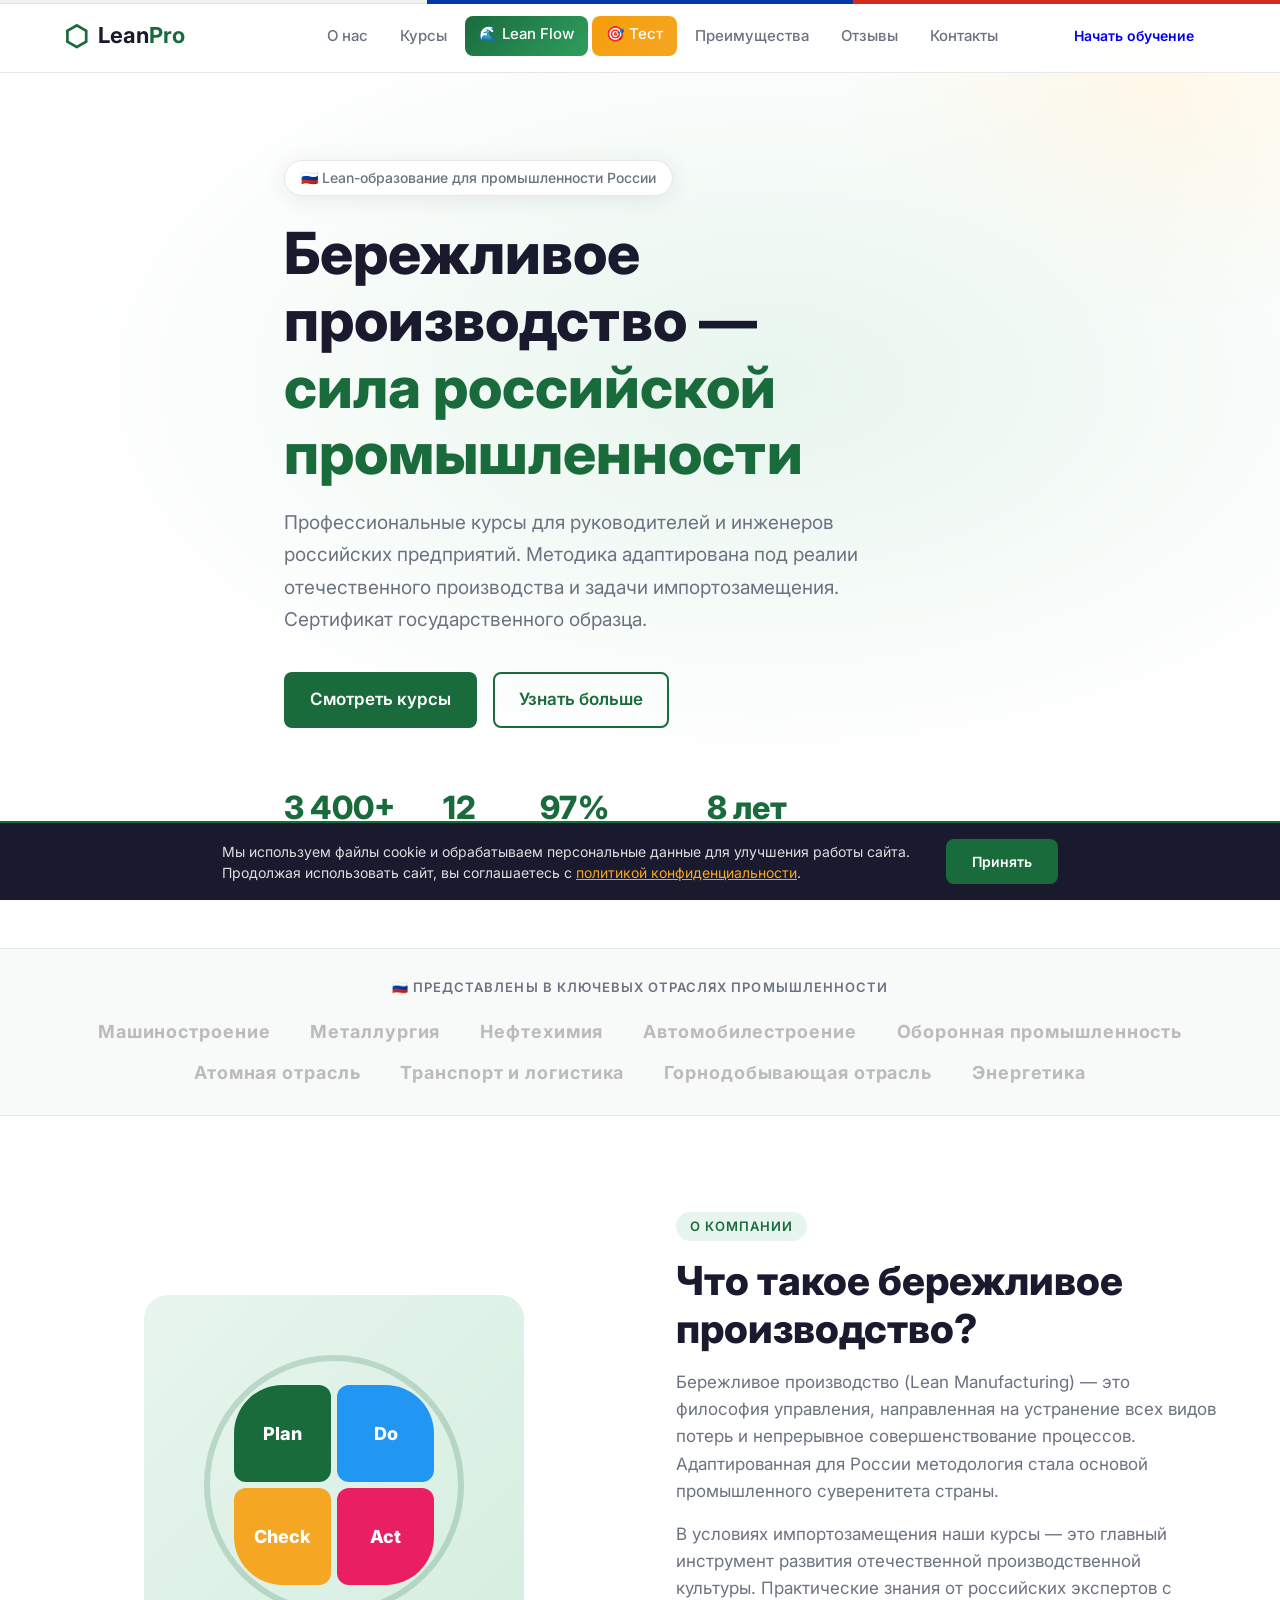
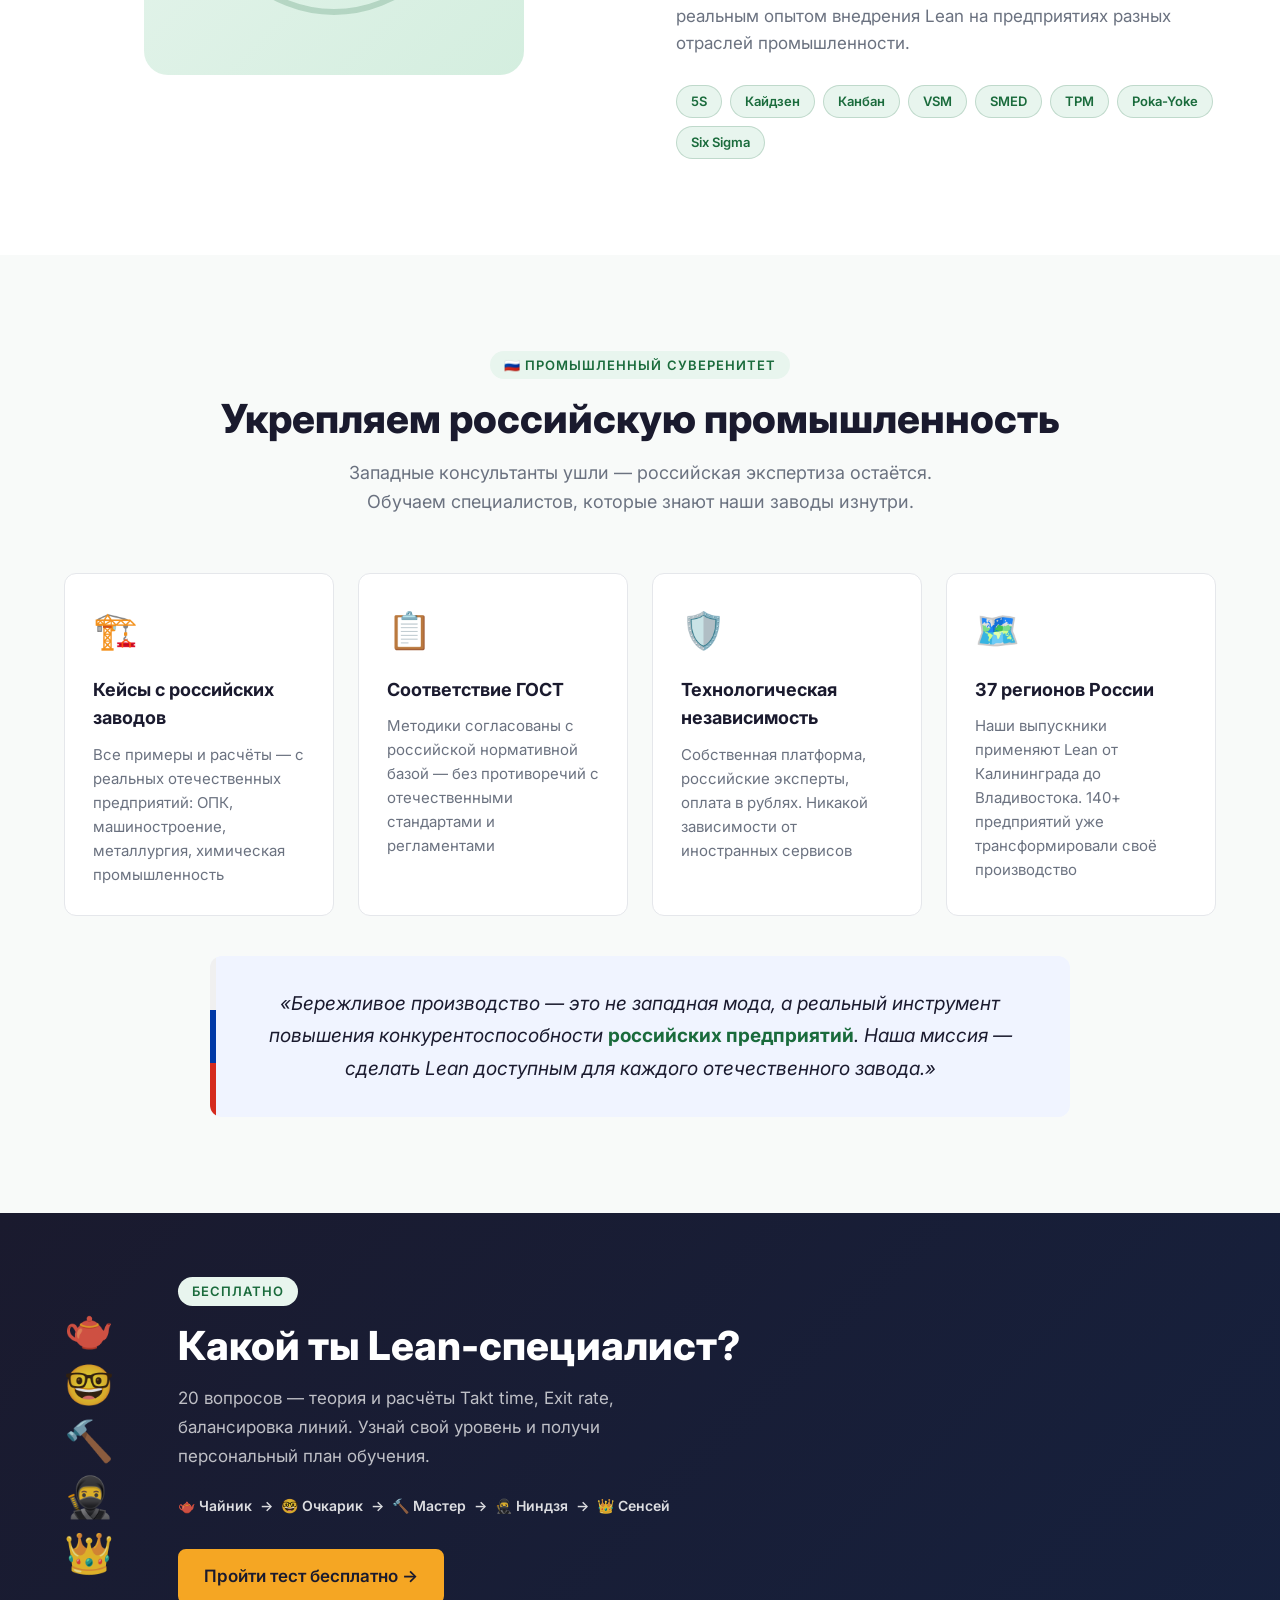
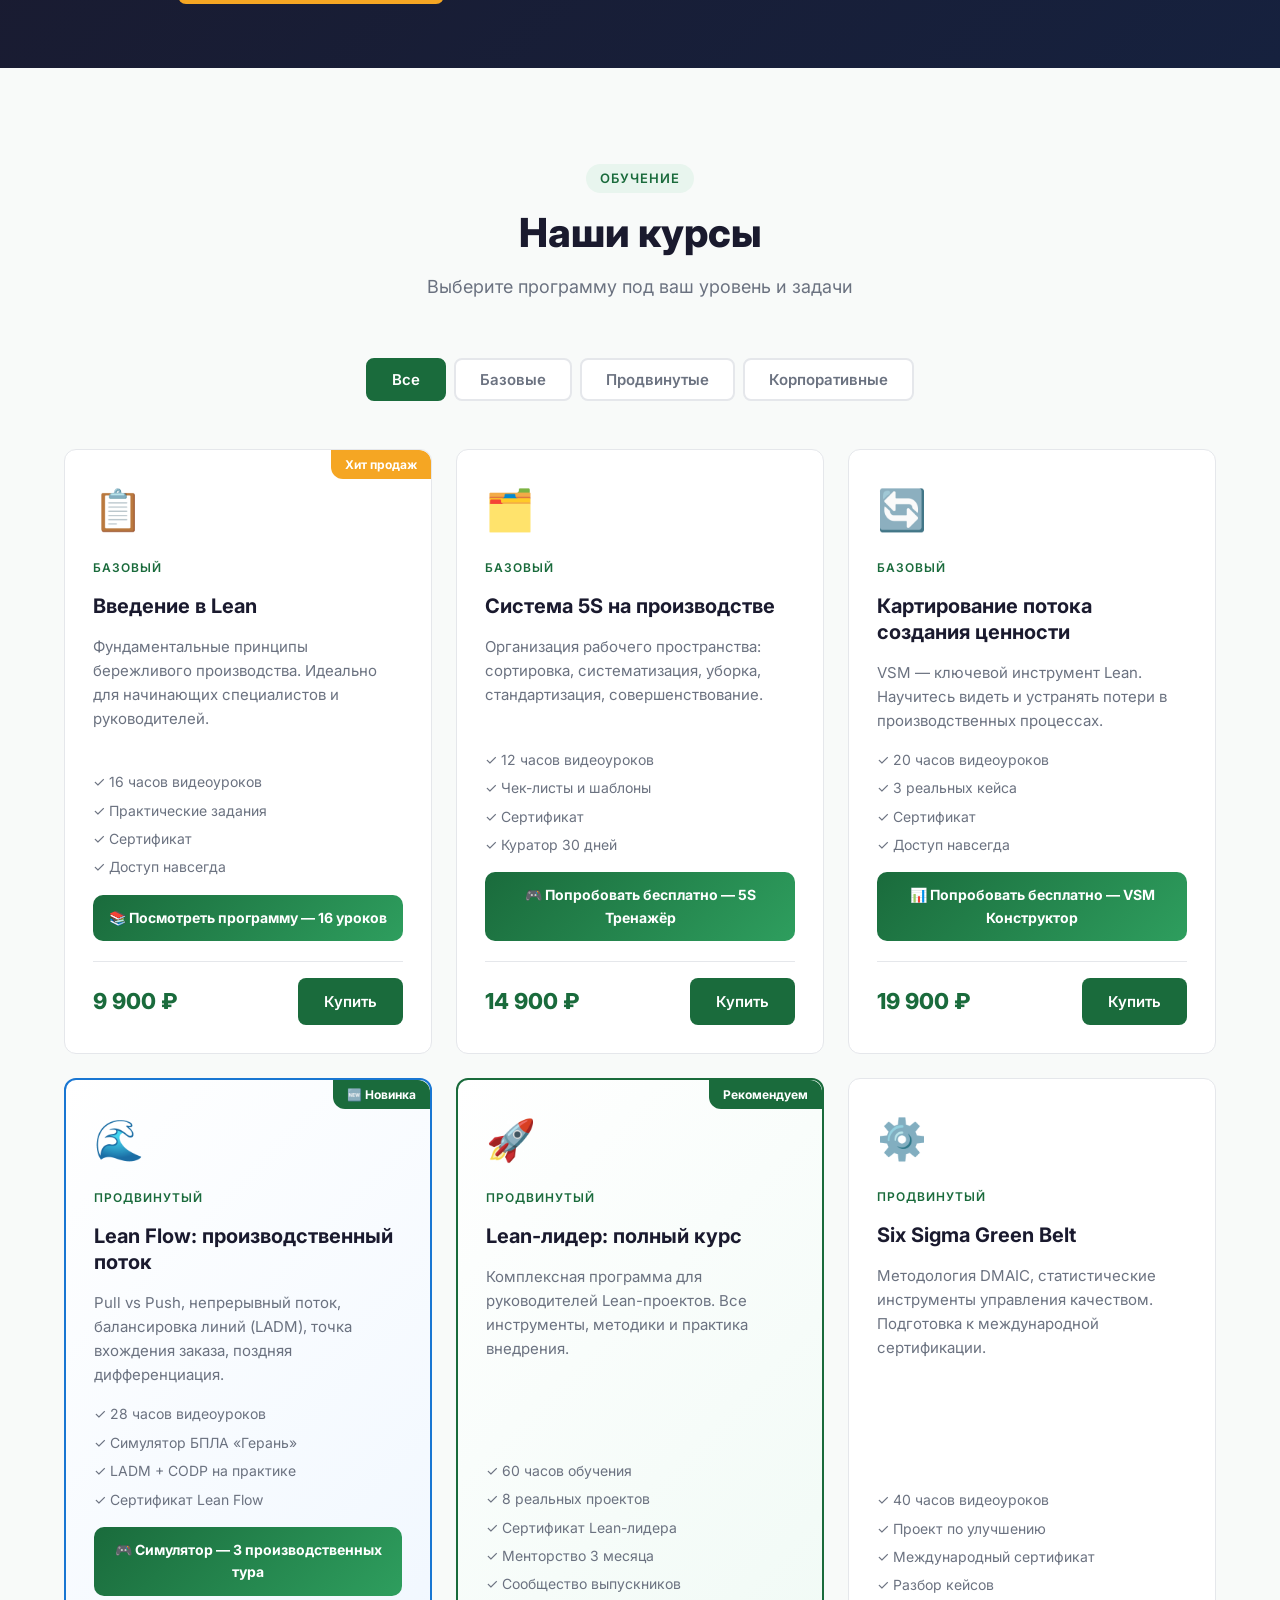
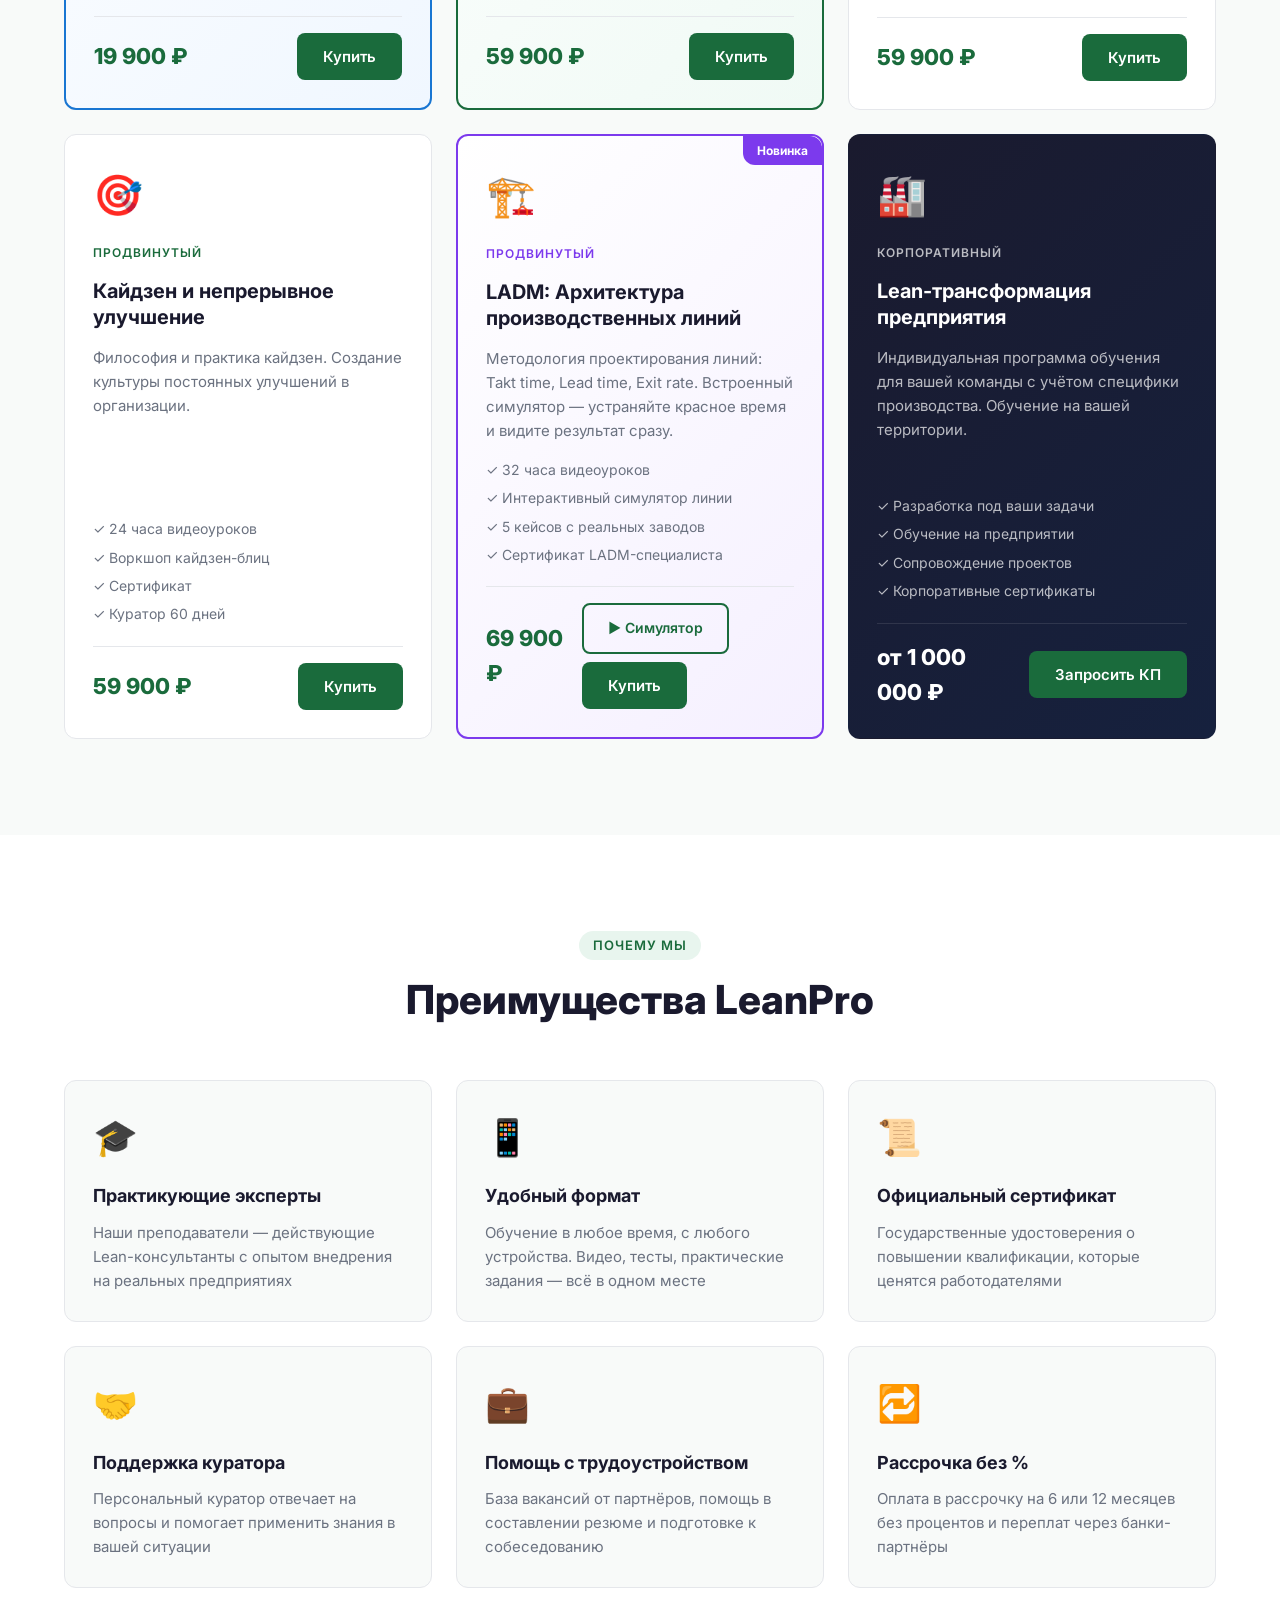
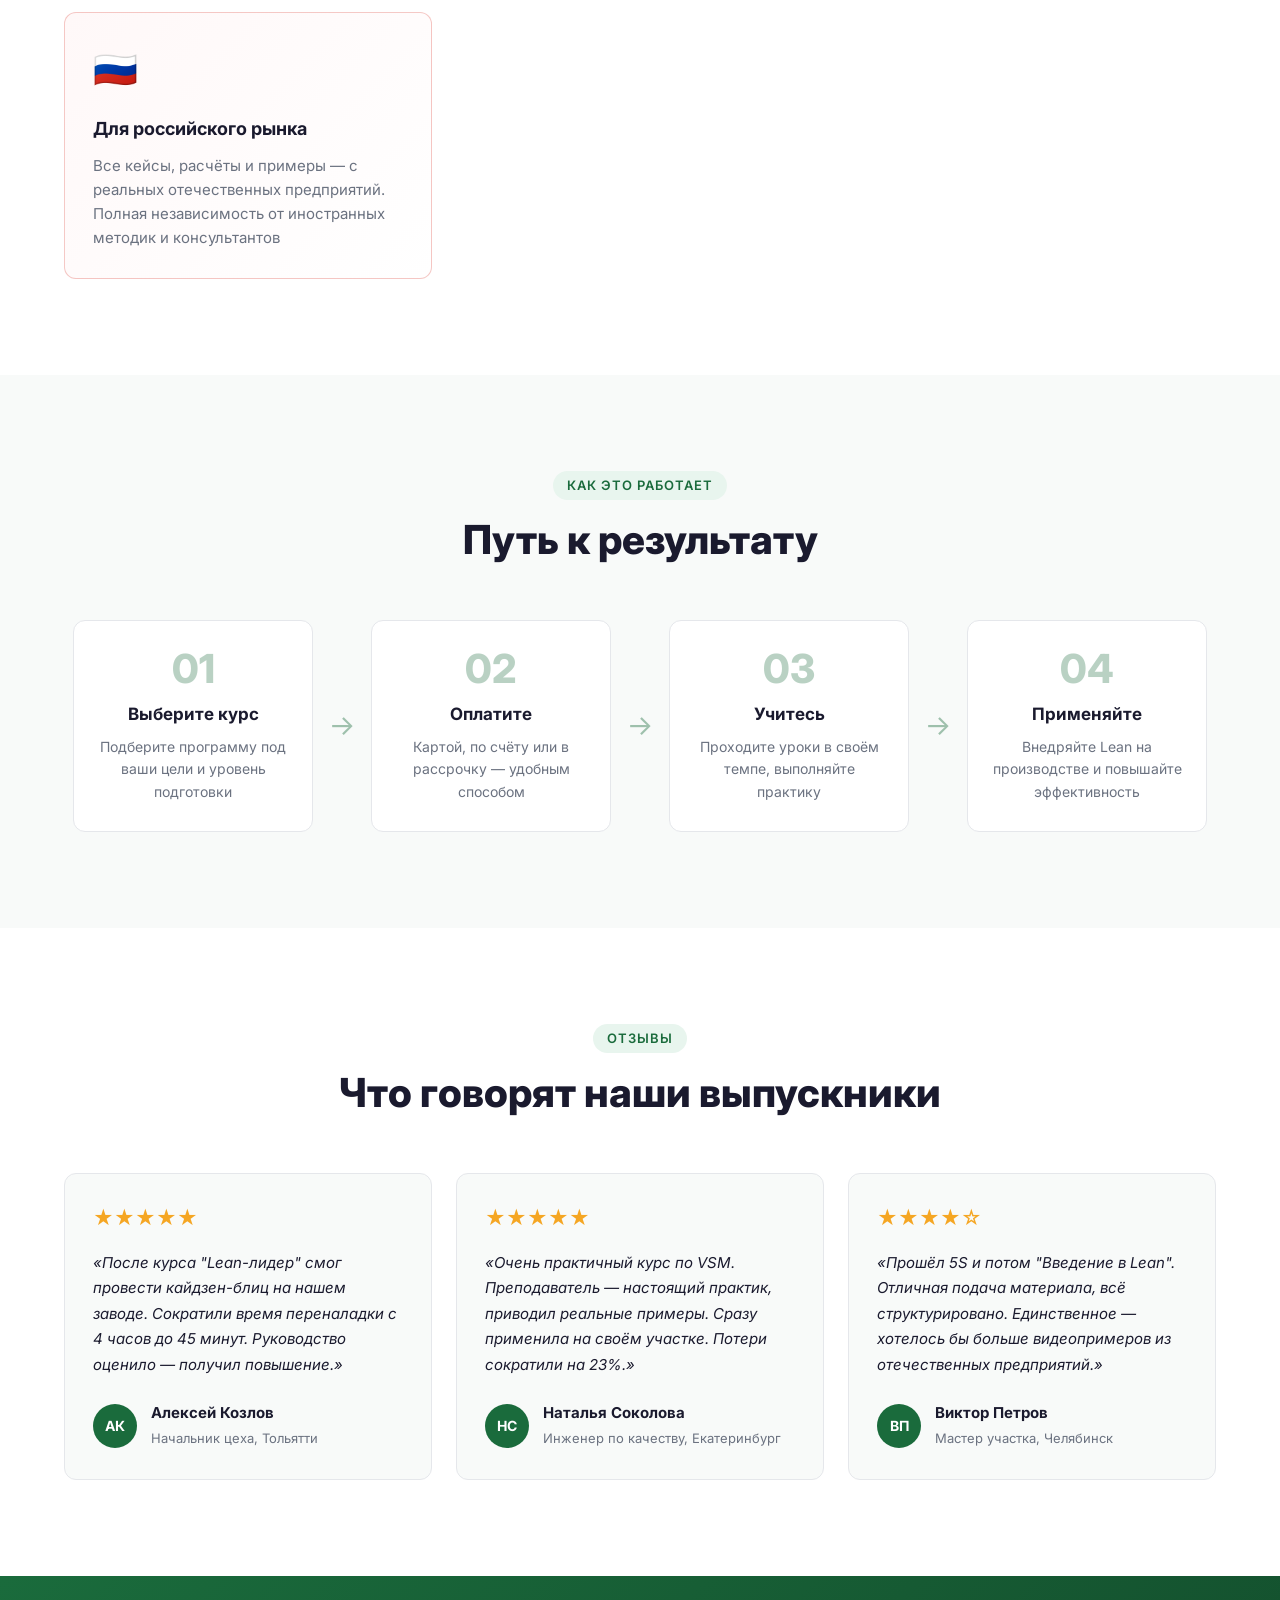
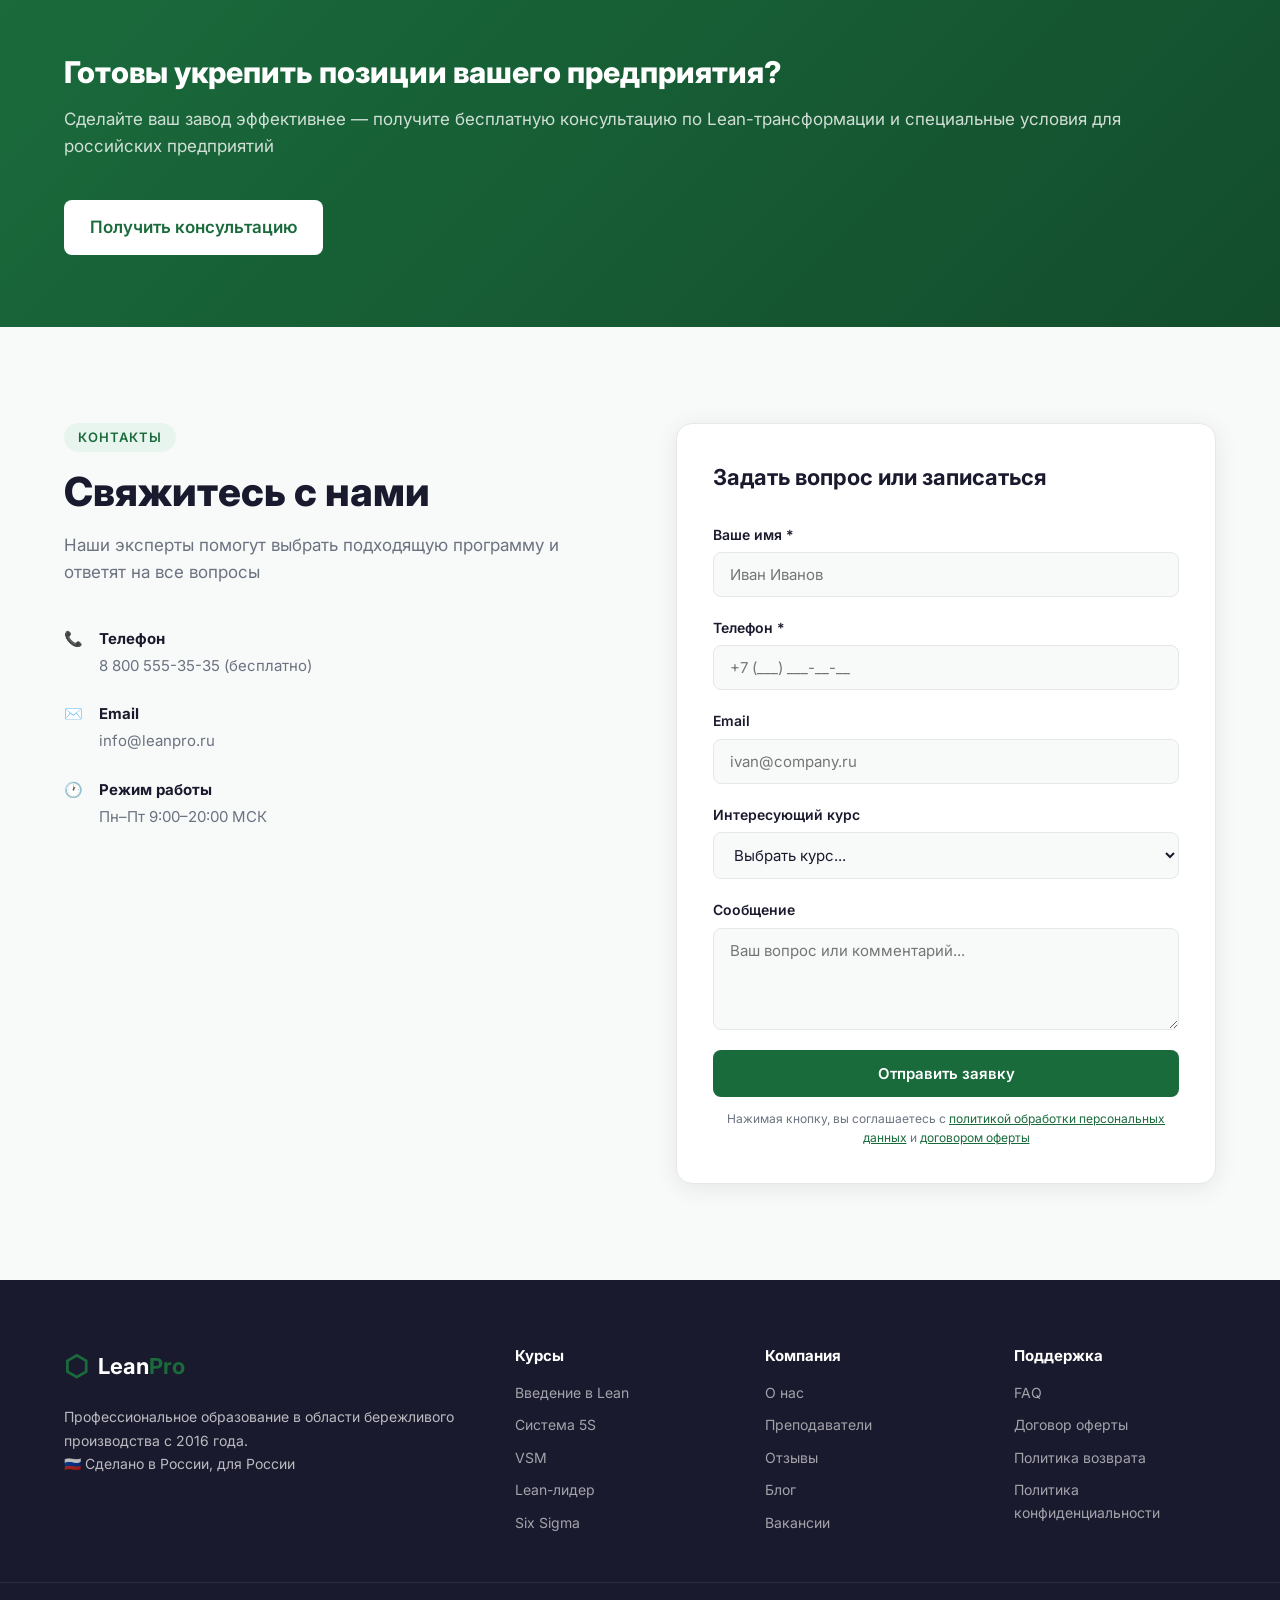
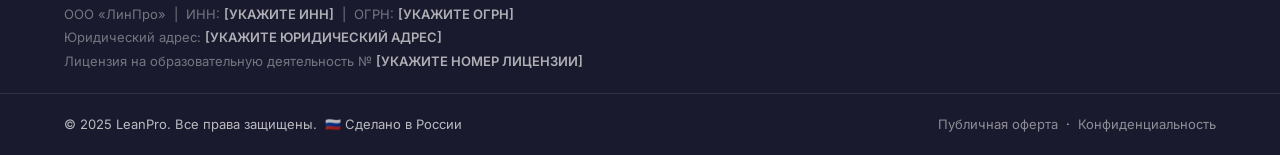
<file: index.html>
<!DOCTYPE html>
<html lang="ru">
<head>
  <meta charset="UTF-8" />
  <meta name="viewport" content="width=device-width, initial-scale=1.0" />
  <title>LeanPro — Курсы по бережливому производству</title>
  <meta name="description" content="LeanPro — профессиональные курсы по бережливому производству. Сертификат государственного образца. Онлайн-обучение Lean, 5S, VSM, Six Sigma." />
  <meta name="keywords" content="бережливое производство, lean, курсы lean, 5S, VSM, Six Sigma, кайдзен, обучение lean, лин производство" />
  <meta name="robots" content="index, follow" />
  <meta property="og:title" content="LeanPro — Курсы по бережливому производству" />
  <meta property="og:description" content="Профессиональные курсы Lean для руководителей и инженеров. Сертификат государственного образца." />
  <meta property="og:type" content="website" />
  <link rel="stylesheet" href="styles.css" />
  <link rel="preconnect" href="https://fonts.bunny.net" />
  <link href="https://fonts.bunny.net/css?family=inter:400,500,600,700,800&display=swap" rel="stylesheet" />
</head>
<body>

<!-- ===================== HEADER ===================== -->
<header class="header" id="header">
  <div class="container header__inner">
    <a href="#" class="logo">
      <span class="logo__icon">⬡</span>
      <span class="logo__text">Lean<strong>Pro</strong></span>
    </a>
    <nav class="nav" id="nav">
      <a href="#about" class="nav__link">О нас</a>
      <a href="#courses" class="nav__link">Курсы</a>
      <a href="lean-flow.html" class="nav__link nav__link--new">🌊 Lean Flow</a>
      <a href="quiz.html" class="nav__link nav__link--quiz">🎯 Тест</a>
      <a href="#benefits" class="nav__link">Преимущества</a>
      <a href="#reviews" class="nav__link">Отзывы</a>
      <a href="#contact" class="nav__link">Контакты</a>
    </nav>
    <a href="#courses" class="btn btn--sm header__cta">Начать обучение</a>
    <button class="burger" id="burger" aria-label="Меню">
      <span></span><span></span><span></span>
    </button>
  </div>
</header>

<!-- ===================== RUSSIA TOPBAR ===================== -->
<div class="russia-topbar"><span></span><span></span><span></span></div>

<!-- ===================== HERO ===================== -->
<section class="hero">
  <div class="container hero__inner">
    <div class="hero__badge">🇷🇺 Lean-образование для промышленности России</div>
    <h1 class="hero__title">Бережливое производство —<br/><span class="accent">сила российской промышленности</span></h1>
    <p class="hero__sub">Профессиональные курсы для руководителей и инженеров российских предприятий. Методика адаптирована под реалии отечественного производства и задачи импортозамещения. Сертификат государственного образца.</p>
    <div class="hero__actions">
      <a href="#courses" class="btn btn--primary btn--lg">Смотреть курсы</a>
      <a href="#about" class="btn btn--ghost btn--lg">Узнать больше</a>
    </div>
    <div class="hero__stats">
      <div class="stat"><span class="stat__num">3 400+</span><span class="stat__label">выпускников</span></div>
      <div class="stat"><span class="stat__num">12</span><span class="stat__label">курсов</span></div>
      <div class="stat"><span class="stat__num">97%</span><span class="stat__label">трудоустройство</span></div>
      <div class="stat"><span class="stat__num">8 лет</span><span class="stat__label">на рынке</span></div>
    </div>
  </div>
  <div class="hero__bg"></div>
</section>

<!-- ===================== LOGOS ===================== -->
<section class="partners">
  <div class="container">
    <p class="partners__label">🇷🇺 Представлены в ключевых отраслях промышленности</p>
    <div class="partners__list">
      <span class="partner">Машиностроение</span>
      <span class="partner">Металлургия</span>
      <span class="partner">Нефтехимия</span>
      <span class="partner">Автомобилестроение</span>
      <span class="partner">Оборонная промышленность</span>
      <span class="partner">Атомная отрасль</span>
      <span class="partner">Транспорт и логистика</span>
      <span class="partner">Горнодобывающая отрасль</span>
      <span class="partner">Энергетика</span>
    </div>
  </div>
</section>

<!-- ===================== ABOUT ===================== -->
<section class="about section" id="about">
  <div class="container about__inner">
    <div class="about__visual">
      <div class="about__img-wrap">
        <div class="about__img-placeholder">
          <div class="pdca">
            <div class="pdca__ring"></div>
            <div class="pdca__inner">
              <div class="pdca__item pdca__p">Plan</div>
              <div class="pdca__item pdca__d">Do</div>
              <div class="pdca__item pdca__c">Check</div>
              <div class="pdca__item pdca__a">Act</div>
            </div>
          </div>
        </div>
      </div>
    </div>
    <div class="about__content">
      <p class="section__tag">О компании</p>
      <h2 class="section__title">Что такое бережливое производство?</h2>
      <p class="about__text">Бережливое производство (Lean Manufacturing) — это философия управления, направленная на устранение всех видов потерь и непрерывное совершенствование процессов. Адаптированная для России методология стала основой промышленного суверенитета страны.</p>
      <p class="about__text">В условиях импортозамещения наши курсы — это главный инструмент развития отечественной производственной культуры. Практические знания от российских экспертов с реальным опытом внедрения Lean на предприятиях разных отраслей промышленности.</p>
      <div class="about__tools">
        <span class="tool-tag">5S</span>
        <span class="tool-tag">Кайдзен</span>
        <span class="tool-tag">Канбан</span>
        <span class="tool-tag">VSM</span>
        <span class="tool-tag">SMED</span>
        <span class="tool-tag">TPM</span>
        <span class="tool-tag">Poka-Yoke</span>
        <span class="tool-tag">Six Sigma</span>
      </div>
    </div>
  </div>
</section>

<!-- ===================== FOR RUSSIA ===================== -->
<section class="for-russia section">
  <div class="container">
    <div class="section__head">
      <p class="section__tag">🇷🇺 Промышленный суверенитет</p>
      <h2 class="section__title">Укрепляем российскую промышленность</h2>
      <p class="section__sub">Западные консультанты ушли — российская экспертиза остаётся. Обучаем специалистов, которые знают наши заводы изнутри.</p>
    </div>
    <div class="for-russia__grid">
      <div class="for-russia__card">
        <div class="for-russia__icon">🏗️</div>
        <h3>Кейсы с российских заводов</h3>
        <p>Все примеры и расчёты — с реальных отечественных предприятий: ОПК, машиностроение, металлургия, химическая промышленность</p>
      </div>
      <div class="for-russia__card">
        <div class="for-russia__icon">📋</div>
        <h3>Соответствие ГОСТ</h3>
        <p>Методики согласованы с российской нормативной базой — без противоречий с отечественными стандартами и регламентами</p>
      </div>
      <div class="for-russia__card">
        <div class="for-russia__icon">🛡️</div>
        <h3>Технологическая независимость</h3>
        <p>Собственная платформа, российские эксперты, оплата в рублях. Никакой зависимости от иностранных сервисов</p>
      </div>
      <div class="for-russia__card">
        <div class="for-russia__icon">🗺️</div>
        <h3>37 регионов России</h3>
        <p>Наши выпускники применяют Lean от Калининграда до Владивостока. 140+ предприятий уже трансформировали своё производство</p>
      </div>
    </div>
    <div class="for-russia__quote-wrap">
      <blockquote class="for-russia__quote">
        «Бережливое производство — это не западная мода, а реальный инструмент повышения конкурентоспособности <strong>российских предприятий</strong>. Наша миссия — сделать Lean доступным для каждого отечественного завода.»
      </blockquote>
    </div>
  </div>
</section>

<!-- ===================== QUIZ PROMO ===================== -->
<section class="quiz-promo">
  <div class="container quiz-promo__inner">
    <div class="quiz-promo__characters">
      <span class="qp-char qp-char--1">🫖</span>
      <span class="qp-char qp-char--2">🤓</span>
      <span class="qp-char qp-char--3">🔨</span>
      <span class="qp-char qp-char--4">🥷</span>
      <span class="qp-char qp-char--5">👑</span>
    </div>
    <div class="quiz-promo__content">
      <p class="section__tag">Бесплатно</p>
      <h2 class="quiz-promo__title">Какой ты Lean-специалист?</h2>
      <p class="quiz-promo__sub">20 вопросов — теория и расчёты Takt time, Exit rate, балансировка линий. Узнай свой уровень и получи персональный план обучения.</p>
      <div class="quiz-promo__levels">
        <span>🫖 Чайник</span>
        <span class="qp-arrow">→</span>
        <span>🤓 Очкарик</span>
        <span class="qp-arrow">→</span>
        <span>🔨 Мастер</span>
        <span class="qp-arrow">→</span>
        <span>🥷 Ниндзя</span>
        <span class="qp-arrow">→</span>
        <span>👑 Сенсей</span>
      </div>
      <a href="quiz.html" class="btn btn--primary btn--lg quiz-promo__btn">Пройти тест бесплатно →</a>
    </div>
  </div>
</section>

<!-- ===================== COURSES ===================== -->
<section class="courses section" id="courses">
  <div class="container">
    <div class="section__head">
      <p class="section__tag">Обучение</p>
      <h2 class="section__title">Наши курсы</h2>
      <p class="section__sub">Выберите программу под ваш уровень и задачи</p>
    </div>
    <div class="courses__tabs">
      <button class="tab active" data-filter="all">Все</button>
      <button class="tab" data-filter="base">Базовые</button>
      <button class="tab" data-filter="advanced">Продвинутые</button>
      <button class="tab" data-filter="corporate">Корпоративные</button>
    </div>
    <div class="courses__grid" id="coursesGrid">

      <div class="course-card" data-cat="base">
        <div class="course-card__badge">Хит продаж</div>
        <div class="course-card__icon">📋</div>
        <div class="course-card__cat">Базовый</div>
        <h3 class="course-card__title">Введение в Lean</h3>
        <p class="course-card__desc">Фундаментальные принципы бережливого производства. Идеально для начинающих специалистов и руководителей.</p>
        <ul class="course-card__features">
          <li>✓ 16 часов видеоуроков</li>
          <li>✓ Практические задания</li>
          <li>✓ Сертификат</li>
          <li>✓ Доступ навсегда</li>
        </ul>
        <a href="course-lean-intro.html" class="course-card__game-btn" target="_blank">
          📚 Посмотреть программу — 16 уроков
        </a>
        <div class="course-card__footer">
          <div class="course-card__price">
            <span class="price__cur">9 900 ₽</span>
          </div>
          <button class="btn btn--primary" onclick="openModal('Введение в Lean', '9 900 ₽')">Купить</button>
        </div>
      </div>

      <div class="course-card" data-cat="base">
        <div class="course-card__icon">🗂️</div>
        <div class="course-card__cat">Базовый</div>
        <h3 class="course-card__title">Система 5S на производстве</h3>
        <p class="course-card__desc">Организация рабочего пространства: сортировка, систематизация, уборка, стандартизация, совершенствование.</p>
        <ul class="course-card__features">
          <li>✓ 12 часов видеоуроков</li>
          <li>✓ Чек-листы и шаблоны</li>
          <li>✓ Сертификат</li>
          <li>✓ Куратор 30 дней</li>
        </ul>
        <a href="game-5s.html" class="course-card__game-btn" target="_blank">
          🎮 Попробовать бесплатно — 5S Тренажёр
        </a>
        <div class="course-card__footer">
          <div class="course-card__price">
            <span class="price__cur">14 900 ₽</span>
          </div>
          <button class="btn btn--primary" onclick="openModal('Система 5S на производстве', '14 900 ₽')">Купить</button>
        </div>
      </div>

      <div class="course-card" data-cat="base">
        <div class="course-card__icon">🔄</div>
        <div class="course-card__cat">Базовый</div>
        <h3 class="course-card__title">Картирование потока создания ценности</h3>
        <p class="course-card__desc">VSM — ключевой инструмент Lean. Научитесь видеть и устранять потери в производственных процессах.</p>
        <ul class="course-card__features">
          <li>✓ 20 часов видеоуроков</li>
          <li>✓ 3 реальных кейса</li>
          <li>✓ Сертификат</li>
          <li>✓ Доступ навсегда</li>
        </ul>
        <a href="vsm.html" class="course-card__game-btn" target="_blank">
          📊 Попробовать бесплатно — VSM Конструктор
        </a>
        <div class="course-card__footer">
          <div class="course-card__price">
            <span class="price__cur">19 900 ₽</span>
          </div>
          <button class="btn btn--primary" onclick="openModal('Картирование потока создания ценности', '19 900 ₽')">Купить</button>
        </div>
      </div>

      <div class="course-card course-card--lean-flow" data-cat="advanced">
        <div class="course-card__badge" style="background:var(--primary)">🆕 Новинка</div>
        <div class="course-card__icon">🌊</div>
        <div class="course-card__cat">Продвинутый</div>
        <h3 class="course-card__title">Lean Flow: производственный поток</h3>
        <p class="course-card__desc">Pull vs Push, непрерывный поток, балансировка линий (LADM), точка вхождения заказа, поздняя дифференциация.</p>
        <ul class="course-card__features">
          <li>✓ 28 часов видеоуроков</li>
          <li>✓ Симулятор БПЛА «Герань»</li>
          <li>✓ LADM + CODP на практике</li>
          <li>✓ Сертификат Lean Flow</li>
        </ul>
        <a href="lean-flow.html" class="course-card__game-btn" target="_blank">
          🎮 Симулятор — 3 производственных тура
        </a>
        <div class="course-card__footer">
          <div class="course-card__price">
            <span class="price__cur">19 900 ₽</span>
          </div>
          <button class="btn btn--primary" onclick="openModal('Lean Flow: производственный поток', '19 900 ₽')">Купить</button>
        </div>
      </div>

      <div class="course-card course-card--featured" data-cat="advanced">
        <div class="course-card__badge course-card__badge--gold">Рекомендуем</div>
        <div class="course-card__icon">🚀</div>
        <div class="course-card__cat">Продвинутый</div>
        <h3 class="course-card__title">Lean-лидер: полный курс</h3>
        <p class="course-card__desc">Комплексная программа для руководителей Lean-проектов. Все инструменты, методики и практика внедрения.</p>
        <ul class="course-card__features">
          <li>✓ 60 часов обучения</li>
          <li>✓ 8 реальных проектов</li>
          <li>✓ Сертификат Lean-лидера</li>
          <li>✓ Менторство 3 месяца</li>
          <li>✓ Сообщество выпускников</li>
        </ul>
        <div class="course-card__footer">
          <div class="course-card__price">
            <span class="price__cur">59 900 ₽</span>
          </div>
          <button class="btn btn--primary" onclick="openModal('Lean-лидер: полный курс', '59 900 ₽')">Купить</button>
        </div>
      </div>

      <div class="course-card" data-cat="advanced">
        <div class="course-card__icon">⚙️</div>
        <div class="course-card__cat">Продвинутый</div>
        <h3 class="course-card__title">Six Sigma Green Belt</h3>
        <p class="course-card__desc">Методология DMAIC, статистические инструменты управления качеством. Подготовка к международной сертификации.</p>
        <ul class="course-card__features">
          <li>✓ 40 часов видеоуроков</li>
          <li>✓ Проект по улучшению</li>
          <li>✓ Международный сертификат</li>
          <li>✓ Разбор кейсов</li>
        </ul>
        <div class="course-card__footer">
          <div class="course-card__price">
            <span class="price__cur">59 900 ₽</span>
          </div>
          <button class="btn btn--primary" onclick="openModal('Six Sigma Green Belt', '59 900 ₽')">Купить</button>
        </div>
      </div>

      <div class="course-card" data-cat="advanced">
        <div class="course-card__icon">🎯</div>
        <div class="course-card__cat">Продвинутый</div>
        <h3 class="course-card__title">Кайдзен и непрерывное улучшение</h3>
        <p class="course-card__desc">Философия и практика кайдзен. Создание культуры постоянных улучшений в организации.</p>
        <ul class="course-card__features">
          <li>✓ 24 часа видеоуроков</li>
          <li>✓ Воркшоп кайдзен-блиц</li>
          <li>✓ Сертификат</li>
          <li>✓ Куратор 60 дней</li>
        </ul>
        <div class="course-card__footer">
          <div class="course-card__price">
            <span class="price__cur">59 900 ₽</span>
          </div>
          <button class="btn btn--primary" onclick="openModal('Кайдзен и непрерывное улучшение', '59 900 ₽')">Купить</button>
        </div>
      </div>

      <div class="course-card course-card--ladm" data-cat="advanced">
        <div class="course-card__badge course-card__badge--new">Новинка</div>
        <div class="course-card__icon">🏗️</div>
        <div class="course-card__cat">Продвинутый</div>
        <h3 class="course-card__title">LADM: Архитектура производственных линий</h3>
        <p class="course-card__desc">Методология проектирования линий: Takt time, Lead time, Exit rate. Встроенный симулятор — устраняйте красное время и видите результат сразу.</p>
        <ul class="course-card__features">
          <li>✓ 32 часа видеоуроков</li>
          <li>✓ Интерактивный симулятор линии</li>
          <li>✓ 5 кейсов с реальных заводов</li>
          <li>✓ Сертификат LADM-специалиста</li>
        </ul>
        <div class="course-card__footer">
          <div class="course-card__price">
            <span class="price__cur">69 900 ₽</span>
          </div>
          <div style="display:flex;gap:8px;flex-wrap:wrap;align-items:center">
            <a href="ladm.html" class="btn btn--ghost btn--sm">▶ Симулятор</a>
            <button class="btn btn--primary" onclick="openModal('LADM: Архитектура производственных линий', '69 900 ₽')">Купить</button>
          </div>
        </div>
      </div>

      <div class="course-card course-card--corporate" data-cat="corporate">
        <div class="course-card__icon">🏭</div>
        <div class="course-card__cat">Корпоративный</div>
        <h3 class="course-card__title">Lean-трансформация предприятия</h3>
        <p class="course-card__desc">Индивидуальная программа обучения для вашей команды с учётом специфики производства. Обучение на вашей территории.</p>
        <ul class="course-card__features">
          <li>✓ Разработка под ваши задачи</li>
          <li>✓ Обучение на предприятии</li>
          <li>✓ Сопровождение проектов</li>
          <li>✓ Корпоративные сертификаты</li>
        </ul>
        <div class="course-card__footer">
          <div class="course-card__price">
            <span class="price__cur">от 1 000 000 ₽</span>
          </div>
          <button class="btn btn--primary" onclick="openModal('Lean-трансформация предприятия', 'от 1 000 000 ₽')">Запросить КП</button>
        </div>
      </div>

    </div>
  </div>
</section>

<!-- ===================== BENEFITS ===================== -->
<section class="benefits section" id="benefits">
  <div class="container">
    <div class="section__head">
      <p class="section__tag">Почему мы</p>
      <h2 class="section__title">Преимущества LeanPro</h2>
    </div>
    <div class="benefits__grid">
      <div class="benefit-card">
        <div class="benefit-card__icon">🎓</div>
        <h3>Практикующие эксперты</h3>
        <p>Наши преподаватели — действующие Lean-консультанты с опытом внедрения на реальных предприятиях</p>
      </div>
      <div class="benefit-card">
        <div class="benefit-card__icon">📱</div>
        <h3>Удобный формат</h3>
        <p>Обучение в любое время, с любого устройства. Видео, тесты, практические задания — всё в одном месте</p>
      </div>
      <div class="benefit-card">
        <div class="benefit-card__icon">📜</div>
        <h3>Официальный сертификат</h3>
        <p>Государственные удостоверения о повышении квалификации, которые ценятся работодателями</p>
      </div>
      <div class="benefit-card">
        <div class="benefit-card__icon">🤝</div>
        <h3>Поддержка куратора</h3>
        <p>Персональный куратор отвечает на вопросы и помогает применить знания в вашей ситуации</p>
      </div>
      <div class="benefit-card">
        <div class="benefit-card__icon">💼</div>
        <h3>Помощь с трудоустройством</h3>
        <p>База вакансий от партнёров, помощь в составлении резюме и подготовке к собеседованию</p>
      </div>
      <div class="benefit-card">
        <div class="benefit-card__icon">🔁</div>
        <h3>Рассрочка без %</h3>
        <p>Оплата в рассрочку на 6 или 12 месяцев без процентов и переплат через банки-партнёры</p>
      </div>
      <div class="benefit-card benefit-card--russia">
        <div class="benefit-card__icon">🇷🇺</div>
        <h3>Для российского рынка</h3>
        <p>Все кейсы, расчёты и примеры — с реальных отечественных предприятий. Полная независимость от иностранных методик и консультантов</p>
      </div>
    </div>
  </div>
</section>

<!-- ===================== PROCESS ===================== -->
<section class="process section">
  <div class="container">
    <div class="section__head">
      <p class="section__tag">Как это работает</p>
      <h2 class="section__title">Путь к результату</h2>
    </div>
    <div class="process__steps">
      <div class="process__step">
        <div class="step__num">01</div>
        <div class="step__content">
          <h3>Выберите курс</h3>
          <p>Подберите программу под ваши цели и уровень подготовки</p>
        </div>
      </div>
      <div class="process__arrow">→</div>
      <div class="process__step">
        <div class="step__num">02</div>
        <div class="step__content">
          <h3>Оплатите</h3>
          <p>Картой, по счёту или в рассрочку — удобным способом</p>
        </div>
      </div>
      <div class="process__arrow">→</div>
      <div class="process__step">
        <div class="step__num">03</div>
        <div class="step__content">
          <h3>Учитесь</h3>
          <p>Проходите уроки в своём темпе, выполняйте практику</p>
        </div>
      </div>
      <div class="process__arrow">→</div>
      <div class="process__step">
        <div class="step__num">04</div>
        <div class="step__content">
          <h3>Применяйте</h3>
          <p>Внедряйте Lean на производстве и повышайте эффективность</p>
        </div>
      </div>
    </div>
  </div>
</section>

<!-- ===================== REVIEWS ===================== -->
<section class="reviews section" id="reviews">
  <div class="container">
    <div class="section__head">
      <p class="section__tag">Отзывы</p>
      <h2 class="section__title">Что говорят наши выпускники</h2>
    </div>
    <div class="reviews__grid">
      <div class="review-card">
        <div class="review-card__stars">★★★★★</div>
        <p class="review-card__text">«После курса "Lean-лидер" смог провести кайдзен-блиц на нашем заводе. Сократили время переналадки с 4 часов до 45 минут. Руководство оценило — получил повышение.»</p>
        <div class="review-card__author">
          <div class="author__avatar">АК</div>
          <div>
            <strong>Алексей Козлов</strong>
            <span>Начальник цеха, Тольятти</span>
          </div>
        </div>
      </div>
      <div class="review-card">
        <div class="review-card__stars">★★★★★</div>
        <p class="review-card__text">«Очень практичный курс по VSM. Преподаватель — настоящий практик, приводил реальные примеры. Сразу применила на своём участке. Потери сократили на 23%.»</p>
        <div class="review-card__author">
          <div class="author__avatar">НС</div>
          <div>
            <strong>Наталья Соколова</strong>
            <span>Инженер по качеству, Екатеринбург</span>
          </div>
        </div>
      </div>
      <div class="review-card">
        <div class="review-card__stars">★★★★☆</div>
        <p class="review-card__text">«Прошёл 5S и потом "Введение в Lean". Отличная подача материала, всё структурировано. Единственное — хотелось бы больше видеопримеров из отечественных предприятий.»</p>
        <div class="review-card__author">
          <div class="author__avatar">ВП</div>
          <div>
            <strong>Виктор Петров</strong>
            <span>Мастер участка, Челябинск</span>
          </div>
        </div>
      </div>
    </div>
  </div>
</section>

<!-- ===================== CTA BANNER ===================== -->
<section class="cta-banner">
  <div class="container cta-banner__inner">
    <div class="cta-banner__content">
      <h2>Готовы укрепить позиции вашего предприятия?</h2>
      <p>Сделайте ваш завод эффективнее — получите бесплатную консультацию по Lean-трансформации и специальные условия для российских предприятий</p>
    </div>
    <a href="#contact" class="btn btn--white btn--lg">Получить консультацию</a>
  </div>
</section>

<!-- ===================== CONTACT ===================== -->
<section class="contact section" id="contact">
  <div class="container contact__inner">
    <div class="contact__info">
      <p class="section__tag">Контакты</p>
      <h2 class="section__title">Свяжитесь с нами</h2>
      <p class="contact__sub">Наши эксперты помогут выбрать подходящую программу и ответят на все вопросы</p>
      <div class="contact__items">
        <div class="contact__item">
          <span class="contact__icon">📞</span>
          <div>
            <strong>Телефон</strong>
            <span>8 800 555-35-35 (бесплатно)</span>
          </div>
        </div>
        <div class="contact__item">
          <span class="contact__icon">✉️</span>
          <div>
            <strong>Email</strong>
            <span>info@leanpro.ru</span>
          </div>
        </div>
        <div class="contact__item">
          <span class="contact__icon">🕐</span>
          <div>
            <strong>Режим работы</strong>
            <span>Пн–Пт 9:00–20:00 МСК</span>
          </div>
        </div>
      </div>
    </div>
    <form class="contact__form" id="contactForm" onsubmit="submitForm(event)">
      <h3>Задать вопрос или записаться</h3>
      <div class="form__group">
        <label>Ваше имя *</label>
        <input type="text" name="name" placeholder="Иван Иванов" required />
      </div>
      <div class="form__group">
        <label>Телефон *</label>
        <input type="tel" name="phone" placeholder="+7 (___) ___-__-__" required />
      </div>
      <div class="form__group">
        <label>Email</label>
        <input type="email" name="email" placeholder="ivan@company.ru" />
      </div>
      <div class="form__group">
        <label>Интересующий курс</label>
        <select name="course">
          <option value="">Выбрать курс...</option>
          <option>Введение в Lean</option>
          <option>Система 5S на производстве</option>
          <option>Картирование потока создания ценности</option>
          <option>Lean-лидер: полный курс</option>
          <option>Six Sigma Green Belt</option>
          <option>LADM: Архитектура производственных линий</option>
          <option>Кайдзен и непрерывное улучшение</option>
          <option>Lean-трансформация предприятия</option>
        </select>
      </div>
      <div class="form__group">
        <label>Сообщение</label>
        <textarea name="message" rows="4" placeholder="Ваш вопрос или комментарий..."></textarea>
      </div>
      <button type="submit" class="btn btn--primary btn--full">Отправить заявку</button>
      <p class="form__note">Нажимая кнопку, вы соглашаетесь с <a href="privacy.html" target="_blank">политикой обработки персональных данных</a> и <a href="offer.html" target="_blank">договором оферты</a></p>
    </form>
  </div>
</section>

<!-- ===================== FOOTER ===================== -->
<footer class="footer">
  <div class="container footer__inner">
    <div class="footer__brand">
      <a href="#" class="logo">
        <span class="logo__icon">⬡</span>
        <span class="logo__text">Lean<strong>Pro</strong></span>
      </a>
      <p>Профессиональное образование в области бережливого производства с 2016 года.<br>🇷🇺 Сделано в России, для России</p>
    </div>
    <div class="footer__col">
      <strong>Курсы</strong>
      <a href="#">Введение в Lean</a>
      <a href="#">Система 5S</a>
      <a href="#">VSM</a>
      <a href="#">Lean-лидер</a>
      <a href="#">Six Sigma</a>
    </div>
    <div class="footer__col">
      <strong>Компания</strong>
      <a href="#">О нас</a>
      <a href="#">Преподаватели</a>
      <a href="#">Отзывы</a>
      <a href="#">Блог</a>
      <a href="#">Вакансии</a>
    </div>
    <div class="footer__col">
      <strong>Поддержка</strong>
      <a href="#">FAQ</a>
      <a href="offer.html">Договор оферты</a>
      <a href="refund.html">Политика возврата</a>
      <a href="privacy.html">Политика конфиденциальности</a>
    </div>
  </div>
  <div class="footer__legal">
    <div class="container">
      <p>ООО «ЛинПро» &nbsp;|&nbsp; ИНН: <strong>[УКАЖИТЕ ИНН]</strong> &nbsp;|&nbsp; ОГРН: <strong>[УКАЖИТЕ ОГРН]</strong></p>
      <p>Юридический адрес: <strong>[УКАЖИТЕ ЮРИДИЧЕСКИЙ АДРЕС]</strong></p>
      <p>Лицензия на образовательную деятельность № <strong>[УКАЖИТЕ НОМЕР ЛИЦЕНЗИИ]</strong></p>
    </div>
  </div>
  <div class="footer__bottom">
    <div class="container">
      <span>© 2025 LeanPro. Все права защищены. &nbsp;🇷🇺 Сделано в России</span>
      <span><a href="offer.html" style="color:rgba(255,255,255,0.5);text-decoration:none;">Публичная оферта</a> &nbsp;·&nbsp; <a href="privacy.html" style="color:rgba(255,255,255,0.5);text-decoration:none;">Конфиденциальность</a></span>
    </div>
  </div>
</footer>

<!-- ===================== MODAL ===================== -->
<div class="modal-overlay" id="modalOverlay" onclick="closeModal()">
  <div class="modal" onclick="event.stopPropagation()">
    <button class="modal__close" onclick="closeModal()">✕</button>
    <div class="modal__icon">🛒</div>
    <h3 class="modal__title" id="modalTitle">Оформление заказа</h3>
    <p class="modal__price" id="modalPrice"></p>
    <form onsubmit="submitOrder(event)">
      <div class="form__group">
        <label>Имя *</label>
        <input type="text" placeholder="Ваше имя" required />
      </div>
      <div class="form__group">
        <label>Телефон *</label>
        <input type="tel" placeholder="+7 (___) ___-__-__" required />
      </div>
      <div class="form__group">
        <label>Email *</label>
        <input type="email" placeholder="your@email.ru" required />
      </div>
      <div class="form__group">
        <label>Способ оплаты</label>
        <select>
          <option>Банковская карта</option>
          <option>Рассрочка 6 месяцев (без %)</option>
          <option>Рассрочка 12 месяцев (без %)</option>
          <option>По счёту (для юр. лиц)</option>
        </select>
      </div>
      <button type="submit" class="btn btn--primary btn--full">Подтвердить заказ</button>
    </form>
  </div>
</div>

<!-- ===================== SUCCESS TOAST ===================== -->
<div class="toast" id="toast"></div>

<script src="script.js"></script>

<!-- ===================== COOKIE BANNER ===================== -->
<div class="cookie-banner" id="cookieBanner">
  <div class="cookie-banner__text">
    Мы используем файлы cookie и обрабатываем персональные данные для улучшения работы сайта. Продолжая использовать сайт, вы соглашаетесь с <a href="privacy.html">политикой конфиденциальности</a>.
  </div>
  <button class="btn btn--primary btn--sm" id="cookieAccept">Принять</button>
</div>
<script>
  (function() {
    var banner = document.getElementById('cookieBanner');
    if (!localStorage.getItem('cookieAccepted')) {
      banner.classList.add('visible');
    }
    document.getElementById('cookieAccept').addEventListener('click', function() {
      localStorage.setItem('cookieAccepted', '1');
      banner.classList.remove('visible');
    });
  })();
</script>
</body>
</html>
</file>
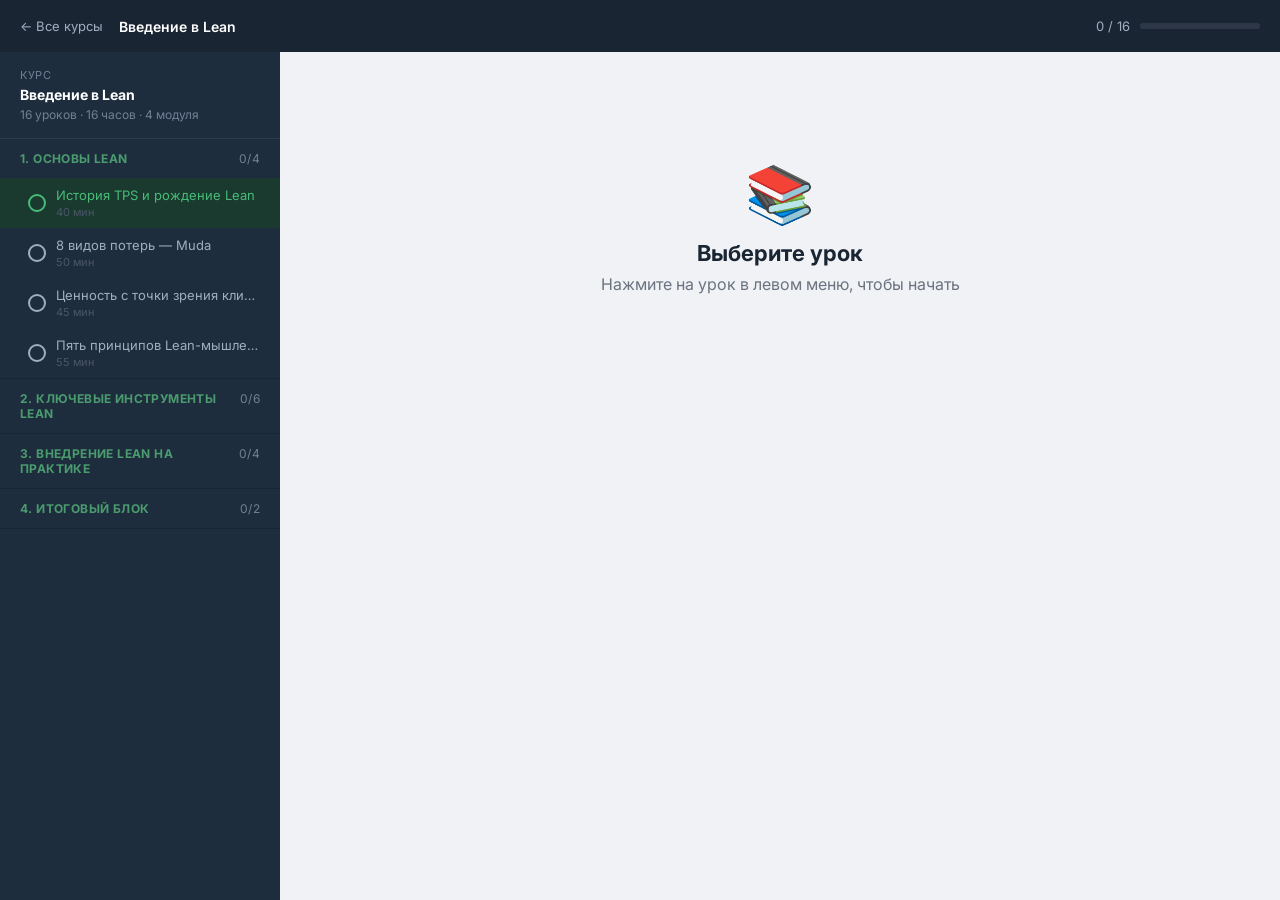
<file: course-lean-intro.html>
<!DOCTYPE html>
<html lang="ru">
<head>
<meta charset="UTF-8"/>
<meta name="viewport" content="width=device-width,initial-scale=1.0"/>
<title>Введение в Lean — LeanPro</title>
<link rel="preconnect" href="https://fonts.bunny.net"/>
<link href="https://fonts.bunny.net/css?family=inter:400,500,600,700,800&display=swap" rel="stylesheet"/>
<style>
*{box-sizing:border-box;margin:0;padding:0}
body{font-family:'Inter',sans-serif;background:#f0f2f5;color:#1a2533;min-height:100vh;display:flex;flex-direction:column}
.cp-topbar{background:#1a2533;color:#fff;padding:0 20px;height:52px;display:flex;align-items:center;gap:16px;position:sticky;top:0;z-index:100;flex-shrink:0}
.cp-topbar__back{color:#a0aec0;text-decoration:none;font-size:13px;display:flex;align-items:center;gap:6px;transition:color .2s}
.cp-topbar__back:hover{color:#fff}
.cp-topbar__title{font-size:14px;font-weight:600;flex:1}
.cp-topbar__prog{display:flex;align-items:center;gap:10px;font-size:13px;color:#a0aec0}
.cp-topbar__bar{width:120px;height:6px;background:#2d3748;border-radius:3px;overflow:hidden}
.cp-topbar__fill{height:100%;background:#48bb78;border-radius:3px;transition:width .4s}
.sidebar-toggle{display:none;background:none;border:none;color:#fff;font-size:22px;cursor:pointer;padding:4px 8px}
@media(max-width:768px){.sidebar-toggle{display:block}}
.cp-layout{display:grid;grid-template-columns:280px 1fr;flex:1;min-height:0}
@media(max-width:768px){.cp-layout{grid-template-columns:1fr}}
.cp-sidebar{background:#1e2d3d;overflow-y:auto;max-height:calc(100vh - 52px);position:sticky;top:52px}
@media(max-width:768px){.cp-sidebar{position:fixed;left:-280px;top:52px;bottom:0;z-index:90;width:280px;transition:left .3s;max-height:none}}
.cp-sidebar.open{left:0}
.sidebar-course{padding:16px 20px;border-bottom:1px solid #2d3a4a}
.sidebar-course__label{font-size:11px;color:#718096;text-transform:uppercase;letter-spacing:.6px;margin-bottom:4px}
.sidebar-course__name{font-size:14px;font-weight:700;color:#fff}
.sidebar-course__meta{font-size:12px;color:#718096;margin-top:4px}
.sidebar-module{border-bottom:1px solid #1a2533}
.sidebar-module__head{padding:12px 20px;font-size:12px;font-weight:700;color:#4a9c6f;text-transform:uppercase;letter-spacing:.4px;display:flex;justify-content:space-between;cursor:pointer;user-select:none}
.sidebar-module__head:hover{background:#243446}
.sidebar-module__count{font-weight:400;color:#718096}
.sidebar-module__lessons{display:none}
.sidebar-module.expanded .sidebar-module__lessons{display:block}
.sidebar-lesson{display:flex;align-items:center;gap:10px;padding:9px 20px 9px 28px;font-size:13px;color:#a0aec0;cursor:pointer;transition:all .15s}
.sidebar-lesson:hover{background:#243446;color:#e2e8f0}
.sidebar-lesson.active{background:#1a3a2f;color:#48bb78}
.sidebar-lesson.done .sl-check{background:#48bb78;border-color:#48bb78;color:#fff}
.sl-check{width:18px;height:18px;border-radius:50%;border:2px solid currentColor;flex-shrink:0;display:flex;align-items:center;justify-content:center;font-size:10px}
.sl-info{flex:1;min-width:0}
.sl-title{white-space:nowrap;overflow:hidden;text-overflow:ellipsis;display:block}
.sl-dur{font-size:11px;color:#4a5568;margin-top:1px}
.cp-main{overflow-y:auto;max-height:calc(100vh - 52px)}
.cp-content{max-width:860px;margin:0 auto;padding:28px 24px 60px}
.lesson-video{background:#000;border-radius:12px;overflow:hidden;position:relative;aspect-ratio:16/9;margin-bottom:28px}
.lesson-video__ph{position:absolute;inset:0;display:flex;align-items:center;justify-content:center;flex-direction:column;gap:12px;background:linear-gradient(135deg,#0d1117,#1a2533)}
.lesson-video__icon{font-size:60px;opacity:.5}
.lesson-video__title{color:rgba(255,255,255,.8);font-size:17px;font-weight:600;text-align:center;padding:0 32px}
.lesson-video__label{color:rgba(255,255,255,.4);font-size:13px}
.lesson-video iframe{position:absolute;inset:0;width:100%;height:100%;border:none}
.lesson-header{margin-bottom:22px}
.lesson-header__meta{display:flex;gap:10px;align-items:center;margin-bottom:10px;flex-wrap:wrap}
.lbadge{padding:3px 10px;border-radius:20px;font-size:12px;font-weight:600}
.lbadge--mod{background:#e8f5e9;color:#1a6b3c}
.lbadge--dur{background:#e3f2fd;color:#1565c0}
.lesson-header__title{font-size:24px;font-weight:800;color:#1a2533;line-height:1.2}
.lesson-header__sub{font-size:14px;color:#6b7280;margin-top:8px}
.ts{background:#fff;border-radius:12px;padding:22px;margin-bottom:18px;border:1px solid #e5e7eb}
.ts h3{font-size:16px;font-weight:700;color:#1a2533;margin-bottom:12px;padding-bottom:10px;border-bottom:2px solid #e8f5e9}
.ts p{font-size:15px;line-height:1.7;color:#374151;margin-bottom:10px}
.ts p:last-child{margin-bottom:0}
.ts ul,.ts ol{padding-left:20px;margin-bottom:10px}
.ts li{font-size:15px;line-height:1.65;color:#374151;margin-bottom:5px}
.ts strong{color:#1a2533}
.ib{background:#e8f5e9;border-left:4px solid #1a6b3c;border-radius:0 8px 8px 0;padding:12px 16px;margin:12px 0;font-size:14px;color:#1a3a2f;line-height:1.55}
.wb{background:#fff8e1;border-left:4px solid #ffc107;border-radius:0 8px 8px 0;padding:12px 16px;margin:12px 0;font-size:14px;color:#5d4037;line-height:1.55}
.wgrid{display:grid;grid-template-columns:repeat(auto-fill,minmax(210px,1fr));gap:10px;margin:12px 0}
.wcard{background:#f8f9fa;border:1px solid #e5e7eb;border-radius:8px;padding:12px}
.wcard__n{font-size:11px;font-weight:700;color:#6b7280;margin-bottom:3px}
.wcard__name{font-size:14px;font-weight:700;color:#1a2533;margin-bottom:3px}
.wcard__desc{font-size:12px;color:#6b7280}
.wcard__ex{font-size:12px;color:#1a6b3c;margin-top:3px;font-style:italic}
.plist{display:flex;flex-direction:column;gap:8px;margin:12px 0}
.pitem{display:flex;gap:12px;align-items:flex-start;background:#f8f9fa;border-radius:8px;padding:12px}
.pitem__n{width:26px;height:26px;background:#1a6b3c;color:#fff;border-radius:50%;display:flex;align-items:center;justify-content:center;font-size:13px;font-weight:700;flex-shrink:0}
.pitem__b h4{font-size:14px;font-weight:700;color:#1a2533;margin-bottom:2px}
.pitem__b p{font-size:13px;color:#6b7280;line-height:1.5}
.s5grid{display:grid;grid-template-columns:repeat(5,1fr);gap:8px;margin:12px 0}
@media(max-width:600px){.s5grid{grid-template-columns:repeat(2,1fr)}}
.s5c{background:#f8f9fa;border-radius:8px;padding:10px;text-align:center;border-top:3px solid}
.s5c__jp{font-size:10px;color:#6b7280;margin-bottom:2px}
.s5c__ru{font-size:13px;font-weight:700;color:#1a2533}
.s5c__d{font-size:11px;color:#6b7280;margin-top:3px}
.mtable{width:100%;border-collapse:collapse;margin:12px 0;font-size:13px}
.mtable th{background:#1a2533;color:#fff;padding:8px 12px;text-align:left}
.mtable td{padding:8px 12px;border-bottom:1px solid #e5e7eb;color:#374151}
.mtable tr:nth-child(even) td{background:#f8f9fa}
.tl{display:flex;flex-direction:column;margin:12px 0}
.tli{display:flex;gap:0}
.tl-dc{display:flex;flex-direction:column;align-items:center;width:32px;flex-shrink:0}
.tl-dot{width:12px;height:12px;border-radius:50%;background:#1a6b3c;margin-top:4px}
.tl-line{width:2px;background:#e5e7eb;flex:1;min-height:12px}
.tli:last-child .tl-line{display:none}
.tl-cnt{padding:0 0 16px 12px;flex:1}
.tl-cnt h4{font-size:14px;font-weight:700;color:#1a2533;margin-bottom:2px}
.tl-cnt p{font-size:13px;color:#6b7280;line-height:1.5}
.tl-cnt span{font-size:11px;color:#1a6b3c;font-weight:600}
.key-terms{background:#fff;border-radius:12px;padding:22px;margin-bottom:18px;border:1px solid #e5e7eb}
.key-terms h3{font-size:16px;font-weight:700;margin-bottom:12px;color:#1a2533}
.term-list{display:flex;flex-direction:column;gap:8px}
.term-item{display:flex;gap:10px;align-items:flex-start}
.term-item__b{background:#1a6b3c;color:#fff;border-radius:6px;padding:3px 8px;font-size:12px;font-weight:700;white-space:nowrap;flex-shrink:0;margin-top:2px}
.term-item__d{font-size:14px;color:#374151;line-height:1.5}
.task-box{background:linear-gradient(135deg,#e8f5e9,#f1f8e9);border:1px solid #a5d6a7;border-radius:12px;padding:20px;margin-bottom:18px}
.task-box__label{font-size:11px;font-weight:700;color:#1a6b3c;text-transform:uppercase;letter-spacing:.5px;margin-bottom:6px}
.task-box h3{font-size:15px;font-weight:700;color:#1a3a2f;margin-bottom:8px}
.task-box p{font-size:14px;color:#2d5a3d;line-height:1.6}
.quiz-sec{background:#fff;border-radius:12px;padding:22px;margin-bottom:18px;border:1px solid #e5e7eb}
.quiz-sec h3{font-size:16px;font-weight:700;color:#1a2533;margin-bottom:4px}
.quiz-sec__sub{font-size:13px;color:#6b7280;margin-bottom:18px}
.qitem{margin-bottom:18px}
.qitem__n{font-size:12px;color:#6b7280;margin-bottom:4px}
.qitem__q{font-size:15px;font-weight:600;color:#1a2533;margin-bottom:10px}
.qopts{display:flex;flex-direction:column;gap:7px}
.qopt{display:flex;align-items:center;gap:10px;padding:9px 14px;border-radius:8px;border:2px solid #e5e7eb;cursor:pointer;font-size:14px;color:#374151;background:#f8f9fa;transition:all .15s;text-align:left;width:100%}
.qopt:hover:not(.disabled){border-color:#1a6b3c;background:#e8f5e9}
.qopt.correct{border-color:#1a6b3c!important;background:#e8f5e9!important;color:#1a3a2f;font-weight:600}
.qopt.wrong{border-color:#e53935!important;background:#ffebee!important;color:#b71c1c}
.qopt.disabled{cursor:default}
.qfb{font-size:13px;margin-top:6px;padding:7px 12px;border-radius:6px}
.qfb.ok{background:#e8f5e9;color:#1a6b3c}
.qfb.fail{background:#ffebee;color:#c62828}
.quiz-result{text-align:center;padding:20px;display:none}
.quiz-result__score{font-size:40px;font-weight:800;color:#1a6b3c}
.quiz-result__text{font-size:14px;color:#6b7280;margin-top:4px}
.lesson-nav{display:flex;justify-content:space-between;gap:12px;margin-top:8px;padding-top:20px;border-top:1px solid #e5e7eb}
.lnbtn{padding:10px 20px;border-radius:8px;border:none;cursor:pointer;font-size:14px;font-weight:600;transition:all .2s;display:flex;align-items:center;gap:8px}
.lnbtn--prev{background:#f1f5f9;color:#475569}
.lnbtn--prev:hover{background:#e2e8f0}
.lnbtn--next{background:#1a6b3c;color:#fff;margin-left:auto}
.lnbtn--next:hover{background:#1a5c34}
.lnbtn--complete{background:#1976d2;color:#fff}
.lnbtn--complete:hover{background:#1565c0}
.cert-wrap{text-align:center;padding:32px 16px}
.cert-card{background:linear-gradient(135deg,#1a2533,#1e3a2f);color:#fff;border-radius:16px;padding:40px;max-width:580px;margin:0 auto}
.cert-title{font-size:12px;text-transform:uppercase;letter-spacing:1px;color:#48bb78;margin-bottom:8px}
.cert-main{font-size:26px;font-weight:800;margin-bottom:6px}
.cert-course{font-size:14px;color:rgba(255,255,255,.65);margin-bottom:20px}
.cert-seal{font-size:48px;margin-bottom:8px}
.cert-org{font-size:16px;font-weight:700;color:#48bb78}
.cert-date{font-size:12px;color:rgba(255,255,255,.45);margin-top:6px}
.cert-score{font-size:14px;color:rgba(255,255,255,.7);margin:12px 0}
.cert-btn{margin-top:20px;padding:10px 24px;background:#48bb78;color:#fff;border:none;border-radius:8px;font-size:14px;font-weight:700;cursor:pointer}
.empty-state{text-align:center;padding:80px 20px;color:#6b7280}
.empty-state__icon{font-size:56px;margin-bottom:12px}
.empty-state h2{font-size:22px;font-weight:700;color:#1a2533;margin-bottom:8px}
</style>
</head>
<body>
<div class="cp-topbar">
  <a href="index.html" class="cp-topbar__back">← Все курсы</a>
  <span class="cp-topbar__title">Введение в Lean</span>
  <div class="cp-topbar__prog">
    <span id="progText">0 / 16</span>
    <div class="cp-topbar__bar"><div class="cp-topbar__fill" id="progFill" style="width:0%"></div></div>
  </div>
  <button class="sidebar-toggle" onclick="toggleSidebar()">☰</button>
</div>
<div class="cp-layout">
  <aside class="cp-sidebar" id="sidebar">
    <div class="sidebar-course">
      <div class="sidebar-course__label">Курс</div>
      <div class="sidebar-course__name">Введение в Lean</div>
      <div class="sidebar-course__meta">16 уроков · 16 часов · 4 модуля</div>
    </div>
    <div id="sidebarTree"></div>
  </aside>
  <main class="cp-main">
    <div class="cp-content" id="lessonArea">
      <div class="empty-state">
        <div class="empty-state__icon">📚</div>
        <h2>Выберите урок</h2>
        <p>Нажмите на урок в левом меню, чтобы начать</p>
      </div>
    </div>
  </main>
</div>
<script>
const MODULES = [
  {
    id:1, title:'Основы Lean', lessons:[
      {
        id:'1-1', title:'История TPS и рождение Lean', dur:40,
        mod:'Основы Lean',
        sub:'Как Toyota изобрела производственную систему, ставшую стандартом мирового производства',
        theory:[
          {h:'Рождение Toyota Production System',
           p:`В 1930-х годах Сакити Тойода изобрёл ткацкий станок, который автоматически останавливался при обрыве нити. Этот принцип — <strong>автоматическая остановка при обнаружении дефекта</strong> — лёг в основу концепции Jidoka, одного из двух столпов TPS.<br><br>После Второй мировой войны Эйджи Тойода и Тайити Оно посетили заводы Ford в США. Они увидели мощное массовое производство, но поняли: Toyota не может скопировать Ford — у Японии не было ресурсов для огромных партий и запасов. Нужен был другой путь.`},
          {h:'Тайити Оно и TPS',
           p:`Тайити Оно разработал Toyota Production System, сфокусировавшись на двух целях: <strong>устранение потерь</strong> и <strong>уважение к людям</strong>. Он ввёл систему вытягивания (Pull), канбан-карточки и концепцию Just-in-Time — производить только то, что нужно, когда нужно, в нужном количестве.<br><br>Второй столп TPS — <strong>Jidoka</strong> (дзидока): умная автоматизация с человеческим интеллектом. Оборудование само обнаруживает проблему и останавливается, не порождая дефектов дальше по потоку.`},
          {h:'Рождение термина «Lean»',
           p:`В 1990 году вышла книга Джеймса Вомака, Дэниела Джонса и Дэниела Руса <em>«Машина, которая изменила мир»</em> — результат 5-летнего исследования MIT. Они сравнили заводы Toyota и западных производителей и ввели термин <strong>Lean Manufacturing</strong> («бережливое производство»).<br><br>В 1996 году Вомак и Джонс выпустили <em>«Lean Thinking»</em> — книгу с пятью универсальными принципами Lean, применимыми в любой отрасли.`},
          {h:'Lean сегодня',
           p:`Сегодня Lean используется не только в производстве, но и в здравоохранении, строительстве, IT (Agile/Scrum — прямые потомки Lean), банках и госсекторе. Принципы TPS стали фундаментом стандартов ISO и основой обучения в ведущих бизнес-школах мира.`}
        ],
        terms:[
          {t:'TPS',d:'Toyota Production System — производственная система Toyota, основа современного Lean'},
          {t:'JIT',d:'Just-in-Time — производить только нужное, когда нужно, в нужном количестве'},
          {t:'Jidoka',d:'Автоматизация с человеческим интеллектом: автостоп оборудования при обнаружении дефекта'},
          {t:'Lean',d:'«Бережливое производство» — термин введён Вомаком в 1990 году для описания принципов TPS'},
        ],
        task:'Найдите в своей организации один процесс, который кажется вам «тяжёлым» или медленным. Запишите 2-3 причины, почему он работает именно так. Подумайте: была ли когда-нибудь попытка его улучшить?',
        quiz:[
          {q:'Кто разработал Toyota Production System?',opts:['Сакити Тойода','Эйджи Тойода','Тайити Оно','Джеймс Вомак'],ans:2},
          {q:'Что означает принцип Jidoka?',opts:['Производить без запасов','Автоматическая остановка при дефекте','Быстрая переналадка','Картирование потока'],ans:1},
          {q:'В каком году появился термин «Lean Manufacturing»?',opts:['1950','1975','1990','2000'],ans:2},
        ]
      },
      {
        id:'1-2', title:'8 видов потерь — Muda', dur:50,
        mod:'Основы Lean',
        sub:'Научитесь видеть потери — первый шаг к бережливому производству',
        theory:[
          {h:'Три вида потерь: Muda, Mura, Muri',
           p:`В Lean выделяют три вида потерь. <strong>Muda</strong> (無駄) — любые действия, не добавляющие ценности. <strong>Mura</strong> (斑) — неравномерность: то перегрузка, то простой. <strong>Muri</strong> (無理) — перегрузка людей и оборудования сверх разумных возможностей.<br><br>Часто работают со всеми тремя одновременно: неравномерный спрос (Mura) порождает перегрузку в пиках (Muri), что приводит к дефектам (Muda).`},
          {h:'8 видов потерь Muda', html:`<div class="wgrid">
            <div class="wcard"><div class="wcard__n">Потеря 1</div><div class="wcard__name">Перепроизводство</div><div class="wcard__desc">Производство больше, чем нужно клиенту прямо сейчас</div><div class="wcard__ex">Пример: штамповка 1 000 деталей при потребности 200</div></div>
            <div class="wcard"><div class="wcard__n">Потеря 2</div><div class="wcard__name">Ожидание</div><div class="wcard__desc">Простой людей или оборудования в ожидании следующего шага</div><div class="wcard__ex">Пример: оператор ждёт пока станок закончит цикл</div></div>
            <div class="wcard"><div class="wcard__n">Потеря 3</div><div class="wcard__name">Транспортировка</div><div class="wcard__desc">Лишние перемещения материалов и деталей</div><div class="wcard__ex">Пример: склад сырья в 200 м от линии производства</div></div>
            <div class="wcard"><div class="wcard__n">Потеря 4</div><div class="wcard__name">Излишняя обработка</div><div class="wcard__desc">Операции, за которые клиент не готов платить</div><div class="wcard__ex">Пример: полировка поверхности, которую никто не видит</div></div>
            <div class="wcard"><div class="wcard__n">Потеря 5</div><div class="wcard__name">Запасы</div><div class="wcard__desc">Избыточные запасы сырья, НЗП и готовой продукции</div><div class="wcard__ex">Пример: склад готовой продукции на 3 месяца вперёд</div></div>
            <div class="wcard"><div class="wcard__n">Потеря 6</div><div class="wcard__name">Лишние движения</div><div class="wcard__desc">Нерациональные движения оператора на рабочем месте</div><div class="wcard__ex">Пример: поиск инструмента в захламлённом ящике</div></div>
            <div class="wcard"><div class="wcard__n">Потеря 7</div><div class="wcard__name">Дефекты</div><div class="wcard__desc">Переделка, брак, инспекция, гарантийные ремонты</div><div class="wcard__ex">Пример: 3% деталей идёт на переработку из-за брака</div></div>
            <div class="wcard"><div class="wcard__n">Потеря 8</div><div class="wcard__name">Нереализованный потенциал</div><div class="wcard__desc">Неиспользованные знания, идеи и таланты сотрудников</div><div class="wcard__ex">Пример: рабочие знают решение, но их не спрашивают</div></div>
          </div>`},
          {h:'Перепроизводство — потеря №1',
           p:`Тайити Оно считал перепроизводство самой опасной потерей, потому что <strong>она порождает все остальные</strong>: лишние запасы требуют транспортировки и склада, дефекты в большой партии обнаруживаются слишком поздно, а НЗП маскирует проблемы потока.<br><br>Производить «чуть больше на всякий случай» — типичная ловушка мышления толчка (Push).`}
        ],
        terms:[
          {t:'Muda',d:'Потери — действия не добавляющие ценности. 8 видов: перепроизводство, ожидание, транспортировка, излишняя обработка, запасы, движения, дефекты, потенциал'},
          {t:'Mura',d:'Неравномерность производства — колебания объёмов, то перегрузка, то простой'},
          {t:'Muri',d:'Перегрузка — работа людей или оборудования сверх разумных возможностей'},
          {t:'НЗП',d:'Незавершённое производство — продукция, находящаяся между операциями'},
        ],
        task:'Возьмите секундомер и 30 минут понаблюдайте за одним рабочим местом или процессом. Составьте список: какие из 8 видов потерь вы обнаружили? Оцените долю времени (%), которое тратится на каждый вид потерь.',
        quiz:[
          {q:'Какая потеря считается самой опасной в Lean?',opts:['Дефекты','Ожидание','Перепроизводство','Транспортировка'],ans:2},
          {q:'Что означает Mura?',opts:['Потери от брака','Неравномерность производства','Перегрузка оборудования','Лишние движения'],ans:1},
          {q:'К какому виду потерь относится поиск инструмента на рабочем месте?',opts:['Транспортировка','Ожидание','Лишние движения','Излишняя обработка'],ans:2},
        ]
      },
      {
        id:'1-3', title:'Ценность с точки зрения клиента', dur:45,
        mod:'Основы Lean',
        sub:'Научитесь отличать действия, создающие ценность, от потерь',
        theory:[
          {h:'Кто определяет ценность?',
           p:`В Lean ценность определяет <strong>только клиент</strong> — тот, кто платит за продукт или услугу. Ценность — это то, за что клиент готов платить, то, что трансформирует продукт в соответствии с его требованиями.<br><br>Это фундаментальный сдвиг: многие производители думают о ценности с точки зрения технологий или удобства производства. Lean требует смотреть глазами клиента.`},
          {h:'Три категории операций',
           p:`<strong>VA (Value Added — создающие ценность)</strong>: физически трансформируют продукт в соответствии с требованиями клиента. Клиент готов платить за эти операции. Пример: сварка, окраска, сборка.<br><br><strong>BNVA (Business Non-Value Added — необходимые, но не добавляющие ценности)</strong>: не создают ценности для клиента, но необходимы по юридическим, регуляторным или технологическим причинам. Пример: инспекция качества, ведение документации по ISO.<br><br><strong>NVA (Non-Value Added — потери)</strong>: не создают ценности и не являются необходимыми. Подлежат устранению. Пример: ожидание, лишние транспортировки, переделки.`},
          {h:'Реальное соотношение',
           p:`Исследования показывают: на типичном производстве <strong>только 5% времени</strong> создаёт ценность для клиента. 35% — BNVA (необходимые потери), 60% — чистые потери NVA.<br><br>В сфере услуг ситуация ещё хуже: VA-время часто составляет менее 1%. Это значит, что каждый процесс содержит огромный потенциал улучшений.`},
          {h:'Гемба — место создания ценности',
           p:`<strong>Гемба</strong> (яп. 現場, «реальное место») — место, где происходит работа и создаётся ценность. Lean-руководитель должен идти на гемба, чтобы видеть реальную ситуацию, а не отчёты.<br><br>Принцип <em>Genchi Genbutsu</em> («иди и смотри сам») означает: принимай решения на основе реальных наблюдений, а не данных в офисе.`}
        ],
        terms:[
          {t:'VA',d:'Value Added — операции создающие ценность, за которые клиент готов платить'},
          {t:'BNVA',d:'Business Non-Value Added — необходимые, но не добавляющие ценности операции (регуляторные, технологические требования)'},
          {t:'NVA',d:'Non-Value Added — чистые потери, подлежащие устранению'},
          {t:'Гемба',d:'Реальное место где создаётся ценность и выполняется работа'},
        ],
        task:'Выберите один процесс в вашей работе (например, оформление заявки, приёмка сырья, согласование документа). Перечислите все шаги процесса и классифицируйте каждый: VA, BNVA или NVA. Подсчитайте, сколько процентов времени создаёт реальную ценность.',
        quiz:[
          {q:'Кто определяет ценность в Lean?',opts:['Директор производства','Конструктор продукта','Клиент','Технолог'],ans:2},
          {q:'Что такое BNVA?',opts:['Ценность добавляемая бизнесом','Необходимые, но не добавляющие ценности операции','Брак и переделки','Транспортные потери'],ans:1},
          {q:'Что означает понятие «Гемба»?',opts:['Японское слово для обозначения качества','Метод картирования потока','Реальное место где выполняется работа','Система управления запасами'],ans:2},
        ]
      },
      {
        id:'1-4', title:'Пять принципов Lean-мышления', dur:55,
        mod:'Основы Lean',
        sub:'Фундамент Lean: от определения ценности до стремления к совершенству',
        theory:[
          {h:'Модель Вомака и Джонса',
           p:`В книге «Lean Thinking» (1996) Вомак и Джонс сформулировали <strong>пять универсальных принципов Lean</strong>, применимых в любой отрасли и любом типе организации.`},
          {html:`<div class="plist">
            <div class="pitem"><div class="pitem__n">1</div><div class="pitem__b"><h4>Определите ценность</h4><p>Что именно хочет клиент? За что он готов платить? Начинайте с его точки зрения, а не с возможностей производства.</p></div></div>
            <div class="pitem"><div class="pitem__n">2</div><div class="pitem__b"><h4>Определите поток ценности</h4><p>Картируйте все шаги — от сырья до клиента. Выявите VA, BNVA и NVA операции. Это делается с помощью VSM (Value Stream Map).</p></div></div>
            <div class="pitem"><div class="pitem__n">3</div><div class="pitem__b"><h4>Обеспечьте непрерывный поток</h4><p>Уберите остановки, очереди и буферы. Продукт должен течь от операции к операции непрерывно, как вода в реке.</p></div></div>
            <div class="pitem"><div class="pitem__n">4</div><div class="pitem__b"><h4>Внедрите вытягивание (Pull)</h4><p>Производите только то, что нужно, когда нужно. Следующий процесс «вытягивает» от предыдущего, а не тот толкает продукцию вперёд.</p></div></div>
            <div class="pitem"><div class="pitem__n">5</div><div class="pitem__b"><h4>Стремитесь к совершенству</h4><p>Lean — это не проект с датой окончания. Это непрерывный цикл Кайдзен: каждое улучшение открывает новые возможности для следующего.</p></div></div>
          </div>`},
          {h:'Принципы в действии',
           p:`Пять принципов образуют цикл: как только вы начинаете вытягивать поток, становятся видны следующие потери, и вы возвращаетесь к первому принципу — заново определяете ценность с более высокой точки зрения.<br><br><div class="ib"><strong>Ключевое понимание:</strong> Совершенство в Lean — это горизонт, к которому двигаются бесконечно. Toyota — самая Lean-компания в мире — и сегодня считает, что они прошли лишь малую часть пути.</div>`}
        ],
        terms:[
          {t:'Pull',d:'Вытягивание — производство инициируется фактическим спросом, а не прогнозом или планом'},
          {t:'Push',d:'Толкание — производство по плану/прогнозу, продукция «толкается» вниз по потоку'},
          {t:'Кайдзен',d:'Непрерывное улучшение — философия малых постоянных изменений к лучшему'},
          {t:'Поток ценности',d:'Все шаги (VA и NVA) для доставки продукта или услуги клиенту'},
        ],
        task:'Выберите один продукт или услугу вашей организации. Применительно к нему ответьте на 5 вопросов: (1) Что ценит клиент? (2) Каков весь поток от заказа до доставки? (3) Где поток прерывается? (4) Что инициирует производство — план или заказ? (5) Какое следующее улучшение вы бы сделали?',
        quiz:[
          {q:'Сколько принципов Lean сформулировали Вомак и Джонс?',opts:['3','4','5','8'],ans:2},
          {q:'Что означает принцип «вытягивания» (Pull)?',opts:['Производство по месячному плану','Производство инициируется фактическим спросом клиента','Ускорение производства за счёт мотивации','Централизованное управление запасами'],ans:1},
          {q:'Пятый принцип Lean — «Стремление к совершенству» — означает:',opts:['Достичь нулевого брака и остановиться','Внедрить ISO и получить сертификат','Непрерывный цикл улучшений без конечной точки','Автоматизировать все процессы'],ans:2},
        ]
      },
    ]
  },
  {
    id:2, title:'Ключевые инструменты Lean', lessons:[
      {
        id:'2-1', title:'Система 5S: организация рабочего места', dur:60,
        mod:'Ключевые инструменты',
        sub:'Фундамент всех улучшений — чистота, порядок и стандартизация рабочего места',
        theory:[
          {h:'Что такое 5S?',
           p:`5S — система организации рабочего пространства, разработанная в Toyota. Название — аббревиатура пяти японских слов, каждое из которых начинается на «S». 5S — это <strong>не просто уборка</strong>, а создание среды, в которой отклонения от нормы видны немедленно.`},
          {html:`<div class="s5grid">
            <div class="s5c" style="border-top-color:#e53935"><div class="s5c__jp">Seiri</div><div class="s5c__ru">Сортировка</div><div class="s5c__d">Убрать всё ненужное. Красные ярлыки на лишнее.</div></div>
            <div class="s5c" style="border-top-color:#fb8c00"><div class="s5c__jp">Seiton</div><div class="s5c__ru">Систематизация</div><div class="s5c__d">Место для всего. Всё на своём месте.</div></div>
            <div class="s5c" style="border-top-color:#fdd835"><div class="s5c__jp">Seiso</div><div class="s5c__ru">Уборка</div><div class="s5c__d">Чистота = проверка. Убирая — проверяй.</div></div>
            <div class="s5c" style="border-top-color:#43a047"><div class="s5c__jp">Seiketsu</div><div class="s5c__ru">Стандартизация</div><div class="s5c__d">Стандарты для поддержания первых трёх S.</div></div>
            <div class="s5c" style="border-top-color:#1e88e5"><div class="s5c__jp">Shitsuke</div><div class="s5c__ru">Совершенствование</div><div class="s5c__d">Дисциплина. Аудиты. Культура.</div></div>
          </div>`},
          {h:'Красные ярлыки (Red Tag)',
           p:`Во время первого S (Сортировка) на всё сомнительное вешают <strong>красный ярлык</strong>: что это? нужно ли здесь? как часто используется? Предметы из «зоны карантина» анализируются: нужные возвращают на место, ненужные утилизируют или перемещают.<br><br>Типичный результат Сортировки: освобождается <strong>15-30% площади</strong> рабочего места.`},
          {h:'5S и безопасность',
           p:`5S напрямую связан с производственной безопасностью. Захламлённые проходы — причина падений. Неопознанные жидкости — риск отравления. Неизвестно где лежащий инструмент — причина ударов. <strong>Чистое рабочее место — безопасное рабочее место.</strong><br><br><div class="ib"><strong>Принцип «видимого управления»:</strong> После 5S любое отклонение от нормы должно быть видно за 30 секунд без вопросов.</div>`}
        ],
        terms:[
          {t:'5S',d:'Система организации рабочего места: Сортировка, Систематизация, Уборка, Стандартизация, Совершенствование'},
          {t:'Красный ярлык',d:'Инструмент первого S — метка на предметах, чья необходимость под вопросом'},
          {t:'Визуальное управление',d:'Система, при которой отклонения от нормы видны немедленно без дополнительных вопросов'},
        ],
        task:'Проведите 5S-аудит своего рабочего места: (1) Найдите 3 предмета, которые не нужны здесь прямо сейчас. (2) Есть ли у каждого инструмента/предмета своё обозначенное место? (3) Чистое ли рабочее место? (4) Есть ли стандарт его поддержания? (5) Проводятся ли регулярные аудиты?',
        quiz:[
          {q:'Что означает первое «S» в системе 5S?',opts:['Стандартизация','Систематизация','Сортировка','Совершенствование'],ans:2},
          {q:'Для чего используют «красный ярлык» в 5S?',opts:['Маркировка опасных зон','Обозначение предметов, чья необходимость под вопросом','Индикация брака','Разграничение рабочих зон'],ans:1},
          {q:'Какой типичный результат применения первого «S» (Сортировка)?',opts:['Снижение брака на 50%','Ускорение производства в 2 раза','Освобождение 15-30% площади рабочего места','Сокращение персонала'],ans:2},
        ]
      },
      {
        id:'2-2', title:'Стандартизированная работа', dur:55,
        mod:'Ключевые инструменты',
        sub:'Лучший известный способ выполнения работы — основа кайдзена',
        theory:[
          {h:'Зачем нужны стандарты?',
           p:`<strong>«Без стандарта нет кайдзена»</strong> — Тайити Оно. Стандартизированная работа — это задокументированный, лучший из известных на сегодня способ выполнения операции. Без стандарта улучшение невозможно: нечего улучшать.<br><br>Важно: стандарт — не бюрократическое ограничение. Это <em>текущий лучший способ</em>, который сами рабочие могут и должны совершенствовать.`},
          {h:'Три элемента стандартизированной работы',
           p:`<strong>1. Такт-тайм (Takt Time)</strong> — ритм производства, задаваемый спросом клиента. Формула: доступное время / потребность клиента. Если клиент требует 100 деталей за 8 часов = 480 мин, то TT = 480 / 100 = 4,8 мин/деталь.<br><br><strong>2. Последовательность работы</strong> — точный порядок шагов, который оператор выполняет для завтрашней детали. Фиксируется в Стандартной Рабочей Карте (СРК).<br><br><strong>3. Стандартный НЗП</strong> — минимальное количество изделий в процессе для поддержания непрерывного потока.`},
          {h:'Документы стандартизированной работы',
           p:`<strong>Таблица времён операций</strong> — измеренные времена каждого шага. <strong>Лист стандартизированной работы (СРЛ)</strong> — схема рабочего места с маршрутом движения оператора. <strong>Таблица загрузки операторов</strong> — сравнение времени цикла каждого оператора с такт-таймом.<br><br><div class="ib"><strong>Принцип:</strong> Стандарты пишутся операторами, утверждаются мастерами. Люди, выполняющие работу, лучше всех знают как её делать правильно.</div>`}
        ],
        terms:[
          {t:'Такт-тайм',d:'Takt Time = Доступное время / Потребность клиента. Ритм, с которым клиент «забирает» продукт'},
          {t:'Время цикла',d:'Фактическое время выполнения операции одним оператором'},
          {t:'СРК',d:'Стандартная Рабочая Карта — документ с точной последовательностью операций'},
          {t:'НЗП',d:'Незавершённое производство на рабочем месте, необходимое для непрерывной работы'},
        ],
        task:'Выберите простую повторяемую операцию (сборку, упаковку, оформление документа). Засеките время 10 циклов и запишите. Вычислите среднее время цикла. Сравните с такт-таймом (если знаете спрос клиента). Есть ли перегрузка или недогрузка?',
        quiz:[
          {q:'Что такое Такт-тайм?',opts:['Время выполнения одной операции','Доступное время делённое на потребность клиента','Время переналадки оборудования','Скорость движения конвейера'],ans:1},
          {q:'Кто должен составлять стандарты работы по принципам Lean?',opts:['Внешние консультанты','Отдел технологии','Сами операторы при поддержке мастеров','Директор производства'],ans:2},
          {q:'Что НЕ является элементом стандартизированной работы?',opts:['Такт-тайм','Последовательность работы','Стандартный НЗП','Норма выработки за смену'],ans:3},
        ]
      },
      {
        id:'2-3', title:'VSM: картирование потока ценности', dur:70,
        mod:'Ключевые инструменты',
        sub:'Увидеть весь поток целиком — ключевой инструмент системного мышления',
        theory:[
          {h:'Что такое VSM?',
           p:`Value Stream Map (Карта потока создания ценности) — инструмент визуализации всего потока: от сырья до готового продукта в руках клиента. VSM показывает не только материальные потоки, но и <strong>информационные потоки</strong> — как заказы, команды и данные движутся по системе.`},
          {h:'Два состояния: текущее и будущее',
           p:`Работа с VSM всегда начинается с <strong>текущего состояния</strong> (Current State Map) — точной картины того, как работает процесс сегодня. Затем команда анализирует потери и рисует <strong>будущее состояние</strong> (Future State Map) — как должен работать поток через 6-12 месяцев.<br><br>Разница между картами — это план улучшений.`},
          {h:'Ключевые метрики VSM',
           html:`<table class="mtable"><thead><tr><th>Метрика</th><th>Формула / Описание</th></tr></thead><tbody>
             <tr><td><strong>Lead Time (LT)</strong></td><td>Время от сырья до готового продукта у клиента</td></tr>
             <tr><td><strong>Process Time (PT)</strong></td><td>Сумма времён всех операций</td></tr>
             <tr><td><strong>% VA</strong></td><td>PT / LT × 100% — доля времени создающего ценность</td></tr>
             <tr><td><strong>WIP</strong></td><td>Запасы незавершённого производства между операциями</td></tr>
           </tbody></table>`},
          {h:'Шаги построения VSM',
           p:`(1) Выберите продуктовую семью. (2) Пройдите поток от клиента к поставщику — запишите каждый шаг. (3) Соберите данные: время цикла, OEE, WIP, время переналадки. (4) Нарисуйте текущую карту. (5) Рассчитайте метрики. (6) Определите потери и нарисуйте будущее состояние. (7) Составьте план действий.<br><br><div class="ib"><strong>Правило VSM:</strong> Карту рисуют карандашом на бумаге, идя по реальному потоку — не в офисе по данным из SAP.</div>`}
        ],
        terms:[
          {t:'VSM',d:'Value Stream Map — карта потока создания ценности. Инструмент визуализации материального и информационного потоков'},
          {t:'Lead Time',d:'Общее время от получения сырья до доставки готового продукта клиенту'},
          {t:'Process Time',d:'Фактическое время выполнения всех операций (сумма времён циклов)'},
          {t:'% VA',d:'Процент времени создающего ценность: PT/LT × 100%. Типично: 1-10%'},
        ],
        task:'Выберите один простой процесс (5-10 шагов). Нарисуйте карту потока: прямоугольники — процессы, треугольники — запасы, стрелки — потоки. Под каждым прямоугольником запишите время цикла. Между прямоугольниками — время ожидания. Подсчитайте Lead Time и % VA.',
        quiz:[
          {q:'Что показывает VSM в отличие от обычной схемы процесса?',opts:['Только производственные операции','Только материальный поток','И материальный, и информационный потоки со всеми потерями','Только время цикла операций'],ans:2},
          {q:'Что такое Lead Time?',opts:['Время выполнения самой длинной операции','Время от сырья до готового продукта у клиента','Время простоя оборудования','Время переналадки'],ans:1},
          {q:'С чего начинают построение VSM?',opts:['С рисования будущего состояния','С выбора оборудования','С текущего состояния потока','С анализа финансовых показателей'],ans:2},
        ]
      },
      {
        id:'2-4', title:'Канбан и Pull-системы', dur:60,
        mod:'Ключевые инструменты',
        sub:'Производить только то, что нужно — инструменты вытягивающего производства',
        theory:[
          {h:'Push vs Pull',
           p:`<strong>Push (толкание)</strong>: производство по прогнозу. Создаём продукцию заранее, толкаем её вниз по потоку, формируем запасы. Проблема: прогнозы ошибаются, запасы растут, реакция на изменения медленная.<br><br><strong>Pull (вытягивание)</strong>: производство инициируется фактическим потреблением. Следующий процесс «вытягивает» от предыдущего только то, что ему нужно. Запасы минимальны, отклик на спрос — быстрый.`},
          {h:'Канбан-карточки',
           p:`<strong>Канбан</strong> (яп. «вывеска», «карточка») — визуальный сигнал, который разрешает и инициирует производство или перемещение. Классическая канбан-карточка содержит: наименование детали, количество, откуда и куда, описание места хранения.<br><br>Правила канбана: (1) Следующий процесс берёт детали только с карточкой канбан. (2) Предыдущий процесс производит только то, что было взято. (3) Дефектные детали не передаются.`},
          {h:'Расчёт числа карточек',
           p:`Формула: <strong>N = (D × LT × (1 + k)) / C</strong><br>где D — среднесуточный спрос, LT — Lead Time пополнения (дни), k — коэффициент вариабельности (0,1-0,3), C — размер контейнера.<br><br>Пример: D=100 дет/день, LT=2 дня, k=0,1, C=50 дет. N = (100 × 2 × 1,1) / 50 = 4,4 → 5 канбан-карточек.<br><br><div class="ib"><strong>Канбан = разрешение производить</strong>. Нет карточки — нет производства. Это ключевой принцип.</div>`}
        ],
        terms:[
          {t:'Канбан',d:'Визуальный сигнал (карточка), разрешающий производство или перемещение строго определённого количества'},
          {t:'Pull',d:'Вытягивание — производство инициируется фактическим потреблением, а не прогнозом'},
          {t:'Супермаркет',d:'Контролируемый буфер готовых деталей между процессами в Pull-системе'},
          {t:'FIFO',d:'First In First Out — первый вошёл, первый вышел. Принцип обработки в правильной последовательности'},
        ],
        task:'Найдите в своей организации один поток между двумя процессами. Опишите: как сейчас инициируется производство (Push или Pull)? Если Push — какие проблемы это создаёт? Как бы вы организовали канбан-сигнал между этими двумя процессами?',
        quiz:[
          {q:'В чём главное отличие Pull от Push?',opts:['Pull работает быстрее','Pull производит по прогнозу, Push — по факту','Pull производит по фактическому спросу, Push — по прогнозу','Push имеет меньше запасов'],ans:2},
          {q:'Что разрешает производство в канбан-системе?',opts:['Приказ директора','Месячный план','Канбан-карточка','Сигнал из ERP-системы'],ans:2},
          {q:'При расчёте числа канбан-карточек коэффициент k учитывает:',opts:['Количество операторов','Вариабельность спроса и поставок','Скорость конвейера','Число смен'],ans:1},
        ]
      },
      {
        id:'2-5', title:'SMED: быстрая переналадка', dur:55,
        mod:'Ключевые инструменты',
        sub:'Single Minute Exchange of Die — переналадка менее чем за 10 минут',
        theory:[
          {h:'Что такое SMED?',
           p:`SMED (Single Minute Exchange of Die — «переналадка в одну цифру минут») — методология сокращения времени переналадки оборудования до менее 10 минут. Разработана Сигео Синго в 1950-70х годах на заводах Toyota.<br><br>Зачем это важно? Длинная переналадка вынуждает производить большими партиями (чтобы «размазать» потери времени на переналадку). Большие партии — большие запасы, медленная реакция на изменения. Быстрая переналадка позволяет производить малыми партиями и реагировать на реальный спрос.`},
          {h:'Внутренние и внешние операции',
           p:`Ключевое разделение SMED:<br><br><strong>Внутренние операции (IED)</strong> — выполняются только при остановленном оборудовании: снятие штампа, замена инструмента, регулировка.<br><br><strong>Внешние операции (OED)</strong> — можно выполнять пока оборудование работает: подготовка инструмента, прогрев, транспортировка к станку.<br><br>Первый шаг SMED — превратить максимум внутренних операций во внешние.`},
          {h:'4 шага SMED',
           html:`<div class="plist">
             <div class="pitem"><div class="pitem__n">1</div><div class="pitem__b"><h4>Документирование</h4><p>Снять видео переналадки. Записать каждое действие с хронометражем. Без этого шага дальше не двигаться.</p></div></div>
             <div class="pitem"><div class="pitem__n">2</div><div class="pitem__b"><h4>Разделение</h4><p>Разделить все операции на внутренние (при остановке) и внешние (при работе оборудования).</p></div></div>
             <div class="pitem"><div class="pitem__n">3</div><div class="pitem__b"><h4>Перевод</h4><p>Перевести максимум внутренних операций во внешние. Это часто даёт 30-50% сокращение без инвестиций.</p></div></div>
             <div class="pitem"><div class="pitem__n">4</div><div class="pitem__b"><h4>Оптимизация</h4><p>Сократить оставшиеся внутренние операции: параллельная работа двух операторов, быстросъёмные крепления, стандартизированная высота.</p></div></div>
           </div>`}
        ],
        terms:[
          {t:'SMED',d:'Single Minute Exchange of Die — метод сокращения времени переналадки до менее 10 минут'},
          {t:'IED',d:'Internal Exchange of Die — внутренние операции, выполняемые только при остановленном оборудовании'},
          {t:'OED',d:'External Exchange of Die — внешние операции, выполняемые при работающем оборудовании'},
          {t:'Переналадка',d:'Setup — время между последней хорошей деталью предыдущей серии и первой хорошей деталью следующей'},
        ],
        task:'Выберите одну переналадку или смену в вашей работе (смена смены, переход к другому типу документа, переключение задачи). Составьте список всех шагов. Отметьте, какие из них можно выполнить ЗАРАНЕЕ (внешние), а какие — только в момент переключения (внутренние).',
        quiz:[
          {q:'Что означает аббревиатура SMED?',opts:['Система минимизации экономических достижений','Single Minute Exchange of Die — переналадка в одну цифру минут','Стандарт менеджмента эффективного дизайна','Ни одно из вышеперечисленных'],ans:1},
          {q:'Что такое «внешние операции» в SMED?',opts:['Операции вне завода','Операции выполняемые при работающем оборудовании','Операции при остановленном оборудовании','Операции аутсорсинга'],ans:1},
          {q:'Какой первый шаг методологии SMED?',opts:['Купить новое оборудование','Нанять больше операторов','Снять видео и задокументировать текущую переналадку','Разработать новые крепления'],ans:2},
        ]
      },
      {
        id:'2-6', title:'Кайдзен: культура непрерывных улучшений', dur:60,
        mod:'Ключевые инструменты',
        sub:'Маленькие улучшения каждый день — сила, которая меняет компании',
        theory:[
          {h:'Философия Кайдзен',
           p:`<strong>Кайдзен</strong> (яп. 改善, «изменение к лучшему») — философия непрерывного улучшения через малые, постоянные шаги. В отличие от западного подхода «большого прорыва» (innovation — крупные инвестиции раз в несколько лет), кайдзен — это <strong>ежедневные улучшения</strong> силами самих работников.<br><br>Масааки Имаи в книге «Kaizen: The Key to Japan's Competitive Success» (1986) показал: систематический кайдзен даёт результаты, недостижимые разовыми инвестициями.`},
          {h:'Цикл PDCA',
           html:`<div class="plist">
             <div class="pitem"><div class="pitem__n">P</div><div class="pitem__b"><h4>Plan — Планируй</h4><p>Определи проблему. Проанализируй корневую причину. Разработай план улучшения и ожидаемые результаты.</p></div></div>
             <div class="pitem"><div class="pitem__n">D</div><div class="pitem__b"><h4>Do — Делай</h4><p>Внедри улучшение в малом масштабе (пилот). Собери данные до и после.</p></div></div>
             <div class="pitem"><div class="pitem__n">C</div><div class="pitem__b"><h4>Check — Проверяй</h4><p>Сравни результаты с планом. Подтвердились ли гипотезы? Какие побочные эффекты?</p></div></div>
             <div class="pitem"><div class="pitem__n">A</div><div class="pitem__b"><h4>Act — Действуй</h4><p>Если успешно — стандартизируй и тиражируй. Если нет — вернись к P с новым пониманием.</p></div></div>
           </div>`},
          {h:'Кайдзен-блиц',
           p:`<strong>Кайдзен-блиц</strong> (или Кайдзен-событие) — сфокусированная 3-5 дневная работа команды для быстрого улучшения конкретного процесса. День 1: обучение и анализ текущего состояния. День 2-3: внедрение улучшений. День 4: стандартизация. День 5: презентация результатов.<br><br><div class="ib"><strong>Результат кайдзен-блица:</strong> Обычно достигается 30-50% улучшение по одному из ключевых показателей (производительность, время цикла, площадь, дефекты) за 5 рабочих дней.</div>`}
        ],
        terms:[
          {t:'Кайдзен',d:'Непрерывное улучшение через ежедневные малые шаги, выполняемые самими работниками'},
          {t:'PDCA',d:'Plan-Do-Check-Act — цикл непрерывного улучшения Деминга-Шухарта'},
          {t:'Кайдзен-блиц',d:'Сфокусированное 3-5 дневное событие для быстрого улучшения конкретного процесса'},
          {t:'Стандартизация',d:'Фиксация достигнутого улучшения в стандарте — основа удержания результата'},
        ],
        task:'Выберите одну небольшую проблему в своей работе (не более одного шага процесса). Пройдите цикл PDCA: (P) опишите проблему и предложите решение; (D) попробуйте решение; (C) что изменилось?; (A) как зафиксировать результат?',
        quiz:[
          {q:'Что означает японское слово «кайдзен»?',opts:['Производство без потерь','Изменение к лучшему','Уважение к людям','Быстрое производство'],ans:1},
          {q:'Какая буква в аббревиатуре PDCA означает стандартизацию успешного улучшения?',opts:['P','D','C','A'],ans:3},
          {q:'Сколько дней обычно занимает Кайдзен-блиц?',opts:['1 день','3-5 дней','2 недели','1 месяц'],ans:1},
        ]
      },
    ]
  },
  {
    id:3, title:'Внедрение Lean на практике', lessons:[
      {
        id:'3-1', title:'Диагностика предприятия — Гемба-тур', dur:55,
        mod:'Внедрение Lean',
        sub:'Как правильно видеть потери на производстве и расставлять приоритеты',
        theory:[
          {h:'Принцип «Иди и смотри»',
           p:`Lean-диагностика начинается не с анализа Excel-таблиц, а с <strong>гемба-тура</strong> — физического обхода производства. Genchi Genbutsu (яп. «иди и смотри сам») — ключевой принцип Toyota.<br><br>Руководитель, принимающий решения не выходя из офиса, видит только отчёты — а не реальность. Гемба открывает то, что невозможно увидеть в цифрах: захламлённые проходы, простаивающих операторов, горы НЗП между операциями.`},
          {h:'Как проводить гемба-тур',
           p:`(1) <strong>Идите медленно</strong> — не пробегайте мимо, останавливайтесь у каждой операции. (2) <strong>Смотрите на поток</strong>, а не на людей. Цель — найти потери, а не виновных. (3) <strong>Задавайте вопросы</strong>: «Что мешает вам работать лучше?» Операторы знают ответы. (4) <strong>Наблюдайте полный цикл</strong> — минимум 3 цикла одной операции. (5) <strong>Записывайте наблюдения</strong> — фото, видео, хронометраж.`},
          {h:'Матрица приоритизации',
           p:`После гемба-тура у вас будет список из 20-50 проблем. Нужно расставить приоритеты. Используйте матрицу <strong>Impact / Effort</strong>:<br><br><div class="ib">Высокий Impact + Низкий Effort = <strong>Быстрые победы</strong> → делать первыми<br>Высокий Impact + Высокий Effort = <strong>Большие проекты</strong> → планировать<br>Низкий Impact + Низкий Effort = <strong>Заполнители</strong> → делать если есть время<br>Низкий Impact + Высокий Effort = <strong>Избегать</strong> → не делать</div>`}
        ],
        terms:[
          {t:'Гемба',d:'Реальное место, где создаётся ценность. Место проведения производственной диагностики'},
          {t:'Genchi Genbutsu',d:'«Иди и смотри сам» — принцип принятия решений на основе реальных наблюдений'},
          {t:'Impact/Effort',d:'Матрица приоритизации: влияние улучшения vs усилия для его реализации'},
        ],
        task:'Проведите 30-минутный гемба-тур своего рабочего места или участка. Составьте список наблюдений: минимум 5 потерь по 8 видам Muda. Занесите их в матрицу Impact/Effort. Определите 2-3 «быстрые победы» для немедленного внедрения.',
        quiz:[
          {q:'Что означает японский принцип Genchi Genbutsu?',opts:['Производить по стандарту','Иди и смотри сам','Уважай людей','Устраняй потери'],ans:1},
          {q:'Сколько циклов одной операции нужно наблюдать во время гемба-тура?',opts:['Один цикл','Не менее трёх циклов','Пять и более','Один рабочий день'],ans:1},
          {q:'Что находится в квадрате «Высокий Impact, Низкий Effort» матрицы приоритизации?',opts:['Большие проекты','Заполнители','Быстрые победы','Задачи для избегания'],ans:2},
        ]
      },
      {
        id:'3-2', title:'Решение проблем методом А3', dur:60,
        mod:'Внедрение Lean',
        sub:'Структурированный подход к анализу проблем и разработке контрмер',
        theory:[
          {h:'Что такое А3?',
           p:`<strong>А3-отчёт</strong> — метод структурированного решения проблем на одном листе бумаги формата А3. Разработан в Toyota как инструмент передачи знаний и командной работы над улучшениями. Размер листа не случаен: A3 вмещает достаточно информации, но заставляет быть лаконичными.`},
          {h:'Структура А3',
           html:`<div class="plist">
             <div class="pitem"><div class="pitem__n">1</div><div class="pitem__b"><h4>Тема и контекст</h4><p>Почему эта проблема важна? Какова связь с целями организации?</p></div></div>
             <div class="pitem"><div class="pitem__n">2</div><div class="pitem__b"><h4>Текущее состояние</h4><p>Данные и факты о проблеме сейчас. VSM, графики, фото — только факты, без мнений.</p></div></div>
             <div class="pitem"><div class="pitem__n">3</div><div class="pitem__b"><h4>Целевое состояние</h4><p>Конкретная, измеримая цель: «сократить время с 14 до 7 дней к 31 декабря».</p></div></div>
             <div class="pitem"><div class="pitem__n">4</div><div class="pitem__b"><h4>Анализ корневых причин</h4><p>5 Почему или диаграмма Исикавы. Найти настоящую причину, а не симптом.</p></div></div>
             <div class="pitem"><div class="pitem__n">5</div><div class="pitem__b"><h4>Контрмеры</h4><p>Конкретные действия против корневых причин с ответственными и датами.</p></div></div>
             <div class="pitem"><div class="pitem__n">6</div><div class="pitem__b"><h4>Результаты и следующие шаги</h4><p>Что изменилось? Как стандартизировать? Что делать дальше?</p></div></div>
           </div>`},
          {h:'Метод 5 Почему',
           p:`<strong>5 Почему</strong> — простой инструмент поиска корневой причины. Задавайте вопрос «Почему?» к каждому ответу 5 раз.<br><br>Пример: Деталь бракованная → Почему? → Станок вибрирует → Почему? → Изношен подшипник → Почему? → Нет графика ТО → Почему? → Нет ответственного за ТО → Почему? → Не назначен в должностных инструкциях. <em>Корневая причина: организационный пробел, а не «плохой оператор».</em>`}
        ],
        terms:[
          {t:'А3',d:'Метод структурированного решения проблем на одном листе А3. Включает анализ, контрмеры и результаты'},
          {t:'5 Почему',d:'Инструмент поиска корневой причины: задавать «почему?» к каждому ответу последовательно 5 раз'},
          {t:'Диаграмма Исикавы',d:'Причинно-следственная диаграмма (рыбий скелет) для структурирования возможных причин проблемы'},
          {t:'Контрмеры',d:'В Lean: действия направленные против корневых причин, а не против симптомов'},
        ],
        task:'Возьмите реальную проблему из вашей работы. Примените метод 5 Почему: запишите проблему, затем пять раз задайте вопрос «Почему это происходит?». Дойдите до корневой причины. Предложите одну контрмеру, которая устраняет именно корневую причину.',
        quiz:[
          {q:'Что означает «А3» в А3-отчёте?',opts:['Третья версия анализа','Формат листа бумаги А3','Три аналитика на проект','Аналитический алгоритм 3-го уровня'],ans:1},
          {q:'Для чего применяется метод «5 Почему»?',opts:['Для оценки персонала','Для составления плана производства','Для поиска корневой причины проблемы','Для расчёта себестоимости'],ans:2},
          {q:'Что такое «контрмеры» в Lean?',opts:['Меры наказания виновных','Действия против корневых причин, а не симптомов','Противодействие внедрению Lean','Санкции за нарушение стандартов'],ans:1},
        ]
      },
      {
        id:'3-3', title:'Управление изменениями при внедрении Lean', dur:50,
        mod:'Внедрение Lean',
        sub:'Почему технические решения не работают без людей — и как это исправить',
        theory:[
          {h:'Lean — на 80% о людях',
           p:`Большинство Lean-проектов терпят неудачу не из-за технических проблем, а из-за <strong>сопротивления изменениям</strong>. Инструменты (5S, VSM, канбан) — это 20% успеха. Остальные 80% — это культура, вовлечённость и доверие.<br><br>Типичные симптомы провала: «5S сделали — через месяц всё вернулось», «картировали поток — отчёт пылится на полке».`},
          {h:'8 шагов Коттера',
           html:`<div class="tl">
             <div class="tli"><div class="tl-dc"><div class="tl-dot"></div><div class="tl-line"></div></div><div class="tl-cnt"><span>Шаг 1</span><h4>Создать ощущение срочности</h4><p>Почему нужно меняться именно сейчас? Какова цена бездействия?</p></div></div>
             <div class="tli"><div class="tl-dc"><div class="tl-dot"></div><div class="tl-line"></div></div><div class="tl-cnt"><span>Шаг 2</span><h4>Создать команду изменений</h4><p>Лидеры с авторитетом, знаниями и влиянием. Без реального спонсора — проект обречён.</p></div></div>
             <div class="tli"><div class="tl-dc"><div class="tl-dot"></div><div class="tl-line"></div></div><div class="tl-cnt"><span>Шаг 3-4</span><h4>Видение и коммуникация</h4><p>Простое, понятное видение будущего состояния. Объяснять снова и снова по всем каналам.</p></div></div>
             <div class="tli"><div class="tl-dc"><div class="tl-dot"></div><div class="tl-line"></div></div><div class="tl-cnt"><span>Шаг 5-6</span><h4>Устранить барьеры и быстрые победы</h4><p>Убрать препятствия для изменений. Отметить и показать первые результаты — они дают топливо для продолжения.</p></div></div>
             <div class="tli"><div class="tl-dc"><div class="tl-dot"></div><div class="tl-line"></div></div><div class="tl-cnt"><span>Шаг 7-8</span><h4>Закрепить и институционализировать</h4><p>Не объявлять победу слишком рано. Встроить новые подходы в системы обучения, KPI, HR.</p></div></div>
           </div>`},
          {h:'Работа с сопротивлением',
           p:`Сопротивление — нормальная реакция на изменения, а не саботаж. Люди боятся: потерять работу, выглядеть некомпетентно, потерять статус или привычный ритм.<br><br><div class="ib"><strong>Правило:</strong> Вовлекайте людей в изменения, а не делайте изменения для них. Тот, кто участвовал в разработке решения, будет его защищать.</div>`}
        ],
        terms:[
          {t:'Управление изменениями',d:'Change Management — структурированный подход к переводу организации из текущего в желаемое состояние'},
          {t:'Модель Коттера',d:'8-шаговая модель управления изменениями от профессора Гарварда Джона Коттера'},
          {t:'Спонсор проекта',d:'Руководитель с полномочиями устранять барьеры и обеспечивать ресурсы для изменений'},
        ],
        task:'Вспомните один случай неудачного изменения в вашей организации (или известный вам пример). Проанализируйте: какие из 8 шагов Коттера были пропущены? Что можно было сделать иначе? Запишите 2-3 конкретных действия.',
        quiz:[
          {q:'Почему большинство Lean-проектов терпят неудачу?',opts:['Неподходящие инструменты','Недостаточно финансирования','Сопротивление изменениям и проблемы с культурой','Нехватка времени'],ans:2},
          {q:'Что является ключевым принципом вовлечения сотрудников при изменениях?',opts:['Делать изменения для людей, не беспокоя их','Вовлекать людей в разработку решений','Назначить ответственного и контролировать','Внедрять изменения приказом сверху'],ans:1},
          {q:'Что такое «быстрые победы» в контексте управления изменениями?',opts:['Ускоренное производство','Ранние видимые результаты изменений, которые поддерживают мотивацию команды','Сокращение персонала','Автоматизация процессов'],ans:1},
        ]
      },
      {
        id:'3-4', title:'Метрики и KPI в Lean', dur:50,
        mod:'Внедрение Lean',
        sub:'Как измерять прогресс — ключевые показатели бережливого производства',
        theory:[
          {h:'Зачем измерять?',
           p:`«Нельзя управлять тем, что нельзя измерить» — Питер Друкер. Lean без метрик — это движение вслепую. Но важно измерять <strong>правильные показатели</strong>: не только финансовые результаты (отстающие индикаторы), но и операционные параметры (опережающие индикаторы).`},
          {h:'Ключевые Lean-метрики',
           html:`<table class="mtable"><thead><tr><th>Метрика</th><th>Формула</th><th>Что показывает</th></tr></thead><tbody>
             <tr><td><strong>OEE</strong></td><td>Доступность × Производительность × Качество</td><td>Эффективность использования оборудования. Мировой класс: >85%</td></tr>
             <tr><td><strong>Lead Time</strong></td><td>Время от заказа до доставки</td><td>Скорость потока. Цель: минимизировать</td></tr>
             <tr><td><strong>FPY</strong></td><td>Хорошие детали ÷ Всего деталей × 100%</td><td>Качество с первого раза (First Pass Yield)</td></tr>
             <tr><td><strong>DPMO</strong></td><td>Дефектов ÷ (Деталей × Возможностей) × 10⁶</td><td>Дефектов на миллион возможностей (Six Sigma)</td></tr>
             <tr><td><strong>Оборачиваемость запасов</strong></td><td>Себестоимость ÷ Средние запасы</td><td>Как быстро запасы превращаются в продажи</td></tr>
           </tbody></table>`},
          {h:'Визуальное управление',
           p:`Lean-метрики должны быть видны всем в реальном времени — на информационных стендах у рабочих мест (не только в отчётах директору).<br><br>Принципы хорошего визуального управления: (1) Данные обновляются ежедневно или в режиме реального времени. (2) Отклонения от плана видны немедленно (красный цвет). (3) Каждый понимает свой вклад в показатель. (4) Данные используются для принятия решений, а не для отчётности.`}
        ],
        terms:[
          {t:'OEE',d:'Overall Equipment Effectiveness — общая эффективность оборудования: Доступность × Производительность × Качество'},
          {t:'FPY',d:'First Pass Yield — процент продукции прошедшей процесс без переделок с первого раза'},
          {t:'DPMO',d:'Defects Per Million Opportunities — дефектов на миллион возможностей (метрика Six Sigma)'},
          {t:'Визуальное управление',d:'Система отображения информации о состоянии производства доступная всем без дополнительных запросов'},
        ],
        task:'Определите 3 ключевых KPI для вашего процесса или подразделения. Для каждого укажите: текущее значение, целевое значение, кто отвечает, как часто измеряется. Есть ли у вас сейчас визуальный стенд с этими данными?',
        quiz:[
          {q:'Из каких трёх компонентов состоит OEE?',opts:['Скорость, качество, стоимость','Доступность, производительность, качество','Время, стоимость, ресурсы','Люди, оборудование, материалы'],ans:1},
          {q:'Что такое FPY?',opts:['Скорость потока в год','Доля продукции прошедшей процесс без переделок с первого раза','Финансовый показатель производительности','Количество смен в году'],ans:1},
          {q:'Где должны быть размещены Lean-метрики?',opts:['Только в отчёте директора','Только в ERP-системе','На видных стендах у рабочих мест, доступных всем','В закрытой базе данных отдела качества'],ans:2},
        ]
      },
    ]
  },
  {
    id:4, title:'Итоговый блок', lessons:[
      {
        id:'4-1', title:'Кейс: Lean-трансформация реального завода', dur:70,
        mod:'Итоговый блок',
        sub:'Разбор реального внедрения Lean от диагностики до результатов',
        theory:[
          {h:'Контекст кейса: машиностроительный завод',
           p:`Завод по производству промышленных насосов, 850 сотрудников. Проблемы: срыв сроков поставки (60% заказов опаздывают), высокий уровень НЗП (запасы на 45 дней), много переделок (FPY = 72%), OEE главной линии = 48%.`},
          {h:'Диагностика (Месяц 1-2)',
           p:`Команда провела гемба-туры на всех участках. VSM показал: Lead Time = 34 дня при фактическом Process Time = 4,2 часа. Коэффициент эффективности потока: 4,2 ч / (34 × 8 ч) = <strong>1,5%</strong>. 98,5% времени продукт ждал, а не создавал ценность.<br><br>Основные потери: 45% времени — ожидание (бюрократические согласования), 30% — лишняя транспортировка между удалёнными участками, 15% — переделки из-за нечётких спецификаций.`},
          {h:'Приоритеты и план (Месяц 3)',
           p:`Матрица Impact/Effort определила три «быстрые победы»: (1) ввести электронное согласование вместо бумажного (2 недели), (2) перепланировать участки, убрав 60% транспортных маршрутов (1 месяц), (3) стандартизировать спецификации на 20 самых ходовых позиций (3 недели).`},
          {h:'Результаты через 12 месяцев',
           html:`<table class="mtable"><thead><tr><th>Показатель</th><th>До</th><th>После</th><th>Изменение</th></tr></thead><tbody>
             <tr><td>Lead Time</td><td>34 дня</td><td>9 дней</td><td style="color:#1a6b3c">−74%</td></tr>
             <tr><td>Своевременная доставка</td><td>40%</td><td>92%</td><td style="color:#1a6b3c">+52 п.п.</td></tr>
             <tr><td>FPY</td><td>72%</td><td>94%</td><td style="color:#1a6b3c">+22 п.п.</td></tr>
             <tr><td>OEE</td><td>48%</td><td>71%</td><td style="color:#1a6b3c">+23 п.п.</td></tr>
             <tr><td>Площадь производства</td><td>100%</td><td>73%</td><td style="color:#1a6b3c">−27%</td></tr>
           </tbody></table>`},
          {h:'Главные уроки',
           p:`(1) <strong>Начинайте с понимания текущего состояния</strong> — не с внедрения инструментов. (2) <strong>Быстрые победы важны</strong> — первые результаты через 4-6 недель поддерживают импульс. (3) <strong>Вовлечённость операторов</strong> — половина идей пришла от рабочих участков. (4) <strong>Стандартизация после каждого улучшения</strong> — иначе через месяц всё возвращается к прежнему.`}
        ],
        terms:[
          {t:'Эффективность потока',d:'Process Time / Lead Time × 100% — доля времени когда продукт реально обрабатывается'},
          {t:'Своевременная доставка',d:'On-Time Delivery (OTD) — процент заказов доставленных в обещанный срок'},
          {t:'Импульс изменений',d:'Сохранение темпа и мотивации команды на протяжении всей трансформации'},
        ],
        task:'На основе этого кейса напишите «дорожную карту» Lean для вашей организации или подразделения: (1) Какова текущая ситуация? (2) Каковы 3 главные проблемы? (3) Какие 2-3 «быстрые победы» возможны в ближайшие 30 дней? (4) Каков целевой горизонт на 12 месяцев?',
        quiz:[
          {q:'Что показал VSM в кейсе? Какова была эффективность потока?',opts:['50%','25%','10%','Около 1,5%'],ans:3},
          {q:'Какой была главная потеря в кейсе (45% времени)?',opts:['Транспортировка','Дефекты','Ожидание','Перепроизводство'],ans:2},
          {q:'На сколько сократился Lead Time после 12 месяцев Lean-трансформации?',opts:['На 20%','На 40%','На 74%','На 90%'],ans:2},
        ]
      },
      {
        id:'4-2', title:'Итоговый тест — 20 вопросов', dur:30,
        mod:'Итоговый блок',
        sub:'Проверьте свои знания и получите сертификат курса',
        isFinal:true,
        finalQuiz:[
          {q:'Кто является основоположником Toyota Production System?',opts:['Эйджи Тойода','Тайити Оно','Джеймс Вомак','Масааки Имаи'],ans:1},
          {q:'Какая потеря считается самой опасной в Lean?',opts:['Дефекты','Ожидание','Перепроизводство','Излишняя обработка'],ans:2},
          {q:'Что такое VA-операция?',opts:['Операция выполняемая внешним подрядчиком','Операция создающая ценность, за которую готов платить клиент','Операция необходимая по технологическим требованиям','Виртуальная операция в ERP'],ans:1},
          {q:'Формула Такт-тайма:',opts:['Время цикла × число операторов','Доступное время ÷ Потребность клиента','Число деталей × скорость линии','Время переналадки ÷ число смен'],ans:1},
          {q:'Что такое «Гемба»?',opts:['Метод картирования потока','Вид потерь в производстве','Реальное место где выполняется работа','Японский стандарт качества'],ans:2},
          {q:'Сколько «S» в системе 5S?',opts:['3','4','5','6'],ans:2},
          {q:'VSM расшифровывается как:',opts:['Value Stream Map','Volume Supply Management','Visual Standard Method','Variance Source Mapping'],ans:0},
          {q:'Что показывает OEE?',opts:['Оценку эффективности сотрудников','Общую эффективность использования оборудования','Объём экономии от Lean','Операционные затраты предприятия'],ans:1},
          {q:'В методе «5 Почему» задаётся вопрос «почему?»:',opts:['Один раз','Три раза','Пять раз (последовательно к каждому ответу)','Пока не найдётся виновный'],ans:2},
          {q:'Pull-система означает:',opts:['Производство по месячному плану','Производство инициируется фактическим спросом','Ускоренное производство','Производство под давлением руководства'],ans:1},
          {q:'Что такое Mura?',opts:['Потери от дефектов','Неравномерность производства','Перегрузка оборудования','Нереализованный потенциал'],ans:1},
          {q:'Первый шаг SMED — это:',opts:['Купить быстросъёмные крепления','Разделить операции на внутренние и внешние','Снять видео и задокументировать текущую переналадку','Нанять второго оператора'],ans:2},
          {q:'Что означает FPY?',opts:['Годовой финансовый показатель','Доля продукции прошедшей процесс без переделок с первого раза','Скорость потока в год','Производительность на сотрудника'],ans:1},
          {q:'Кайдзен-блиц длится обычно:',opts:['1 день','3-5 дней','2-3 недели','1 месяц'],ans:1},
          {q:'В А3-отчёте «контрмеры» направлены против:',opts:['Нерадивых сотрудников','Симптомов проблемы','Корневых причин проблемы','Конкурентов'],ans:2},
          {q:'Принцип «Jidoka» означает:',opts:['Производство без запасов','Автоматизация с автостопом при обнаружении дефекта','Картирование потока ценности','Быстрая переналадка'],ans:1},
          {q:'Типичная доля VA-времени в производственном процессе:',opts:['50-60%','30-40%','10-20%','1-10%'],ans:3},
          {q:'Что является главной причиной провала Lean-проектов?',opts:['Недостаток инструментов','Нехватка бюджета','Сопротивление изменениям и культурные барьеры','Устаревшее оборудование'],ans:2},
          {q:'Цикл PDCA в правильном порядке:',opts:['Do-Plan-Check-Act','Plan-Check-Do-Act','Plan-Do-Check-Act','Check-Plan-Do-Act'],ans:2},
          {q:'Сколько принципов Lean сформулировали Вомак и Джонс?',opts:['3','4','5','7'],ans:2},
        ]
      },
    ]
  }
];

// ===================== STATE =====================
let prog = JSON.parse(localStorage.getItem('li-lean-intro') || '{}');
let cur = {m:0, l:0};
let quizState = {};

// ===================== HELPERS =====================
function allLessons(){
  const arr = [];
  MODULES.forEach((m,mi)=>m.lessons.forEach((l,li)=>arr.push({m:mi,l:li,id:l.id})));
  return arr;
}
function totalDone(){return Object.keys(prog).filter(k=>prog[k]).length;}
function updateProgress(){
  const done = totalDone(), total = allLessons().length;
  document.getElementById('progText').textContent = done+' / '+total;
  document.getElementById('progFill').style.width = Math.round(done/total*100)+'%';
}

// ===================== SIDEBAR =====================
function buildSidebar(){
  const tree = document.getElementById('sidebarTree');
  tree.innerHTML = '';
  MODULES.forEach((m,mi)=>{
    const expanded = m.lessons.some((_,li)=>cur.m===mi);
    const mod = document.createElement('div');
    mod.className = 'sidebar-module'+(expanded?' expanded':'');
    const doneCount = m.lessons.filter(l=>prog[l.id]).length;
    mod.innerHTML = `<div class="sidebar-module__head" onclick="toggleMod(this)">
      <span>${m.id}. ${m.title}</span>
      <span class="sidebar-module__count">${doneCount}/${m.lessons.length}</span>
    </div>
    <div class="sidebar-module__lessons">${m.lessons.map((l,li)=>`
      <div class="sidebar-lesson${cur.m===mi&&cur.l===li?' active':''}${prog[l.id]?' done':''}"
           onclick="openLesson(${mi},${li})">
        <div class="sl-check">${prog[l.id]?'✓':''}</div>
        <div class="sl-info">
          <span class="sl-title">${l.title}</span>
          <span class="sl-dur">${l.dur} мин</span>
        </div>
      </div>`).join('')}
    </div>`;
    tree.appendChild(mod);
  });
}
function toggleMod(el){el.parentElement.classList.toggle('expanded');}
function toggleSidebar(){document.getElementById('sidebar').classList.toggle('open');}

// ===================== LESSON RENDER =====================
function openLesson(mi, li){
  cur = {m:mi, l:li};
  document.getElementById('sidebar').classList.remove('open');
  buildSidebar();
  const lesson = MODULES[mi].lessons[li];
  if(lesson.isFinal){renderFinalTest(lesson); return;}
  renderLesson(mi, li, lesson);
  updateProgress();
}

function renderLesson(mi, li, L){
  const all = allLessons();
  const idx = all.findIndex(x=>x.m===mi&&x.l===li);
  const hasPrev = idx>0, hasNext = idx<all.length-1;

  let theoryHtml = '';
  (L.theory||[]).forEach(sec=>{
    theoryHtml += '<div class="ts">';
    if(sec.h) theoryHtml += `<h3>${sec.h}</h3>`;
    if(sec.p) theoryHtml += `<p>${sec.p}</p>`;
    if(sec.html) theoryHtml += sec.html;
    theoryHtml += '</div>';
  });

  let termsHtml = '';
  if(L.terms&&L.terms.length){
    termsHtml = `<div class="key-terms"><h3>🔑 Ключевые термины</h3><div class="term-list">
      ${L.terms.map(t=>`<div class="term-item"><span class="term-item__b">${t.t}</span><span class="term-item__d">${t.d}</span></div>`).join('')}
    </div></div>`;
  }

  let taskHtml = '';
  if(L.task){
    taskHtml = `<div class="task-box"><div class="task-box__label">✏️ Практическое задание</div>
      <h3>Применить в жизни</h3><p>${L.task}</p></div>`;
  }

  let quizHtml = '';
  if(L.quiz&&L.quiz.length){
    quizHtml = `<div class="quiz-sec"><h3>🧠 Мини-тест</h3>
      <p class="quiz-sec__sub">Проверьте понимание — 3 вопроса</p>
      ${L.quiz.map((q,qi)=>`
        <div class="qitem" id="qi-${L.id}-${qi}">
          <div class="qitem__n">Вопрос ${qi+1} из ${L.quiz.length}</div>
          <div class="qitem__q">${q.q}</div>
          <div class="qopts">${q.opts.map((o,oi)=>`
            <button class="qopt" onclick="answerQ('${L.id}',${qi},${oi},${q.ans})">${o}</button>
          `).join('')}</div>
          <div id="qfb-${L.id}-${qi}"></div>
        </div>`).join('')}
      <div class="quiz-result" id="qres-${L.id}">
        <div class="quiz-result__score" id="qscore-${L.id}">0/3</div>
        <div class="quiz-result__text">Урок можно завершить!</div>
      </div>
    </div>`;
  }

  const navBtns = `<div class="lesson-nav">
    ${hasPrev?`<button class="lnbtn lnbtn--prev" onclick="openLesson(${all[idx-1].m},${all[idx-1].l})">← Предыдущий</button>`:'<span></span>'}
    <button class="lnbtn lnbtn--complete" onclick="completeLesson('${L.id}',${mi},${li},'${hasNext}',${hasNext?all[idx+1].m:0},${hasNext?all[idx+1].l:0})">✓ Завершить урок</button>
    ${hasNext?`<button class="lnbtn lnbtn--next" onclick="openLesson(${all[idx+1].m},${all[idx+1].l})">Следующий →</button>`:''}
  </div>`;

  document.getElementById('lessonArea').innerHTML = `
    <div class="lesson-header">
      <div class="lesson-header__meta">
        <span class="lbadge lbadge--mod">${L.mod}</span>
        <span class="lbadge lbadge--dur">⏱ ${L.dur} мин</span>
        ${prog[L.id]?'<span class="lbadge" style="background:#e8f5e9;color:#1a6b3c">✓ Пройдено</span>':''}
      </div>
      <div class="lesson-header__title">${L.title}</div>
      <div class="lesson-header__sub">${L.sub}</div>
    </div>
    <div class="lesson-video">
      <div class="lesson-video__ph">
        <div class="lesson-video__icon">🎬</div>
        <div class="lesson-video__title">${L.title}</div>
        <div class="lesson-video__label">Видео доступно после приобретения курса</div>
      </div>
    </div>
    ${theoryHtml}
    ${termsHtml}
    ${taskHtml}
    ${quizHtml}
    ${navBtns}
  `;
  document.getElementById('lessonArea').scrollIntoView({behavior:'smooth',block:'start'});
  if(document.querySelector('.cp-main')) document.querySelector('.cp-main').scrollTop = 0;
}

function answerQ(lid, qi, chosen, correct){
  const container = document.getElementById('qi-'+lid+'-'+qi);
  if(!container) return;
  const opts = container.querySelectorAll('.qopt');
  opts.forEach(o=>o.classList.add('disabled'));
  opts[chosen].classList.add(chosen===correct?'correct':'wrong');
  if(chosen!==correct) opts[correct].classList.add('correct');
  const fb = document.getElementById('qfb-'+lid+'-'+qi);
  if(fb) fb.innerHTML = `<div class="qfb ${chosen===correct?'ok':'fail'}">${chosen===correct?'✓ Правильно!':'✗ Неправильно. Правильный ответ: '+MODULES.flatMap(m=>m.lessons).find(l=>l.id===lid)?.quiz[qi]?.opts[correct]}</div>`;

  if(!quizState[lid]) quizState[lid]={answers:{}};
  quizState[lid].answers[qi] = chosen===correct;
  const L = MODULES.flatMap(m=>m.lessons).find(l=>l.id===lid);
  if(L&&L.quiz){
    const done = Object.keys(quizState[lid].answers).length;
    if(done===L.quiz.length){
      const score = Object.values(quizState[lid].answers).filter(Boolean).length;
      const res = document.getElementById('qres-'+lid);
      if(res){res.style.display='block'; document.getElementById('qscore-'+lid).textContent=score+'/'+L.quiz.length;}
    }
  }
}

function completeLesson(lid, mi, li, hasNext, nm, nl){
  prog[lid] = true;
  localStorage.setItem('li-lean-intro', JSON.stringify(prog));
  updateProgress();
  buildSidebar();
  if(hasNext==='true'||hasNext===true) openLesson(nm, nl);
}

// ===================== FINAL TEST =====================
let finalAnswers = {};
function renderFinalTest(L){
  finalAnswers = {};
  const qs = L.finalQuiz.map((q,qi)=>`
    <div class="qitem" id="fq-${qi}" style="margin-bottom:22px">
      <div class="qitem__n">Вопрос ${qi+1} из ${L.finalQuiz.length}</div>
      <div class="qitem__q">${q.q}</div>
      <div class="qopts">${q.opts.map((o,oi)=>`
        <button class="qopt" id="fqo-${qi}-${oi}" onclick="selectFinal(${qi},${oi},${q.ans},${q.opts.length})">${o}</button>
      `).join('')}</div>
      <div id="ffb-${qi}"></div>
    </div>`).join('');

  document.getElementById('lessonArea').innerHTML = `
    <div class="lesson-header">
      <div class="lesson-header__meta"><span class="lbadge lbadge--mod">Итоговый блок</span><span class="lbadge lbadge--dur">⏱ 30 мин</span></div>
      <div class="lesson-header__title">Итоговый тест</div>
      <div class="lesson-header__sub">20 вопросов по всему курсу. Для получения сертификата нужно набрать 70%+</div>
    </div>
    <div class="quiz-sec">
      <h3>📋 Итоговый тест</h3>
      <p class="quiz-sec__sub">Ответьте на все 20 вопросов и нажмите «Завершить тест»</p>
      ${qs}
      <div style="text-align:center;margin-top:24px">
        <button class="lnbtn lnbtn--next" style="padding:14px 32px;font-size:16px" onclick="submitFinal()">Завершить тест →</button>
      </div>
    </div>`;
  if(document.querySelector('.cp-main')) document.querySelector('.cp-main').scrollTop = 0;
}

function selectFinal(qi, oi, correct, numOpts){
  for(let i=0;i<numOpts;i++){
    const b = document.getElementById('fqo-'+qi+'-'+i);
    if(b){b.classList.remove('correct','wrong'); b.classList.add('disabled');}
  }
  const chosen = document.getElementById('fqo-'+qi+'-'+oi);
  if(chosen) chosen.classList.add(oi===correct?'correct':'wrong');
  if(oi!==correct){const c=document.getElementById('fqo-'+qi+'-'+correct); if(c) c.classList.add('correct');}
  finalAnswers[qi] = oi===correct;
}

function submitFinal(){
  const total = MODULES[3].lessons[1].finalQuiz.length;
  const answered = Object.keys(finalAnswers).length;
  if(answered < total){
    alert(`Ответьте на все вопросы. Отвечено: ${answered} из ${total}.`);
    return;
  }
  const score = Object.values(finalAnswers).filter(Boolean).length;
  const pct = Math.round(score/total*100);
  const pass = pct>=70;
  const lid = '4-2';
  if(pass){prog[lid]=true; localStorage.setItem('li-lean-intro',JSON.stringify(prog)); updateProgress(); buildSidebar();}
  const now = new Date();
  const dateStr = now.toLocaleDateString('ru-RU',{day:'numeric',month:'long',year:'numeric'});

  document.getElementById('lessonArea').innerHTML = `
    <div class="cert-wrap">
      ${pass ? `
        <div class="cert-card">
          <div class="cert-title">Сертификат об окончании курса</div>
          <div class="cert-main">Введение в Lean Manufacturing</div>
          <div class="cert-course">LeanPro — Профессиональное образование</div>
          <div class="cert-seal">🏆</div>
          <div class="cert-org">⬡ LeanPro</div>
          <div class="cert-score">Результат теста: ${score}/${total} (${pct}%)</div>
          <div class="cert-date">Выдан: ${dateStr}</div>
          <button class="cert-btn" onclick="window.print()">🖨️ Распечатать сертификат</button>
        </div>
        <p style="margin-top:24px;color:#6b7280;font-size:14px">Поздравляем! Вы успешно завершили курс «Введение в Lean».<br>Оригинальный сертификат государственного образца будет отправлен на вашу почту.</p>
      ` : `
        <div style="font-size:64px;margin-bottom:16px">📉</div>
        <h2 style="font-size:24px;font-weight:800;margin-bottom:8px">Результат: ${score}/${total} (${pct}%)</h2>
        <p style="color:#6b7280;margin-bottom:24px">Для получения сертификата необходимо набрать 70% и выше.<br>Повторите материал и попробуйте снова.</p>
        <button class="lnbtn lnbtn--next" style="padding:12px 28px" onclick="openLesson(3,1)">Пройти тест ещё раз</button>
      `}
    </div>`;
  document.querySelector('.cp-main').scrollTop = 0;
}

// ===================== BOOT =====================
buildSidebar();
updateProgress();
</script>
</body>
</html>
</file>
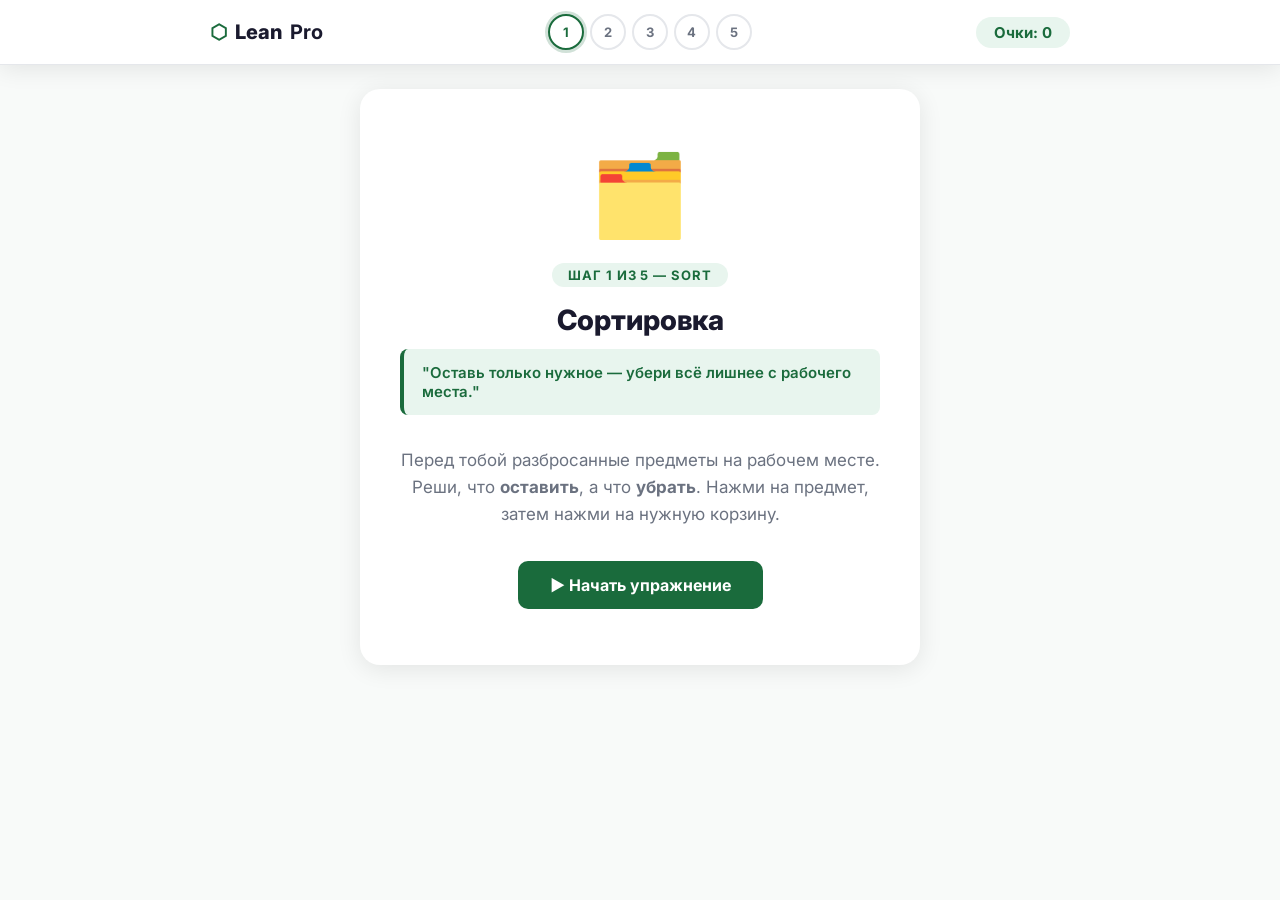
<file: game-5s.html>
<!DOCTYPE html>
<html lang="ru">
<head>
<meta charset="UTF-8"/>
<meta name="viewport" content="width=device-width, initial-scale=1.0"/>
<title>5S Тренажёр — LeanPro</title>
<link rel="preconnect" href="https://fonts.bunny.net" />
<link href="https://fonts.bunny.net/css?family=inter:400,500,600,700,800&display=swap" rel="stylesheet"/>
<style>
*,*::before,*::after{box-sizing:border-box;margin:0;padding:0}
:root{
  --g:#1a6b3c;--gd:#134d2c;--gl:#e8f5ee;
  --red:#e53935;--rdl:#ffebee;
  --yellow:#f5a623;
  --text:#1a1a2e;--muted:#6b7280;
  --bg:#f8faf9;--white:#fff;
  --radius:12px;--shadow:0 4px 24px rgba(0,0,0,0.09);
}
body{font-family:'Inter',sans-serif;background:var(--bg);color:var(--text);min-height:100vh;overflow-x:hidden}

/* HEADER */
.g-header{background:var(--white);border-bottom:1px solid #e5e7eb;position:sticky;top:0;z-index:100;box-shadow:var(--shadow)}
.g-header-inner{max-width:900px;margin:0 auto;padding:14px 20px;display:flex;align-items:center;gap:16px;flex-wrap:wrap}
.g-logo{text-decoration:none;color:var(--text);font-size:20px;font-weight:800;display:flex;align-items:center;gap:8px;flex-shrink:0}
.g-logo span{color:var(--g)}
.g-steps{display:flex;gap:6px;flex:1;justify-content:center;flex-wrap:wrap}
.step-pip{width:36px;height:36px;border-radius:50%;border:2px solid #e5e7eb;background:var(--white);color:var(--muted);font-size:13px;font-weight:700;display:flex;align-items:center;justify-content:center;transition:.25s;cursor:default;flex-shrink:0}
.step-pip.done{background:var(--g);border-color:var(--g);color:#fff}
.step-pip.active{border-color:var(--g);color:var(--g);box-shadow:0 0 0 3px rgba(26,107,60,.2)}
.g-score-box{background:var(--gl);color:var(--g);padding:6px 18px;border-radius:20px;font-weight:700;font-size:15px;flex-shrink:0}

/* MAIN WRAP */
.g-wrap{max-width:900px;margin:0 auto;padding:24px 16px 60px}

/* INTRO CARD */
.intro-card{background:var(--white);border-radius:20px;box-shadow:var(--shadow);padding:56px 40px;text-align:center;max-width:560px;margin:0 auto}
.intro-card .big-icon{font-size:80px;margin-bottom:20px}
.intro-card .step-tag{background:var(--gl);color:var(--g);font-size:13px;font-weight:700;letter-spacing:.07em;text-transform:uppercase;padding:4px 16px;border-radius:20px;display:inline-block;margin-bottom:16px}
.intro-card h2{font-size:28px;font-weight:800;margin-bottom:12px}
.intro-card p{color:var(--muted);font-size:17px;line-height:1.6;margin-bottom:32px}
.intro-card .principle{background:var(--gl);border-left:4px solid var(--g);border-radius:8px;padding:14px 18px;text-align:left;font-size:15px;font-weight:600;color:var(--g);margin-bottom:32px}

/* BUTTONS */
.btn{display:inline-flex;align-items:center;justify-content:center;font-family:inherit;font-weight:700;font-size:16px;border-radius:10px;border:none;cursor:pointer;padding:14px 32px;transition:.2s}
.btn-primary{background:var(--g);color:#fff}
.btn-primary:hover{background:var(--gd);transform:translateY(-1px);box-shadow:0 6px 20px rgba(26,107,60,.3)}
.btn-secondary{background:var(--gl);color:var(--g)}
.btn-secondary:hover{background:#d4eedf}
.btn-red{background:var(--red);color:#fff}
.btn-full{width:100%}
.btn:disabled{opacity:.4;cursor:not-allowed;transform:none!important}

/* STEP 1 — SORT */
.s1-workspace{display:grid;grid-template-columns:repeat(5,1fr);gap:10px;margin-bottom:24px}
@media(max-width:600px){.s1-workspace{grid-template-columns:repeat(3,1fr)}}
.item-card{background:var(--white);border:2px solid #e5e7eb;border-radius:var(--radius);padding:12px 8px;text-align:center;cursor:pointer;transition:.2s;user-select:none}
.item-card:hover{border-color:var(--g);transform:translateY(-2px)}
.item-card.selected{border-color:var(--g);background:var(--gl);box-shadow:0 0 0 3px rgba(26,107,60,.2)}
.item-card.placed{opacity:.35;pointer-events:none}
.item-card.flash-ok{animation:flashOk .5s}
.item-card.flash-err{animation:flashErr .5s}
.item-card .ic{font-size:34px;margin-bottom:6px}
.item-card .nm{font-size:12px;font-weight:600;color:var(--text);line-height:1.3}
.s1-bins{display:grid;grid-template-columns:1fr 1fr;gap:16px}
.bin{border-radius:var(--radius);padding:20px;text-align:center;cursor:pointer;border:2px dashed;transition:.2s}
.bin-keep{border-color:#4caf50;background:#f1faf1;color:#2e7d32}
.bin-keep:hover,.bin-keep.active{background:#d4edda;border-style:solid}
.bin-remove{border-color:var(--red);background:#fff5f5;color:var(--red)}
.bin-remove:hover,.bin-remove.active{background:#ffd6d6;border-style:solid}
.bin .bin-icon{font-size:36px;margin-bottom:8px}
.bin .bin-name{font-size:16px;font-weight:800;margin-bottom:4px}
.bin .bin-count{font-size:13px;opacity:.7}

/* FEEDBACK TOAST inside game */
.g-feedback{position:fixed;bottom:24px;left:50%;transform:translateX(-50%) translateY(20px);background:#1a1a2e;color:#fff;padding:12px 24px;border-radius:8px;font-size:15px;font-weight:500;opacity:0;transition:.3s;z-index:500;pointer-events:none;white-space:nowrap;max-width:90vw;text-align:center}
.g-feedback.show{opacity:1;transform:translateX(-50%) translateY(0)}
.g-feedback.ok{background:var(--g)}
.g-feedback.err{background:var(--red)}

/* STEP 2 — ORDER */
.s2-items{display:flex;flex-wrap:wrap;gap:10px;justify-content:center;margin-bottom:28px;min-height:80px;padding:16px;background:var(--white);border:2px dashed #e5e7eb;border-radius:var(--radius)}
.s2-zones{display:grid;grid-template-columns:1fr 1fr;gap:14px}
@media(max-width:500px){.s2-zones{grid-template-columns:1fr}}
.zone{background:var(--white);border:2px dashed #e5e7eb;border-radius:var(--radius);padding:16px;min-height:110px;cursor:pointer;transition:.2s;text-align:center}
.zone:hover{border-color:var(--g);background:var(--gl)}
.zone.selected-target{border-color:var(--g);border-style:solid;background:var(--gl)}
.zone .z-icon{font-size:30px;margin-bottom:6px}
.zone .z-name{font-size:14px;font-weight:700;margin-bottom:8px}
.zone .z-items{display:flex;flex-wrap:wrap;gap:6px;justify-content:center}
.zone-chip{background:var(--gl);color:var(--g);border-radius:6px;padding:4px 10px;font-size:12px;font-weight:600;animation:popIn .3s}
.zone.flash-ok{animation:flashOk .5s}
.zone.flash-err{animation:flashErr .5s}

/* STEP 3 — SHINE */
.s3-meta{display:flex;align-items:center;justify-content:space-between;margin-bottom:16px;flex-wrap:wrap;gap:12px}
.s3-timer{display:flex;align-items:center;gap:8px;font-size:22px;font-weight:800;color:var(--g)}
.s3-timer.urgent{color:var(--red);animation:pulse 1s infinite}
.s3-counter{background:var(--gl);color:var(--g);padding:8px 20px;border-radius:20px;font-weight:700;font-size:15px}
.workshop{position:relative;background:linear-gradient(160deg,#f0f4f0 0%,#e8eceb 100%);border:2px solid #dde;border-radius:16px;height:360px;overflow:hidden;cursor:crosshair}
@media(max-width:600px){.workshop{height:280px}}
.workshop-label{position:absolute;top:10px;left:14px;font-size:11px;font-weight:700;color:#aaa;letter-spacing:.1em;text-transform:uppercase}
.workbench{position:absolute;bottom:0;left:0;right:0;height:55px;background:linear-gradient(to bottom,#8d6748,#6b4f3a);display:flex;align-items:center;padding:0 16px;gap:12px}
.shelf{position:absolute;top:60px;left:0;right:0;height:14px;background:#b8895a;border-radius:4px}
.machine{position:absolute;top:80px;right:30px;width:80px;height:140px;background:#607d8b;border-radius:8px;opacity:.6}
.machine::before{content:'';position:absolute;top:20px;left:10px;right:10px;height:30px;background:#455a64;border-radius:4px}
.dirt{position:absolute;font-size:28px;transition:.2s;cursor:pointer;user-select:none;filter:drop-shadow(0 2px 4px rgba(0,0,0,.2))}
.dirt:hover{transform:scale(1.2)}
.dirt.cleaned{animation:cleanPop .4s forwards}
.timer-bar-wrap{height:6px;background:#e5e7eb;border-radius:3px;margin-bottom:16px;overflow:hidden}
.timer-bar{height:100%;background:var(--g);border-radius:3px;transition:width .9s linear}
.timer-bar.urgent{background:var(--red)}

/* STEP 4 — STANDARDIZE / QUIZ */
.quiz-progress{display:flex;gap:6px;margin-bottom:24px}
.q-dot{flex:1;height:6px;border-radius:3px;background:#e5e7eb;transition:.3s}
.q-dot.done{background:var(--g)}
.q-dot.active{background:var(--yellow)}
.question-card{background:var(--white);border-radius:var(--radius);padding:28px;box-shadow:var(--shadow);margin-bottom:20px}
.q-num{font-size:13px;font-weight:600;color:var(--muted);margin-bottom:10px}
.q-text{font-size:19px;font-weight:700;line-height:1.4}
.options{display:grid;gap:10px}
.option{background:var(--white);border:2px solid #e5e7eb;border-radius:10px;padding:14px 18px;cursor:pointer;font-family:inherit;font-size:15px;font-weight:500;text-align:left;transition:.2s;line-height:1.4}
.option:hover:not(:disabled){border-color:var(--g);background:var(--gl)}
.option.correct{border-color:#4caf50;background:#f1faf1;color:#2e7d32}
.option.wrong{border-color:var(--red);background:var(--rdl);color:var(--red)}
.option:disabled{cursor:default}
.q-explain{background:#fffbf0;border:1px solid #ffe082;border-radius:10px;padding:14px 18px;font-size:14px;color:#6d4c00;line-height:1.6;margin-top:16px;display:none}
.q-explain.show{display:block;animation:fadeIn .3s}

/* STEP 5 — SUSTAIN / AUDIT */
.audit-header{background:var(--white);border-radius:var(--radius);padding:20px 24px;box-shadow:var(--shadow);margin-bottom:20px;display:flex;align-items:center;gap:16px}
.audit-header .ah-icon{font-size:40px}
.audit-list{display:flex;flex-direction:column;gap:10px}
.audit-item{background:var(--white);border:1px solid #e5e7eb;border-radius:var(--radius);padding:16px 20px;display:flex;align-items:center;gap:16px;flex-wrap:wrap;transition:.2s}
.audit-item.pass{border-color:#4caf50;background:#f1faf1}
.audit-item.fail{border-color:var(--red);background:var(--rdl)}
.ai-num{font-size:13px;font-weight:800;color:var(--muted);width:24px;flex-shrink:0}
.ai-text{flex:1;font-size:15px;line-height:1.4}
.ai-btns{display:flex;gap:8px}
.ai-btn{border:none;border-radius:8px;padding:8px 14px;font-family:inherit;font-size:13px;font-weight:700;cursor:pointer;transition:.2s}
.ai-btn-pass{background:#e8f5ee;color:#2e7d32}
.ai-btn-pass:hover,.ai-btn-pass.active{background:#4caf50;color:#fff}
.ai-btn-fail{background:#ffebee;color:var(--red)}
.ai-btn-fail:hover,.ai-btn-fail.active{background:var(--red);color:#fff}

/* RESULT / STEP COMPLETE */
.step-result{background:var(--white);border-radius:20px;box-shadow:var(--shadow);padding:40px;text-align:center}
.step-result .sr-score{font-size:72px;font-weight:800;color:var(--g);line-height:1}
.step-result .sr-label{color:var(--muted);font-size:16px;margin:8px 0 24px}
.step-result h3{font-size:24px;font-weight:800;margin-bottom:12px}
.step-result p{color:var(--muted);margin-bottom:32px;font-size:16px}

/* COMPLETION SCREEN */
.completion{text-align:center;padding:20px 0}
.certificate{background:var(--white);border:3px solid var(--g);border-radius:20px;padding:40px;max-width:560px;margin:0 auto 32px;box-shadow:var(--shadow)}
.cert-badge{font-size:72px;margin-bottom:16px}
.cert-title{font-size:13px;font-weight:700;text-transform:uppercase;letter-spacing:.1em;color:var(--g);margin-bottom:8px}
.cert-name{font-size:28px;font-weight:800;margin-bottom:8px}
.cert-sub{color:var(--muted);font-size:15px;margin-bottom:24px}
.cert-score{font-size:56px;font-weight:800;color:var(--g);margin-bottom:4px}
.cert-scores-grid{display:grid;grid-template-columns:repeat(5,1fr);gap:8px;margin:24px 0}
.cs-cell{background:var(--gl);border-radius:8px;padding:10px 4px;font-size:12px}
.cs-cell strong{display:block;font-size:20px;font-weight:800;color:var(--g)}

/* PROGRESS BAR */
.g-progress{height:4px;background:#e5e7eb;border-radius:2px;margin-bottom:28px;overflow:hidden}
.g-progress-fill{height:100%;background:var(--g);border-radius:2px;transition:width .5s}

/* ANIMATIONS */
@keyframes flashOk{0%,100%{background:var(--white)}50%{background:#d4edda;border-color:#4caf50}}
@keyframes flashErr{0%,100%{background:var(--white)}50%{background:#ffd6d6;border-color:var(--red)}}
@keyframes cleanPop{0%{transform:scale(1);opacity:1}50%{transform:scale(1.4);opacity:.5}100%{transform:scale(0);opacity:0}}
@keyframes popIn{from{transform:scale(0);opacity:0}to{transform:scale(1);opacity:1}}
@keyframes fadeIn{from{opacity:0;transform:translateY(4px)}to{opacity:1;transform:translateY(0)}}
@keyframes pulse{0%,100%{opacity:1}50%{opacity:.6}}
@keyframes confettiFall{to{transform:translateY(110vh) rotate(720deg);opacity:0}}
@keyframes slideIn{from{opacity:0;transform:translateY(20px)}to{opacity:1;transform:translateY(0)}}

.anim-slide{animation:slideIn .4s ease}
</style>
</head>
<body>

<header class="g-header">
  <div class="g-header-inner">
    <a href="index.html" class="g-logo"><span>⬡</span>Lean<strong>Pro</strong></a>
    <div class="g-steps" id="gSteps"></div>
    <div class="g-score-box">Очки: <span id="totalScore">0</span></div>
  </div>
</header>

<div class="g-wrap" id="gWrap"></div>
<div class="g-feedback" id="gFeedback"></div>

<script>
// =========================================================
// DATA
// =========================================================
const STEP_META = [
  { num:1, code:'sort',      icon:'🗂️', name:'Сортировка',       en:'Sort',        principle:'Оставь только нужное — убери всё лишнее с рабочего места.' },
  { num:2, code:'order',     icon:'📐', name:'Систематизация',    en:'Set in Order', principle:'Место для всего и всё на своём месте.' },
  { num:3, code:'shine',     icon:'✨', name:'Уборка',            en:'Shine',        principle:'Чистое рабочее место — залог качества и безопасности.' },
  { num:4, code:'standard',  icon:'📏', name:'Стандартизация',    en:'Standardize',  principle:'Закрепи лучшие практики в чётких стандартах.' },
  { num:5, code:'sustain',   icon:'🔁', name:'Совершенствование', en:'Sustain',      principle:'Поддерживай и улучшай культуру порядка каждый день.' },
];

const SORT_ITEMS = [
  {id:'w1', e:'🔧', n:'Гаечный ключ',    keep:true,  r:'Рабочий инструмент — необходим'},
  {id:'w2', e:'🔨', n:'Молоток',          keep:true,  r:'Рабочий инструмент — необходим'},
  {id:'w3', e:'📰', n:'Газеты 2020 г.',   keep:false, r:'Устаревшие материалы — лишние'},
  {id:'w4', e:'☕', n:'Кружка кофе',      keep:false, r:'Не относится к работе — убрать'},
  {id:'w5', e:'🧯', n:'Огнетушитель',     keep:true,  r:'Средство безопасности — оставить'},
  {id:'w6', e:'📦', n:'Сломанный ящик',   keep:false, r:'Повреждённый предмет — убрать'},
  {id:'w7', e:'✏️', n:'Маркер',           keep:true,  r:'Нужен для разметки — оставить'},
  {id:'w8', e:'🔩', n:'Болты и гайки',    keep:true,  r:'Расходные материалы — оставить'},
  {id:'w9', e:'📋', n:'Документы 2018 г.',keep:false, r:'Устаревшие документы — убрать'},
  {id:'w0', e:'🧤', n:'Защитные перчатки',keep:true,  r:'СИЗ обязательны — оставить'},
];

const ORDER_ITEMS = [
  {id:'o1', e:'🔧', n:'Гаечный ключ',  zone:'tools'},
  {id:'o2', e:'🪛', n:'Отвёртка',      zone:'tools'},
  {id:'o3', e:'⛑️', n:'Каска',          zone:'safety'},
  {id:'o4', e:'🧤', n:'Перчатки',      zone:'safety'},
  {id:'o5', e:'🧱', n:'Сырьё',         zone:'materials'},
  {id:'o6', e:'📖', n:'Инструкция',    zone:'docs'},
];
const ORDER_ZONES = [
  {id:'tools',     e:'🔧', n:'Инструменты'},
  {id:'safety',    e:'🦺', n:'Безопасность'},
  {id:'materials', e:'📦', n:'Материалы'},
  {id:'docs',      e:'📚', n:'Документация'},
];

const DIRT_POSITIONS = [
  {x:8,  y:15}, {x:25, y:42}, {x:45, y:18}, {x:60, y:38},
  {x:18, y:62}, {x:72, y:55}, {x:35, y:72}, {x:55, y:65},
  {x:80, y:20}, {x:12, y:80}, {x:50, y:45}, {x:30, y:28},
];
const DIRT_EMOJIS = ['💩','🟤','🦠','🌫️','💧','🗑️'];

const QUIZ = [
  {q:'Где должен висеть план эвакуации?',
   opts:['На рабочем столе','У выхода на видном месте','В ящике стола','Только в электронном виде'],
   ok:1, ex:'По нормам пожарной безопасности план эвакуации размещается у выходов и на видных местах.'},
  {q:'Как часто нужно проводить уборку рабочего места по 5S?',
   opts:['Раз в неделю','Раз в месяц','Ежедневно в конце смены','Только при проверках'],
   ok:2, ex:'Ежедневная уборка (Shine) — ключевой элемент 5S. Формирует привычку и позволяет сразу замечать отклонения.'},
  {q:'Что такое «красная метка» в системе 5S?',
   opts:['Ошибка в документации','Метод маркировки предметов под вопросом','Сигнал аварийной остановки','Штраф за нарушение'],
   ok:1, ex:'Красная метка (Red Tag) маркирует предметы, чья необходимость сомнительна. Их изолируют и оценивают.'},
  {q:'Что означает «визуальный контроль» в 5S?',
   opts:['Видеонаблюдение за сотрудниками','Разметка, позволяющая сразу видеть отклонения','Ежемесячный аудит','Контроль качества продукции'],
   ok:1, ex:'Визуальный контроль — цветовые коды, разметки, подписи. Любой сотрудник сразу видит норму и отклонение.'},
  {q:'Что является главным результатом внедрения 5S?',
   opts:['Сокращение числа сотрудников','Культура порядка и непрерывного улучшения','Рост скорости на 50%','Автоматизация всех процессов'],
   ok:1, ex:'5S — культурная трансформация. Порядок на рабочем месте создаёт основу для всех других улучшений.'},
];

const AUDIT = [
  'На рабочих местах нет лишних предметов',
  'Все инструменты находятся на обозначенных местах',
  'Зоны прохода свободны и обозначены разметкой',
  'Рабочие поверхности чистые, без следов масла',
  'Документация актуальна и размещена доступно',
  'Стандарты работы вывешены на видном месте',
  'Мусорные корзины не переполнены',
  'Огнетушители на месте и не просрочены',
  'Персонал знает стандарты 5S',
  'Последний аудит проведён не более 30 дней назад',
];

// =========================================================
// STATE
// =========================================================
const st = {
  phase: 'intro',   // 'intro' | 'play' | 'result'
  step: 0,          // 0..4
  scores: [0,0,0,0,0],
  // step 1
  s1selected: null,
  s1placed: {},     // id -> 'keep'|'remove'
  // step 2
  s2selected: null,
  s2placed: {},     // id -> zoneId
  // step 3
  s3dirty: new Set(DIRT_POSITIONS.map((_,i)=>i)),
  s3timeLeft: 60,
  s3timerID: null,
  // step 4
  s4q: 0,
  s4answered: false,
  s4score: 0,
  // step 5
  s5answers: {},    // idx -> 'pass'|'fail'
};

function totalScore(){
  return st.scores.reduce((a,b)=>a+b,0);
}

// =========================================================
// UTILS
// =========================================================
const wrap = () => document.getElementById('gWrap');

function feedback(msg, type='ok'){
  const el = document.getElementById('gFeedback');
  el.textContent = msg;
  el.className = `g-feedback ${type} show`;
  clearTimeout(el._t);
  el._t = setTimeout(()=>el.classList.remove('show'), 2800);
}

function flash(el, cls){
  el.classList.remove('flash-ok','flash-err');
  void el.offsetWidth;
  el.classList.add(cls);
  setTimeout(()=>el.classList.remove(cls), 600);
}

function updateHeader(){
  const pips = document.getElementById('gSteps');
  if(!pips) return;
  pips.innerHTML = STEP_META.map((m,i)=>{
    let cls = '';
    if(i < st.step) cls='done';
    else if(i === st.step) cls='active';
    return `<div class="step-pip ${cls}" title="${m.name}">${i<st.step?'✓':m.num}</div>`;
  }).join('');
  document.getElementById('totalScore').textContent = totalScore();
}

function stepProgress(cur, total){
  const pct = (cur/total)*100;
  return `<div class="g-progress"><div class="g-progress-fill" style="width:${pct}%"></div></div>`;
}

// =========================================================
// RENDER ROUTER
// =========================================================
function render(){
  updateHeader();
  if(st.phase === 'intro') renderIntro();
  else if(st.phase === 'play') renderPlay();
  else if(st.phase === 'result') renderResult();
  else if(st.phase === 'done') renderDone();
}

// =========================================================
// INTRO
// =========================================================
function renderIntro(){
  const m = STEP_META[st.step];
  wrap().innerHTML = `
  <div class="intro-card anim-slide">
    <div class="big-icon">${m.icon}</div>
    <div class="step-tag">Шаг ${m.num} из 5 — ${m.en}</div>
    <h2>${m.name}</h2>
    <div class="principle">"${m.principle}"</div>
    <p>${introDesc(st.step)}</p>
    <button class="btn btn-primary" onclick="startPlay()">▶ Начать упражнение</button>
  </div>`;
}

function introDesc(s){
  return [
    'Перед тобой разбросанные предметы на рабочем месте. Реши, что <strong>оставить</strong>, а что <strong>убрать</strong>. Нажми на предмет, затем нажми на нужную корзину.',
    'Предметы лежат вперемешку. Распредели каждый по его <strong>зоне хранения</strong>. Нажми предмет — потом нажми правильную зону.',
    'На рабочем месте есть загрязнения. <strong>Нажимай на каждое пятно</strong>, чтобы его убрать. Успей очистить всё за 60 секунд!',
    'Проверь свои знания стандартов 5S. <strong>5 вопросов</strong> — выбери правильный ответ.',
    'Проведи <strong>аудит</strong> рабочего места. Для каждого пункта отметь: выполнено или нет.',
  ][s];
}

function startPlay(){
  st.phase = 'play';
  render();
}

// =========================================================
// PLAY
// =========================================================
function renderPlay(){
  [renderSort, renderOrder, renderShine, renderQuiz, renderAudit][st.step]();
}

// ---- STEP 1: SORT ----
function renderSort(){
  const total = SORT_ITEMS.length;
  const done = Object.keys(st.s1placed).length;
  wrap().innerHTML = `
  ${stepProgress(done, total)}
  <p style="text-align:center;color:var(--muted);font-size:14px;margin-bottom:14px">
    Отсортировано: <strong>${done}/${total}</strong> — выбери предмет, потом корзину
  </p>
  <div class="s1-workspace" id="s1items">
    ${SORT_ITEMS.map(it=>{
      const placed = st.s1placed[it.id];
      const sel = st.s1selected === it.id;
      return `<div class="item-card ${placed?'placed':''} ${sel?'selected':''}"
               data-id="${it.id}" onclick="s1SelectItem('${it.id}')">
        <div class="ic">${it.e}</div>
        <div class="nm">${it.n}</div>
      </div>`;
    }).join('')}
  </div>
  <div class="s1-bins">
    <div class="bin bin-keep" onclick="s1PlaceInBin('keep')">
      <div class="bin-icon">✅</div>
      <div class="bin-name">Оставить</div>
      <div class="bin-count">${Object.values(st.s1placed).filter(v=>v==='keep').length} предметов</div>
    </div>
    <div class="bin bin-remove" onclick="s1PlaceInBin('remove')">
      <div class="bin-icon">🗑️</div>
      <div class="bin-name">Убрать</div>
      <div class="bin-count">${Object.values(st.s1placed).filter(v=>v==='remove').length} предметов</div>
    </div>
  </div>`;
}

function s1SelectItem(id){
  if(st.s1placed[id]) return;
  st.s1selected = (st.s1selected === id) ? null : id;
  renderSort();
}

function s1PlaceInBin(bin){
  if(!st.s1selected) { feedback('Сначала выбери предмет!','err'); return; }
  const item = SORT_ITEMS.find(i=>i.id===st.s1selected);
  const correct = (bin==='keep') === item.keep;
  st.s1placed[st.s1selected] = bin;
  st.s1selected = null;

  const pts = correct ? 10 : 0;
  if(correct) feedback(`✓ Верно! ${item.r}`,'ok');
  else        feedback(`✗ Неверно. ${item.r}`,'err');

  renderSort();

  if(Object.keys(st.s1placed).length === SORT_ITEMS.length){
    const score = SORT_ITEMS.filter(i=>{
      const p = st.s1placed[i.id];
      return (p==='keep'&&i.keep)||(p==='remove'&&!i.keep);
    }).length * 10;
    st.scores[0] = score;
    setTimeout(()=>{ st.phase='result'; render(); }, 800);
  }
}

// ---- STEP 2: ORDER ----
function renderOrder(){
  const total = ORDER_ITEMS.length;
  const done = Object.keys(st.s2placed).length;
  wrap().innerHTML = `
  ${stepProgress(done, total)}
  <p style="text-align:center;color:var(--muted);font-size:14px;margin-bottom:10px">
    Размещено: <strong>${done}/${total}</strong> — выбери предмет, потом зону
  </p>
  <div class="s2-items" id="s2items">
    ${ORDER_ITEMS.filter(i=>!st.s2placed[i.id]).map(it=>`
      <div class="item-card ${st.s2selected===it.id?'selected':''}"
           data-id="${it.id}" onclick="s2SelectItem('${it.id}')"
           style="width:110px">
        <div class="ic">${it.e}</div>
        <div class="nm">${it.n}</div>
      </div>`).join('')}
    ${ORDER_ITEMS.filter(i=>!st.s2placed[i.id]).length===0?'<span style="color:var(--muted);font-size:14px">Все предметы размещены ✓</span>':''}
  </div>
  <div class="s2-zones" id="s2zones">
    ${ORDER_ZONES.map(z=>`
      <div class="zone ${st.s2selected?'selected-target':''}"
           id="zone-${z.id}" onclick="s2PlaceInZone('${z.id}')">
        <div class="z-icon">${z.e}</div>
        <div class="z-name">${z.n}</div>
        <div class="z-items">
          ${ORDER_ITEMS.filter(i=>st.s2placed[i.id]===z.id)
            .map(i=>`<span class="zone-chip">${i.e} ${i.n}</span>`).join('')}
        </div>
      </div>`).join('')}
  </div>`;
}

function s2SelectItem(id){
  if(st.s2placed[id]) return;
  st.s2selected = (st.s2selected===id) ? null : id;
  renderOrder();
}

function s2PlaceInZone(zoneId){
  if(!st.s2selected){ feedback('Сначала выбери предмет!','err'); return; }
  const item = ORDER_ITEMS.find(i=>i.id===st.s2selected);
  const correct = item.zone === zoneId;
  if(correct){
    st.s2placed[st.s2selected] = zoneId;
    feedback(`✓ Верно! «${item.n}» → ${ORDER_ZONES.find(z=>z.id===zoneId).n}`,'ok');
    const zEl = document.getElementById(`zone-${zoneId}`);
    if(zEl) flash(zEl,'flash-ok');
  } else {
    feedback(`✗ Неверно! Подумай ещё...`,'err');
    const zEl = document.getElementById(`zone-${zoneId}`);
    if(zEl) flash(zEl,'flash-err');
  }
  st.s2selected = null;
  renderOrder();

  if(Object.keys(st.s2placed).length === ORDER_ITEMS.length){
    st.scores[1] = 100;
    setTimeout(()=>{ st.phase='result'; render(); }, 600);
  }
}

// ---- STEP 3: SHINE ----
function renderShine(){
  const remaining = st.s3dirty.size;
  const totalDirt = DIRT_POSITIONS.length;
  const pct = (st.s3timeLeft/60)*100;
  const urgent = st.s3timeLeft <= 15;
  wrap().innerHTML = `
  ${stepProgress(totalDirt-remaining, totalDirt)}
  <div class="s3-meta">
    <div class="s3-timer ${urgent?'urgent':''}">⏱ ${st.s3timeLeft}с</div>
    <div class="s3-counter">Осталось пятен: ${remaining}</div>
  </div>
  <div class="timer-bar-wrap">
    <div class="timer-bar ${urgent?'urgent':''}" id="timerBar" style="width:${pct}%"></div>
  </div>
  <div class="workshop" id="workshop">
    <div class="workshop-label">Рабочий участок</div>
    <div class="shelf"></div>
    <div class="machine"></div>
    <div class="workbench"></div>
    ${DIRT_POSITIONS.map((p,i)=>st.s3dirty.has(i)?`
      <div class="dirt" id="dirt-${i}"
           style="left:${p.x}%;top:${p.y}%"
           onclick="cleanDirt(${i})">
        ${DIRT_EMOJIS[i%DIRT_EMOJIS.length]}
      </div>`:'').join('')}
  </div>
  <p style="text-align:center;color:var(--muted);font-size:14px;margin-top:12px">
    👆 Нажимай на загрязнения, чтобы убрать их!
  </p>`;

  if(!st.s3timerID && st.s3timeLeft > 0 && remaining > 0){
    st.s3timerID = setInterval(tickShine, 1000);
  }
}

function tickShine(){
  st.s3timeLeft--;
  const bar = document.getElementById('timerBar');
  const timerEl = document.querySelector('.s3-timer');
  if(bar) bar.style.width = (st.s3timeLeft/60*100)+'%';
  if(bar && st.s3timeLeft<=15){ bar.classList.add('urgent'); }
  if(timerEl) timerEl.textContent = `⏱ ${st.s3timeLeft}с`;
  if(timerEl && st.s3timeLeft<=15) timerEl.classList.add('urgent');

  if(st.s3timeLeft <= 0 || st.s3dirty.size === 0){
    clearInterval(st.s3timerID);
    st.s3timerID = null;
    finishShine();
  }
}

function cleanDirt(idx){
  if(!st.s3dirty.has(idx)) return;
  const el = document.getElementById(`dirt-${idx}`);
  if(el){
    el.classList.add('cleaned');
    setTimeout(()=>el.remove(), 400);
  }
  st.s3dirty.delete(idx);
  if(st.s3dirty.size === 0){
    clearInterval(st.s3timerID);
    st.s3timerID = null;
    feedback('🎉 Всё чисто!','ok');
    setTimeout(finishShine, 700);
  } else {
    // Update counter
    const counter = document.querySelector('.s3-counter');
    if(counter) counter.textContent = `Осталось пятен: ${st.s3dirty.size}`;
  }
}

function finishShine(){
  const cleaned = DIRT_POSITIONS.length - st.s3dirty.size;
  const timeBonus = Math.max(0, st.s3timeLeft * 0.5);
  const score = Math.min(100, Math.round(cleaned/DIRT_POSITIONS.length*80 + timeBonus));
  st.scores[2] = score;
  st.phase = 'result';
  render();
}

// ---- STEP 4: QUIZ ----
function renderQuiz(){
  const q = QUIZ[st.s4q];
  wrap().innerHTML = `
  <div class="quiz-progress">
    ${QUIZ.map((_,i)=>`<div class="q-dot ${i<st.s4q?'done':i===st.s4q?'active':''}"></div>`).join('')}
  </div>
  <div class="question-card">
    <div class="q-num">Вопрос ${st.s4q+1} из ${QUIZ.length}</div>
    <div class="q-text">${q.q}</div>
  </div>
  <div class="options" id="opts">
    ${q.opts.map((o,i)=>`
      <button class="option" onclick="answerQuiz(${i})" ${st.s4answered?'disabled':''}>${o}</button>
    `).join('')}
  </div>
  <div class="q-explain ${st.s4answered?'show':''}" id="qExplain">${q.ex}</div>
  ${st.s4answered?`<br><button class="btn btn-primary" onclick="nextQuiz()">${st.s4q<QUIZ.length-1?'Следующий вопрос →':'Завершить тест'}</button>`:''}`;
}

function answerQuiz(idx){
  if(st.s4answered) return;
  st.s4answered = true;
  const q = QUIZ[st.s4q];
  const opts = document.querySelectorAll('.option');
  opts[q.ok].classList.add('correct');
  if(idx !== q.ok) opts[idx].classList.add('wrong');
  opts.forEach(o=>o.disabled=true);
  document.getElementById('qExplain').classList.add('show');
  if(idx === q.ok){ st.s4score += 20; feedback('✓ Правильно!','ok'); }
  else             { feedback('✗ Неверно. Смотри объяснение ниже.','err'); }
  // show next button
  const el = document.createElement('div');
  el.style.marginTop='16px';
  el.innerHTML=`<button class="btn btn-primary" onclick="nextQuiz()">${st.s4q<QUIZ.length-1?'Следующий вопрос →':'Завершить тест'}</button>`;
  wrap().appendChild(el);
}

function nextQuiz(){
  st.s4q++;
  st.s4answered = false;
  if(st.s4q >= QUIZ.length){
    st.scores[3] = st.s4score;
    st.phase='result'; render();
  } else {
    renderQuiz();
  }
}

// ---- STEP 5: AUDIT ----
function renderAudit(){
  const answered = Object.keys(st.s5answers).length;
  const total = AUDIT.length;
  wrap().innerHTML = `
  ${stepProgress(answered, total)}
  <div class="audit-header">
    <div class="ah-icon">📋</div>
    <div>
      <strong style="font-size:18px">Аудит рабочего места</strong><br>
      <span style="color:var(--muted);font-size:14px">Отметь каждый пункт как выполненный или нет</span>
    </div>
  </div>
  <div class="audit-list">
    ${AUDIT.map((text,i)=>{
      const ans = st.s5answers[i];
      return `<div class="audit-item ${ans||''}" id="ai-${i}">
        <div class="ai-num">${i+1}</div>
        <div class="ai-text">${text}</div>
        <div class="ai-btns">
          <button class="ai-btn ai-btn-pass ${ans==='pass'?'active':''}" onclick="auditAnswer(${i},'pass')">✓ Да</button>
          <button class="ai-btn ai-btn-fail ${ans==='fail'?'active':''}" onclick="auditAnswer(${i},'fail')">✗ Нет</button>
        </div>
      </div>`;
    }).join('')}
  </div>
  <br>
  <button class="btn btn-primary btn-full" onclick="finishAudit()"
    ${answered<total?'disabled':''}>
    Завершить аудит →
  </button>`;
}

function auditAnswer(idx, val){
  st.s5answers[idx] = val;
  renderAudit();
}

function finishAudit(){
  const passes = Object.values(st.s5answers).filter(v=>v==='pass').length;
  st.scores[4] = passes * 10;
  st.phase = 'result';
  render();
}

// =========================================================
// RESULT (per step)
// =========================================================
const STEP_TIPS = [
  'При сортировке используй правило «красной метки»: если не уверен — прикрепи метку и убери в зону ожидания.',
  'Размечай места хранения контурами и подписями. Любой сотрудник должен знать, где что лежит.',
  'Уборка — это диагностика. Во время уборки ты замечаешь утечки, износ и неисправности.',
  'Стандарты должны быть наглядными и краткими. Разместите их прямо на рабочих местах.',
  'Регулярный аудит 5S помогает поддерживать культуру и вовлекать команду.',
];

function renderResult(){
  const s = st.scores[st.step];
  const grade = s>=80?'Отлично! 🎉':s>=60?'Хорошо! 👍':'Можно лучше 💪';
  const isLast = st.step === 4;
  wrap().innerHTML = `
  <div class="step-result anim-slide">
    <div class="sr-score">${s}</div>
    <div class="sr-label">из 100 баллов</div>
    <h3>${grade}</h3>
    <p>💡 <em>${STEP_TIPS[st.step]}</em></p>
    <button class="btn btn-primary" onclick="nextStep()">
      ${isLast ? '🏆 Получить сертификат' : `Следующий шаг: ${STEP_META[st.step+1].name} →`}
    </button>
  </div>`;
}

function nextStep(){
  if(st.step < 4){
    st.step++;
    st.phase='intro';
    render();
  } else {
    st.phase='done';
    render();
  }
}

// =========================================================
// COMPLETION
// =========================================================
function renderDone(){
  const avg = Math.round(totalScore()/5);
  const cert = avg>=80?'🥇 Сертификат Lean-Практика':avg>=60?'🥈 Сертификат 5S':' 📜 Сертификат участника';
  spawnConfetti();
  wrap().innerHTML = `
  <div class="completion anim-slide">
    <div class="certificate">
      <div class="cert-badge">🏆</div>
      <div class="cert-title">LeanPro — 5S Тренажёр</div>
      <div class="cert-name">${cert}</div>
      <div class="cert-sub">Успешно пройдены все 5 шагов системы 5S</div>
      <div class="cert-score">${avg}<span style="font-size:24px">/100</span></div>
      <div style="color:var(--muted);font-size:14px;margin-bottom:16px">Средний балл</div>
      <div class="cert-scores-grid">
        ${STEP_META.map((m,i)=>`
          <div class="cs-cell">
            <div style="font-size:18px">${m.icon}</div>
            <strong>${st.scores[i]}</strong>
            <div style="font-size:10px;color:var(--muted)">${m.name}</div>
          </div>`).join('')}
      </div>
    </div>
    <div style="display:flex;gap:12px;justify-content:center;flex-wrap:wrap">
      <a href="index.html" class="btn btn-primary">← На сайт LeanPro</a>
      <button class="btn btn-secondary" onclick="resetGame()">🔄 Пройти ещё раз</button>
    </div>
    <p style="margin-top:24px;color:var(--muted);font-size:14px">
      Хочешь узнать больше? Запишись на полный курс <strong>«Система 5S на производстве»</strong>
    </p>
  </div>`;
}

function resetGame(){
  Object.assign(st,{
    phase:'intro', step:0, scores:[0,0,0,0,0],
    s1selected:null, s1placed:{},
    s2selected:null, s2placed:{},
    s3dirty:new Set(DIRT_POSITIONS.map((_,i)=>i)),
    s3timeLeft:60, s3timerID:null,
    s4q:0, s4answered:false, s4score:0,
    s5answers:{},
  });
  render();
}

// =========================================================
// CONFETTI
// =========================================================
function spawnConfetti(){
  const colors=['#1a6b3c','#f5a623','#2196f3','#e91e63','#4caf50','#ff9800'];
  for(let i=0;i<80;i++){
    const el=document.createElement('div');
    el.style.cssText=`position:fixed;top:-10px;left:${Math.random()*100}vw;
      width:${6+Math.random()*8}px;height:${6+Math.random()*8}px;
      background:${colors[Math.floor(Math.random()*colors.length)]};
      border-radius:${Math.random()>.5?'50%':'2px'};
      animation:confettiFall ${1.5+Math.random()*2}s ${Math.random()*1}s ease-in forwards;
      z-index:9999;pointer-events:none`;
    document.body.appendChild(el);
    setTimeout(()=>el.remove(), 4000);
  }
}

// =========================================================
// BOOT
// =========================================================
render();
</script>
</body>
</html>
</file>
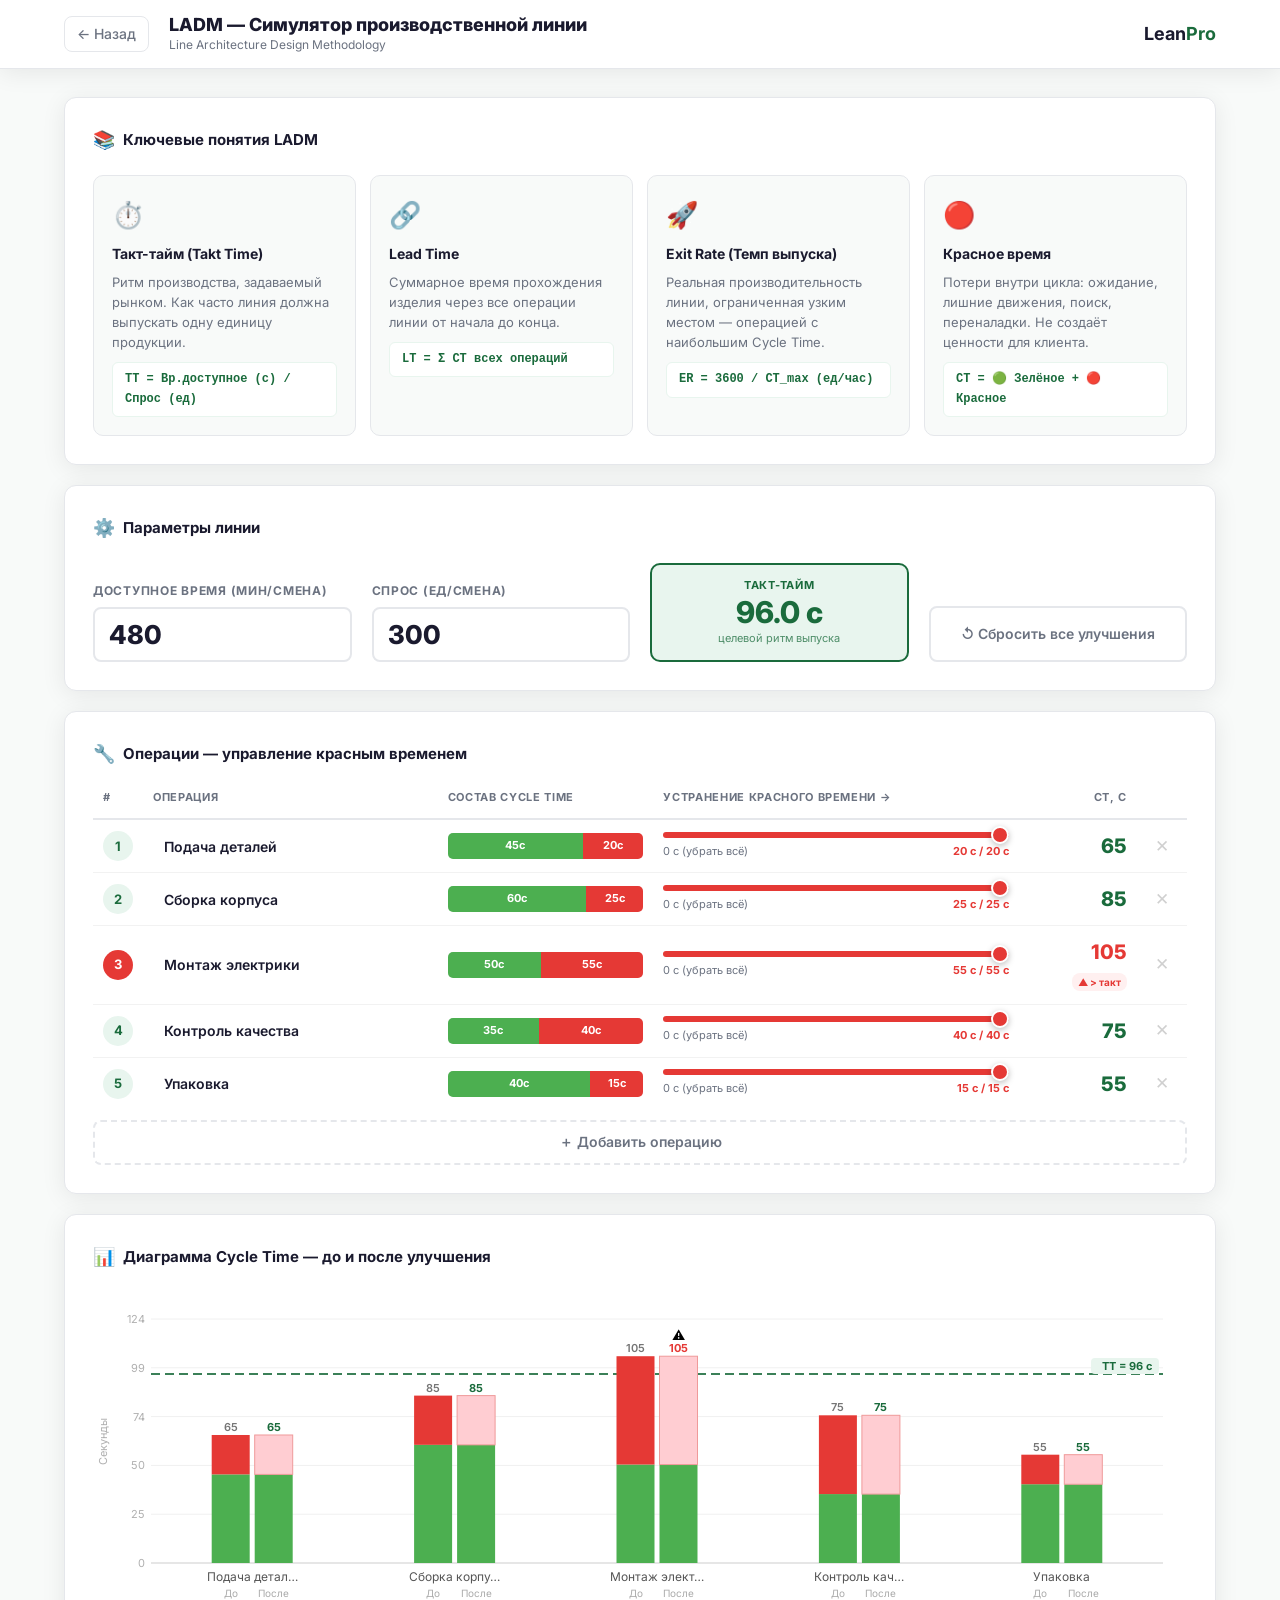
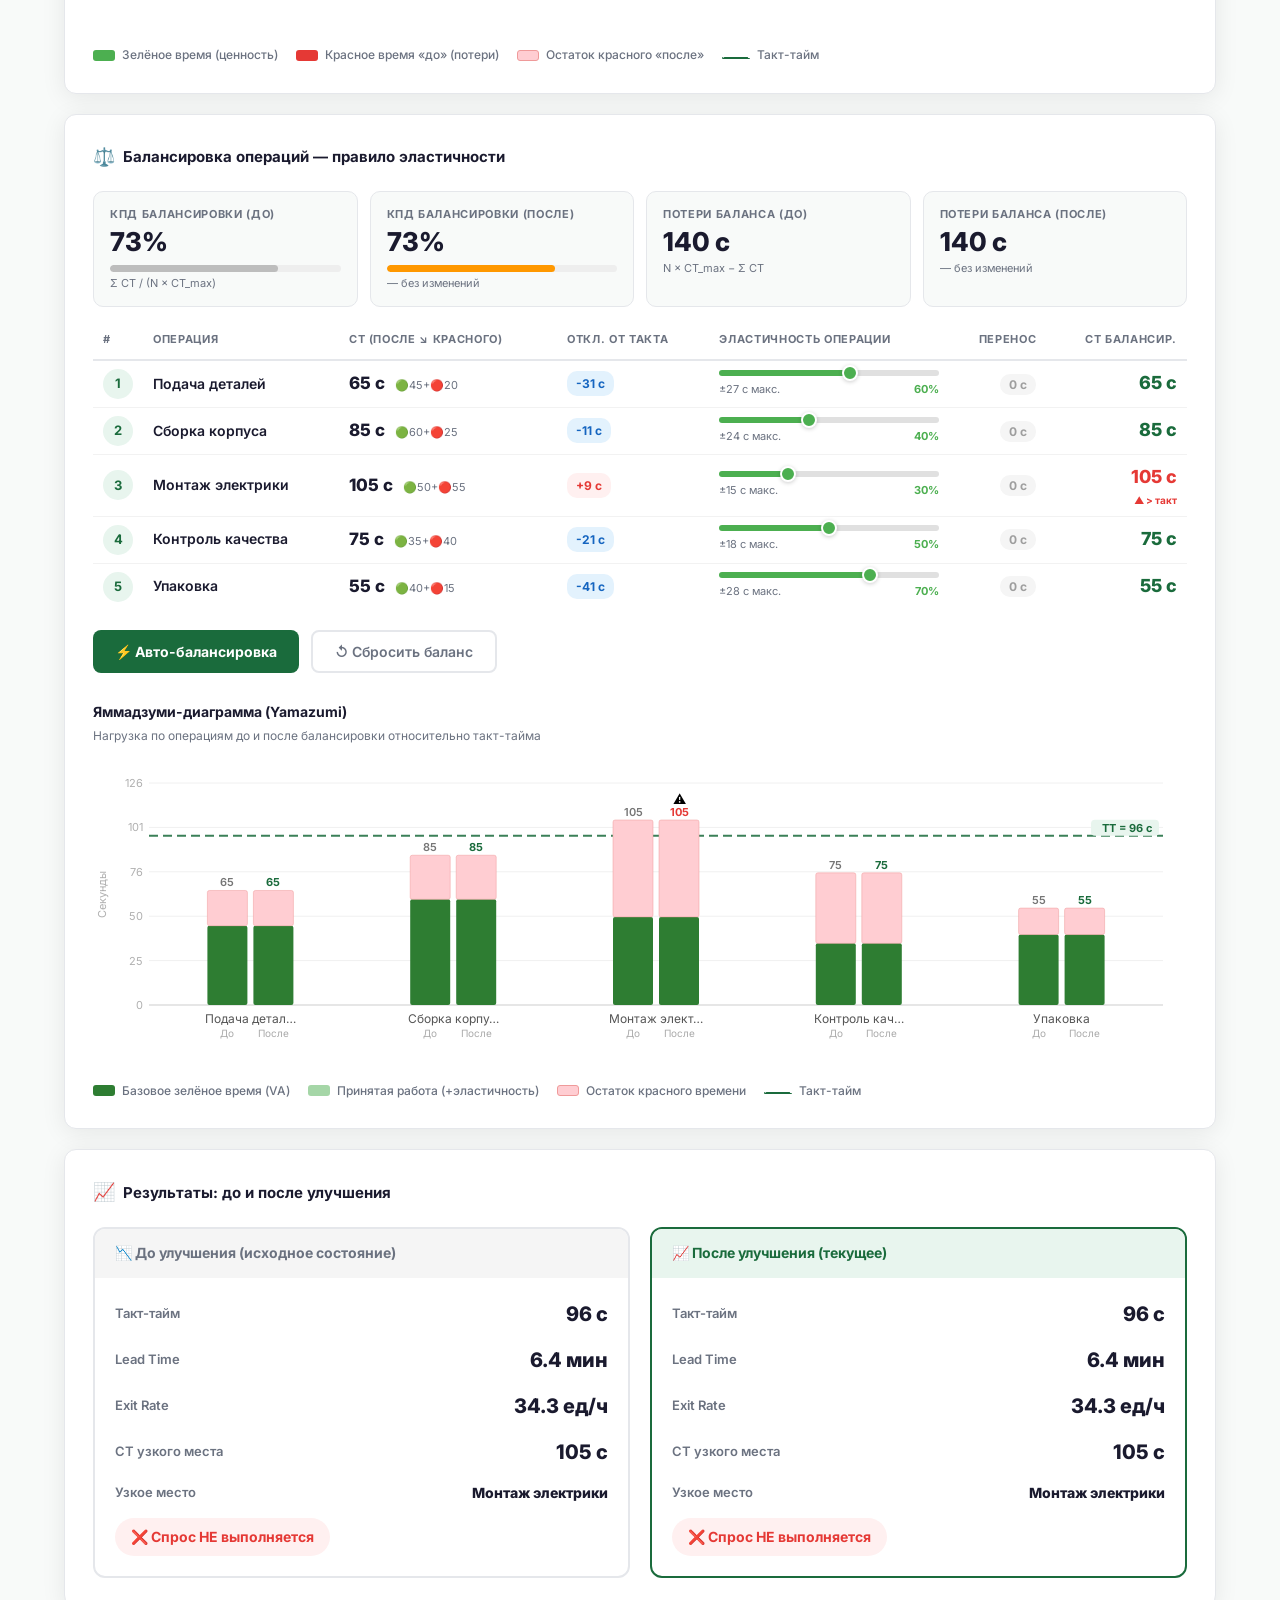
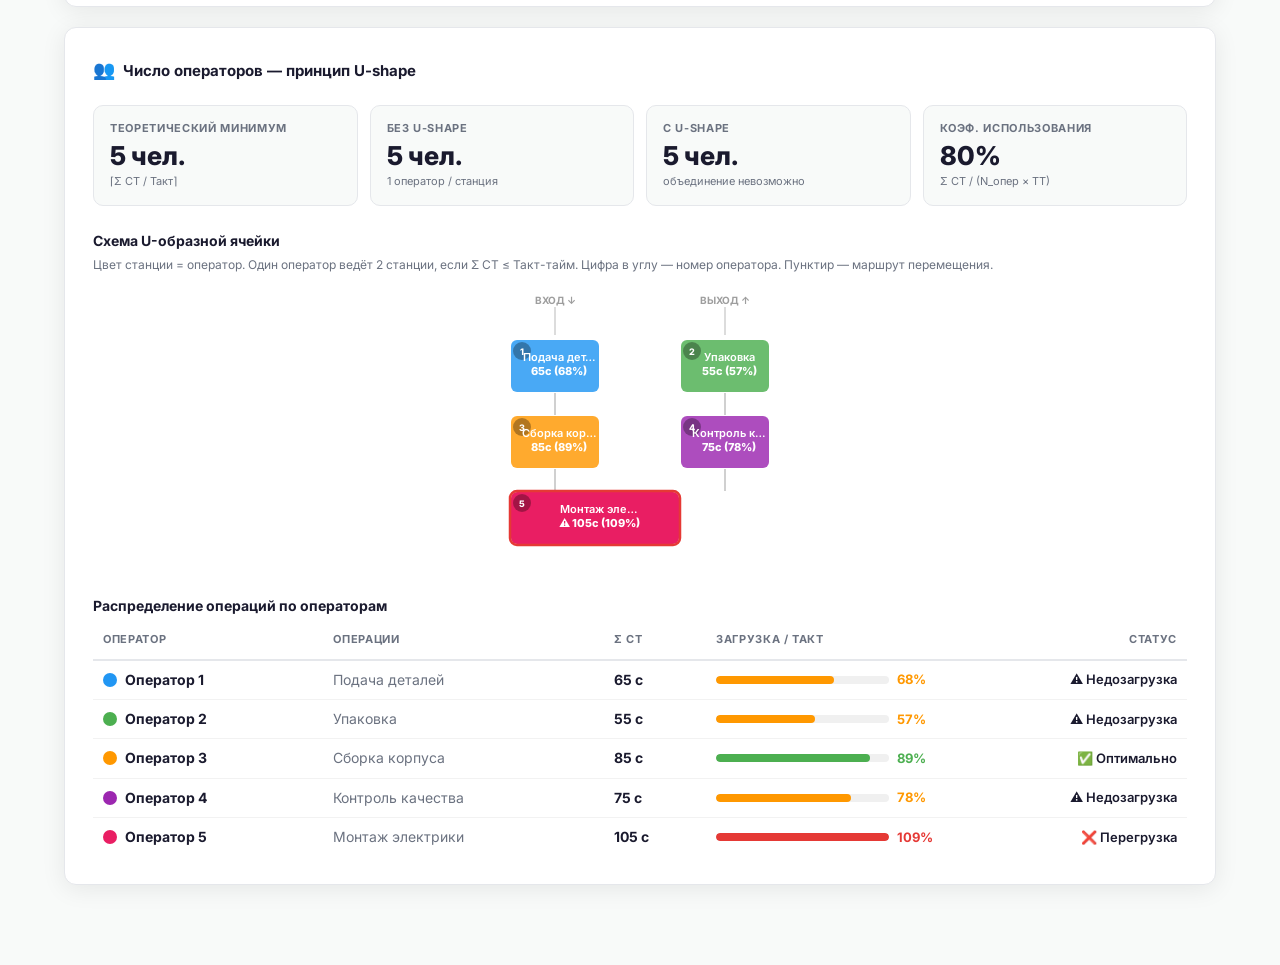
<file: ladm.html>
<!DOCTYPE html>
<html lang="ru">
<head>
  <meta charset="UTF-8" />
  <meta name="viewport" content="width=device-width, initial-scale=1.0" />
  <title>LADM Симулятор производственной линии — LeanPro</title>
  <link rel="preconnect" href="https://fonts.bunny.net" />
  <link href="https://fonts.bunny.net/css?family=inter:400,500,600,700,800&display=swap" rel="stylesheet" />
  <style>
    :root {
      --primary: #1a6b3c;
      --primary-dark: #134d2c;
      --primary-light: #e8f5ee;
      --accent: #f5a623;
      --red: #e53935;
      --red-light: #fff0f0;
      --green-va: #4caf50;
      --text: #1a1a2e;
      --text-muted: #6b7280;
      --bg: #f8faf9;
      --border: #e5e7eb;
      --radius: 12px;
      --shadow: 0 4px 24px rgba(0,0,0,0.08);
    }

    *, *::before, *::after { box-sizing: border-box; margin: 0; padding: 0; }
    html { scroll-behavior: smooth; }
    body {
      font-family: 'Inter', -apple-system, BlinkMacSystemFont, sans-serif;
      background: var(--bg);
      color: var(--text);
      line-height: 1.6;
      font-size: 16px;
    }

    /* ── Header ── */
    .sim-header {
      background: #fff;
      border-bottom: 1px solid var(--border);
      padding: 0;
      position: sticky;
      top: 0;
      z-index: 100;
      box-shadow: var(--shadow);
    }
    .sim-header__inner {
      max-width: 1200px;
      margin: 0 auto;
      padding: 0 24px;
      height: 68px;
      display: flex;
      align-items: center;
      gap: 20px;
    }
    .back-link {
      display: flex;
      align-items: center;
      gap: 6px;
      color: var(--text-muted);
      text-decoration: none;
      font-size: 14px;
      font-weight: 500;
      padding: 6px 12px;
      border-radius: 8px;
      border: 1px solid var(--border);
      transition: all 0.2s;
      white-space: nowrap;
    }
    .back-link:hover { color: var(--primary); border-color: var(--primary); background: var(--primary-light); }
    .sim-header__info { flex: 1; }
    .sim-header__title { font-size: 18px; font-weight: 800; line-height: 1.2; }
    .sim-header__sub { font-size: 12px; color: var(--text-muted); }
    .sim-logo {
      font-size: 18px;
      font-weight: 700;
      color: var(--text);
      text-decoration: none;
      white-space: nowrap;
    }
    .sim-logo strong { color: var(--primary); }

    /* ── Main layout ── */
    .sim-main {
      max-width: 1200px;
      margin: 0 auto;
      padding: 28px 24px 80px;
      display: flex;
      flex-direction: column;
      gap: 20px;
    }

    /* ── Card ── */
    .card {
      background: #fff;
      border: 1px solid var(--border);
      border-radius: var(--radius);
      padding: 28px;
      box-shadow: var(--shadow);
    }
    .card__title {
      font-size: 15px;
      font-weight: 700;
      color: var(--text);
      margin-bottom: 20px;
      display: flex;
      align-items: center;
      gap: 8px;
    }
    .card__title-icon { font-size: 18px; }

    /* ── Theory grid ── */
    .theory-grid {
      display: grid;
      grid-template-columns: repeat(auto-fit, minmax(210px, 1fr));
      gap: 14px;
    }
    .theory-card {
      background: var(--bg);
      border: 1px solid var(--border);
      border-radius: 10px;
      padding: 18px;
    }
    .theory-card__icon { font-size: 26px; margin-bottom: 8px; }
    .theory-card__title { font-size: 14px; font-weight: 700; margin-bottom: 6px; }
    .theory-card__body { font-size: 13px; color: var(--text-muted); line-height: 1.55; }
    .theory-card__formula {
      margin-top: 10px;
      padding: 7px 12px;
      background: #fff;
      border-radius: 6px;
      font-size: 12px;
      font-weight: 700;
      font-family: monospace;
      color: var(--primary);
      border: 1px solid var(--primary-light);
    }

    /* ── Parameters ── */
    .params-grid {
      display: grid;
      grid-template-columns: repeat(auto-fit, minmax(180px, 1fr));
      gap: 20px;
      align-items: end;
    }
    .param-field { display: flex; flex-direction: column; gap: 7px; }
    .param-field label {
      font-size: 12px;
      font-weight: 700;
      color: var(--text-muted);
      text-transform: uppercase;
      letter-spacing: 0.06em;
    }
    .param-field input[type="number"] {
      font-family: inherit;
      font-size: 26px;
      font-weight: 800;
      color: var(--text);
      border: 2px solid var(--border);
      border-radius: 8px;
      padding: 10px 14px;
      width: 100%;
      outline: none;
      transition: border-color 0.2s;
      -moz-appearance: textfield;
    }
    .param-field input[type="number"]::-webkit-inner-spin-button { -webkit-appearance: none; }
    .param-field input[type="number"]:focus { border-color: var(--primary); }
    .takt-box {
      background: var(--primary-light);
      border: 2px solid var(--primary);
      border-radius: 10px;
      padding: 12px 18px;
      text-align: center;
    }
    .takt-box__label { font-size: 11px; font-weight: 700; text-transform: uppercase; letter-spacing: 0.07em; color: var(--primary); }
    .takt-box__value { font-size: 30px; font-weight: 800; color: var(--primary); line-height: 1.2; }
    .takt-box__sub { font-size: 11px; color: var(--primary); opacity: 0.75; }

    .reset-btn {
      height: 56px;
      background: none;
      border: 2px solid var(--border);
      border-radius: 8px;
      padding: 0 20px;
      font-family: inherit;
      font-size: 14px;
      font-weight: 600;
      color: var(--text-muted);
      cursor: pointer;
      transition: all 0.2s;
      width: 100%;
    }
    .reset-btn:hover { border-color: var(--red); color: var(--red); background: var(--red-light); }

    /* ── Operations table ── */
    .ops-wrap { overflow-x: auto; }
    .ops-table { width: 100%; border-collapse: collapse; min-width: 600px; }
    .ops-table th {
      text-align: left;
      font-size: 11px;
      font-weight: 700;
      text-transform: uppercase;
      letter-spacing: 0.06em;
      color: var(--text-muted);
      padding: 0 10px 12px;
      border-bottom: 2px solid var(--border);
      white-space: nowrap;
    }
    .ops-table td {
      padding: 10px 10px;
      vertical-align: middle;
      border-bottom: 1px solid #f2f2f2;
    }
    .ops-table tr:last-child td { border-bottom: none; }
    .ops-table tbody tr:hover td { background: #fafffe; }

    .op-num {
      width: 30px; height: 30px;
      border-radius: 50%;
      background: var(--primary-light);
      color: var(--primary);
      font-size: 13px; font-weight: 700;
      display: flex; align-items: center; justify-content: center;
      flex-shrink: 0;
    }
    .op-num.bottleneck { background: var(--red); color: #fff; }

    .op-name-input {
      font-family: inherit;
      font-size: 14px;
      font-weight: 600;
      color: var(--text);
      border: 1px solid transparent;
      border-radius: 6px;
      padding: 6px 10px;
      background: transparent;
      width: 180px;
      outline: none;
      transition: border-color 0.2s, background 0.2s;
    }
    .op-name-input:hover { border-color: var(--border); }
    .op-name-input:focus { border-color: var(--primary); background: #fff; }

    /* inline time bar */
    .ct-bar {
      display: flex;
      height: 26px;
      border-radius: 5px;
      overflow: hidden;
      min-width: 100px;
      background: #f0f0f0;
      flex: 1;
    }
    .ct-bar__green {
      background: var(--green-va);
      display: flex; align-items: center; justify-content: center;
      font-size: 11px; font-weight: 700; color: #fff;
      white-space: nowrap; overflow: hidden; min-width: 0;
      transition: width 0.25s;
    }
    .ct-bar__red {
      background: var(--red);
      display: flex; align-items: center; justify-content: center;
      font-size: 11px; font-weight: 700; color: #fff;
      white-space: nowrap; overflow: hidden; min-width: 0;
      transition: width 0.25s;
    }
    .ct-bar__removed {
      background: #ffe0e0;
      transition: width 0.25s;
    }

    /* slider */
    .slider-cell { min-width: 160px; }
    .slider-wrap { display: flex; flex-direction: column; gap: 5px; }
    .slider-labels { display: flex; justify-content: space-between; font-size: 11px; color: var(--text-muted); }
    .slider-labels span:last-child { font-weight: 700; }
    input[type="range"].red-slider {
      -webkit-appearance: none;
      appearance: none;
      width: 100%;
      height: 6px;
      border-radius: 3px;
      outline: none;
      cursor: pointer;
      background: linear-gradient(to right, var(--red) 0%, var(--red) var(--fill), #e0e0e0 var(--fill), #e0e0e0 100%);
    }
    input[type="range"].red-slider::-webkit-slider-thumb {
      -webkit-appearance: none;
      width: 18px; height: 18px;
      border-radius: 50%;
      background: var(--red);
      cursor: pointer;
      border: 2px solid #fff;
      box-shadow: 0 2px 6px rgba(0,0,0,0.25);
    }
    input[type="range"].red-slider::-moz-range-thumb {
      width: 18px; height: 18px;
      border-radius: 50%;
      background: var(--red);
      cursor: pointer;
      border: 2px solid #fff;
    }

    /* CT value column */
    .ct-val-col { text-align: right; min-width: 80px; }
    .ct-val { font-size: 20px; font-weight: 800; }
    .ct-val.ok { color: var(--primary); }
    .ct-val.warn { color: var(--accent); }
    .ct-val.over { color: var(--red); }
    .ct-tag {
      font-size: 10px;
      font-weight: 700;
      padding: 1px 6px;
      border-radius: 8px;
      display: inline-block;
      margin-top: 2px;
    }
    .ct-tag.over { background: var(--red-light); color: var(--red); }
    .ct-tag.bottleneck { background: var(--primary-light); color: var(--primary); }

    .delete-btn {
      background: none; border: none; cursor: pointer;
      color: #d0d0d0; font-size: 17px;
      padding: 4px 8px; border-radius: 4px;
      transition: color 0.2s, background 0.2s;
    }
    .delete-btn:hover { color: var(--red); background: var(--red-light); }

    .add-op-btn {
      display: flex; align-items: center; justify-content: center; gap: 8px;
      background: none;
      border: 2px dashed var(--border);
      border-radius: 8px;
      padding: 11px 20px;
      font-family: inherit; font-size: 14px; font-weight: 600;
      color: var(--text-muted); cursor: pointer; width: 100%;
      margin-top: 10px;
      transition: all 0.2s;
    }
    .add-op-btn:hover { border-color: var(--primary); color: var(--primary); background: var(--primary-light); }

    /* ── SVG chart ── */
    .chart-scroll { overflow-x: auto; }
    .chart-svg { display: block; min-width: 480px; }
    .chart-legend {
      display: flex; flex-wrap: wrap; gap: 18px;
      margin-top: 14px;
    }
    .legend-item { display: flex; align-items: center; gap: 7px; font-size: 12px; color: var(--text-muted); font-weight: 500; }
    .legend-sw {
      width: 22px; height: 11px; border-radius: 3px; flex-shrink: 0;
    }

    /* ── Results ── */
    .results-grid {
      display: grid;
      grid-template-columns: 1fr 1fr;
      gap: 20px;
    }
    @media (max-width: 580px) { .results-grid { grid-template-columns: 1fr; } }

    .result-panel {
      border: 2px solid var(--border);
      border-radius: var(--radius);
      overflow: hidden;
    }
    .result-panel--after { border-color: var(--primary); }
    .result-panel__head {
      padding: 13px 20px;
      font-size: 14px; font-weight: 700;
      display: flex; align-items: center; gap: 8px;
    }
    .result-panel--before .result-panel__head { background: #f5f5f5; color: var(--text-muted); }
    .result-panel--after .result-panel__head { background: var(--primary-light); color: var(--primary); }
    .result-panel__body { padding: 20px; display: flex; flex-direction: column; gap: 14px; }

    .metric { display: flex; justify-content: space-between; align-items: center; gap: 8px; }
    .metric__label { font-size: 13px; font-weight: 600; color: var(--text-muted); }
    .metric__right { display: flex; align-items: center; gap: 6px; flex-wrap: wrap; justify-content: flex-end; }
    .metric__val { font-size: 20px; font-weight: 800; color: var(--text); }
    .metric__delta {
      font-size: 12px; font-weight: 700;
      padding: 2px 8px; border-radius: 12px;
    }
    .delta-good { background: var(--primary-light); color: var(--primary); }
    .delta-bad  { background: var(--red-light); color: var(--red); }

    .demand-badge {
      display: inline-flex; align-items: center; gap: 6px;
      padding: 8px 16px; border-radius: 20px;
      font-size: 14px; font-weight: 700;
    }
    .demand-badge.ok   { background: var(--primary-light); color: var(--primary); }
    .demand-badge.fail { background: var(--red-light); color: var(--red); }

    /* ── Balance card ── */
    .balance-kpi {
      display: grid;
      grid-template-columns: repeat(auto-fit, minmax(155px, 1fr));
      gap: 12px;
      margin-bottom: 24px;
    }
    .kpi-box {
      background: var(--bg);
      border: 1px solid var(--border);
      border-radius: 10px;
      padding: 14px 16px;
    }
    .kpi-box.highlight { border-color: var(--primary); background: var(--primary-light); }
    .kpi-box__label { font-size: 11px; font-weight: 700; text-transform: uppercase; letter-spacing: 0.06em; color: var(--text-muted); margin-bottom: 4px; }
    .kpi-box__val { font-size: 26px; font-weight: 800; color: var(--text); line-height: 1.1; }
    .kpi-box.highlight .kpi-box__val { color: var(--primary); }
    .kpi-box__sub { font-size: 11px; color: var(--text-muted); margin-top: 3px; }
    .lbe-track { height: 7px; background: #eee; border-radius: 4px; overflow: hidden; margin-top: 8px; }
    .lbe-fill { height: 100%; border-radius: 4px; transition: width 0.45s ease; }

    .elast-table { width: 100%; border-collapse: collapse; min-width: 580px; }
    .elast-table th {
      text-align: left;
      font-size: 11px; font-weight: 700; text-transform: uppercase; letter-spacing: 0.06em;
      color: var(--text-muted); padding: 0 10px 10px;
      border-bottom: 2px solid var(--border); white-space: nowrap;
    }
    .elast-table td { padding: 8px 10px; vertical-align: middle; border-bottom: 1px solid #f2f2f2; font-size: 14px; }
    .elast-table tr:last-child td { border-bottom: none; }
    .elast-table tbody tr:hover td { background: #fafffe; }

    .dev-badge {
      display: inline-flex; align-items: center; gap: 4px;
      padding: 3px 9px; border-radius: 10px; font-size: 12px; font-weight: 700; white-space: nowrap;
    }
    .dev-badge.over   { background: var(--red-light); color: var(--red); }
    .dev-badge.under  { background: #e3f2fd; color: #1565c0; }
    .dev-badge.exact  { background: var(--primary-light); color: var(--primary); }

    input[type="range"].elast-slider {
      -webkit-appearance: none; appearance: none;
      width: 100%; height: 6px; border-radius: 3px; outline: none; cursor: pointer;
      background: linear-gradient(to right, #4caf50 0%, #4caf50 var(--fill), #e0e0e0 var(--fill), #e0e0e0 100%);
    }
    input[type="range"].elast-slider::-webkit-slider-thumb {
      -webkit-appearance: none; width: 16px; height: 16px; border-radius: 50%;
      background: #4caf50; cursor: pointer; border: 2px solid #fff; box-shadow: 0 1px 4px rgba(0,0,0,0.2);
    }
    input[type="range"].elast-slider::-moz-range-thumb {
      width: 16px; height: 16px; border-radius: 50%;
      background: #4caf50; cursor: pointer; border: 2px solid #fff;
    }

    .transfer-badge {
      font-size: 12px; font-weight: 700; padding: 3px 9px; border-radius: 10px; white-space: nowrap;
    }
    .transfer-badge.give { background: #fff3e0; color: #e65100; }
    .transfer-badge.recv { background: #e8f5e9; color: #2e7d32; }
    .transfer-badge.none { background: #f5f5f5; color: #9e9e9e; }

    .balance-actions { display: flex; gap: 12px; margin-top: 20px; flex-wrap: wrap; }
    .btn-auto {
      display: inline-flex; align-items: center; gap: 8px;
      background: var(--primary); color: #fff; border: none; border-radius: 8px;
      padding: 11px 22px; font-family: inherit; font-size: 14px; font-weight: 700;
      cursor: pointer; transition: background 0.2s, transform 0.15s;
    }
    .btn-auto:hover { background: var(--primary-dark); transform: translateY(-1px); }
    .btn-reset-bal {
      display: inline-flex; align-items: center; gap: 8px;
      background: none; color: var(--text-muted); border: 2px solid var(--border); border-radius: 8px;
      padding: 11px 22px; font-family: inherit; font-size: 14px; font-weight: 600;
      cursor: pointer; transition: all 0.2s;
    }
    .btn-reset-bal:hover { border-color: var(--primary); color: var(--primary); background: var(--primary-light); }

    /* ── Operators / U-shape ── */
    .op-dot {
      width: 14px; height: 14px; border-radius: 50%;
      display: inline-block; flex-shrink: 0;
    }
    .util-wrap { display: flex; align-items: center; gap: 8px; }
    .util-bar {
      flex: 1; height: 8px; background: #f0f0f0; border-radius: 4px;
      overflow: hidden; min-width: 60px;
    }
    .util-fill { height: 100%; border-radius: 4px; transition: width 0.35s; }

    .ushape-wrap {
      display: flex; justify-content: center;
      margin-top: 8px; overflow-x: auto;
    }
    .ushape-svg { display: block; }

    /* ── Responsive ── */
    @media (max-width: 768px) {
      .card { padding: 20px 16px; }
      .op-name-input { width: 130px; }
      .sim-header__title { font-size: 15px; }
    }
    @media (max-width: 500px) {
      .params-grid { grid-template-columns: 1fr 1fr; }
    }
  </style>
</head>
<body>

<!-- ── Header ── -->
<header class="sim-header">
  <div class="sim-header__inner">
    <a href="index.html" class="back-link">← Назад</a>
    <div class="sim-header__info">
      <div class="sim-header__title">LADM — Симулятор производственной линии</div>
      <div class="sim-header__sub">Line Architecture Design Methodology</div>
    </div>
    <a href="index.html" class="sim-logo">Lean<strong>Pro</strong></a>
  </div>
</header>

<main class="sim-main">

  <!-- Theory -->
  <div class="card">
    <div class="card__title"><span class="card__title-icon">📚</span>Ключевые понятия LADM</div>
    <div class="theory-grid">
      <div class="theory-card">
        <div class="theory-card__icon">⏱️</div>
        <div class="theory-card__title">Такт-тайм (Takt Time)</div>
        <div class="theory-card__body">Ритм производства, задаваемый рынком. Как часто линия должна выпускать одну единицу продукции.</div>
        <div class="theory-card__formula">TT = Вр.доступное (с) / Спрос (ед)</div>
      </div>
      <div class="theory-card">
        <div class="theory-card__icon">🔗</div>
        <div class="theory-card__title">Lead Time</div>
        <div class="theory-card__body">Суммарное время прохождения изделия через все операции линии от начала до конца.</div>
        <div class="theory-card__formula">LT = Σ CT всех операций</div>
      </div>
      <div class="theory-card">
        <div class="theory-card__icon">🚀</div>
        <div class="theory-card__title">Exit Rate (Темп выпуска)</div>
        <div class="theory-card__body">Реальная производительность линии, ограниченная узким местом — операцией с наибольшим Cycle Time.</div>
        <div class="theory-card__formula">ER = 3600 / CT_max (ед/час)</div>
      </div>
      <div class="theory-card">
        <div class="theory-card__icon">🔴</div>
        <div class="theory-card__title">Красное время</div>
        <div class="theory-card__body">Потери внутри цикла: ожидание, лишние движения, поиск, переналадки. Не создаёт ценности для клиента.</div>
        <div class="theory-card__formula">CT = 🟢 Зелёное + 🔴 Красное</div>
      </div>
    </div>
  </div>

  <!-- Parameters -->
  <div class="card">
    <div class="card__title"><span class="card__title-icon">⚙️</span>Параметры линии</div>
    <div class="params-grid">
      <div class="param-field">
        <label>Доступное время (мин/смена)</label>
        <input type="number" id="availTime" value="480" min="60" max="1440" step="30" />
      </div>
      <div class="param-field">
        <label>Спрос (ед/смена)</label>
        <input type="number" id="demand" value="300" min="1" max="9999" step="10" />
      </div>
      <div class="takt-box">
        <div class="takt-box__label">Такт-тайм</div>
        <div class="takt-box__value" id="taktDisplay">96.0 с</div>
        <div class="takt-box__sub">целевой ритм выпуска</div>
      </div>
      <div>
        <button class="reset-btn" onclick="resetSliders()">↺ Сбросить все улучшения</button>
      </div>
    </div>
  </div>

  <!-- Operations editor -->
  <div class="card">
    <div class="card__title"><span class="card__title-icon">🔧</span>Операции — управление красным временем</div>
    <div class="ops-wrap">
      <table class="ops-table">
        <thead>
          <tr>
            <th style="width:38px">#</th>
            <th>Операция</th>
            <th>Состав cycle time</th>
            <th class="slider-cell">Устранение красного времени →</th>
            <th style="text-align:right">CT, с</th>
            <th style="width:36px"></th>
          </tr>
        </thead>
        <tbody id="opsBody"></tbody>
      </table>
    </div>
    <button class="add-op-btn" onclick="addOp()">＋ Добавить операцию</button>
  </div>

  <!-- Chart -->
  <div class="card">
    <div class="card__title"><span class="card__title-icon">📊</span>Диаграмма Cycle Time — до и после улучшения</div>
    <div class="chart-scroll">
      <svg id="chartSvg" class="chart-svg"></svg>
    </div>
    <div class="chart-legend">
      <div class="legend-item"><div class="legend-sw" style="background:#4caf50"></div>Зелёное время (ценность)</div>
      <div class="legend-item"><div class="legend-sw" style="background:#e53935"></div>Красное время «до» (потери)</div>
      <div class="legend-item"><div class="legend-sw" style="background:#ffcdd2;border:1px solid #ef9a9a"></div>Остаток красного «после»</div>
      <div class="legend-item">
        <div class="legend-sw" style="background:transparent;border-top:2px dashed #1a6b3c;width:28px;height:0;margin-top:5px"></div>
        Такт-тайм
      </div>
    </div>
  </div>

  <!-- Balance -->
  <div class="card">
    <div class="card__title"><span class="card__title-icon">⚖️</span>Балансировка операций — правило эластичности</div>

    <div class="balance-kpi" id="balanceKpi"></div>

    <div class="ops-wrap">
      <table class="elast-table">
        <thead>
          <tr>
            <th style="width:36px">#</th>
            <th>Операция</th>
            <th>CT (после ↘ красного)</th>
            <th>Откл. от такта</th>
            <th style="min-width:180px">Эластичность операции</th>
            <th style="text-align:right">Перенос</th>
            <th style="text-align:right">CT балансир.</th>
          </tr>
        </thead>
        <tbody id="elastBody"></tbody>
      </table>
    </div>

    <div class="balance-actions">
      <button class="btn-auto" onclick="autoBalance()">⚡ Авто-балансировка</button>
      <button class="btn-reset-bal" onclick="resetBalance()">↺ Сбросить баланс</button>
    </div>

    <div style="margin-top:28px">
      <div style="font-size:14px;font-weight:700;margin-bottom:3px">Яммадзуми-диаграмма (Yamazumi)</div>
      <div style="font-size:12px;color:var(--text-muted);margin-bottom:14px">Нагрузка по операциям до и после балансировки относительно такт-тайма</div>
      <div class="chart-scroll"><svg id="yamazumiSvg" class="chart-svg"></svg></div>
      <div class="chart-legend" style="margin-top:12px">
        <div class="legend-item"><div class="legend-sw" style="background:#2e7d32"></div>Базовое зелёное время (VA)</div>
        <div class="legend-item"><div class="legend-sw" style="background:#a5d6a7"></div>Принятая работа (+эластичность)</div>
        <div class="legend-item"><div class="legend-sw" style="background:#ffcdd2;border:1px solid #ef9a9a"></div>Остаток красного времени</div>
        <div class="legend-item">
          <div class="legend-sw" style="background:transparent;border-top:2px dashed #1a6b3c;width:28px;height:0;margin-top:5px"></div>
          Такт-тайм
        </div>
      </div>
    </div>
  </div>

  <!-- Results -->
  <div class="card">
    <div class="card__title"><span class="card__title-icon">📈</span>Результаты: до и после улучшения</div>
    <div class="results-grid">
      <div class="result-panel result-panel--before">
        <div class="result-panel__head">📉 До улучшения (исходное состояние)</div>
        <div class="result-panel__body" id="resultsBefore"></div>
      </div>
      <div class="result-panel result-panel--after">
        <div class="result-panel__head">📈 После улучшения (текущее)</div>
        <div class="result-panel__body" id="resultsAfter"></div>
      </div>
    </div>
  </div>

  <!-- Operators / U-shape -->
  <div class="card">
    <div class="card__title"><span class="card__title-icon">👥</span>Число операторов — принцип U-shape</div>

    <div class="balance-kpi" id="operatorKpi"></div>

    <div style="margin-top:4px">
      <div style="font-size:14px;font-weight:700;margin-bottom:3px">Схема U-образной ячейки</div>
      <div style="font-size:12px;color:var(--text-muted);margin-bottom:14px">
        Цвет станции = оператор. Один оператор ведёт 2 станции, если Σ CT ≤ Такт-тайм.
        Цифра в углу — номер оператора. Пунктир — маршрут перемещения.
      </div>
      <div class="ushape-wrap"><svg id="ushapeSvg" class="ushape-svg"></svg></div>
    </div>

    <div style="margin-top:24px">
      <div style="font-size:14px;font-weight:700;margin-bottom:14px">Распределение операций по операторам</div>
      <div class="ops-wrap">
        <table class="elast-table">
          <thead>
            <tr>
              <th>Оператор</th>
              <th>Операции</th>
              <th>Σ CT</th>
              <th>Загрузка / Такт</th>
              <th style="text-align:right">Статус</th>
            </tr>
          </thead>
          <tbody id="assignBody"></tbody>
        </table>
      </div>
    </div>
  </div>

</main>

<script>
// ══════════════════════════════════════════
//  STATE
// ══════════════════════════════════════════
let opIdSeed = 6;

const state = {
  availTime: 480,
  demand: 300,
  ops: [
    { id: 1, name: 'Подача деталей',    green: 45, redOrig: 20, redCur: 20, elasticity: 60, transfer: 0 },
    { id: 2, name: 'Сборка корпуса',    green: 60, redOrig: 25, redCur: 25, elasticity: 40, transfer: 0 },
    { id: 3, name: 'Монтаж электрики',  green: 50, redOrig: 55, redCur: 55, elasticity: 30, transfer: 0 },
    { id: 4, name: 'Контроль качества', green: 35, redOrig: 40, redCur: 40, elasticity: 50, transfer: 0 },
    { id: 5, name: 'Упаковка',          green: 40, redOrig: 15, redCur: 15, elasticity: 70, transfer: 0 },
  ]
};

// ══════════════════════════════════════════
//  COMPUTE
// ══════════════════════════════════════════
function getTakt() {
  return (state.availTime * 60) / state.demand;
}

function computeMetrics(useOrig) {
  const takt = getTakt();
  const cts = state.ops.map(op => ({
    id: op.id,
    name: op.name,
    green: op.green,
    red: useOrig ? op.redOrig : op.redCur,
    ct: op.green + (useOrig ? op.redOrig : op.redCur)
  }));
  const maxCT = Math.max(...cts.map(o => o.ct));
  const bottleneckId = cts.find(o => o.ct === maxCT)?.id;
  const leadTime = cts.reduce((s, o) => s + o.ct, 0);
  const exitRate = 3600 / maxCT;
  return { cts, maxCT, bottleneckId, leadTime, exitRate, meetsDemand: maxCT <= takt };
}

// ══════════════════════════════════════════
//  RENDER OPS TABLE
// ══════════════════════════════════════════
function renderOpsTable() {
  const takt = getTakt();
  const afterMaxCT = Math.max(...state.ops.map(o => o.green + o.redCur));
  const tbody = document.getElementById('opsBody');
  tbody.innerHTML = '';

  state.ops.forEach((op, i) => {
    const ctBefore = op.green + op.redOrig;
    const ctAfter  = op.green + op.redCur;
    const isBottleneck = ctAfter === afterMaxCT;
    const isOverTakt   = ctAfter > takt;

    // inline bar: base = ctBefore
    const base = ctBefore;
    const gPct    = (op.green     / base * 100).toFixed(1);
    const rPct    = (op.redCur    / base * 100).toFixed(1);
    const rmvPct  = ((op.redOrig - op.redCur) / base * 100).toFixed(1);

    // slider fill
    const fillPct = op.redOrig > 0 ? ((op.redCur / op.redOrig) * 100).toFixed(1) : 0;

    const tr = document.createElement('tr');
    tr.dataset.id = op.id;

    const ctClass = isOverTakt ? 'over' : (isBottleneck ? 'warn' : 'ok');
    const numClass = isOverTakt ? 'bottleneck' : '';

    tr.innerHTML = `
      <td><div class="op-num ${numClass}">${i + 1}</div></td>
      <td>
        <input class="op-name-input" value="${op.name}"
          onchange="updateName(${i}, this.value)" />
      </td>
      <td>
        <div class="ct-bar" title="Зел: ${op.green}с  Красн: ${op.redCur}с  Убрано: ${op.redOrig - op.redCur}с">
          <div class="ct-bar__green" style="width:${gPct}%">${op.green > 12 ? op.green + 'с' : ''}</div>
          <div class="ct-bar__red"   style="width:${rPct}%">${op.redCur > 10 ? op.redCur + 'с' : ''}</div>
          <div class="ct-bar__removed" style="width:${rmvPct}%"></div>
        </div>
      </td>
      <td class="slider-cell">
        <div class="slider-wrap">
          <input type="range" class="red-slider"
            min="0" max="${op.redOrig}" value="${op.redCur}" step="1"
            style="--fill:${fillPct}%"
            oninput="updateRedTime(${i}, this)" />
          <div class="slider-labels">
            <span>0 с (убрать всё)</span>
            <span style="color:var(--red)">${op.redCur} с / ${op.redOrig} с</span>
          </div>
        </div>
      </td>
      <td class="ct-val-col">
        <div class="ct-val ${ctClass}">${ctAfter}</div>
        ${isOverTakt   ? '<div class="ct-tag over">▲ > такт</div>' : ''}
        ${isBottleneck && !isOverTakt ? '<div class="ct-tag bottleneck">● узкое место</div>' : ''}
      </td>
      <td>
        <button class="delete-btn" onclick="deleteOp(${i})" title="Удалить операцию">✕</button>
      </td>
    `;
    tbody.appendChild(tr);
  });
}

function updateName(i, val) {
  state.ops[i].name = val;
  renderChart();
}

function updateRedTime(i, input) {
  const val = parseInt(input.value);
  state.ops[i].redCur = val;
  const pct = state.ops[i].redOrig > 0 ? (val / state.ops[i].redOrig * 100).toFixed(1) : 0;
  input.style.setProperty('--fill', pct + '%');
  renderAll();
}

function deleteOp(i) {
  if (state.ops.length <= 2) { alert('Минимум 2 операции'); return; }
  state.ops.splice(i, 1);
  renderAll();
}

function addOp() {
  state.ops.push({ id: opIdSeed++, name: 'Операция ' + (state.ops.length + 1), green: 40, redOrig: 25, redCur: 25, elasticity: 50, transfer: 0 });
  renderAll();
}

function resetSliders() {
  state.ops.forEach(op => { op.redCur = op.redOrig; });
  renderAll();
}

// ══════════════════════════════════════════
//  RENDER RESULTS
// ══════════════════════════════════════════
function fmt(s) {
  if (s >= 120) return (s / 60).toFixed(1) + ' мин';
  return s.toFixed(0) + ' с';
}

function renderResults() {
  const takt = getTakt();
  const before = computeMetrics(true);
  const after  = computeMetrics(false);

  const bName = state.ops.find(o => o.id === before.bottleneckId)?.name || '—';
  const aName = state.ops.find(o => o.id === after.bottleneckId)?.name || '—';

  const leadDeltaPct = before.leadTime > 0
    ? Math.round((before.leadTime - after.leadTime) / before.leadTime * 100)
    : 0;
  const exitDeltaPct = before.exitRate > 0
    ? Math.round((after.exitRate - before.exitRate) / before.exitRate * 100)
    : 0;
  const ctDeltaPct = before.maxCT > 0
    ? Math.round((before.maxCT - after.maxCT) / before.maxCT * 100)
    : 0;

  document.getElementById('resultsBefore').innerHTML = `
    <div class="metric">
      <span class="metric__label">Такт-тайм</span>
      <div class="metric__right"><span class="metric__val">${fmt(takt)}</span></div>
    </div>
    <div class="metric">
      <span class="metric__label">Lead Time</span>
      <div class="metric__right"><span class="metric__val">${fmt(before.leadTime)}</span></div>
    </div>
    <div class="metric">
      <span class="metric__label">Exit Rate</span>
      <div class="metric__right"><span class="metric__val">${before.exitRate.toFixed(1)} ед/ч</span></div>
    </div>
    <div class="metric">
      <span class="metric__label">CT узкого места</span>
      <div class="metric__right"><span class="metric__val">${before.maxCT} с</span></div>
    </div>
    <div class="metric">
      <span class="metric__label">Узкое место</span>
      <div class="metric__right"><span class="metric__val" style="font-size:14px">${bName}</span></div>
    </div>
    <div>
      <div class="demand-badge ${before.meetsDemand ? 'ok' : 'fail'}">
        ${before.meetsDemand ? '✅ Спрос выполняется' : '❌ Спрос НЕ выполняется'}
      </div>
    </div>
  `;

  document.getElementById('resultsAfter').innerHTML = `
    <div class="metric">
      <span class="metric__label">Такт-тайм</span>
      <div class="metric__right"><span class="metric__val">${fmt(takt)}</span></div>
    </div>
    <div class="metric">
      <span class="metric__label">Lead Time</span>
      <div class="metric__right">
        <span class="metric__val">${fmt(after.leadTime)}</span>
        ${leadDeltaPct > 0 ? `<span class="metric__delta delta-good">−${leadDeltaPct}%</span>` : ''}
      </div>
    </div>
    <div class="metric">
      <span class="metric__label">Exit Rate</span>
      <div class="metric__right">
        <span class="metric__val">${after.exitRate.toFixed(1)} ед/ч</span>
        ${exitDeltaPct > 0 ? `<span class="metric__delta delta-good">+${exitDeltaPct}%</span>` : ''}
      </div>
    </div>
    <div class="metric">
      <span class="metric__label">CT узкого места</span>
      <div class="metric__right">
        <span class="metric__val">${after.maxCT} с</span>
        ${ctDeltaPct > 0 ? `<span class="metric__delta delta-good">−${ctDeltaPct}%</span>` : ''}
      </div>
    </div>
    <div class="metric">
      <span class="metric__label">Узкое место</span>
      <div class="metric__right"><span class="metric__val" style="font-size:14px">${aName}</span></div>
    </div>
    <div>
      <div class="demand-badge ${after.meetsDemand ? 'ok' : 'fail'}">
        ${after.meetsDemand ? '✅ Спрос выполняется' : '❌ Спрос НЕ выполняется'}
      </div>
    </div>
  `;
}

// ══════════════════════════════════════════
//  RENDER SVG CHART
// ══════════════════════════════════════════
function renderChart() {
  const svg = document.getElementById('chartSvg');
  const takt = getTakt();
  const ops  = state.ops;

  const W = Math.max(svg.parentElement.clientWidth || 700, 480);
  const H = 340;
  svg.setAttribute('viewBox', `0 0 ${W} ${H}`);
  svg.setAttribute('width', W);
  svg.setAttribute('height', H);

  const mL = 58, mR = 24, mT = 28, mB = 68;
  const cW = W - mL - mR;
  const cH = H - mT - mB;

  const allCTs = ops.flatMap(op => [op.green + op.redOrig, op.green + op.redCur]);
  const maxVal = Math.max(...allCTs, takt) * 1.18;

  const toY = v => mT + cH - (v / maxVal) * cH;
  const toH = v => (v / maxVal) * cH;

  let html = '';

  // gridlines + y-labels
  const steps = 5;
  for (let i = 0; i <= steps; i++) {
    const v = (maxVal / steps) * i;
    const y = toY(v);
    html += `<line x1="${mL}" y1="${y}" x2="${W - mR}" y2="${y}" stroke="#f0f0f0" stroke-width="1"/>`;
    html += `<text x="${mL - 6}" y="${y + 4}" text-anchor="end" font-size="11" fill="#b0b0b0" font-family="Inter,sans-serif">${Math.round(v)}</text>`;
  }

  // Y axis label
  html += `<text x="14" y="${mT + cH / 2}" text-anchor="middle" font-size="11" fill="#b0b0b0" transform="rotate(-90,14,${mT + cH / 2})" font-family="Inter,sans-serif">Секунды</text>`;

  // X axis base line
  html += `<line x1="${mL}" y1="${mT + cH}" x2="${W - mR}" y2="${mT + cH}" stroke="#e0e0e0" stroke-width="1.5"/>`;

  // Takt line
  const taktY = toY(takt);
  html += `<line x1="${mL}" y1="${taktY}" x2="${W - mR}" y2="${taktY}" stroke="#1a6b3c" stroke-width="2" stroke-dasharray="9,5" opacity="0.85"/>`;
  html += `<rect x="${W - mR - 72}" y="${taktY - 16}" width="68" height="16" rx="4" fill="#e8f5ee"/>`;
  html += `<text x="${W - mR - 36}" y="${taktY - 4}" text-anchor="middle" font-size="11" fill="#1a6b3c" font-weight="700" font-family="Inter,sans-serif">TT = ${Math.round(takt)} с</text>`;

  // Bars
  const nOps  = ops.length;
  const groupW = cW / nOps;
  const barW   = Math.min(groupW * 0.32, 38);
  const gap    = Math.min(groupW * 0.06, 5);

  ops.forEach((op, i) => {
    const cx = mL + groupW * i + groupW / 2;

    // ── BEFORE bar ──
    const ctBef = op.green + op.redOrig;
    const xB    = cx - barW - gap / 2;
    const yBotB = mT + cH; // baseline

    // green
    const ghB = toH(op.green);
    html += `<rect x="${xB}" y="${yBotB - ghB}" width="${barW}" height="${ghB}" fill="#4caf50" rx="3 3 0 0"/>`;
    // red orig
    if (op.redOrig > 0) {
      const rhB = toH(op.redOrig);
      html += `<rect x="${xB}" y="${yBotB - ghB - rhB}" width="${barW}" height="${rhB}" fill="#e53935" rx="3 3 0 0"/>`;
    }
    // CT label
    html += `<text x="${xB + barW / 2}" y="${toY(ctBef) - 4}" text-anchor="middle" font-size="11" fill="#757575" font-weight="600" font-family="Inter,sans-serif">${ctBef}</text>`;

    // ── AFTER bar ──
    const ctAft = op.green + op.redCur;
    const xA    = cx + gap / 2;

    // green
    const ghA = toH(op.green);
    html += `<rect x="${xA}" y="${yBotB - ghA}" width="${barW}" height="${ghA}" fill="#4caf50" rx="3 3 0 0"/>`;
    // red remaining
    if (op.redCur > 0) {
      const rhA = toH(op.redCur);
      html += `<rect x="${xA}" y="${yBotB - ghA - rhA}" width="${barW}" height="${rhA}" fill="#ffcdd2" rx="3 3 0 0" stroke="#ef9a9a" stroke-width="1"/>`;
    }
    // CT label
    const lblColor = ctAft > takt ? '#e53935' : '#1a6b3c';
    html += `<text x="${xA + barW / 2}" y="${toY(ctAft) - 4}" text-anchor="middle" font-size="11" fill="${lblColor}" font-weight="700" font-family="Inter,sans-serif">${ctAft}</text>`;

    // Over-takt indicator
    if (ctAft > takt) {
      html += `<text x="${xA + barW / 2}" y="${toY(ctAft) - 16}" text-anchor="middle" font-size="13" font-family="Inter,sans-serif">⚠</text>`;
    }

    // Op label
    const lbl = op.name.length > 13 ? op.name.slice(0, 12) + '…' : op.name;
    html += `<text x="${cx}" y="${H - mB + 18}" text-anchor="middle" font-size="12" fill="#555" font-family="Inter,sans-serif">${lbl}</text>`;

    // До/После sub-labels
    html += `<text x="${xB + barW / 2}" y="${H - mB + 34}" text-anchor="middle" font-size="10" fill="#aaa" font-family="Inter,sans-serif">До</text>`;
    html += `<text x="${xA + barW / 2}" y="${H - mB + 34}" text-anchor="middle" font-size="10" fill="#aaa" font-family="Inter,sans-serif">После</text>`;
  });

  svg.innerHTML = html;
}

// ══════════════════════════════════════════
//  BALANCE HELPERS
// ══════════════════════════════════════════
function getBalancedCT(op) {
  return op.green + op.redCur + (op.transfer || 0);
}

function computeBalanceMetrics(useBalanced) {
  const cts = state.ops.map(op => useBalanced ? getBalancedCT(op) : op.green + op.redCur);
  const maxCT  = Math.max(...cts);
  const sumCT  = cts.reduce((a, b) => a + b, 0);
  const n      = state.ops.length;
  const lbe    = maxCT > 0 ? Math.round(sumCT / (n * maxCT) * 100) : 0;
  const loss   = Math.round(n * maxCT - sumCT);
  const exitRate = 3600 / maxCT;
  return { cts, maxCT, sumCT, n, lbe, loss, exitRate };
}

// ── Render balance card ──
function renderBalance() {
  const takt = getTakt();
  const bef  = computeBalanceMetrics(false);
  const aft  = computeBalanceMetrics(true);
  const lbeDelta  = aft.lbe - bef.lbe;
  const lossDelta = bef.loss - aft.loss;

  const lbeColor = lbe => lbe >= 85 ? '#4caf50' : lbe >= 70 ? '#ff9800' : '#e53935';

  document.getElementById('balanceKpi').innerHTML = `
    <div class="kpi-box">
      <div class="kpi-box__label">КПД балансировки (до)</div>
      <div class="kpi-box__val">${bef.lbe}%</div>
      <div class="lbe-track"><div class="lbe-fill" style="width:${bef.lbe}%;background:#bdbdbd"></div></div>
      <div class="kpi-box__sub">Σ CT / (N × CT_max)</div>
    </div>
    <div class="kpi-box ${lbeDelta > 0 ? 'highlight' : ''}">
      <div class="kpi-box__label">КПД балансировки (после)</div>
      <div class="kpi-box__val">${aft.lbe}%</div>
      <div class="lbe-track"><div class="lbe-fill" style="width:${aft.lbe}%;background:${lbeColor(aft.lbe)}"></div></div>
      <div class="kpi-box__sub">${lbeDelta > 0 ? '▲ +' + lbeDelta + 'п.п.' : lbeDelta === 0 ? '— без изменений' : '▼ ' + lbeDelta + 'п.п.'}</div>
    </div>
    <div class="kpi-box">
      <div class="kpi-box__label">Потери баланса (до)</div>
      <div class="kpi-box__val">${bef.loss} с</div>
      <div class="kpi-box__sub">N × CT_max − Σ CT</div>
    </div>
    <div class="kpi-box ${lossDelta > 0 ? 'highlight' : ''}">
      <div class="kpi-box__label">Потери баланса (после)</div>
      <div class="kpi-box__val">${aft.loss} с</div>
      <div class="kpi-box__sub">${lossDelta > 0 ? '↓ сокращены на ' + lossDelta + ' с' : '— без изменений'}</div>
    </div>
  `;

  const tbody = document.getElementById('elastBody');
  tbody.innerHTML = '';

  state.ops.forEach((op, i) => {
    const baseCT  = op.green + op.redCur;
    const balCT   = getBalancedCT(op);
    const dev     = baseCT - takt;
    const devCls  = dev > 0.5 ? 'over' : dev < -0.5 ? 'under' : 'exact';
    const devSign = dev > 0 ? '+' : '';
    const elastPct = op.elasticity ?? 50;
    const elastAmt = Math.round(op.green * elastPct / 100);
    const tr       = op.transfer || 0;
    const trCls    = tr > 0 ? 'recv' : tr < 0 ? 'give' : 'none';
    const trLabel  = tr > 0 ? `+${tr} с ▲` : tr < 0 ? `${tr} с ▼` : '0 с';
    const balColor = balCT > takt ? 'var(--red)' : 'var(--primary)';

    const row = document.createElement('tr');
    row.innerHTML = `
      <td><div class="op-num">${i + 1}</div></td>
      <td style="font-weight:600">${op.name}</td>
      <td>
        <span style="font-size:17px;font-weight:800">${baseCT} с</span>
        <span style="font-size:11px;color:var(--text-muted);margin-left:6px">🟢${op.green}+🔴${op.redCur}</span>
      </td>
      <td><span class="dev-badge ${devCls}">${devSign}${Math.round(dev)} с</span></td>
      <td>
        <div class="slider-wrap">
          <input type="range" class="elast-slider"
            min="0" max="100" value="${elastPct}" step="5"
            style="--fill:${elastPct}%"
            oninput="updateElasticity(${i}, this)" />
          <div class="slider-labels">
            <span>±${elastAmt} с макс.</span>
            <span style="color:#4caf50;font-weight:700">${elastPct}%</span>
          </div>
        </div>
      </td>
      <td style="text-align:right"><span class="transfer-badge ${trCls}">${trLabel}</span></td>
      <td style="text-align:right">
        <div style="font-size:18px;font-weight:800;color:${balColor}">${balCT} с</div>
        ${balCT > takt ? '<div style="font-size:10px;font-weight:700;color:var(--red)">▲ > такт</div>' : ''}
      </td>
    `;
    tbody.appendChild(row);
  });
}

function updateElasticity(i, input) {
  const val = parseInt(input.value);
  state.ops[i].elasticity = val;
  input.style.setProperty('--fill', val + '%');
  const maxT = Math.round(state.ops[i].green * val / 100);
  state.ops[i].transfer = Math.max(-maxT, Math.min(maxT, state.ops[i].transfer || 0));
  renderBalance();
  renderYamazumi();
}

// ── Auto-balance (elasticity rule) ──
function autoBalance() {
  const takt  = getTakt();
  const ops   = state.ops;
  const baseC = ops.map(op => op.green + op.redCur);
  const total = baseC.reduce((a, b) => a + b, 0);
  const n     = ops.length;

  // Ideal: distribute evenly, capped at takt
  const targetCT = Math.min(total / n, takt);

  // Reset
  ops.forEach(op => { op.transfer = 0; });

  // Remaining surplus per op: >0 = giver, <0 = receiver
  const rem = baseC.map(ct => ct - targetCT);

  for (let gi = 0; gi < n; gi++) {
    if (rem[gi] <= 0.5) continue;
    const maxGive = Math.floor(ops[gi].green * ops[gi].elasticity / 100);
    let canGive   = Math.min(Math.floor(rem[gi]), maxGive);

    for (let ri = 0; ri < n && canGive > 0; ri++) {
      if (gi === ri || rem[ri] >= -0.5) continue;
      const maxRecv   = Math.floor(ops[ri].green * ops[ri].elasticity / 100);
      const recvLeft  = Math.min(Math.floor(-rem[ri]), maxRecv - (ops[ri].transfer || 0));
      if (recvLeft <= 0) continue;

      const amount    = Math.min(canGive, recvLeft);
      ops[gi].transfer = (ops[gi].transfer || 0) - amount;
      ops[ri].transfer = (ops[ri].transfer || 0) + amount;
      rem[gi] -= amount;
      rem[ri] += amount;
      canGive -= amount;
    }
  }

  renderBalance();
  renderYamazumi();
}

function resetBalance() {
  state.ops.forEach(op => { op.transfer = 0; });
  renderBalance();
  renderYamazumi();
}

// ── Yamazumi chart ──
function renderYamazumi() {
  const svg = document.getElementById('yamazumiSvg');
  if (!svg) return;
  const takt = getTakt();
  const ops  = state.ops;

  const W = Math.max(svg.parentElement.clientWidth || 700, 480);
  const H = 310;
  svg.setAttribute('viewBox', `0 0 ${W} ${H}`);
  svg.setAttribute('width', W);
  svg.setAttribute('height', H);

  const mL = 56, mR = 24, mT = 24, mB = 64;
  const cW = W - mL - mR;
  const cH = H - mT - mB;
  const yBot = mT + cH;

  const allCTs = ops.flatMap(op => [op.green + op.redCur, getBalancedCT(op)]);
  const maxVal = Math.max(...allCTs, takt) * 1.2;

  const toY = v => mT + cH - (v / maxVal) * cH;
  const toH = v => (v / maxVal) * cH;

  let html = '';

  // Gridlines + Y labels
  for (let s = 0; s <= 5; s++) {
    const v = (maxVal / 5) * s;
    const y = toY(v);
    html += `<line x1="${mL}" y1="${y}" x2="${W - mR}" y2="${y}" stroke="#f0f0f0" stroke-width="1"/>`;
    html += `<text x="${mL - 6}" y="${y + 4}" text-anchor="end" font-size="11" fill="#b0b0b0" font-family="Inter,sans-serif">${Math.round(v)}</text>`;
  }
  html += `<text x="13" y="${mT + cH / 2}" text-anchor="middle" font-size="11" fill="#b0b0b0" transform="rotate(-90,13,${mT + cH / 2})" font-family="Inter,sans-serif">Секунды</text>`;
  html += `<line x1="${mL}" y1="${yBot}" x2="${W - mR}" y2="${yBot}" stroke="#e0e0e0" stroke-width="1.5"/>`;

  // Takt line
  const taktY = toY(takt);
  html += `<line x1="${mL}" y1="${taktY}" x2="${W - mR}" y2="${taktY}" stroke="#1a6b3c" stroke-width="2" stroke-dasharray="9,5" opacity="0.85"/>`;
  html += `<rect x="${W - mR - 72}" y="${taktY - 16}" width="68" height="16" rx="4" fill="#e8f5ee"/>`;
  html += `<text x="${W - mR - 36}" y="${taktY - 4}" text-anchor="middle" font-size="11" fill="#1a6b3c" font-weight="700" font-family="Inter,sans-serif">TT = ${Math.round(takt)} с</text>`;

  // Bars
  const groupW = cW / ops.length;
  const barW   = Math.min(groupW * 0.32, 40);
  const gap    = Math.min(groupW * 0.06, 6);

  ops.forEach((op, i) => {
    const cx      = mL + groupW * i + groupW / 2;
    const baseCT  = op.green + op.redCur;
    const balCT   = getBalancedCT(op);
    const tr      = op.transfer || 0;
    const xB      = cx - barW - gap / 2;
    const xA      = cx + gap / 2;

    // BEFORE bar
    html += `<rect x="${xB}" y="${yBot - toH(op.green)}" width="${barW}" height="${toH(op.green)}" fill="#2e7d32" rx="2"/>`;
    if (op.redCur > 0) {
      html += `<rect x="${xB}" y="${yBot - toH(baseCT)}" width="${barW}" height="${toH(op.redCur)}" fill="#ffcdd2" rx="2" stroke="#ef9a9a" stroke-width="0.5"/>`;
    }
    html += `<text x="${xB + barW / 2}" y="${toY(baseCT) - 4}" text-anchor="middle" font-size="11" fill="#757575" font-weight="600" font-family="Inter,sans-serif">${baseCT}</text>`;

    // AFTER bar
    if (tr >= 0) {
      // received: dark green base + light green received + red on top
      html += `<rect x="${xA}" y="${yBot - toH(op.green)}" width="${barW}" height="${toH(op.green)}" fill="#2e7d32" rx="2"/>`;
      if (tr > 0) {
        html += `<rect x="${xA}" y="${yBot - toH(op.green) - toH(tr)}" width="${barW}" height="${toH(tr)}" fill="#a5d6a7" rx="2"/>`;
      }
    } else {
      // gave away: smaller dark green bar
      const netG = op.green + tr;
      html += `<rect x="${xA}" y="${yBot - toH(netG)}" width="${barW}" height="${toH(netG)}" fill="#2e7d32" rx="2"/>`;
    }
    if (op.redCur > 0) {
      html += `<rect x="${xA}" y="${yBot - toH(balCT)}" width="${barW}" height="${toH(op.redCur)}" fill="#ffcdd2" rx="2" stroke="#ef9a9a" stroke-width="0.5"/>`;
    }
    const balColor = balCT > takt ? '#e53935' : '#1a6b3c';
    html += `<text x="${xA + barW / 2}" y="${toY(balCT) - 4}" text-anchor="middle" font-size="11" fill="${balColor}" font-weight="700" font-family="Inter,sans-serif">${balCT}</text>`;
    if (balCT > takt) {
      html += `<text x="${xA + barW / 2}" y="${toY(balCT) - 16}" text-anchor="middle" font-size="13" font-family="Inter,sans-serif">⚠</text>`;
    }

    // Labels
    const lbl = op.name.length > 13 ? op.name.slice(0, 12) + '…' : op.name;
    html += `<text x="${cx}" y="${H - mB + 18}" text-anchor="middle" font-size="12" fill="#555" font-family="Inter,sans-serif">${lbl}</text>`;
    html += `<text x="${xB + barW / 2}" y="${H - mB + 32}" text-anchor="middle" font-size="10" fill="#aaa" font-family="Inter,sans-serif">До</text>`;
    html += `<text x="${xA + barW / 2}" y="${H - mB + 32}" text-anchor="middle" font-size="10" fill="#aaa" font-family="Inter,sans-serif">После</text>`;
  });

  svg.innerHTML = html;
}

// ══════════════════════════════════════════
//  U-SHAPE / OPERATORS
// ══════════════════════════════════════════
const OP_COLORS = ['#2196f3','#4caf50','#ff9800','#9c27b0','#e91e63','#00bcd4','#795548','#607d8b'];

function computeUShapeAssignment() {
  const takt = getTakt();
  const ops  = state.ops;
  const N    = ops.length;
  const leftCount = Math.floor(N / 2);
  const hasBottom = (N % 2) === 1;
  const assignments = [];

  for (let k = 0; k < leftCount; k++) {
    const iA = k, iB = N - 1 - k;
    const ctA = getBalancedCT(ops[iA]);
    const ctB = getBalancedCT(ops[iB]);
    const combined = ctA + ctB;
    if (combined <= takt) {
      assignments.push({ indices: [iA, iB], totalCT: combined,
        color: OP_COLORS[assignments.length % OP_COLORS.length], overloaded: false });
    } else {
      assignments.push({ indices: [iA], totalCT: ctA,
        color: OP_COLORS[assignments.length % OP_COLORS.length], overloaded: ctA > takt });
      assignments.push({ indices: [iB], totalCT: ctB,
        color: OP_COLORS[assignments.length % OP_COLORS.length], overloaded: ctB > takt });
    }
  }
  if (hasBottom) {
    const mid = leftCount;
    const ctM = getBalancedCT(ops[mid]);
    assignments.push({ indices: [mid], totalCT: ctM,
      color: OP_COLORS[assignments.length % OP_COLORS.length], overloaded: ctM > takt });
  }
  return assignments;
}

function renderOperators() {
  const takt = getTakt();
  const N    = state.ops.length;
  const assignments = computeUShapeAssignment();

  const totalCT = state.ops.reduce((s, op) => s + getBalancedCT(op), 0);
  const theorMin = Math.ceil(totalCT / takt);
  const withoutU = N;
  const withU    = assignments.length;
  const saving   = withoutU - withU;
  const utilCoef = Math.round(totalCT / (withU * takt) * 100);

  document.getElementById('operatorKpi').innerHTML = `
    <div class="kpi-box">
      <div class="kpi-box__label">Теоретический минимум</div>
      <div class="kpi-box__val">${theorMin} чел.</div>
      <div class="kpi-box__sub">⌈Σ CT / Такт⌉</div>
    </div>
    <div class="kpi-box">
      <div class="kpi-box__label">Без U-shape</div>
      <div class="kpi-box__val">${withoutU} чел.</div>
      <div class="kpi-box__sub">1 оператор / станция</div>
    </div>
    <div class="kpi-box ${saving > 0 ? 'highlight' : ''}">
      <div class="kpi-box__label">С U-shape</div>
      <div class="kpi-box__val">${withU} чел.</div>
      <div class="kpi-box__sub">${saving > 0 ? '↓ экономия ' + saving + ' чел.' : 'объединение невозможно'}</div>
    </div>
    <div class="kpi-box">
      <div class="kpi-box__label">Коэф. использования</div>
      <div class="kpi-box__val">${utilCoef}%</div>
      <div class="kpi-box__sub">Σ CT / (N_опер × TT)</div>
    </div>
  `;

  const tbody = document.getElementById('assignBody');
  tbody.innerHTML = '';
  assignments.forEach((asgn, ai) => {
    const names = asgn.indices.map(idx => state.ops[idx].name).join(' + ');
    const util  = Math.round(asgn.totalCT / takt * 100);
    const uCol  = util > 100 ? '#e53935' : util >= 85 ? '#4caf50' : '#ff9800';
    const status = asgn.overloaded ? '❌ Перегрузка' : util >= 85 ? '✅ Оптимально' : '⚠ Недозагрузка';
    const tr = document.createElement('tr');
    tr.innerHTML = `
      <td>
        <div style="display:flex;align-items:center;gap:8px">
          <div class="op-dot" style="background:${asgn.color}"></div>
          <strong>Оператор ${ai + 1}</strong>
        </div>
      </td>
      <td style="color:var(--text-muted)">${names}</td>
      <td style="font-weight:700">${asgn.totalCT} с</td>
      <td>
        <div class="util-wrap">
          <div class="util-bar">
            <div class="util-fill" style="width:${Math.min(util,100)}%;background:${uCol}"></div>
          </div>
          <span style="font-size:13px;font-weight:700;color:${uCol};min-width:44px">${util}%</span>
        </div>
      </td>
      <td style="text-align:right;font-size:13px;font-weight:600">${status}</td>
    `;
    tbody.appendChild(tr);
  });

  renderUShape(assignments);
}

// ── Draw one station box in the U-shape SVG ──
function drawUBox(x, y, w, h, name, ct, opNum, color, takt) {
  const label = name.length > 11 ? name.slice(0, 10) + '…' : name;
  const pct   = Math.min(Math.round(ct / takt * 100), 999);
  const over  = ct > takt;
  let html = '';
  html += `<rect x="${x+1}" y="${y+1}" width="${w-2}" height="${h-2}" rx="6" fill="${color}" opacity="${over ? 1 : 0.82}"/>`;
  if (over) {
    html += `<rect x="${x}" y="${y}" width="${w}" height="${h}" rx="7" fill="none" stroke="#e53935" stroke-width="2.5"/>`;
  }
  html += `<circle cx="${x+12}" cy="${y+12}" r="9" fill="rgba(0,0,0,0.3)"/>`;
  html += `<text x="${x+12}" y="${y+16}" text-anchor="middle" font-size="9" fill="#fff" font-weight="800" font-family="Inter,sans-serif">${opNum}</text>`;
  html += `<text x="${x+w/2+4}" y="${y+h/2-5}" text-anchor="middle" font-size="11" fill="#fff" font-weight="600" font-family="Inter,sans-serif">${label}</text>`;
  const ctLabel = over ? `⚠ ${ct}с` : `${ct}с`;
  html += `<text x="${x+w/2+4}" y="${y+h/2+9}" text-anchor="middle" font-size="11" fill="#fff" font-weight="800" font-family="Inter,sans-serif">${ctLabel} (${pct}%)</text>`;
  return html;
}

// ── U-shape SVG diagram ──
function renderUShape(assignments) {
  const svg = document.getElementById('ushapeSvg');
  if (!svg) return;
  const takt = getTakt();
  const ops  = state.ops;
  const N    = ops.length;
  const leftCount = Math.floor(N / 2);
  const hasBottom = (N % 2) === 1;

  // Layout constants
  const bW = 90, bH = 54;
  const aGap = 80;
  const rH   = 76;
  const mL = 18, mR = 18, mT = 50, mB = 14;

  const svgW = mL + bW + aGap + bW + mR;
  const svgH = mT + leftCount * rH + (hasBottom ? bH + 12 : 0) + mB;

  svg.setAttribute('viewBox', `0 0 ${svgW} ${svgH}`);
  svg.setAttribute('width', svgW);
  svg.setAttribute('height', svgH);
  svg.style.maxWidth = '100%';

  // Build opIndex → {color, num}
  const opAssign = {};
  assignments.forEach((asgn, ai) => {
    asgn.indices.forEach(idx => { opAssign[idx] = { color: asgn.color, num: ai + 1 }; });
  });

  const lArmX = mL, rArmX = mL + bW + aGap;
  const lCX   = mL + bW / 2, rCX = rArmX + bW / 2;
  let html = '';

  // ── Entry / Exit labels ──
  html += `<text x="${lCX}" y="15" text-anchor="middle" font-size="10" fill="#9e9e9e" font-weight="700" font-family="Inter,sans-serif">ВХОД ↓</text>`;
  html += `<text x="${rCX}" y="15" text-anchor="middle" font-size="10" fill="#9e9e9e" font-weight="700" font-family="Inter,sans-serif">ВЫХОД ↑</text>`;
  html += `<line x1="${lCX}" y1="18" x2="${lCX}" y2="${mT-4}" stroke="#d0d0d0" stroke-width="1.5"/>`;
  html += `<line x1="${rCX}" y1="18" x2="${rCX}" y2="${mT-4}" stroke="#d0d0d0" stroke-width="1.5"/>`;

  // ── Flow connectors ──
  // Left arm (down between boxes)
  for (let r = 0; r < leftCount - 1; r++) {
    html += `<line x1="${lCX}" y1="${mT + r*rH + bH}" x2="${lCX}" y2="${mT + (r+1)*rH}" stroke="#d0d0d0" stroke-width="2"/>`;
  }
  // Right arm (down between boxes, flow direction is up = exit direction)
  for (let r = 0; r < leftCount - 1; r++) {
    html += `<line x1="${rCX}" y1="${mT + r*rH + bH}" x2="${rCX}" y2="${mT + (r+1)*rH}" stroke="#d0d0d0" stroke-width="2"/>`;
  }
  // Bottom
  const botTop = mT + (leftCount - 1) * rH + bH;
  if (hasBottom) {
    // Vertical lines from last arm boxes to bottom box
    html += `<line x1="${lCX}" y1="${botTop}" x2="${lCX}" y2="${mT + leftCount*rH}" stroke="#d0d0d0" stroke-width="2"/>`;
    html += `<line x1="${rCX}" y1="${botTop}" x2="${rCX}" y2="${mT + leftCount*rH}" stroke="#d0d0d0" stroke-width="2"/>`;
  } else {
    // Horizontal connector at bottom
    const btY = botTop + 10;
    html += `<line x1="${lCX}" y1="${botTop}" x2="${lCX}" y2="${btY}" stroke="#d0d0d0" stroke-width="2"/>`;
    html += `<line x1="${rCX}" y1="${botTop}" x2="${rCX}" y2="${btY}" stroke="#d0d0d0" stroke-width="2"/>`;
    html += `<line x1="${lCX}" y1="${btY}" x2="${rCX}" y2="${btY}" stroke="#d0d0d0" stroke-width="2"/>`;
  }

  // ── Left arm boxes (ops[0]..ops[leftCount-1]) ──
  for (let r = 0; r < leftCount; r++) {
    const idx = r;
    const a   = opAssign[idx] || { color:'#9e9e9e', num:'?' };
    html += drawUBox(lArmX, mT + r*rH, bW, bH, ops[idx].name, getBalancedCT(ops[idx]), a.num, a.color, takt);
  }

  // ── Right arm boxes (ops[N-1]..ops[leftCount+hasBottom], displayed top→bottom) ──
  for (let r = 0; r < leftCount; r++) {
    const idx = N - 1 - r;
    const a   = opAssign[idx] || { color:'#9e9e9e', num:'?' };
    html += drawUBox(rArmX, mT + r*rH, bW, bH, ops[idx].name, getBalancedCT(ops[idx]), a.num, a.color, takt);
  }

  // ── Bottom box (odd N) ──
  if (hasBottom) {
    const idx = leftCount;
    const a   = opAssign[idx] || { color:'#9e9e9e', num:'?' };
    html += drawUBox(lArmX, mT + leftCount*rH, bW + aGap, bH, ops[idx].name, getBalancedCT(ops[idx]), a.num, a.color, takt);
  }

  // ── Walking path arrows for paired operators ──
  assignments.forEach((asgn) => {
    if (asgn.indices.length < 2) return;
    const [iA, iB] = asgn.indices;
    // iA is left arm at row iA; iB is right arm displayed at row (N-1-iB)
    const rowA = iA, rowB = N - 1 - iB;
    if (rowA !== rowB) return;
    const y   = mT + rowA * rH + bH / 2;
    const x1  = lArmX + bW + 5, x2 = rArmX - 5;
    const mid = (x1 + x2) / 2;
    html += `<path d="M${x1} ${y} Q${mid} ${y - 16} ${x2} ${y}" stroke="${asgn.color}" stroke-width="2" fill="none" opacity="0.55" stroke-dasharray="6,4"/>`;
    html += `<polygon points="${x2},${y} ${x2-9},${y-4} ${x2-9},${y+4}" fill="${asgn.color}" opacity="0.55"/>`;
    html += `<polygon points="${x1},${y} ${x1+9},${y-4} ${x1+9},${y+4}" fill="${asgn.color}" opacity="0.55"/>`;
  });

  svg.innerHTML = html;
}

// ══════════════════════════════════════════
//  RENDER ALL
// ══════════════════════════════════════════
function renderAll() {
  const takt = getTakt();
  document.getElementById('taktDisplay').textContent = takt.toFixed(1) + ' с';
  renderOpsTable();
  renderResults();
  renderChart();
  renderBalance();
  renderYamazumi();
  renderOperators();
}

// ══════════════════════════════════════════
//  EVENTS
// ══════════════════════════════════════════
document.getElementById('availTime').addEventListener('input', function () {
  state.availTime = Math.max(60, parseInt(this.value) || 480);
  renderAll();
});
document.getElementById('demand').addEventListener('input', function () {
  state.demand = Math.max(1, parseInt(this.value) || 300);
  renderAll();
});

window.addEventListener('resize', () => { renderChart(); renderYamazumi(); renderUShape(computeUShapeAssignment()); });

// ══════════════════════════════════════════
//  INIT
// ══════════════════════════════════════════
renderAll();
</script>
</body>
</html>
</file>
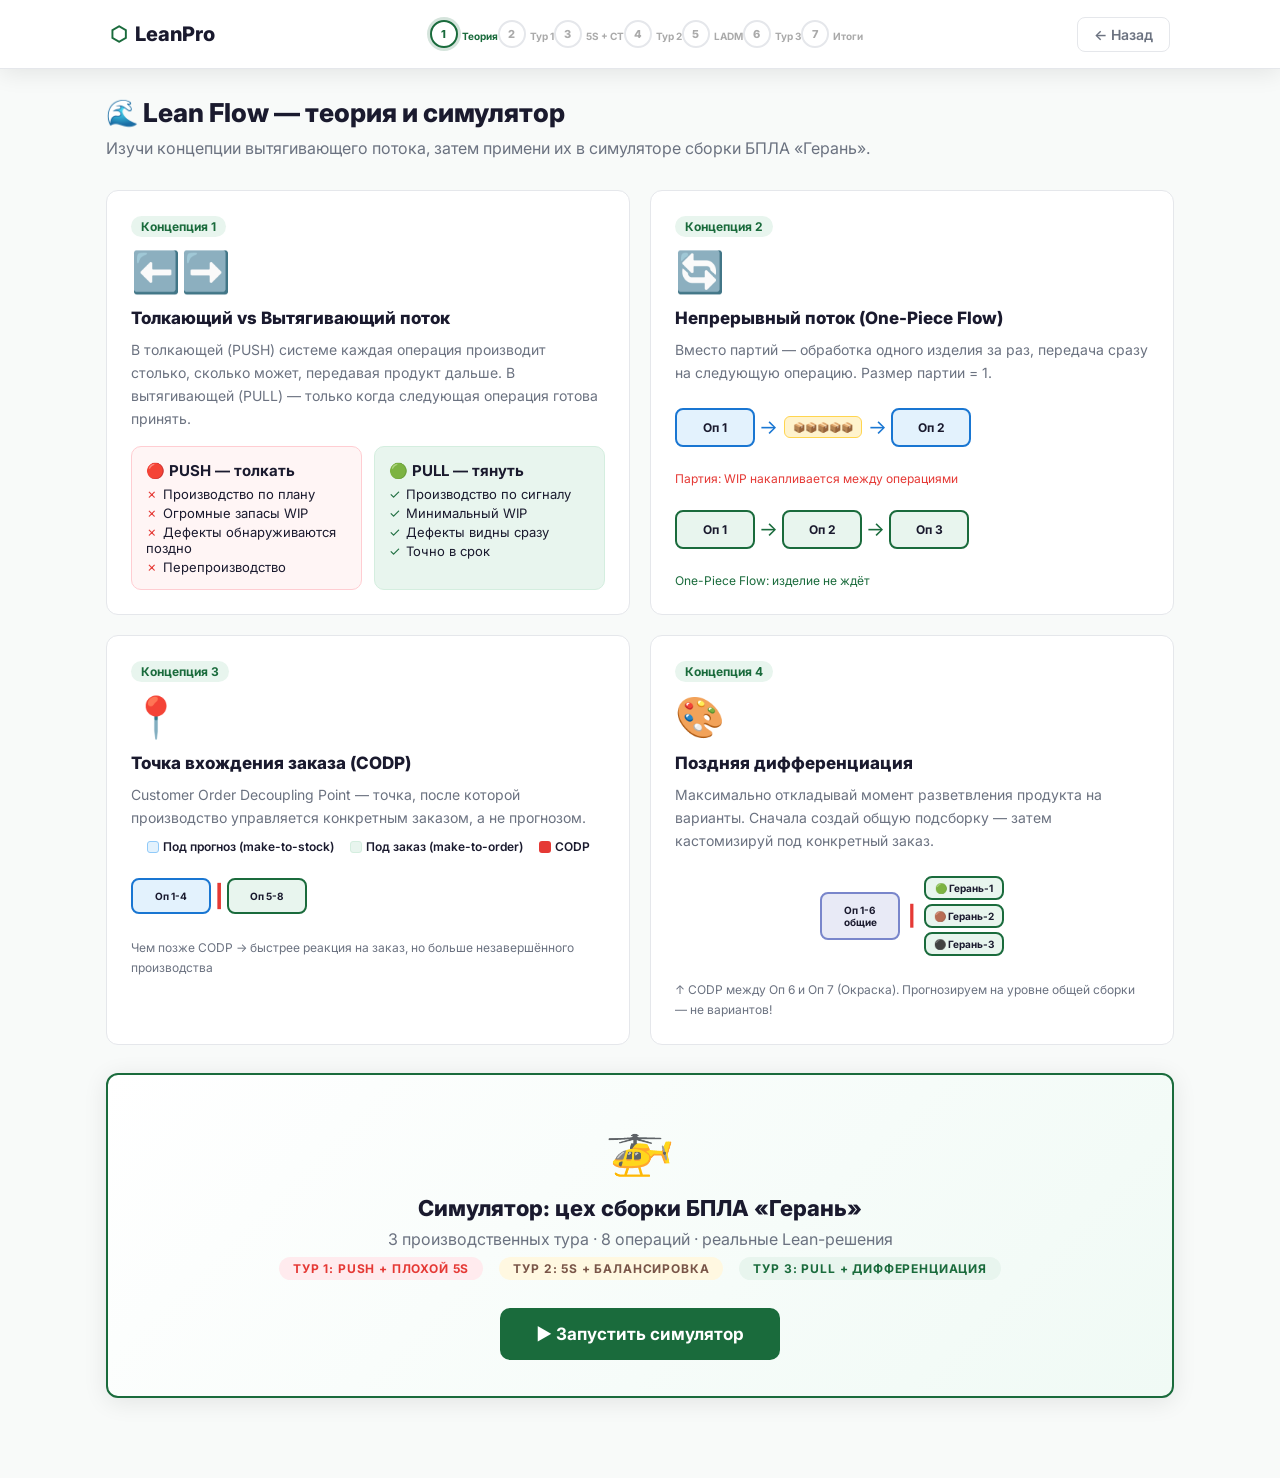
<file: lean-flow.html>
<!DOCTYPE html>
<html lang="ru">
<head>
<meta charset="UTF-8"/>
<meta name="viewport" content="width=device-width, initial-scale=1.0"/>
<title>Lean Flow — Симулятор БПЛА «Герань» | LeanPro</title>
<link rel="preconnect" href="https://fonts.bunny.net" />
<link href="https://fonts.bunny.net/css?family=inter:400,500,600,700,800&display=swap" rel="stylesheet"/>
<style>
*,*::before,*::after{box-sizing:border-box;margin:0;padding:0}
:root{
  --g:#1a6b3c;--gd:#134d2c;--gl:#e8f5ee;--gm:#d4eedf;
  --red:#e53935;--rdl:#ffebee;--rdm:#ffcdd2;
  --blue:#1976d2;--bl:#e3f2fd;
  --yellow:#f5a623;--yl:#fff8e1;
  --text:#1a1a2e;--muted:#6b7280;--border:#e5e7eb;
  --bg:#f8faf9;--white:#fff;
  --r:12px;--sh:0 4px 24px rgba(0,0,0,.09);--shl:0 12px 48px rgba(0,0,0,.13);
  --t:.22s ease;
}
body{font-family:'Inter',sans-serif;background:var(--bg);color:var(--text);min-height:100vh;overflow-x:hidden}

/* HEADER */
.lf-header{background:var(--white);border-bottom:1px solid var(--border);position:sticky;top:0;z-index:200;box-shadow:var(--sh)}
.lf-hinner{max-width:1100px;margin:0 auto;padding:0 20px;height:68px;display:flex;align-items:center;gap:20px}
.lf-logo{font-size:20px;font-weight:800;text-decoration:none;color:var(--text);display:flex;align-items:center;gap:8px;flex-shrink:0}
.lf-logo span{color:var(--g)}
.lf-title{flex:1;text-align:center;font-size:17px;font-weight:700;color:var(--text)}
.lf-back{font-size:14px;font-weight:600;color:var(--muted);text-decoration:none;padding:8px 16px;border-radius:8px;border:1px solid var(--border);transition:var(--t)}
.lf-back:hover{color:var(--g);border-color:var(--g);background:var(--gl)}
.phase-bar{display:flex;gap:0;flex:1;justify-content:center}
.phase-dot{display:flex;align-items:center;gap:4px;font-size:12px;font-weight:600;color:#aaa}
.phase-dot .pd-c{width:28px;height:28px;border-radius:50%;border:2px solid #e5e7eb;background:var(--white);display:flex;align-items:center;justify-content:center;font-size:11px;font-weight:800;transition:var(--t)}
.phase-dot.done .pd-c{background:var(--g);border-color:var(--g);color:#fff}
.phase-dot.active .pd-c{border-color:var(--g);color:var(--g);box-shadow:0 0 0 3px rgba(26,107,60,.18)}
.phase-dot .pd-line{width:24px;height:2px;background:#e5e7eb;margin:0 2px}
.phase-dot.done .pd-line{background:var(--g)}

/* MAIN */
.lf-main{max-width:1100px;margin:0 auto;padding:28px 16px 80px}

/* TABS */
.tab-bar{display:flex;gap:6px;margin-bottom:28px;flex-wrap:wrap}
.tabBtn{background:var(--white);border:2px solid var(--border);border-radius:8px;padding:9px 20px;font-family:inherit;font-size:14px;font-weight:600;color:var(--muted);cursor:pointer;transition:var(--t)}
.tabBtn:hover,.tabBtn.active{background:var(--g);border-color:var(--g);color:#fff}

/* CARDS */
.card{background:var(--white);border:1px solid var(--border);border-radius:var(--r);padding:28px;box-shadow:var(--sh)}
.card-green{border-color:var(--g);border-width:2px;background:linear-gradient(135deg,#fff,#f0faf5)}
.card-red{border-color:var(--red);border-width:2px;background:linear-gradient(135deg,#fff,#fff5f5)}
.card-blue{border-color:var(--blue);border-width:2px;background:linear-gradient(135deg,#fff,#f0f6ff)}
.card-yellow{border-color:var(--yellow);border-width:2px;background:linear-gradient(135deg,#fff,#fffbf0)}

/* BUTTONS */
.btn{display:inline-flex;align-items:center;justify-content:center;gap:8px;font-family:inherit;font-weight:700;font-size:15px;border-radius:10px;border:none;cursor:pointer;padding:13px 28px;transition:var(--t);text-decoration:none;white-space:nowrap}
.btn-g{background:var(--g);color:#fff}.btn-g:hover{background:var(--gd);transform:translateY(-1px);box-shadow:0 6px 20px rgba(26,107,60,.3)}
.btn-red{background:var(--red);color:#fff}.btn-red:hover{background:#c62828}
.btn-outline{background:transparent;border:2px solid var(--g);color:var(--g)}.btn-outline:hover{background:var(--gl)}
.btn-lg{padding:16px 36px;font-size:17px}
.btn-full{width:100%}
.btn:disabled{opacity:.4;cursor:not-allowed;transform:none!important}

/* THEORY SECTION */
.theory-grid{display:grid;grid-template-columns:1fr 1fr;gap:20px;margin-bottom:28px}
@media(max-width:700px){.theory-grid{grid-template-columns:1fr}}
.theory-card{background:var(--white);border:1px solid var(--border);border-radius:var(--r);padding:24px;transition:var(--t)}
.theory-card:hover{box-shadow:var(--sh);border-color:var(--g)}
.theory-card .tc-icon{font-size:40px;margin-bottom:12px}
.theory-card h3{font-size:17px;font-weight:800;margin-bottom:10px}
.theory-card p{font-size:14px;color:var(--muted);line-height:1.65}
.theory-card .tc-tag{display:inline-block;background:var(--gl);color:var(--g);font-size:12px;font-weight:700;padding:3px 10px;border-radius:12px;margin-bottom:10px}
.push-pull{display:grid;grid-template-columns:1fr 1fr;gap:12px;margin-top:16px}
.flow-box{border-radius:10px;padding:14px;font-size:13px}
.flow-push{background:#fff5f5;border:1px solid var(--rdm)}
.flow-pull{background:var(--gl);border:1px solid var(--gm)}
.flow-box strong{display:block;font-size:15px;margin-bottom:6px}
.flow-box ul{list-style:none;display:flex;flex-direction:column;gap:3px}
.flow-box ul li::before{margin-right:5px}
.flow-push ul li::before{content:'✗';color:var(--red)}
.flow-pull ul li::before{content:'✓';color:var(--g)}

/* FLOW ARROWS (push vs pull diagram) */
.flow-diagram{display:flex;align-items:center;gap:0;margin:16px 0;overflow-x:auto;padding:8px 0}
.fd-node{background:var(--white);border:2px solid var(--border);border-radius:8px;padding:10px 14px;font-size:12px;font-weight:700;text-align:center;white-space:nowrap;flex-shrink:0;min-width:80px}
.fd-node.blue{border-color:var(--blue);background:var(--bl)}
.fd-node.green{border-color:var(--g);background:var(--gl)}
.fd-node.red{border-color:var(--red);background:var(--rdl)}
.fd-arr{font-size:20px;color:#aaa;padding:0 4px;flex-shrink:0}
.fd-arr.push-arr{color:var(--blue)}
.fd-arr.pull-arr{color:var(--g)}
.fd-wip{background:#fff3cd;border:1px solid #ffd54f;border-radius:6px;padding:4px 8px;font-size:10px;font-weight:700;color:#795548;white-space:nowrap;margin:0 2px;flex-shrink:0}

/* CODP TIMELINE */
.codp-line{position:relative;margin:24px 0;padding:20px 0}
.codp-ops{display:flex;gap:4px;align-items:center;flex-wrap:wrap;justify-content:center}
.codp-op{border-radius:8px;padding:10px 12px;font-size:12px;font-weight:700;text-align:center;cursor:pointer;border:2px solid transparent;transition:var(--t);user-select:none;min-width:80px}
.codp-op.stock{background:#e3f2fd;color:var(--blue);border-color:#90caf9}
.codp-op.order{background:var(--gl);color:var(--g);border-color:var(--gm)}
.codp-op.variant{background:var(--yl);color:#795548;border-color:#ffe082}
.codp-marker{display:inline-block;background:var(--red);color:#fff;font-size:11px;font-weight:800;padding:4px 10px;border-radius:12px;margin:0 4px;cursor:pointer;white-space:nowrap;transition:var(--t)}
.codp-marker:hover{background:#b71c1c}
.codp-labels{display:flex;justify-content:space-between;font-size:12px;color:var(--muted);margin-top:8px;font-weight:600}

/* ===== FACTORY FLOOR ===== */
.factory-wrap{background:linear-gradient(160deg,#eceff1 0%,#e0e5e2 100%);border-radius:16px;border:2px solid #cfd8dc;padding:20px;overflow-x:auto;margin-bottom:20px;min-height:220px;position:relative}
.factory-label{font-size:11px;font-weight:700;color:#90a4ae;text-transform:uppercase;letter-spacing:.1em;margin-bottom:16px;display:flex;align-items:center;gap:8px}
.factory-line{display:flex;align-items:flex-end;gap:0;min-width:max-content}

/* Raw material */
.raw-mat{display:flex;flex-direction:column;align-items:center;gap:4px;padding:0 12px}
.raw-mat .rm-label{font-size:10px;font-weight:700;color:var(--muted);text-transform:uppercase}
.raw-mat .rm-stack{display:flex;flex-direction:column;align-items:center;gap:2px;min-height:80px;justify-content:flex-end}
.raw-unit{font-size:18px;animation:dropIn .3s}

/* Connector arrows */
.conn{display:flex;flex-direction:column;align-items:center;gap:4px;padding:0 4px}
.conn-arr{font-size:18px;color:#aaa}
.wip-badge{background:#e53935;color:#fff;font-size:11px;font-weight:800;border-radius:10px;padding:2px 8px;min-width:26px;text-align:center;transition:var(--t)}
.wip-badge.zero{background:#e5e7eb;color:#aaa}
.wip-badge.warn{background:#ff9800}
.wip-badge.high{background:var(--red);animation:wiggle .5s infinite alternate}
.wip-stack-icons{display:flex;flex-direction:column;align-items:center;gap:1px;min-height:40px;justify-content:flex-end}
.wip-icon{font-size:14px}

/* Station box */
.station{display:flex;flex-direction:column;align-items:center;background:var(--white);border:2px solid var(--border);border-radius:10px;padding:12px 10px;min-width:100px;max-width:110px;position:relative;transition:var(--t)}
.station.active{border-color:var(--g);box-shadow:0 0 0 3px rgba(26,107,60,.15)}
.station.bottleneck{border-color:var(--red);box-shadow:0 0 0 3px rgba(229,57,53,.15)}
.station.idle{opacity:.6;border-style:dashed}
.station.injured{border-color:var(--yellow);background:#fffde7}
.station .st-icon{font-size:28px;margin-bottom:4px}
.station .st-worker{font-size:22px}
.station .st-name{font-size:11px;font-weight:700;text-align:center;line-height:1.3;margin-bottom:6px;color:var(--text)}
.station .st-time{font-size:12px;font-weight:700;padding:3px 8px;border-radius:6px;margin-top:4px}
.station .st-time.ok{background:var(--gl);color:var(--g)}
.station .st-time.over{background:var(--rdl);color:var(--red)}
.station .st-time.warn{background:var(--yl);color:#795548}
.station .st-alert{position:absolute;top:-10px;right:-10px;font-size:18px;animation:pulse 1s infinite}
.station .st-processing{position:absolute;bottom:-10px;font-size:16px;animation:spin 1s linear infinite}
.station .st-tag{position:absolute;top:-8px;left:50%;transform:translateX(-50%);background:var(--blue);color:#fff;font-size:10px;font-weight:800;padding:2px 8px;border-radius:8px;white-space:nowrap}
.station .st-tag.green{background:var(--g)}
.station .st-tag.red{background:var(--red)}

/* Output done */
.done-box{display:flex;flex-direction:column;align-items:center;gap:6px;padding:0 12px}
.done-count{font-size:36px;font-weight:800;color:var(--g);line-height:1}
.done-label{font-size:11px;font-weight:600;color:var(--muted)}
.done-units{display:flex;flex-wrap:wrap;gap:2px;max-width:80px;justify-content:center;min-height:40px;align-items:center}
.done-unit{font-size:16px;animation:popIn .3s}

/* Pull kanban signals */
.kanban-row{display:flex;align-items:center;gap:0;min-width:max-content;margin-top:8px}
.kb-signal{background:var(--yl);border:1px solid #ffd54f;border-radius:4px;font-size:10px;font-weight:700;color:#795548;padding:2px 6px;white-space:nowrap;opacity:0;transition:opacity .3s}
.kb-signal.visible{opacity:1}
.kb-arr{font-size:14px;color:var(--yellow);padding:0 2px}

/* SIMULATION CONTROLS */
.sim-controls{display:flex;align-items:center;gap:16px;flex-wrap:wrap;margin-bottom:16px}
.sim-speed{display:flex;align-items:center;gap:8px;font-size:14px;font-weight:600}
.sim-timer{font-size:28px;font-weight:800;color:var(--g);font-variant-numeric:tabular-nums;min-width:80px}
.sim-demand-bar{flex:1;min-width:200px}
.sim-demand-bar .db-label{font-size:12px;color:var(--muted);font-weight:600;margin-bottom:4px;display:flex;justify-content:space-between}
.progress-bar{height:18px;background:#e5e7eb;border-radius:9px;overflow:hidden;position:relative}
.progress-fill{height:100%;border-radius:9px;transition:width .5s}
.progress-fill.green{background:var(--g)}
.progress-fill.yellow{background:#f5a623}
.progress-fill.red{background:var(--red)}
.progress-target{position:absolute;top:0;bottom:0;width:2px;background:#1a1a2e;opacity:.4}

/* METRICS ROW */
.metrics-row{display:grid;grid-template-columns:repeat(4,1fr);gap:12px;margin-bottom:20px}
@media(max-width:600px){.metrics-row{grid-template-columns:1fr 1fr}}
.metric-card{background:var(--white);border:1px solid var(--border);border-radius:10px;padding:14px;text-align:center}
.metric-card .mc-val{font-size:32px;font-weight:800;line-height:1;margin-bottom:4px}
.metric-card .mc-label{font-size:12px;color:var(--muted);font-weight:600}
.metric-card.good .mc-val{color:var(--g)}
.metric-card.bad .mc-val{color:var(--red)}
.metric-card.warn .mc-val{color:var(--yellow)}
.metric-card.neutral .mc-val{color:var(--blue)}

/* EVENT LOG */
.event-log{background:#1a1a2e;border-radius:10px;padding:16px;max-height:140px;overflow-y:auto;font-size:13px;font-family:monospace;line-height:1.7}
.ev-line{color:#aaa}
.ev-line.ev-ok{color:#4caf50}
.ev-line.ev-err{color:#ef5350}
.ev-line.ev-warn{color:#ffa726}
.ev-line.ev-info{color:#42a5f5}

/* LADM TABLE */
.ladm{width:100%;border-collapse:collapse;margin:16px 0}
.ladm th{background:var(--gl);color:var(--g);font-size:12px;font-weight:800;text-transform:uppercase;letter-spacing:.06em;padding:10px 12px;text-align:left;border:1px solid var(--gm)}
.ladm td{padding:10px 12px;border:1px solid var(--border);font-size:14px;vertical-align:middle}
.ladm tr:hover td{background:var(--bg)}
.ladm tr.bottleneck td{background:#fff5f5}
.time-bar{height:20px;border-radius:4px;position:relative;background:#e5e7eb;min-width:60px;overflow:visible}
.time-bar-va{height:100%;border-radius:4px;background:var(--g);display:inline-block;vertical-align:top;transition:width .5s}
.time-bar-waste{height:100%;border-radius:0 4px 4px 0;background:#ef9a9a;display:inline-block;vertical-align:top;transition:width .5s}
.time-bar-takt{position:absolute;top:-4px;bottom:-4px;width:2px;background:var(--red);z-index:2}
.time-bar-takt::before{content:'Такт';position:absolute;top:-18px;left:2px;font-size:9px;color:var(--red);font-weight:800;white-space:nowrap}
.worker-assign{display:flex;flex-wrap:wrap;gap:4px}
.wk-chip{background:var(--gl);color:var(--g);border:1px solid var(--gm);border-radius:6px;font-size:11px;font-weight:700;padding:3px 10px;cursor:pointer;transition:var(--t)}
.wk-chip:hover{background:var(--gm)}
.wk-chip.sel{background:var(--g);color:#fff;border-color:var(--gd)}

/* WORKER BINS for LADM assignment */
.worker-bins{display:grid;grid-template-columns:1fr 1fr;gap:14px;margin:16px 0}
@media(max-width:600px){.worker-bins{grid-template-columns:1fr}}
.worker-bin{background:var(--white);border:2px dashed var(--border);border-radius:10px;padding:16px;min-height:100px;transition:var(--t)}
.worker-bin.balanced{border-color:var(--g);background:var(--gl)}
.worker-bin.over{border-color:var(--red);background:var(--rdl)}
.wb-header{display:flex;align-items:center;gap:8px;margin-bottom:10px;font-weight:700;font-size:14px}
.wb-ops{display:flex;flex-wrap:wrap;gap:6px;min-height:40px;margin-bottom:10px}
.wb-op{background:var(--white);border:1px solid var(--border);border-radius:6px;padding:5px 10px;font-size:12px;font-weight:600;cursor:pointer;transition:var(--t);display:flex;align-items:center;gap:4px}
.wb-op:hover{border-color:var(--red);background:var(--rdl)}
.wb-time-bar{height:12px;border-radius:6px;background:#e5e7eb;overflow:hidden;position:relative}
.wb-time-fill{height:100%;border-radius:6px;transition:width .4s}

/* ENTRY POINT SELECTOR */
.ep-timeline{display:flex;align-items:center;gap:4px;margin:20px 0;flex-wrap:wrap;justify-content:center}
.ep-op{border-radius:8px;padding:10px 12px;font-size:12px;font-weight:700;text-align:center;min-width:85px;border:2px solid transparent;cursor:pointer;transition:var(--t);flex-shrink:0}
.ep-op.forecast{background:#e3f2fd;color:var(--blue);border-color:#90caf9}
.ep-op.made-to-order{background:var(--gl);color:var(--g);border-color:var(--gm)}
.ep-op.variant{background:var(--yl);color:#795548;border-color:#ffe082}
.ep-op:hover{transform:scale(1.05)}
.ep-cut{display:flex;flex-direction:column;align-items:center;gap:2px;cursor:pointer;padding:0 4px;flex-shrink:0}
.ep-cut .cut-line{width:3px;height:40px;background:#aaa;border-radius:2px;transition:var(--t)}
.ep-cut .cut-label{font-size:10px;color:#aaa;font-weight:700;white-space:nowrap;transition:var(--t)}
.ep-cut.selected .cut-line{background:var(--red)}
.ep-cut.selected .cut-label{color:var(--red)}
.ep-cut:hover .cut-line{background:var(--yellow)}
.ep-cut:hover .cut-label{color:var(--yellow)}
.ep-legend{display:flex;gap:16px;flex-wrap:wrap;font-size:12px;font-weight:600;margin-top:12px;justify-content:center}
.ep-legend span{display:flex;align-items:center;gap:4px}
.ep-legend .dot{width:12px;height:12px;border-radius:3px}

/* COMPARISON TABLE */
.compare-table{width:100%;border-collapse:collapse;margin:16px 0}
.compare-table th{background:#1a1a2e;color:#fff;padding:12px 16px;font-size:13px;font-weight:700;text-align:left}
.compare-table td{padding:12px 16px;border-bottom:1px solid var(--border);font-size:14px;vertical-align:middle}
.compare-table tr:nth-child(even) td{background:var(--bg)}
.compare-table .r1{color:var(--red);font-weight:700}
.compare-table .r2{color:var(--yellow);font-weight:700}
.compare-table .r3{color:var(--g);font-weight:700}
.trend-up{color:var(--g)}
.trend-down{color:var(--red)}

/* SECTION TITLES */
.phase-title{font-size:26px;font-weight:800;margin-bottom:8px}
.phase-sub{font-size:16px;color:var(--muted);margin-bottom:28px;line-height:1.6}
.section-h{font-size:18px;font-weight:800;margin-bottom:16px;display:flex;align-items:center;gap:10px}
.tag-pill{display:inline-block;padding:4px 14px;border-radius:20px;font-size:12px;font-weight:700;text-transform:uppercase;letter-spacing:.07em}
.tag-green{background:var(--gl);color:var(--g)}
.tag-red{background:var(--rdl);color:var(--red)}
.tag-yellow{background:var(--yl);color:#795548}
.tag-blue{background:var(--bl);color:var(--blue)}

/* CERTIFICATE */
.cert-wrap{background:var(--white);border:3px solid var(--g);border-radius:20px;padding:40px;text-align:center;max-width:600px;margin:0 auto 32px}
.cert-icon{font-size:72px;margin-bottom:12px}
.cert-kpi-grid{display:grid;grid-template-columns:repeat(3,1fr);gap:12px;margin:24px 0}
.cert-kpi{background:var(--gl);border-radius:10px;padding:14px 8px}
.cert-kpi strong{display:block;font-size:26px;font-weight:800;color:var(--g)}
.cert-kpi span{font-size:11px;color:var(--muted);font-weight:600}

/* HIGHLIGHT BOX */
.insight-box{border-left:4px solid var(--g);background:var(--gl);border-radius:0 8px 8px 0;padding:14px 18px;margin:16px 0;font-size:14px;line-height:1.65;color:var(--gd)}
.insight-box.red{border-color:var(--red);background:var(--rdl);color:#b71c1c}
.insight-box.yellow{border-color:var(--yellow);background:var(--yl);color:#5d4037}
.insight-box.blue{border-color:var(--blue);background:var(--bl);color:#0d47a1}
.insight-box strong{font-size:15px}

/* VARIANT BADGES */
.variant-chip{display:inline-flex;align-items:center;gap:6px;padding:6px 14px;border-radius:20px;font-size:13px;font-weight:700;border:2px solid transparent}
.var-1{background:#e8f5e9;color:#2e7d32;border-color:#a5d6a7}
.var-2{background:#efebe9;color:#4e342e;border-color:#bcaaa4}
.var-3{background:#f3e5f5;color:#4a148c;border-color:#ce93d8}

/* ANIMATIONS */
@keyframes popIn{from{transform:scale(0);opacity:0}to{transform:scale(1);opacity:1}}
@keyframes dropIn{from{transform:translateY(-20px);opacity:0}to{transform:translateY(0);opacity:1}}
@keyframes slideIn{from{opacity:0;transform:translateY(16px)}to{opacity:1;transform:translateY(0)}}
@keyframes wiggle{from{transform:rotate(-3deg)}to{transform:rotate(3deg)}}
@keyframes pulse{0%,100%{opacity:1}50%{opacity:.4}}
@keyframes spin{to{transform:rotate(360deg)}}
@keyframes droneMove{from{transform:translateX(-30px);opacity:0}to{transform:translateX(0);opacity:1}}
@keyframes confettiFall{to{transform:translateY(110vh) rotate(720deg);opacity:0}}
@keyframes flashOk{0%,100%{background:var(--white)}50%{background:#d4edda;border-color:var(--g)}}
@keyframes flashErr{0%,100%{background:var(--white)}50%{background:#ffd6d6;border-color:var(--red)}}

.anim-slide{animation:slideIn .4s ease}

/* FEEDBACK */
.lf-toast{position:fixed;bottom:28px;left:50%;transform:translateX(-50%) translateY(20px);background:#1a1a2e;color:#fff;padding:12px 24px;border-radius:8px;font-size:14px;font-weight:600;opacity:0;transition:.3s;z-index:1000;pointer-events:none;text-align:center;max-width:90vw}
.lf-toast.show{opacity:1;transform:translateX(-50%) translateY(0)}
.lf-toast.ok{background:var(--g)}
.lf-toast.err{background:var(--red)}
.lf-toast.warn{background:#f5a623}

/* COLLAPSIBLE */
.collapsible{cursor:pointer;display:flex;align-items:center;justify-content:space-between;padding:14px 18px;background:var(--bg);border:1px solid var(--border);border-radius:8px;margin-bottom:4px;font-weight:700;font-size:15px;transition:var(--t)}
.collapsible:hover{border-color:var(--g);background:var(--gl)}
.coll-body{display:none;padding:18px;border:1px solid var(--border);border-top:none;border-radius:0 0 8px 8px;background:var(--white);font-size:14px;color:var(--muted);line-height:1.7;margin-bottom:12px}
.coll-body.open{display:block}

@media(max-width:700px){
  .metrics-row{grid-template-columns:1fr 1fr}
  .factory-wrap{padding:12px}
  .worker-bins{grid-template-columns:1fr}
  .phase-title{font-size:21px}
  .cert-kpi-grid{grid-template-columns:1fr 1fr}
}

/* ===== INTERACTIVE ASSEMBLY GAME ===== */
.asm-wrap{display:grid;grid-template-columns:190px 1fr 180px;gap:14px;margin-top:16px}
@media(max-width:800px){.asm-wrap{grid-template-columns:1fr;gap:10px}}
.asm-parts{background:var(--bg);border:2px solid var(--border);border-radius:12px;padding:14px}
.asm-parts-title{font-size:11px;font-weight:800;text-transform:uppercase;color:var(--muted);margin-bottom:10px;letter-spacing:.08em}
.asm-part{display:flex;align-items:center;gap:8px;padding:9px 12px;background:var(--white);border:2px solid var(--border);border-radius:8px;cursor:pointer;margin-bottom:7px;font-size:13px;font-weight:700;transition:var(--t);position:relative;user-select:none;-webkit-user-select:none}
.asm-part:hover:not(.placed):not(.locked):not(.searching){border-color:var(--g);background:var(--gl);transform:translateX(4px)}
.asm-part.placed{opacity:.3;border-color:#ccc;cursor:not-allowed;background:#f5f5f5}
.asm-part.locked{border-color:var(--red);background:var(--rdl);cursor:pointer}
.asm-part.searching{border-color:var(--yellow);background:var(--yl);cursor:not-allowed;animation:pulse .5s infinite}
.asm-part.next-part{border-color:var(--g);box-shadow:0 0 0 3px rgba(26,107,60,.3);animation:glowPulse 1s infinite}
.asm-part .ap-icon{font-size:18px;flex-shrink:0}
.asm-part .ap-badge{position:absolute;right:8px;font-size:12px}
.asm-bench{background:linear-gradient(160deg,#eceff1,#e0e5e2);border:2px solid #b0bec5;border-radius:14px;padding:18px;display:flex;flex-direction:column;align-items:center;gap:12px}
.asm-bench-label{font-size:11px;font-weight:800;text-transform:uppercase;color:#78909c;letter-spacing:.08em}
.asm-drone-preview{font-size:70px;min-height:84px;display:flex;align-items:center;justify-content:center;transition:transform .2s}
.asm-slots{display:flex;flex-wrap:wrap;gap:6px;justify-content:center;max-width:260px}
.asm-slot{width:50px;height:50px;border:2px solid var(--border);border-radius:8px;display:flex;align-items:center;justify-content:center;font-size:20px;background:var(--white);transition:var(--t)}
.asm-slot.filled{border-color:var(--g);background:var(--gl);animation:popIn .3s}
.asm-slot.next-slot{border-color:var(--g);border-style:dashed;animation:glowPulse 1.2s infinite}
.asm-hint{font-size:12px;color:var(--muted);font-weight:600;text-align:center;min-height:18px}
.asm-done-panel{background:var(--bg);border:2px solid var(--border);border-radius:12px;padding:14px;display:flex;flex-direction:column;align-items:center;gap:4px}
.asm-done-big{font-size:56px;font-weight:800;color:var(--g);line-height:1}
.asm-done-label{font-size:11px;font-weight:600;color:var(--muted)}
.asm-done-units{display:flex;flex-wrap:wrap;gap:3px;justify-content:center;margin-top:8px;max-width:170px}
.asm-done-unit{font-size:20px;animation:popIn .3s}
.asm-timer-row{display:flex;align-items:center;gap:14px;flex-wrap:wrap;padding:14px 20px;background:var(--white);border:1px solid var(--border);border-radius:10px;margin-bottom:12px}
.asm-clock{font-size:32px;font-weight:800;font-variant-numeric:tabular-nums;min-width:56px}
.asm-clock.warn{color:var(--yellow)}
.asm-clock.danger{color:var(--red);animation:pulse .5s infinite}
.asm-timer-bar{flex:1;min-width:100px;height:14px;background:#e5e7eb;border-radius:7px;overflow:hidden}
.asm-timer-fill{height:100%;border-radius:7px;transition:width .9s linear;background:var(--g)}
.asm-timer-fill.warn{background:var(--yellow)}
.asm-timer-fill.danger{background:var(--red)}
.asm-demand-badge{font-size:24px;font-weight:800;color:var(--g);white-space:nowrap}
.variant-picker{display:flex;gap:8px;flex-wrap:wrap}
.var-pick-btn{padding:9px 16px;border-radius:8px;border:2px solid var(--border);font-weight:700;font-size:13px;cursor:pointer;transition:var(--t);background:var(--white);font-family:inherit}
.var-pick-btn:hover{border-color:var(--g);background:var(--gl)}
.var-pick-btn.selected{border-color:var(--g);background:var(--g);color:#fff}
.asm-bonus-banner{background:linear-gradient(135deg,#1a6b3c,#2e7d32);border-radius:16px;padding:28px;text-align:center;color:#fff;animation:slideIn .4s ease;margin-top:20px}
.asm-bonus-banner h2{font-size:26px;font-weight:800;margin-bottom:8px}
.asm-timeout-banner{background:var(--white);border:2px solid var(--border);border-radius:16px;padding:28px;text-align:center;animation:slideIn .4s ease;margin-top:20px}
@keyframes glowPulse{0%,100%{box-shadow:0 0 0 2px rgba(26,107,60,.25)}50%{box-shadow:0 0 0 6px rgba(26,107,60,.45)}}
@keyframes bounceDrone{0%{transform:scale(1)}40%{transform:scale(1.35) rotate(-6deg)}70%{transform:scale(.93)}100%{transform:scale(1)}}
</style>
</head>
<body>

<header class="lf-header">
  <div class="lf-hinner">
    <a href="index.html" class="lf-logo"><span>⬡</span>LeanPro</a>
    <div class="phase-bar" id="phaseDots"></div>
    <a href="index.html" class="lf-back">← Назад</a>
  </div>
</header>

<div class="lf-main" id="app"></div>
<div class="lf-toast" id="toast"></div>

<script>
// ============================================================
// DATA
// ============================================================

const OPS = [
  {id:1, name:'Подготовка корпуса', short:'Корпус',    icon:'📦', time:60, waste:60, variant:false},
  {id:2, name:'Монтаж крыльев',     short:'Крылья',    icon:'✈️', time:90, waste:45, variant:false},
  {id:3, name:'Двигатель',          short:'Двигатель', icon:'⚙️', time:75, waste:30, variant:false},
  {id:4, name:'Навигация',          short:'Навигация', icon:'🛰️', time:65, waste:25, variant:false},
  {id:5, name:'Управление',         short:'Управл.',   icon:'🎮', time:80, waste:20, variant:false},
  {id:6, name:'Финальная сборка',   short:'Сборка',    icon:'🔧', time:55, waste:15, variant:false},
  {id:7, name:'Окраска',            short:'Окраска',   icon:'🎨', time:40, waste:10, variant:true },
  {id:8, name:'ОТК и упаковка',     short:'ОТК',       icon:'✅', time:50, waste:15, variant:false},
];
const TOTAL_VA = OPS.reduce((a,o)=>a+o.time,0); // 515s

const VARIANTS = [
  {id:'g1', name:'Герань-1', color:'Зелёная',   range:'500 км', emoji:'🟢', addTime:{3:0,  4:0}},
  {id:'g2', name:'Герань-2', color:'Коричневая', range:'700 км', emoji:'🟤', addTime:{3:15, 4:0}},
  {id:'g3', name:'Герань-3', color:'Чёрная',     range:'1000 км',emoji:'⚫', addTime:{3:0,  4:30}},
];

// Pre-scripted round outcomes
const ROUNDS = {
  1: {demand:10, takt:360, produced:6,  wip:9,  injuries:2, efficiency:60,  waste_total:220},
  2: {demand:16, takt:225, produced:11, wip:7,  injuries:0, efficiency:69,  waste_total:0},
  3: {demand:22, takt:164, produced:20, wip:2,  injuries:0, efficiency:91,  waste_total:0, variants:true},
};

// Event scripts for each round simulation (seconds in real-time at 1s=~5min factory time)
const SIM_EVENTS = {
  1: [
    {t:1,  type:'log', msg:'⏱ Смена началась. Поиск инструментов...', cls:'ev-warn'},
    {t:2,  type:'wip', station:1, val:2},
    {t:3,  type:'log', msg:'📦 Корпуса найдены (поиск занял 60 сек!)', cls:'ev-warn'},
    {t:4,  type:'wip', station:2, val:3},
    {t:5,  type:'injury', station:2, msg:'🚑 Травма! Сотрудник споткнулся об оснастку на полу. Остановка 20 мин.'},
    {t:6,  type:'wip', station:1, val:3},
    {t:7,  type:'log', msg:'🔍 Инструкция устарела — поиск актуальной...', cls:'ev-warn'},
    {t:8,  type:'complete', val:1},
    {t:9,  type:'wip', station:2, val:5},
    {t:10, type:'wip', station:3, val:2},
    {t:10, type:'log', msg:'⚠️ Узкое место: очередь перед «Крыльями» растёт!', cls:'ev-err'},
    {t:11, type:'injury', station:4, msg:'🚑 Ещё травма! Детали не в своих местах. Остановка 20 мин.'},
    {t:12, type:'complete', val:2},
    {t:13, type:'wip', station:2, val:7},
    {t:13, type:'wip', station:5, val:2},
    {t:14, type:'log', msg:'🔄 Переделка: обнаружен дефект на финальном ОТК!', cls:'ev-err'},
    {t:14, type:'complete', val:3},
    {t:15, type:'log', msg:'📊 Конец смены. Анализ результатов...', cls:'ev-info'},
    {t:15, type:'complete', val:6},
    {t:15, type:'wip', station:2, val:9},
  ],
  2: [
    {t:1,  type:'log', msg:'✅ 5S выполнен. Рабочие места чистые!', cls:'ev-ok'},
    {t:2,  type:'wip', station:1, val:1},
    {t:3,  type:'complete', val:1},
    {t:4,  type:'wip', station:2, val:2},
    {t:5,  type:'log', msg:'⚠️ Такт=225с. Такт-время соблюдаем...', cls:'ev-info'},
    {t:6,  type:'complete', val:3},
    {t:7,  type:'wip', station:2, val:4},
    {t:8,  type:'log', msg:'📦 Узкое место: «Крылья» 90с — ниже такта, но создаёт очередь', cls:'ev-warn'},
    {t:9,  type:'complete', val:5},
    {t:10, type:'wip', station:2, val:6},
    {t:11, type:'log', msg:'🔄 Нет балансировки: Op5 и Op7 простаивают', cls:'ev-warn'},
    {t:12, type:'complete', val:8},
    {t:13, type:'wip', station:2, val:7},
    {t:14, type:'log', msg:'⏱ Конец смены. Спрос 16 ед. — выпущено 11.', cls:'ev-err'},
    {t:15, type:'complete', val:11},
  ],
  3: [
    {t:1,  type:'log', msg:'🔄 Pull-система: Kanban-сигналы активны', cls:'ev-ok'},
    {t:2,  type:'kanban', from:3, to:2},
    {t:3,  type:'log', msg:'📦 Заказ: Герань-1 (зелёная, 500км) — ВОШЁЛ в поток после оп.6', cls:'ev-info'},
    {t:3,  type:'complete', val:2},
    {t:4,  type:'kanban', from:4, to:3},
    {t:5,  type:'log', msg:'📦 Заказ: Герань-3 (чёрная, 1000км) — кастомизация: навигация +30с', cls:'ev-info'},
    {t:5,  type:'complete', val:5},
    {t:6,  type:'kanban', from:2, to:1},
    {t:7,  type:'log', msg:'✅ Поздняя дифференциация: общая подсборка → окраска по заказу', cls:'ev-ok'},
    {t:8,  type:'complete', val:8},
    {t:9,  type:'log', msg:'📦 Заказ: Герань-2 (коричневая, 700км) — двигатель +15с', cls:'ev-info'},
    {t:10, type:'complete', val:12},
    {t:11, type:'wip', station:8, val:1},
    {t:11, type:'log', msg:'⚡ Линия сбалансирована: все 4 рабочих загружены ≥85%', cls:'ev-ok'},
    {t:13, type:'complete', val:16},
    {t:14, type:'log', msg:'🎯 Конец смены: 20/22 ед., 3 варианта, WIP=2', cls:'ev-ok'},
    {t:15, type:'complete', val:20},
  ],
};

// ============================================================
// STATE
// ============================================================
const S = {
  phase: 'theory',
  round: 0,
  simRunning: false,
  simTimer: null,
  simT: 0,

  // Metrics current
  wip: [0,0,0,0,0,0,0,0],  // wip before each station (index 0 = raw)
  done: 0,
  injured: 0,
  log: [],
  kanbanActive: [],

  // Imp1 state
  fiveSSelected: new Set(),
  ctValue: '',

  // Imp2 state
  workerOps: {1:[], 2:[], 3:[], 4:[]},
  selectedOp: null,
  entryPoint: null,  // op id

  // Scores
  scores: {r1:0, r2:0, r3:0, imp1:0, imp2:0},
};

// ============================================================
// PHASES
// ============================================================
const PHASES = [
  {id:'theory', label:'Теория'},
  {id:'r1',     label:'Тур 1'},
  {id:'imp1',   label:'5S + CT'},
  {id:'r2',     label:'Тур 2'},
  {id:'imp2',   label:'LADM'},
  {id:'r3',     label:'Тур 3'},
  {id:'final',  label:'Итоги'},
];
const PHASE_ORDER = PHASES.map(p=>p.id);

function phaseIdx(id){ return PHASE_ORDER.indexOf(id); }

function updatePhaseDots(){
  const cur = phaseIdx(S.phase);
  document.getElementById('phaseDots').innerHTML = PHASES.map((p,i)=>{
    const cls = i<cur?'done':i===cur?'active':'';
    const line = i<PHASES.length-1?`<div class="pd-line ${i<cur?'done':''}"></div>`:'';
    return `<div class="phase-dot ${cls}"><div class="pd-c">${i<cur?'✓':i+1}</div><div style="font-size:10px;font-weight:700;color:${i===cur?'var(--g)':'#aaa'};margin-top:3px">${p.label}</div></div>${line}`;
  }).join('');
}

// ============================================================
// RENDER ROUTER
// ============================================================
function render(){
  updatePhaseDots();
  const app = document.getElementById('app');
  const fns = {theory:renderTheory, r1:renderR1, imp1:renderImp1, r2:renderR2, imp2:renderImp2, r3:renderR3, final:renderFinal};
  app.innerHTML = '';
  if(fns[S.phase]) fns[S.phase](app);
}

function goPhase(id){ S.phase=id; S.simRunning=false; clearInterval(S.simTimer); S.simT=0; render(); }

// ============================================================
// THEORY
// ============================================================
function renderTheory(el){
  el.innerHTML = `
  <div class="anim-slide">
    <div class="phase-title">🌊 Lean Flow — теория и симулятор</div>
    <div class="phase-sub">Изучи концепции вытягивающего потока, затем примени их в симуляторе сборки БПЛА «Герань».</div>

    <div class="theory-grid">
      <div class="theory-card">
        <div class="tc-tag">Концепция 1</div>
        <div class="tc-icon">⬅️➡️</div>
        <h3>Толкающий vs Вытягивающий поток</h3>
        <p>В толкающей (PUSH) системе каждая операция производит столько, сколько может, передавая продукт дальше. В вытягивающей (PULL) — только когда следующая операция готова принять.</p>
        <div class="push-pull">
          <div class="flow-box flow-push"><strong>🔴 PUSH — толкать</strong><ul>
            <li>Производство по плану</li><li>Огромные запасы WIP</li>
            <li>Дефекты обнаруживаются поздно</li><li>Перепроизводство</li>
          </ul></div>
          <div class="flow-box flow-pull"><strong>🟢 PULL — тянуть</strong><ul>
            <li>Производство по сигналу</li><li>Минимальный WIP</li>
            <li>Дефекты видны сразу</li><li>Точно в срок</li>
          </ul></div>
        </div>
      </div>

      <div class="theory-card">
        <div class="tc-tag">Концепция 2</div>
        <div class="tc-icon">🔄</div>
        <h3>Непрерывный поток (One-Piece Flow)</h3>
        <p>Вместо партий — обработка одного изделия за раз, передача сразу на следующую операцию. Размер партии = 1.</p>
        <div class="flow-diagram">
          <div class="fd-node blue">Оп 1</div><div class="fd-arr push-arr">→</div>
          <div class="fd-wip">📦📦📦📦📦</div>
          <div class="fd-arr push-arr">→</div><div class="fd-node blue">Оп 2</div>
        </div>
        <div style="font-size:12px;color:var(--red);margin-bottom:6px">Партия: WIP накапливается между операциями</div>
        <div class="flow-diagram">
          <div class="fd-node green">Оп 1</div><div class="fd-arr pull-arr">→</div>
          <div class="fd-node green">Оп 2</div><div class="fd-arr pull-arr">→</div>
          <div class="fd-node green">Оп 3</div>
        </div>
        <div style="font-size:12px;color:var(--g)">One-Piece Flow: изделие не ждёт</div>
      </div>

      <div class="theory-card">
        <div class="tc-tag">Концепция 3</div>
        <div class="tc-icon">📍</div>
        <h3>Точка вхождения заказа (CODP)</h3>
        <p>Customer Order Decoupling Point — точка, после которой производство управляется конкретным заказом, а не прогнозом.</p>
        <div class="ep-legend" style="margin:10px 0">
          <span><span class="dot" style="background:#e3f2fd;border:1px solid #90caf9;display:inline-block"></span> Под прогноз (make-to-stock)</span>
          <span><span class="dot" style="background:var(--gl);border:1px solid var(--gm);display:inline-block"></span> Под заказ (make-to-order)</span>
          <span><span class="dot" style="background:var(--red);display:inline-block;border-radius:3px"></span> CODP</span>
        </div>
        <div class="flow-diagram">
          <div class="fd-node blue" style="font-size:10px">Оп 1-4</div>
          <div class="fd-arr" style="color:var(--red);font-weight:800;font-size:22px">|</div>
          <div class="fd-node green" style="font-size:10px">Оп 5-8</div>
        </div>
        <p style="font-size:12px;margin-top:6px">Чем позже CODP → быстрее реакция на заказ, но больше незавершённого производства</p>
      </div>

      <div class="theory-card">
        <div class="tc-tag">Концепция 4</div>
        <div class="tc-icon">🎨</div>
        <h3>Поздняя дифференциация</h3>
        <p>Максимально откладывай момент разветвления продукта на варианты. Сначала создай общую подсборку — затем кастомизируй под конкретный заказ.</p>
        <div class="flow-diagram" style="flex-direction:column;gap:8px">
          <div style="display:flex;align-items:center;gap:4px">
            <div class="fd-node" style="background:#e8eaf6;border-color:#7986cb;font-size:10px">Оп 1-6<br>общие</div>
            <div class="fd-arr" style="color:var(--red);font-weight:800">|</div>
            <div style="display:flex;flex-direction:column;gap:4px">
              <div class="fd-node green" style="font-size:10px;padding:4px 8px">🟢 Герань-1</div>
              <div class="fd-node green" style="font-size:10px;padding:4px 8px">🟤 Герань-2</div>
              <div class="fd-node green" style="font-size:10px;padding:4px 8px">⚫ Герань-3</div>
            </div>
          </div>
        </div>
        <p style="font-size:12px;margin-top:8px">↑ CODP между Оп 6 и Оп 7 (Окраска). Прогнозируем на уровне общей сборки — не вариантов!</p>
      </div>
    </div>

    <div class="card card-green" style="text-align:center;padding:36px">
      <div style="font-size:56px;margin-bottom:16px">🚁</div>
      <div style="font-size:22px;font-weight:800;margin-bottom:8px">Симулятор: цех сборки БПЛА «Герань»</div>
      <div style="font-size:16px;color:var(--muted);margin-bottom:8px">3 производственных тура · 8 операций · реальные Lean-решения</div>
      <div style="display:flex;gap:16px;justify-content:center;flex-wrap:wrap;margin-bottom:28px">
        <span class="tag-pill tag-red">Тур 1: Push + плохой 5S</span>
        <span class="tag-pill tag-yellow">Тур 2: 5S + балансировка</span>
        <span class="tag-pill tag-green">Тур 3: Pull + дифференциация</span>
      </div>
      <button class="btn btn-g btn-lg" onclick="goPhase('r1')">▶ Запустить симулятор</button>
    </div>
  </div>`;
}

// ============================================================
// FACTORY FLOOR RENDERER
// ============================================================
function renderFactory(opts={}){
  const {fiveS=false, pull=false, workers=8, entryPoint=null, highlightBottleneck=false,
         showKanban=false, round=1} = opts;
  const bottleneckId = 2; // Op 2 (Wings) is always bottleneck in R1/R2

  // Compute effective op times
  const opTimes = OPS.map(o => fiveS ? o.time : o.time+o.waste);
  const takt = ROUNDS[round] ? ROUNDS[round].takt : 360;

  let html = `<div class="factory-wrap">`;
  html += `<div class="factory-label">
    🏭 Производственная линия — ${fiveS?'✅ 5S выполнен':'❌ 5S не сделан'} &nbsp;|&nbsp;
    ${pull?'🟢 PULL-поток':'🔴 PUSH-поток'} &nbsp;|&nbsp;
    👷 ${workers} рабочих &nbsp;|&nbsp; ⏱ Такт: ${takt}с
  </div>`;

  html += `<div class="factory-line" id="factoryLine">`;

  // Raw material
  html += `<div class="raw-mat">
    <div class="rm-stack">
      ${Array(fiveS?3:8).fill().map(()=>`<div class="raw-unit">📦</div>`).join('')}
    </div>
    <div class="rm-label">Сырьё</div>
  </div>`;

  OPS.forEach((op,i)=>{
    const t = opTimes[i];
    const isBottleneck = highlightBottleneck && op.id===bottleneckId;
    const isVariant = op.variant;
    const isEntryPoint = entryPoint && op.id===entryPoint;
    const timeClass = t>takt?'over':t>takt*0.85?'warn':'ok';
    const wipCount = S.wip[i] || 0;
    const wipClass = wipCount===0?'zero':wipCount>=5?'high':wipCount>=3?'warn':'';

    // Connector with WIP
    html += `<div class="conn">
      <div class="wip-stack-icons">${Array(Math.min(wipCount,5)).fill().map(()=>`<div class="wip-icon">🚁</div>`).join('')}</div>
      <div class="wip-badge ${wipClass}" id="wip${i}">${wipCount}</div>
      <div class="conn-arr">${pull?'🔄':'→'}</div>
    </div>`;

    // Station
    const workerEmoji = S.injured > 0 && op.id===bottleneckId && round===1 ? '🤕' : '👷';
    html += `<div class="station ${isBottleneck?'bottleneck':''} ${fiveS&&!isBottleneck?'active':''}" id="st${op.id}">
      ${isBottleneck&&highlightBottleneck?`<div class="st-tag red">⚠️ Узкое место</div>`:''}
      ${isVariant?`<div class="st-tag green">Дифференциация</div>`:''}
      ${isEntryPoint?`<div class="st-tag" style="background:var(--red)">◄ CODP</div>`:''}
      <div class="st-icon">${op.icon}</div>
      <div class="st-worker">${workerEmoji}</div>
      <div class="st-name">${op.short}</div>
      <div class="st-time ${timeClass}">${t}с${!fiveS&&op.waste>0?`<span style="color:#ef9a9a;font-size:10px"> +${op.waste}с🗑️</span>`:''}</div>
    </div>`;
  });

  // Output
  html += `<div class="conn"><div class="conn-arr">→</div></div>`;
  html += `<div class="done-box">
    <div class="done-count" id="doneCount">${S.done}</div>
    <div class="done-label">Выпущено</div>
    <div class="done-units" id="doneUnits">${Array(Math.min(S.done,8)).fill().map(()=>`<div class="done-unit">🚁</div>`).join('')}</div>
  </div>`;

  html += `</div>`; // factory-line

  // Pull kanban row
  if(showKanban){
    html += `<div class="kanban-row" id="kanbanRow" style="margin-top:12px;justify-content:center;flex-wrap:wrap;gap:4px">`;
    OPS.forEach((op,i)=>{
      if(i<OPS.length-1){
        const vis = S.kanbanActive.includes(op.id);
        html += `<span class="kb-signal ${vis?'visible':''}" id="kb${op.id}">📋 К${op.id+1}</span>`;
        html += `<span class="kb-arr">←</span>`;
      }
    });
    html += `</div>`;
  }

  html += `</div>`; // factory-wrap
  return html;
}

// ============================================================
// SIMULATION ENGINE
// ============================================================
function runSim(round, opts, onDone){
  const events = SIM_EVENTS[round] || [];
  S.simRunning = true;
  S.simT = 0;
  S.wip = [0,0,0,0,0,0,0,0];
  S.done = 0;
  S.injured = 0;
  S.log = [];
  S.kanbanActive = [];

  refreshFactory(opts);

  S.simTimer = setInterval(()=>{
    S.simT++;

    // Fire events for this tick
    events.filter(e=>e.t===S.simT).forEach(ev=>{
      if(ev.type==='log'){
        S.log.push({msg:ev.msg, cls:ev.cls||'ev-info'});
        updateLog();
      }
      if(ev.type==='wip'){
        S.wip[ev.station-1] = ev.val;
        refreshWIP();
      }
      if(ev.type==='complete'){
        S.done = ev.val;
        refreshDone();
      }
      if(ev.type==='injury'){
        S.injured++;
        showToast(ev.msg,'err');
        const st = document.getElementById(`st${ev.station}`);
        if(st){ st.classList.add('injured'); setTimeout(()=>st.classList.remove('injured'),3000); }
      }
      if(ev.type==='kanban'){
        S.kanbanActive.push(ev.from);
        const kb = document.getElementById(`kb${ev.from}`);
        if(kb){ kb.classList.add('visible'); setTimeout(()=>{kb.classList.remove('visible'); S.kanbanActive=S.kanbanActive.filter(x=>x!==ev.from);},2000); }
      }
    });

    // Update timer display
    const factoryMin = Math.round(S.simT * 4);
    const td = document.getElementById('simClock');
    if(td) td.textContent = `${factoryMin} мин`;

    // Progress bar
    const pf = document.getElementById('simProgress');
    if(pf){ pf.style.width = (S.simT/15*100)+'%'; }

    if(S.simT >= 15){
      clearInterval(S.simTimer);
      S.simRunning = false;
      S.done = ROUNDS[round].produced;
      S.wip[1] = ROUNDS[round].wip;
      refreshDone();
      refreshWIP();
      setTimeout(()=>onDone(), 800);
    }
  }, 1000);
}

function refreshWIP(){
  S.wip.forEach((v,i)=>{
    const el = document.getElementById(`wip${i}`);
    if(el){
      el.textContent = v;
      el.className = `wip-badge ${v===0?'zero':v>=5?'high':v>=3?'warn':''}`;
    }
  });
}
function refreshDone(){
  const dc = document.getElementById('doneCount');
  if(dc) dc.textContent = S.done;
  const du = document.getElementById('doneUnits');
  if(du) du.innerHTML = Array(Math.min(S.done,12)).fill().map(()=>`<div class="done-unit">🚁</div>`).join('');
}
function refreshFactory(opts){
  const fl = document.getElementById('factoryArea');
  if(fl) fl.innerHTML = renderFactory(opts);
}
function updateLog(){
  const el = document.getElementById('eventLog');
  if(el) el.innerHTML = S.log.map(l=>`<div class="ev-line ${l.cls}">${l.msg}</div>`).join('');
  if(el) el.scrollTop = el.scrollHeight;
}

// ============================================================
// ROUND 1
// ============================================================
function renderR1(el){
  el.innerHTML = `<div class="anim-slide">
    <div class="tag-pill tag-red" style="margin-bottom:12px">Тур 1 из 3</div>
    <div class="phase-title">🔴 Хаотичный цех — PUSH + плохой 5S</div>
    <div class="phase-sub">Спрос: <strong>10 БПЛА/смена</strong> · Такт-время: <strong>360 с/ед.</strong> · Рабочих: 8 · 5S не выполнен</div>

    <div class="insight-box red">⚠️ <strong>Условия:</strong> Инструменты лежат не на местах. Инструкции устарели. Детали разбросаны. Сотрудники ищут оснастку вместо того, чтобы собирать БПЛА. Система — PUSH: каждая операция работает на максимум.</div>

    <div id="factoryArea">${renderFactory({fiveS:false, pull:false, workers:8, round:1})}</div>

    <div class="sim-controls">
      <div>
        <div style="font-size:12px;color:var(--muted);font-weight:600;margin-bottom:4px">Прошло (смена 60 мин)</div>
        <div class="sim-timer" id="simClock">0 мин</div>
      </div>
      <div class="sim-demand-bar">
        <div class="db-label"><span>Выпуск БПЛА</span><span id="simDoneLabel">0 / 10</span></div>
        <div class="progress-bar">
          <div class="progress-fill red" id="simProgress" style="width:0%"></div>
          <div class="progress-target" style="left:100%"></div>
        </div>
      </div>
      <div class="metrics-row" style="margin:0;grid-template-columns:repeat(3,auto)">
        <div class="metric-card bad"><div class="mc-val" id="m-wip">0</div><div class="mc-label">ВП (WIP)</div></div>
        <div class="metric-card bad"><div class="mc-val" id="m-inj">0</div><div class="mc-label">Травмы 🚑</div></div>
        <div class="metric-card neutral"><div class="mc-val" id="m-done">0</div><div class="mc-label">Выпущено</div></div>
      </div>
    </div>

    <div id="eventLog" class="event-log" style="margin-bottom:20px"><div class="ev-line ev-info">⏳ Нажмите «Запустить» для старта смены...</div></div>

    <div style="display:flex;gap:12px;flex-wrap:wrap;align-items:center">
      <button class="btn btn-red" id="btnRun1" onclick="startR1Sim()">▶ Смотреть симуляцию</button>
      <button class="btn btn-g" onclick="launchAssemblyGame(1)">🎮 Собирать вручную</button>
      <button class="btn btn-outline" id="btnR1Next" style="display:none" onclick="goPhase('imp1')">Анализ результатов →</button>
    </div>
  </div>`;
}

function startR1Sim(){
  document.getElementById('btnRun1').disabled = true;
  // Live update metrics
  const interval = setInterval(()=>{
    const wipEl = document.getElementById('m-wip');
    const injEl = document.getElementById('m-inj');
    const doneEl = document.getElementById('m-done');
    const doneLabel = document.getElementById('simDoneLabel');
    if(wipEl) wipEl.textContent = Math.max(...S.wip);
    if(injEl) injEl.textContent = S.injured;
    if(doneEl) doneEl.textContent = S.done;
    if(doneLabel) doneLabel.textContent = `${S.done} / 10`;
    if(!S.simRunning){ clearInterval(interval); }
  }, 200);

  runSim(1, {fiveS:false, pull:false, workers:8, round:1}, ()=>{
    S.scores.r1 = Math.round(S.done/ROUNDS[1].demand*100);
    showToast('Смена завершена. Анализируем результаты...','warn');
    setTimeout(()=>{
      const btn = document.getElementById('btnR1Next');
      if(btn) btn.style.display='inline-flex';
    }, 1000);
  });
}

// ============================================================
// IMPROVEMENT 1 — 5S + CT
// ============================================================
const FIVES_ACTIONS = [
  {id:'a1', text:'Убрать все лишние предметы с рабочих мест', points:20, correct:true},
  {id:'a2', text:'Разработать плакаты с мотивационными цитатами', points:-5, correct:false},
  {id:'a3', text:'Обозначить места хранения всех инструментов и деталей', points:20, correct:true},
  {id:'a4', text:'Провести уборку всех рабочих поверхностей', points:15, correct:true},
  {id:'a5', text:'Разработать стандарты хранения инструментов (визуальный контроль)', points:20, correct:true},
  {id:'a6', text:'Заменить устаревшие инструкции на актуальные', points:15, correct:true},
  {id:'a7', text:'Провести корпоративный тимбилдинг за пределами цеха', points:-5, correct:false},
  {id:'a8', text:'Установить расписание ежедневных аудитов 5S', points:15, correct:true},
];

function renderImp1(el){
  el.innerHTML = `<div class="anim-slide">
    <div class="tag-pill tag-yellow" style="margin-bottom:12px">Улучшение после Тура 1</div>
    <div class="phase-title">📊 Разбор и улучшение: 5S + Такт-время</div>

    <div class="metrics-row">
      <div class="metric-card bad"><div class="mc-val">6/10</div><div class="mc-label">Выпущено</div></div>
      <div class="metric-card bad"><div class="mc-val">9</div><div class="mc-label">WIP</div></div>
      <div class="metric-card bad"><div class="mc-val">2</div><div class="mc-label">Травмы 🚑</div></div>
      <div class="metric-card bad"><div class="mc-val">60%</div><div class="mc-label">Эффективность</div></div>
    </div>

    <div class="insight-box red">❌ <strong>Что пошло не так:</strong> 220 секунд на каждую единицу БПЛА уходит на поиск инструментов и материалов. Плохой 5S → травмы → остановки производства → недовыпуск.</div>

    <div class="card" style="margin-bottom:20px">
      <div class="section-h">🧹 Шаг 1: Выбери 5S-мероприятия <span style="font-size:13px;color:var(--muted)">(выбери все правильные действия)</span></div>
      <div id="fiveSActions" style="display:flex;flex-direction:column;gap:8px">
        ${FIVES_ACTIONS.map(a=>`
          <label style="display:flex;align-items:flex-start;gap:12px;padding:12px 16px;background:var(--bg);border:2px solid var(--border);border-radius:10px;cursor:pointer;transition:var(--t);font-size:14px" id="label-${a.id}">
            <input type="checkbox" id="${a.id}" onchange="toggleFiveS('${a.id}',${a.correct})" style="margin-top:2px;width:18px;height:18px;accent-color:var(--g)">
            <span>${a.text}</span>
          </label>`).join('')}
      </div>
      <br>
      <button class="btn btn-g" onclick="checkFiveS()">Применить 5S →</button>
      <div id="fiveSResult" style="margin-top:16px"></div>
    </div>

    <div class="card" id="ctSection" style="display:none;margin-bottom:20px">
      <div class="section-h">⏱ Шаг 2: Рассчитай Такт-время для Тура 2</div>
      <div class="insight-box blue">
        <strong>Формула:</strong> Такт-время = Доступное время / Спрос<br>
        <strong>Тур 2:</strong> Смена = 3600 сек · Новый спрос = <strong>16 БПЛА/смену</strong>
      </div>
      <div style="display:flex;align-items:center;gap:12px;flex-wrap:wrap;margin:16px 0">
        <span style="font-size:16px;font-weight:700">ТТ = 3600 ÷ 16 =</span>
        <input type="number" id="ctInput" placeholder="?" style="width:100px;padding:10px;font-size:18px;font-weight:800;border:2px solid var(--border);border-radius:8px;font-family:inherit;text-align:center" oninput="checkCT()">
        <span style="font-size:16px;font-weight:700">с/ед.</span>
        <span id="ctCheck" style="font-size:20px"></span>
      </div>
      <div id="ctResult" style="font-size:14px;color:var(--muted)">Введи ответ (округли до целых секунд)</div>
      <div id="ladmPreview" style="margin-top:20px;display:none">
        <div class="section-h">📊 LADM — Сравнение операций с Такт-временем</div>
        ${renderLADMPreview(225)}
        <div class="insight-box yellow" style="margin-top:12px">⚠️ <strong>Замечено:</strong> Все операции ≤ 90с, что меньше такта (225с). Теоретически линия справится. Но внимание: в Туре 2 спрос выше — посмотрим, справимся ли мы без балансировки.</div>
        <br>
        <button class="btn btn-g" onclick="goPhase('r2')">Запустить Тур 2 →</button>
      </div>
    </div>
  </div>`;
}

function renderLADMPreview(takt){
  const maxT = Math.max(...OPS.map(o=>o.time)) + 20;
  return `<div style="overflow-x:auto"><table class="ladm">
    <tr><th>Операция</th><th>Время ВА (с)</th><th>Потери R1 (с)</th><th style="min-width:180px">График vs Такт (${takt}с)</th></tr>
    ${OPS.map(op=>{
      const vaW = Math.min(op.time/takt*100, 100);
      const wasteW = Math.min(op.waste/takt*100, 100-vaW);
      const taktPos = Math.min(100, 100);
      const over = op.time > takt;
      return `<tr class="${op.time===90?'bottleneck':''}">
        <td><span style="font-size:16px">${op.icon}</span> ${op.name}</td>
        <td><strong>${op.time}с</strong></td>
        <td style="color:#ef9a9a">-${op.waste}с</td>
        <td>
          <div class="time-bar" style="width:100%;position:relative">
            <div class="time-bar-va" style="width:${vaW}%"></div>
            <div class="time-bar-takt" style="left:100%"></div>
          </div>
          ${over?`<span style="font-size:11px;color:var(--red)">⚠️ превышает такт!</span>`:''}
        </td>
      </tr>`;
    }).join('')}
  </table></div>`;
}

function toggleFiveS(id, correct){
  if(correct) S.fiveSSelected.add(id);
  else S.fiveSSelected.delete(id);
}

function checkFiveS(){
  const checkboxes = FIVES_ACTIONS.map(a=>({...a, checked:document.getElementById(a.id)?.checked}));
  let score = 0;
  let feedback = [];
  checkboxes.forEach(a=>{
    if(a.checked && a.correct){ score+=a.points; document.getElementById(`label-${a.id}`).style.borderColor='var(--g)'; document.getElementById(`label-${a.id}`).style.background='var(--gl)'; }
    else if(a.checked && !a.correct){ score+=a.points; document.getElementById(`label-${a.id}`).style.borderColor='var(--red)'; document.getElementById(`label-${a.id}`).style.background='var(--rdl)'; feedback.push(a.text); }
    else if(!a.checked && a.correct){ document.getElementById(`label-${a.id}`).style.borderColor='var(--yellow)'; }
  });
  score = Math.max(0, score);
  S.scores.imp1 = score;
  document.getElementById('fiveSResult').innerHTML = score>=70
    ? `<div class="insight-box">✅ <strong>Отлично! ${score}/100 баллов.</strong> 5S внедрён. Время потерь устранено. Травмы исключены.</div>`
    : `<div class="insight-box yellow">⚠️ ${score} баллов. Некоторые правильные мероприятия пропущены. Попробуй ещё раз.</div>`;

  if(score >= 50){
    document.getElementById('ctSection').style.display='block';
    document.getElementById('ctSection').scrollIntoView({behavior:'smooth'});
  }
}

function checkCT(){
  const val = parseInt(document.getElementById('ctInput').value);
  const check = document.getElementById('ctCheck');
  const result = document.getElementById('ctResult');
  if(val >= 224 && val <= 226){
    check.textContent = '✅';
    result.innerHTML = `<span style="color:var(--g);font-weight:700">Верно! ТТ = 225 с/ед.</span> Это значит: каждые 225 секунд должен выходить один БПЛА.`;
    document.getElementById('ladmPreview').style.display='block';
    S.scores.imp1 = Math.max(S.scores.imp1, 80);
  } else if(val){
    check.textContent = '❌';
    result.innerHTML = `<span style="color:var(--red)">Не совсем. Подсказка: 3600 ÷ 16 = ?</span>`;
  }
}

// ============================================================
// ROUND 2
// ============================================================
function renderR2(el){
  el.innerHTML = `<div class="anim-slide">
    <div class="tag-pill tag-yellow" style="margin-bottom:12px">Тур 2 из 3</div>
    <div class="phase-title">🟡 Поток улучшается — 5S внедрён</div>
    <div class="phase-sub">Спрос: <strong>16 БПЛА/смена</strong> · Такт: <strong>225 с/ед.</strong> · Рабочих: 8 · 5S выполнен</div>

    <div class="insight-box blue">📌 <strong>Задача тура:</strong> 5S наведён — потери устранены. Но линия всё ещё не сбалансирована, а система PUSH. Удастся ли выполнить план на 16 единиц?</div>

    <div id="factoryArea">${renderFactory({fiveS:true, pull:false, workers:8, highlightBottleneck:true, round:2})}</div>

    <div class="sim-controls">
      <div><div style="font-size:12px;color:var(--muted);font-weight:600;margin-bottom:4px">Прошло (смена 60 мин)</div>
      <div class="sim-timer" id="simClock">0 мин</div></div>
      <div class="sim-demand-bar">
        <div class="db-label"><span>Выпуск БПЛА</span><span id="simDoneLabel">0 / 16</span></div>
        <div class="progress-bar"><div class="progress-fill yellow" id="simProgress" style="width:0%"></div></div>
      </div>
      <div class="metrics-row" style="margin:0;grid-template-columns:repeat(3,auto)">
        <div class="metric-card warn"><div class="mc-val" id="m-wip">0</div><div class="mc-label">WIP</div></div>
        <div class="metric-card good"><div class="mc-val" id="m-inj">0</div><div class="mc-label">Травмы 🚑</div></div>
        <div class="metric-card neutral"><div class="mc-val" id="m-done">0</div><div class="mc-label">Выпущено</div></div>
      </div>
    </div>

    <div id="eventLog" class="event-log" style="margin-bottom:20px"><div class="ev-line ev-info">⏳ Нажмите «Запустить»...</div></div>

    <div style="display:flex;gap:12px;flex-wrap:wrap;align-items:center">
      <button class="btn btn-g" id="btnRun2" onclick="startR2Sim()">▶ Смотреть симуляцию</button>
      <button class="btn btn-g" style="background:#1976d2" onclick="launchAssemblyGame(2)">🎮 Собирать вручную</button>
      <button class="btn btn-outline" id="btnR2Next" style="display:none" onclick="goPhase('imp2')">Балансировка линии →</button>
    </div>
  </div>`;
}

function startR2Sim(){
  document.getElementById('btnRun2').disabled = true;
  const interval = setInterval(()=>{
    if(document.getElementById('m-wip')) document.getElementById('m-wip').textContent = Math.max(...S.wip);
    if(document.getElementById('m-inj')) document.getElementById('m-inj').textContent = S.injured;
    if(document.getElementById('m-done')) document.getElementById('m-done').textContent = S.done;
    if(document.getElementById('simDoneLabel')) document.getElementById('simDoneLabel').textContent = `${S.done} / 16`;
    if(!S.simRunning) clearInterval(interval);
  },200);
  runSim(2, {fiveS:true, pull:false, workers:8, highlightBottleneck:true, round:2}, ()=>{
    S.scores.r2 = Math.round(S.done/ROUNDS[2].demand*100);
    showToast('Тур 2 завершён! 11/16 ед. Нужна балансировка.','warn');
    setTimeout(()=>{ const btn=document.getElementById('btnR2Next'); if(btn) btn.style.display='inline-flex'; },1000);
  });
}

// ============================================================
// IMPROVEMENT 2 — LADM + Entry Point
// ============================================================
function renderImp2(el){
  // Reset worker ops
  S.workerOps = {1:[],2:[],3:[],4:[]};
  S.selectedOp = null;
  S.entryPoint = 7; // default correct answer

  el.innerHTML = `<div class="anim-slide">
    <div class="tag-pill tag-yellow" style="margin-bottom:12px">Улучшение после Тура 2</div>
    <div class="phase-title">⚖️ Балансировка линии (LADM) + Точка заказа</div>

    <div class="metrics-row">
      <div class="metric-card warn"><div class="mc-val">11/16</div><div class="mc-label">Выпущено</div></div>
      <div class="metric-card warn"><div class="mc-val">7</div><div class="mc-label">WIP</div></div>
      <div class="metric-card good"><div class="mc-val">0</div><div class="mc-label">Травмы</div></div>
      <div class="metric-card warn"><div class="mc-val">69%</div><div class="mc-label">Эффективность</div></div>
    </div>

    <div class="insight-box yellow">⚠️ <strong>Проблема:</strong> Несмотря на 5S, WIP накапливается перед «Крыльями» (Op2). В Туре 3 спрос вырастет до <strong>22 ед/смену</strong> (Такт = 164с). Нужно сократить рабочих с 8 до 4 и перераспределить операции.</div>

    <!-- LADM interactive -->
    <div class="card" style="margin-bottom:20px">
      <div class="section-h">📊 Шаг 1: Line Activity Design Matrix (LADM)</div>
      <div class="insight-box blue" style="margin-bottom:16px">
        Тур 3: Такт-время = 3600 ÷ 22 = <strong>164 с</strong> · Минимум рабочих = 515 ÷ 164 ≈ <strong>4</strong><br>
        Распредели 8 операций по 4 рабочим так, чтобы каждый ≤ 164с.
      </div>
      ${renderLADMFull()}
      <div class="worker-bins" id="workerBins">${renderWorkerBins()}</div>
      <div id="balanceResult"></div>
    </div>

    <!-- Entry point -->
    <div class="card" id="epSection" style="margin-bottom:20px;display:none">
      <div class="section-h">📍 Шаг 2: Выбери точку вхождения заказа (CODP)</div>
      <div class="insight-box blue" style="margin-bottom:12px">
        В Туре 3 появятся 3 варианта БПЛА (цвет + дальность). Где должен входить заказ клиента в производственный процесс?<br>
        <strong>Операция 7 (Окраска)</strong> — момент дифференциации. До неё все БПЛА одинаковые.
      </div>
      <div class="ep-timeline" id="epTimeline">${renderEPTimeline()}</div>
      <div id="epResult" style="margin-top:12px"></div>
    </div>

    <button class="btn btn-g" id="btnImp2Go" style="display:none" onclick="goPhase('r3')">▶ Запустить Тур 3 →</button>
  </div>`;
}

function renderLADMFull(){
  const takt = 164;
  const maxT = Math.max(...OPS.map(o=>o.time));
  return `<div style="overflow-x:auto"><table class="ladm">
    <tr><th>Операция</th><th>ВА (с)</th><th style="min-width:200px">vs Такт 164с</th><th>Назначить рабочему</th></tr>
    ${OPS.map(op=>{
      const pct = Math.min(op.time/takt*100, 110);
      const over = op.time > takt;
      // Find which worker has this op
      const assigned = Object.entries(S.workerOps).find(([,ops])=>ops.includes(op.id));
      const assignedWorker = assigned ? assigned[0] : null;
      return `<tr id="ladm-row-${op.id}">
        <td><span style="font-size:16px">${op.icon}</span> ${op.name}${op.variant?` <span class="tag-pill tag-yellow" style="font-size:10px;padding:2px 8px">Дифференциация</span>`:''}</td>
        <td><strong>${op.time}с</strong></td>
        <td>
          <div class="time-bar" style="width:100%">
            <div class="time-bar-va" style="width:${Math.min(pct,100)}%;background:${over?'var(--red)':'var(--g)'}"></div>
            <div class="time-bar-takt" style="left:100%"></div>
          </div>
        </td>
        <td>
          <div class="worker-assign">
            ${[1,2,3,4].map(w=>`<span class="wk-chip ${assignedWorker==w?'sel':''}" onclick="assignOp(${op.id},${w})" id="wkc-${op.id}-${w}">👷${w}</span>`).join('')}
          </div>
        </td>
      </tr>`;
    }).join('')}
  </table></div>`;
}

function renderWorkerBins(){
  const takt = 164;
  return [1,2,3,4].map(w=>{
    const ops = S.workerOps[w] || [];
    const total = ops.reduce((a,id)=>a+(OPS.find(o=>o.id===id)?.time||0),0);
    const pct = Math.min(total/takt*100,110);
    const balanced = total <= takt && total >= takt*0.5;
    const over = total > takt;
    return `<div class="worker-bin ${over?'over':balanced?'balanced':''}" id="wbin-${w}">
      <div class="wb-header">👷 Рабочий ${w}
        <span style="font-size:13px;font-weight:700;color:${over?'var(--red)':balanced?'var(--g)':'var(--muted)'}">${total}с / ${takt}с</span>
      </div>
      <div class="wb-ops">
        ${ops.map(id=>{
          const op=OPS.find(o=>o.id===id);
          return op?`<span class="wb-op" title="Нажми чтобы убрать" onclick="unassignOp(${id},${w})">${op.icon} ${op.short} <small>${op.time}с</small></span>`:''
        }).join('')}
        ${ops.length===0?`<span style="color:#aaa;font-size:13px">Назначь операции из таблицы выше</span>`:''}
      </div>
      <div class="wb-time-bar">
        <div class="wb-time-fill" style="width:${Math.min(pct,100)}%;background:${over?'var(--red)':balanced?'var(--g)':'var(--yellow)'}"></div>
      </div>
    </div>`;
  }).join('');
}

function assignOp(opId, worker){
  // Remove from any current worker
  [1,2,3,4].forEach(w=>{ S.workerOps[w] = (S.workerOps[w]||[]).filter(id=>id!==opId); });
  // Assign to new worker
  if(!S.workerOps[worker]) S.workerOps[worker]=[];
  S.workerOps[worker].push(opId);
  // Re-render LADM chips
  OPS.forEach(op=>{
    [1,2,3,4].forEach(w=>{
      const chip = document.getElementById(`wkc-${op.id}-${w}`);
      if(chip) chip.className = `wk-chip ${(S.workerOps[w]||[]).includes(op.id)?'sel':''}`;
    });
  });
  // Re-render bins
  document.getElementById('workerBins').innerHTML = renderWorkerBins();
  checkBalance();
}

function unassignOp(opId, worker){
  S.workerOps[worker] = (S.workerOps[worker]||[]).filter(id=>id!==opId);
  [1,2,3,4].forEach(w=>{
    const chip = document.getElementById(`wkc-${opId}-${w}`);
    if(chip) chip.className = `wk-chip`;
  });
  document.getElementById('workerBins').innerHTML = renderWorkerBins();
  checkBalance();
}

function checkBalance(){
  const takt = 164;
  const allAssigned = OPS.every(op=>[1,2,3,4].some(w=>(S.workerOps[w]||[]).includes(op.id)));
  if(!allAssigned){ document.getElementById('balanceResult').innerHTML=''; return; }

  const workerTotals = [1,2,3,4].map(w=>({w, total:(S.workerOps[w]||[]).reduce((a,id)=>a+(OPS.find(o=>o.id===id)?.time||0),0)}));
  const overloaded = workerTotals.filter(wt=>wt.total>takt);
  const maxTotal = Math.max(...workerTotals.map(w=>w.total));
  const efficiency = Math.round(TOTAL_VA / (4*maxTotal)*100);

  if(overloaded.length > 0){
    document.getElementById('balanceResult').innerHTML = `<div class="insight-box red">❌ Рабочий ${overloaded.map(w=>`#${w.w} (${w.total}с)`).join(', ')} превышает такт (${takt}с). Перераспредели операции.</div>`;
    return;
  }

  S.scores.imp2 = efficiency;
  document.getElementById('balanceResult').innerHTML = `
    <div class="insight-box">✅ <strong>Линия сбалансирована!</strong> КПД балансировки: ${efficiency}% (ВА время = ${TOTAL_VA}с / 4 рабочих × макс.${maxTotal}с)
      <br>Рабочий с максимальной нагрузкой: ${maxTotal}с (задаёт ритм линии)
    </div>`;
  document.getElementById('epSection').style.display = 'block';
  document.getElementById('epSection').scrollIntoView({behavior:'smooth'});
}

function renderEPTimeline(){
  let html = '';
  OPS.forEach((op,i)=>{
    const isSelected = S.entryPoint === op.id;
    const isBefore = S.entryPoint && op.id < S.entryPoint;
    html += `<div class="ep-op ${isBefore?'forecast':op.variant?'variant':'made-to-order'}" onclick="setEntryOp(${op.id})">${op.icon}<br>${op.short}</div>`;
    if(i < OPS.length-1){
      html += `<div class="ep-cut ${isSelected?'selected':''}" onclick="setEntry(${op.id})" id="cut-${op.id}">
        <div class="cut-line"></div>
        <div class="cut-label">${isSelected?'◄ CODP':'|'}</div>
      </div>`;
    }
  });
  return html;
}

function setEntry(afterOpId){
  S.entryPoint = afterOpId+1;
  document.getElementById('epTimeline').innerHTML = renderEPTimeline();
  evaluateEntryPoint();
}
function setEntryOp(opId){
  S.entryPoint = opId;
  document.getElementById('epTimeline').innerHTML = renderEPTimeline();
  evaluateEntryPoint();
}

function evaluateEntryPoint(){
  const ep = S.entryPoint;
  const result = document.getElementById('epResult');
  if(ep === 7){
    result.innerHTML = `<div class="insight-box">✅ <strong>Отлично! CODP = перед Окраской (Оп 7)</strong><br>
      <strong>Логика:</strong> Операции 1-6 одинаковы для всех вариантов БПЛА. Дифференциация происходит только на этапе окраски. Значит:<br>
      • Собираем <strong>общие полуфабрикаты</strong> под прогноз (Оп 1-6, ~425с, 1 SKU)<br>
      • При поступлении заказа — <strong>быстро завершаем</strong> под конкретный вариант (Оп 7-8, ~90с)<br>
      • Запасы в 3× меньше, чем если бы хранили готовые варианты</div>`;
    S.scores.imp2 = Math.max(S.scores.imp2, 90);
    setTimeout(()=>{ const btn=document.getElementById('btnImp2Go'); if(btn) btn.style.display='inline-flex'; },500);
  } else if(ep >= 5){
    result.innerHTML = `<div class="insight-box yellow">⚠️ Неплохо, но можно лучше. Операции ${OPS.find(o=>o.id===ep)?.name} и далее уже включают дифференциацию? Операция 7 (Окраска) — <em>первая</em> точка различия вариантов.</div>`;
  } else if(ep && ep < 5){
    result.innerHTML = `<div class="insight-box red">❌ CODP слишком ранний. Придётся хранить много незавершённого производства по каждому варианту отдельно. Подумай: какая операция первой создаёт различие между Герань-1, 2 и 3?</div>`;
  }
}

// ============================================================
// ROUND 3
// ============================================================
function renderR3(el){
  el.innerHTML = `<div class="anim-slide">
    <div class="tag-pill tag-green" style="margin-bottom:12px">Тур 3 из 3</div>
    <div class="phase-title">🟢 Вытягивающий поток + Поздняя дифференциация</div>
    <div class="phase-sub">Спрос: <strong>22 БПЛА/смену</strong> · 3 варианта · Такт: <strong>164 с/ед.</strong> · Pull-система</div>

    <div style="display:flex;gap:10px;flex-wrap:wrap;margin-bottom:16px">
      ${VARIANTS.map(v=>`<span class="variant-chip var-${v.id.slice(-1)}">${v.emoji} ${v.name} · ${v.color} · ${v.range}</span>`).join('')}
    </div>

    <div class="insight-box">🎯 <strong>Условия Тура 3:</strong> 4 сбалансированных рабочих. CODP = перед Оп 7. Pull-сигналы (Kanban). Дифференциация только по заказу. Сможем ли выполнить план 22 ед.?</div>

    <div id="factoryArea">${renderFactory({fiveS:true, pull:true, workers:4, entryPoint:7, round:3, showKanban:true})}</div>

    <div class="sim-controls">
      <div><div style="font-size:12px;color:var(--muted);font-weight:600;margin-bottom:4px">Прошло (смена 60 мин)</div>
      <div class="sim-timer" id="simClock">0 мин</div></div>
      <div class="sim-demand-bar">
        <div class="db-label"><span>Выпуск БПЛА (3 варианта)</span><span id="simDoneLabel">0 / 22</span></div>
        <div class="progress-bar"><div class="progress-fill green" id="simProgress" style="width:0%"></div></div>
      </div>
      <div class="metrics-row" style="margin:0;grid-template-columns:repeat(3,auto)">
        <div class="metric-card good"><div class="mc-val" id="m-wip">0</div><div class="mc-label">WIP</div></div>
        <div class="metric-card good"><div class="mc-val" id="m-inj">0</div><div class="mc-label">Травмы</div></div>
        <div class="metric-card good"><div class="mc-val" id="m-done">0</div><div class="mc-label">Выпущено</div></div>
      </div>
    </div>

    <div id="eventLog" class="event-log" style="margin-bottom:20px"><div class="ev-line ev-info">⏳ Нажмите «Запустить»...</div></div>

    <div style="display:flex;gap:12px;flex-wrap:wrap;align-items:center">
      <button class="btn btn-g" id="btnRun3" onclick="startR3Sim()">▶ Смотреть симуляцию</button>
      <button class="btn btn-g" style="background:#7b1fa2" onclick="launchAssemblyGame(3)">🎮 Собирать вручную</button>
      <button class="btn btn-outline" id="btnR3Next" style="display:none" onclick="goPhase('final')">📊 Итоги и сертификат →</button>
    </div>
  </div>`;
}

function startR3Sim(){
  document.getElementById('btnRun3').disabled = true;
  const interval = setInterval(()=>{
    if(document.getElementById('m-wip')) document.getElementById('m-wip').textContent = Math.max(...S.wip);
    if(document.getElementById('m-inj')) document.getElementById('m-inj').textContent = S.injured;
    if(document.getElementById('m-done')) document.getElementById('m-done').textContent = S.done;
    if(document.getElementById('simDoneLabel')) document.getElementById('simDoneLabel').textContent = `${S.done} / 22`;
    if(!S.simRunning) clearInterval(interval);
  },200);
  runSim(3, {fiveS:true, pull:true, workers:4, entryPoint:7, round:3, showKanban:true}, ()=>{
    S.scores.r3 = Math.round(S.done/ROUNDS[3].demand*100);
    showToast('🎉 Тур 3 завершён! 20/22 ед., 3 варианта, WIP=2!','ok');
    spawnConfetti();
    setTimeout(()=>{ const btn=document.getElementById('btnR3Next'); if(btn) btn.style.display='inline-flex'; },1500);
  });
}

// ============================================================
// FINAL
// ============================================================
function renderFinal(el){
  const avg = Math.round((S.scores.r1 + S.scores.r2 + S.scores.r3)/3);
  spawnConfetti();
  el.innerHTML = `<div class="anim-slide">
    <div class="phase-title" style="text-align:center">🏆 Симуляция завершена!</div>

    <div class="cert-wrap">
      <div class="cert-icon">🚁</div>
      <div style="font-size:13px;font-weight:700;text-transform:uppercase;letter-spacing:.1em;color:var(--g);margin-bottom:6px">LeanPro — Lean Flow Simulator</div>
      <div style="font-size:24px;font-weight:800;margin-bottom:8px">Сертификат Lean Flow специалиста</div>
      <div style="color:var(--muted);font-size:14px;margin-bottom:20px">Успешно пройдены все 3 тура симулятора сборки БПЛА «Герань»</div>
      <div style="font-size:56px;font-weight:800;color:var(--g)">${avg}<span style="font-size:24px">/100</span></div>
      <div class="cert-kpi-grid">
        <div class="cert-kpi"><strong>${ROUNDS[1].produced}/${ROUNDS[1].demand}</strong><span>Тур 1 (Push+5S)</span></div>
        <div class="cert-kpi"><strong>${ROUNDS[2].produced}/${ROUNDS[2].demand}</strong><span>Тур 2 (5S+баланс)</span></div>
        <div class="cert-kpi"><strong>${ROUNDS[3].produced}/${ROUNDS[3].demand}</strong><span>Тур 3 (Pull+CODP)</span></div>
      </div>
    </div>

    <!-- Comparison Table -->
    <div class="card" style="margin-bottom:24px">
      <div class="section-h">📊 Сравнение туров</div>
      <div style="overflow-x:auto"><table class="compare-table">
        <tr><th>Показатель</th><th>Тур 1 🔴 Push</th><th>Тур 2 🟡 5S</th><th>Тур 3 🟢 Pull</th></tr>
        <tr><td>Спрос (ед./смену)</td><td>10</td><td>16</td><td>22</td></tr>
        <tr><td>Выпущено (ед.)</td><td class="r1">6</td><td class="r2">11</td><td class="r3">20</td></tr>
        <tr><td>OTD (выполнение плана)</td><td class="r1">60%</td><td class="r2">69%</td><td class="r3">91%</td></tr>
        <tr><td>WIP (незавершённое пр-во)</td><td class="r1">9 ед.</td><td class="r2">7 ед.</td><td class="r3">2 ед. <span class="trend-up">▼77%</span></td></tr>
        <tr><td>Травмы</td><td class="r1">2 🚑</td><td class="r2">0 ✅</td><td class="r3">0 ✅</td></tr>
        <tr><td>Рабочих</td><td>8</td><td>8</td><td class="r3">4 <span class="trend-up">↓50%</span></td></tr>
        <tr><td>Такт-время</td><td>360с</td><td>225с</td><td>164с</td></tr>
        <tr><td>Потери 5S (сек/ед.)</td><td class="r1">220с</td><td class="r2">0с ✅</td><td class="r3">0с ✅</td></tr>
        <tr><td>Варианты продукта</td><td>1</td><td>1</td><td class="r3">3 (поздняя дифф.)</td></tr>
      </table></div>
    </div>

    <!-- Key Learnings -->
    <div class="card card-green" style="margin-bottom:24px">
      <div class="section-h">💡 Ключевые выводы</div>
      <div style="display:flex;flex-direction:column;gap:10px">
        <div class="insight-box"><strong>1. 5S — фундамент потока.</strong> Устранение потерь на поиск инструментов (+220с/ед.) устранило травмы и освободило время. Без 5S невозможен стабильный поток.</div>
        <div class="insight-box"><strong>2. Такт-время задаёт ритм.</strong> ТТ = Доступное время ÷ Спрос. Все операции должны укладываться в такт. Bottleneck = Op2 (90с) определял пропускную способность линии.</div>
        <div class="insight-box"><strong>3. LADM: 4 рабочих эффективнее 8.</strong> Сокращение числа рабочих с 8 до 4 с одновременным перераспределением операций повысило КПД балансировки и устранило простои.</div>
        <div class="insight-box"><strong>4. CODP = перед Окраской (Оп 7).</strong> До Оп 7 все варианты БПЛА идентичны. Прогнозируй на уровне общего полуфабриката — кастомизируй под реальный заказ. WIP сократился с 9 до 2 ед.</div>
        <div class="insight-box"><strong>5. Pull vs Push.</strong> Kanban-сигналы запустили производство только тогда, когда появилась ёмкость. Никакого перепроизводства, никаких «толкающих» очередей.</div>
      </div>
    </div>

    <div style="display:flex;gap:12px;justify-content:center;flex-wrap:wrap">
      <a href="index.html" class="btn btn-g">← На главную LeanPro</a>
      <button class="btn btn-outline" onclick="resetGame()">🔄 Пройти ещё раз</button>
    </div>
  </div>`;
}

// ============================================================
// UTILS
// ============================================================
function showToast(msg, type='ok'){
  const t = document.getElementById('toast');
  t.textContent = msg;
  t.className = `lf-toast ${type} show`;
  clearTimeout(t._t);
  t._t = setTimeout(()=>t.classList.remove('show'), 3500);
}

function spawnConfetti(){
  const colors=['#1a6b3c','#f5a623','#2196f3','#e91e63','#4caf50','#ff9800'];
  for(let i=0;i<60;i++){
    const el=document.createElement('div');
    el.style.cssText=`position:fixed;top:-10px;left:${Math.random()*100}vw;
      width:${6+Math.random()*8}px;height:${6+Math.random()*8}px;
      background:${colors[Math.floor(Math.random()*colors.length)]};
      border-radius:${Math.random()>.5?'50%':'2px'};
      animation:confettiFall ${1.5+Math.random()*2}s ${Math.random()*.8}s ease-in forwards;
      z-index:9999;pointer-events:none`;
    document.body.appendChild(el);
    setTimeout(()=>el.remove(),4000);
  }
}

function resetGame(){
  Object.assign(S,{phase:'theory',round:0,simRunning:false,simT:0,wip:[0,0,0,0,0,0,0,0],done:0,injured:0,log:[],kanbanActive:[],fiveSSelected:new Set(),ctValue:'',workerOps:{1:[],2:[],3:[],4:[]},selectedOp:null,entryPoint:null,scores:{r1:0,r2:0,r3:0,imp1:0,imp2:0}});
  clearInterval(S.simTimer);
  render();
}

// ============================================================
// INTERACTIVE ASSEMBLY GAME
// ============================================================

// Config per round
const ROUND_ASM = {
  1: {demand:10, timerMax:120, fiveS:false, variants:false,
      color:'red', title:'Тур 1 — PUSH + Плохой 5S',
      hint:'⚠️ Плохой 5S: некоторые детали «потеряны» — при клике потратишь 2 сек на поиск!'},
  2: {demand:16, timerMax:120, fiveS:true, variants:false,
      color:'yellow', title:'Тур 2 — 5S внедрён',
      hint:'✅ 5S наведён — все детали на местах. Собирай быстрее! Цель: 16 БПЛА за 2 мин.'},
  3: {demand:22, timerMax:120, fiveS:true, variants:true,
      color:'green', title:'Тур 3 — Pull + Варианты',
      hint:'🎨 Выбирай вариант БПЛА перед каждой сборкой (CODP = перед деталью 7 — Окраской)!'},
};

// Which part ids are "lost" in Round 1 (bad 5S → +2s search per click)
const LOST_R1 = new Set([1, 3, 5, 7]);

const ASM = {
  round:1, placed:[], searching:new Set(),
  done:0, timerLeft:0, timerMax:120,
  interval:null, goalReached:false,
  demand:10, fiveS:false,
  variant:null, variantReady:false,
};

function launchAssemblyGame(round){
  const cfg = ROUND_ASM[round];
  clearInterval(ASM.interval);
  Object.assign(ASM, {
    round, placed:[], searching:new Set(),
    done:0, timerLeft:cfg.timerMax, timerMax:cfg.timerMax,
    interval:null, goalReached:false,
    demand:cfg.demand, fiveS:cfg.fiveS,
    variant:null, variantReady:!cfg.variants,
  });
  document.getElementById('app').innerHTML = buildAsmUI(round, cfg);
  highlightAsmNext();
  ASM.interval = setInterval(asmTick, 1000);
}

function buildAsmUI(round, cfg){
  const tag = round===1?'tag-red':round===2?'tag-yellow':'tag-green';
  return `<div class="anim-slide">
    <div style="display:flex;align-items:flex-start;justify-content:space-between;flex-wrap:wrap;gap:10px;margin-bottom:14px">
      <div>
        <div class="tag-pill ${tag}" style="margin-bottom:6px">🎮 ${cfg.title}</div>
        <div style="font-size:13px;color:var(--muted)">${cfg.hint}</div>
      </div>
      <button class="btn btn-outline" style="font-size:13px;padding:8px 16px" onclick="exitAsmGame()">✕ Выйти → симуляция</button>
    </div>

    <!-- Timer & demand -->
    <div class="asm-timer-row">
      <div>
        <div style="font-size:10px;color:var(--muted);font-weight:700;margin-bottom:2px">ВРЕМЯ</div>
        <div class="asm-clock" id="asmClock">120</div>
      </div>
      <div class="asm-timer-bar"><div class="asm-timer-fill" id="asmFill" style="width:100%"></div></div>
      <div style="text-align:right">
        <div style="font-size:10px;color:var(--muted);font-weight:700;margin-bottom:2px">СОБРАНО / ПЛАН</div>
        <div class="asm-demand-badge"><span id="asmDoneNum">0</span> / ${cfg.demand}</div>
      </div>
    </div>

    ${cfg.variants?`<div style="padding:12px 16px;background:var(--yl);border:1px solid #ffe082;border-radius:10px;margin-bottom:12px">
      <div style="font-size:13px;font-weight:700;margin-bottom:8px">🎨 Выбери вариант БПЛА (нужно перед каждым БПЛА):</div>
      <div class="variant-picker" id="varPicker">
        ${VARIANTS.map(v=>`<button class="var-pick-btn" onclick="pickVariant('${v.emoji}',this)">${v.emoji} ${v.name} · ${v.range}</button>`).join('')}
      </div>
    </div>`:''}

    <div class="asm-wrap">
      <!-- Parts shelf -->
      <div class="asm-parts">
        <div class="asm-parts-title">📦 Склад деталей</div>
        <div id="asmPartsList">${OPS.map(op=>buildAsmPart(op,cfg.fiveS)).join('')}</div>
      </div>

      <!-- Assembly bench -->
      <div class="asm-bench">
        <div class="asm-bench-label">🔧 Сборочный стол</div>
        <div class="asm-drone-preview" id="asmPreview">📦</div>
        <div class="asm-hint" id="asmHint">← Нажми на Корпус чтобы начать</div>
        <div class="asm-slots" id="asmSlots">
          ${OPS.map((op,i)=>`<div class="asm-slot ${i===0?'next-slot':''}" id="asmsl${op.id}" title="${op.name}">
            ${i===0?`<span>${op.icon}</span>`:`<span style="color:#ddd;font-size:14px">·</span>`}
          </div>`).join('')}
        </div>
        <div style="font-size:11px;color:#aaa;margin-top:4px">Клик на деталь → попадает в следующий слот</div>
      </div>

      <!-- Done pile -->
      <div class="asm-done-panel">
        <div class="asm-parts-title">✅ Готово</div>
        <div class="asm-done-big" id="asmDoneBig">0</div>
        <div class="asm-done-label">из ${cfg.demand}</div>
        <div class="asm-done-units" id="asmDoneUnits"></div>
        <div style="margin-top:10px;font-size:12px;text-align:center;color:var(--muted)" id="asmStatus">Осталось: ${cfg.demand}</div>
      </div>
    </div>

    <div id="asmResult"></div>
  </div>`;
}

function buildAsmPart(op, fiveS){
  const lost = !fiveS && LOST_R1.has(op.id);
  return `<div class="asm-part ${lost?'locked':''}" id="apart${op.id}" onclick="clickPart(${op.id})">
    <span class="ap-icon">${op.icon}</span>
    <span style="flex:1">${op.name}</span>
    ${lost?`<span class="ap-badge">🔍</span>`:`<span class="ap-badge" style="color:#ccc">·</span>`}
  </div>`;
}

function clickPart(opId){
  if(ASM.goalReached) return;
  if(!ASM.variantReady){
    showToast('Сначала выбери вариант БПЛА вверху!','warn'); return;
  }
  const expected = ASM.placed.length + 1;
  if(opId !== expected){
    showToast(`Нужна деталь #${expected}: ${OPS[expected-1]?.icon} ${OPS[expected-1]?.name}`,'warn');
    const el=document.getElementById('apart'+opId);
    if(el){el.style.border='2px solid var(--red)';setTimeout(()=>el&&(el.style.border=''),400);}
    return;
  }
  const el = document.getElementById('apart'+opId);
  if(!el||el.classList.contains('placed')||el.classList.contains('searching')) return;

  if(el.classList.contains('locked')){
    // 5S penalty: 2-second search
    el.classList.remove('locked');
    el.classList.add('searching');
    el.querySelector('.ap-badge').textContent='⏳';
    ASM.searching.add(opId);
    showToast(`🔍 Ищем деталь... 2 секунды потеряно (плохой 5S!)`, 'warn');
    setTimeout(()=>{
      ASM.searching.delete(opId);
      const e=document.getElementById('apart'+opId);
      if(e){e.classList.remove('searching','locked');e.querySelector('.ap-badge').textContent='✓';}
      highlightAsmNext();
    }, 2000);
    return;
  }

  placePart(opId);
}

function placePart(opId){
  const op = OPS.find(o=>o.id===opId);
  ASM.placed.push(opId);

  // Mark part as placed
  const el = document.getElementById('apart'+opId);
  if(el){el.classList.add('placed');el.classList.remove('next-part');}

  // Fill slot
  const slot = document.getElementById('asmsl'+opId);
  if(slot){slot.className='asm-slot filled';slot.innerHTML=`<span>${op.icon}</span>`;}

  // Highlight next slot
  const nextOp = OPS[ASM.placed.length];
  if(nextOp){
    const ns=document.getElementById('asmsl'+nextOp.id);
    if(ns){ns.className='asm-slot next-slot';ns.innerHTML=`<span>${nextOp.icon}</span>`;}
  }

  // Update preview emoji based on progress
  const pct = ASM.placed.length / OPS.length;
  const prev = document.getElementById('asmPreview');
  if(prev) prev.textContent = pct<.25?'📦':pct<.5?'⚙️':pct<.75?'✈️':'🚁';

  // Update hint
  const hint = document.getElementById('asmHint');
  if(hint){
    if(ASM.placed.length < OPS.length){
      const n=OPS[ASM.placed.length];
      hint.textContent=`→ Следующая: ${n.icon} ${n.name}`;
    } else {
      hint.textContent='🎉 Готово! Отправляем на склад...';
    }
  }

  highlightAsmNext();
  if(ASM.placed.length === OPS.length) setTimeout(finishDrone, 350);
}

function finishDrone(){
  ASM.done++;
  const emoji = ASM.variant || '🚁';

  // Big number + units
  const db=document.getElementById('asmDoneBig');
  const dn=document.getElementById('asmDoneNum');
  const du=document.getElementById('asmDoneUnits');
  if(db){db.textContent=ASM.done;db.style.animation='popIn .3s';setTimeout(()=>db.style.animation='',300);}
  if(dn) dn.textContent=ASM.done;
  if(du) du.innerHTML+=`<div class="asm-done-unit">${emoji}</div>`;

  // Preview bounce
  const prev=document.getElementById('asmPreview');
  if(prev){prev.style.animation='bounceDrone .5s ease';setTimeout(()=>prev.style.animation='',500);}

  // Status
  const rem = ASM.demand - ASM.done;
  const st=document.getElementById('asmStatus');
  if(st){
    if(rem>0){st.textContent=`Осталось: ${rem} ед.`;st.style.color='var(--muted)';}
    else{st.textContent='🎯 ПЛАН ВЫПОЛНЕН!';st.style.color='var(--g)';}
  }

  showToast(`✅ БПЛА #${ASM.done} ${emoji} готов!`,'ok');

  // Check goal
  if(ASM.done >= ASM.demand && !ASM.goalReached){
    ASM.goalReached = true;
    clearInterval(ASM.interval);
    spawnConfetti();
    setTimeout(showGoalBonus, 400);
    return;
  }

  setTimeout(resetAsmBench, 400);
}

function resetAsmBench(){
  ASM.placed = [];
  const cfg = ROUND_ASM[ASM.round];
  if(cfg.variants){
    ASM.variantReady = false;
    ASM.variant = null;
    document.querySelectorAll('.var-pick-btn').forEach(b=>b.classList.remove('selected'));
  }
  // Reset parts
  OPS.forEach(op=>{
    const el=document.getElementById('apart'+op.id);
    if(el){
      const lost=!cfg.fiveS&&LOST_R1.has(op.id);
      el.className=`asm-part ${lost?'locked':''}`;
      el.querySelector('.ap-badge').textContent=lost?'🔍':'·';
    }
  });
  // Reset slots
  OPS.forEach((op,i)=>{
    const slot=document.getElementById('asmsl'+op.id);
    if(slot){
      slot.className=`asm-slot ${i===0?'next-slot':''}`;
      slot.innerHTML=i===0?`<span>${op.icon}</span>`:`<span style="color:#ddd;font-size:14px">·</span>`;
    }
  });
  // Reset preview
  const prev=document.getElementById('asmPreview');
  if(prev) prev.textContent='📦';
  const hint=document.getElementById('asmHint');
  if(hint) hint.textContent=cfg.variants?'← Выбери вариант выше, затем нажми Корпус':'← Нажми на Корпус чтобы начать';
  highlightAsmNext();
}

function pickVariant(emoji, btn){
  ASM.variant = emoji;
  ASM.variantReady = true;
  document.querySelectorAll('.var-pick-btn').forEach(b=>b.classList.remove('selected'));
  btn.classList.add('selected');
  showToast(`Вариант ${emoji} выбран — собираем!`,'ok');
  highlightAsmNext();
}

function highlightAsmNext(){
  const nextId = ASM.placed.length + 1;
  OPS.forEach(op=>{
    const el=document.getElementById('apart'+op.id);
    if(!el||el.classList.contains('placed')||el.classList.contains('searching')) return;
    if(op.id===nextId && ASM.variantReady) el.classList.add('next-part');
    else el.classList.remove('next-part');
  });
}

function asmTick(){
  ASM.timerLeft--;
  const cl=document.getElementById('asmClock');
  const fl=document.getElementById('asmFill');
  if(cl){
    cl.textContent=ASM.timerLeft;
    cl.className=`asm-clock ${ASM.timerLeft<20?'danger':ASM.timerLeft<40?'warn':''}`;
  }
  if(fl){
    const pct=ASM.timerLeft/ASM.timerMax*100;
    fl.style.width=pct+'%';
    fl.className=`asm-timer-fill ${pct<17?'danger':pct<33?'warn':''}`;
  }
  if(ASM.timerLeft<=0){ clearInterval(ASM.interval); endAsmGame(); }
}

function showGoalBonus(){
  const el=document.getElementById('asmResult');
  if(!el) return;
  const elapsed = ASM.timerMax - ASM.timerLeft;
  el.innerHTML=`<div class="asm-bonus-banner">
    <div style="font-size:60px;margin-bottom:8px">🏆</div>
    <h2>ПЛАН ВЫПОЛНЕН — ЦЕЛЬ ДОСТИГНУТА!</h2>
    <div style="font-size:15px;opacity:.9;margin-bottom:6px">Собрано <strong>${ASM.done}</strong> из <strong>${ASM.demand}</strong> БПЛА за ${elapsed} секунд</div>
    <div style="font-size:13px;opacity:.8;margin-bottom:20px">💡 Lean-инструменты работают: поток налажен, план выполнен!</div>
    <button onclick="exitAsmGame()" style="background:#fff;color:var(--g);border:none;padding:12px 28px;font-size:15px;font-weight:800;border-radius:10px;cursor:pointer">Продолжить → результаты</button>
  </div>`;
  el.scrollIntoView({behavior:'smooth'});
}

function endAsmGame(){
  const cfg = ROUND_ASM[ASM.round];
  const met = ASM.done >= cfg.demand;
  const pct = Math.round(ASM.done/cfg.demand*100);
  const el=document.getElementById('asmResult');
  if(!el) return;
  if(met){ showGoalBonus(); return; }
  const msgs={
    1:`Плохой 5S украл твоё время — поиск деталей добавил ${LOST_R1.size * 2 * ASM.done}+ сек потерь!`,
    2:`5S помог, но без балансировки линии всё ещё не хватает мощности.`,
    3:`Pull + CODP дают результат. Попробуй ещё — с практикой легче!`,
  };
  el.innerHTML=`<div class="asm-timeout-banner">
    <div style="font-size:48px;margin-bottom:8px">⏰</div>
    <div style="font-size:22px;font-weight:800;margin-bottom:8px">Время вышло!</div>
    <div style="font-size:28px;font-weight:800;color:${pct>=80?'var(--g)':pct>=50?'var(--yellow)':'var(--red)'};margin-bottom:8px">${ASM.done}/${cfg.demand} ед. (${pct}%)</div>
    <div style="font-size:14px;color:var(--muted);margin-bottom:20px">${msgs[ASM.round]}</div>
    <div style="display:flex;gap:12px;justify-content:center;flex-wrap:wrap">
      <button onclick="launchAssemblyGame(${ASM.round})" class="btn btn-g">🔄 Попробовать ещё раз</button>
      <button onclick="exitAsmGame()" class="btn btn-outline">Продолжить →</button>
    </div>
  </div>`;
  el.scrollIntoView({behavior:'smooth'});
  if(pct>=60) spawnConfetti();
}

function exitAsmGame(){
  clearInterval(ASM.interval);
  // Sync interactive result to scores
  const r=ASM.round;
  const sc=Math.round(ASM.done/ASM.demand*100);
  if(r===1) S.scores.r1=Math.max(S.scores.r1,sc);
  if(r===2) S.scores.r2=Math.max(S.scores.r2,sc);
  if(r===3) S.scores.r3=Math.max(S.scores.r3,sc);
  const next={1:'imp1',2:'imp2',3:'final'};
  goPhase(next[r]||'final');
}

// ============================================================
// BOOT
// ============================================================
render();
</script>
</body>
</html>
</file>
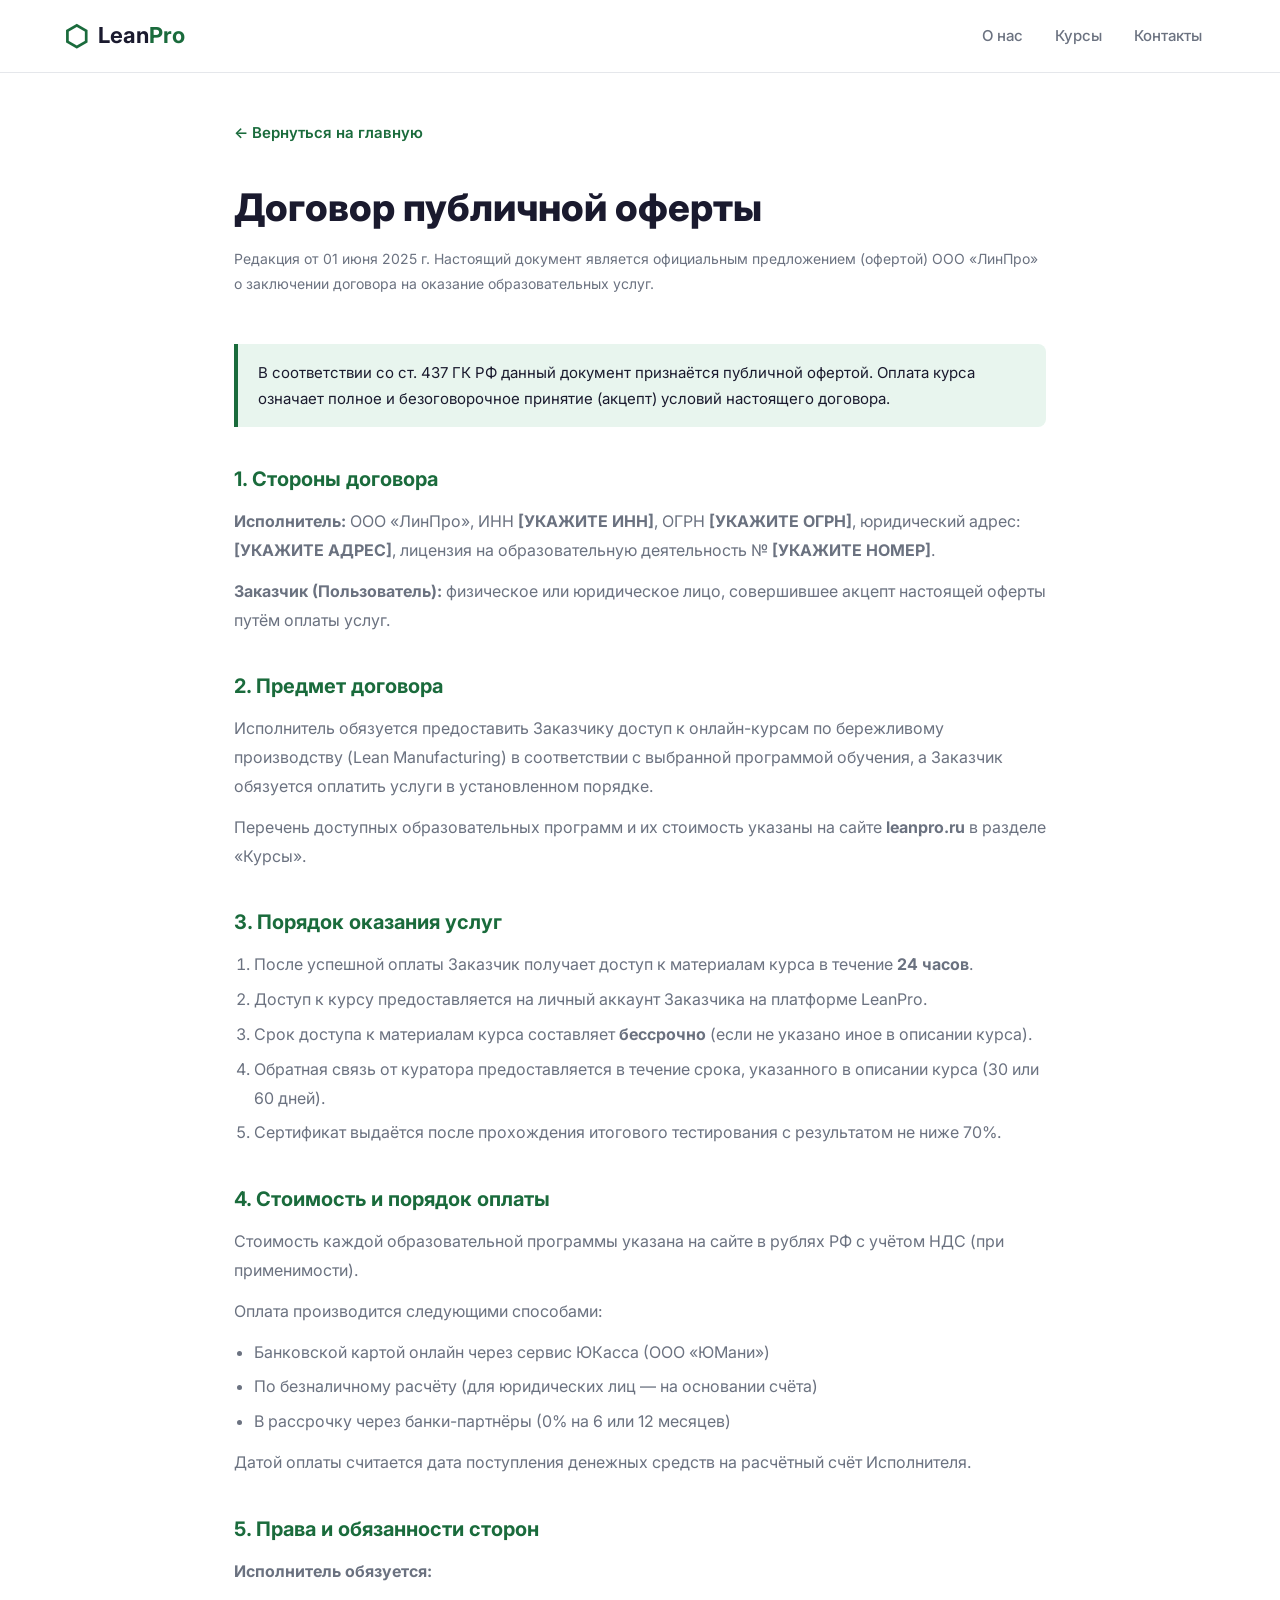
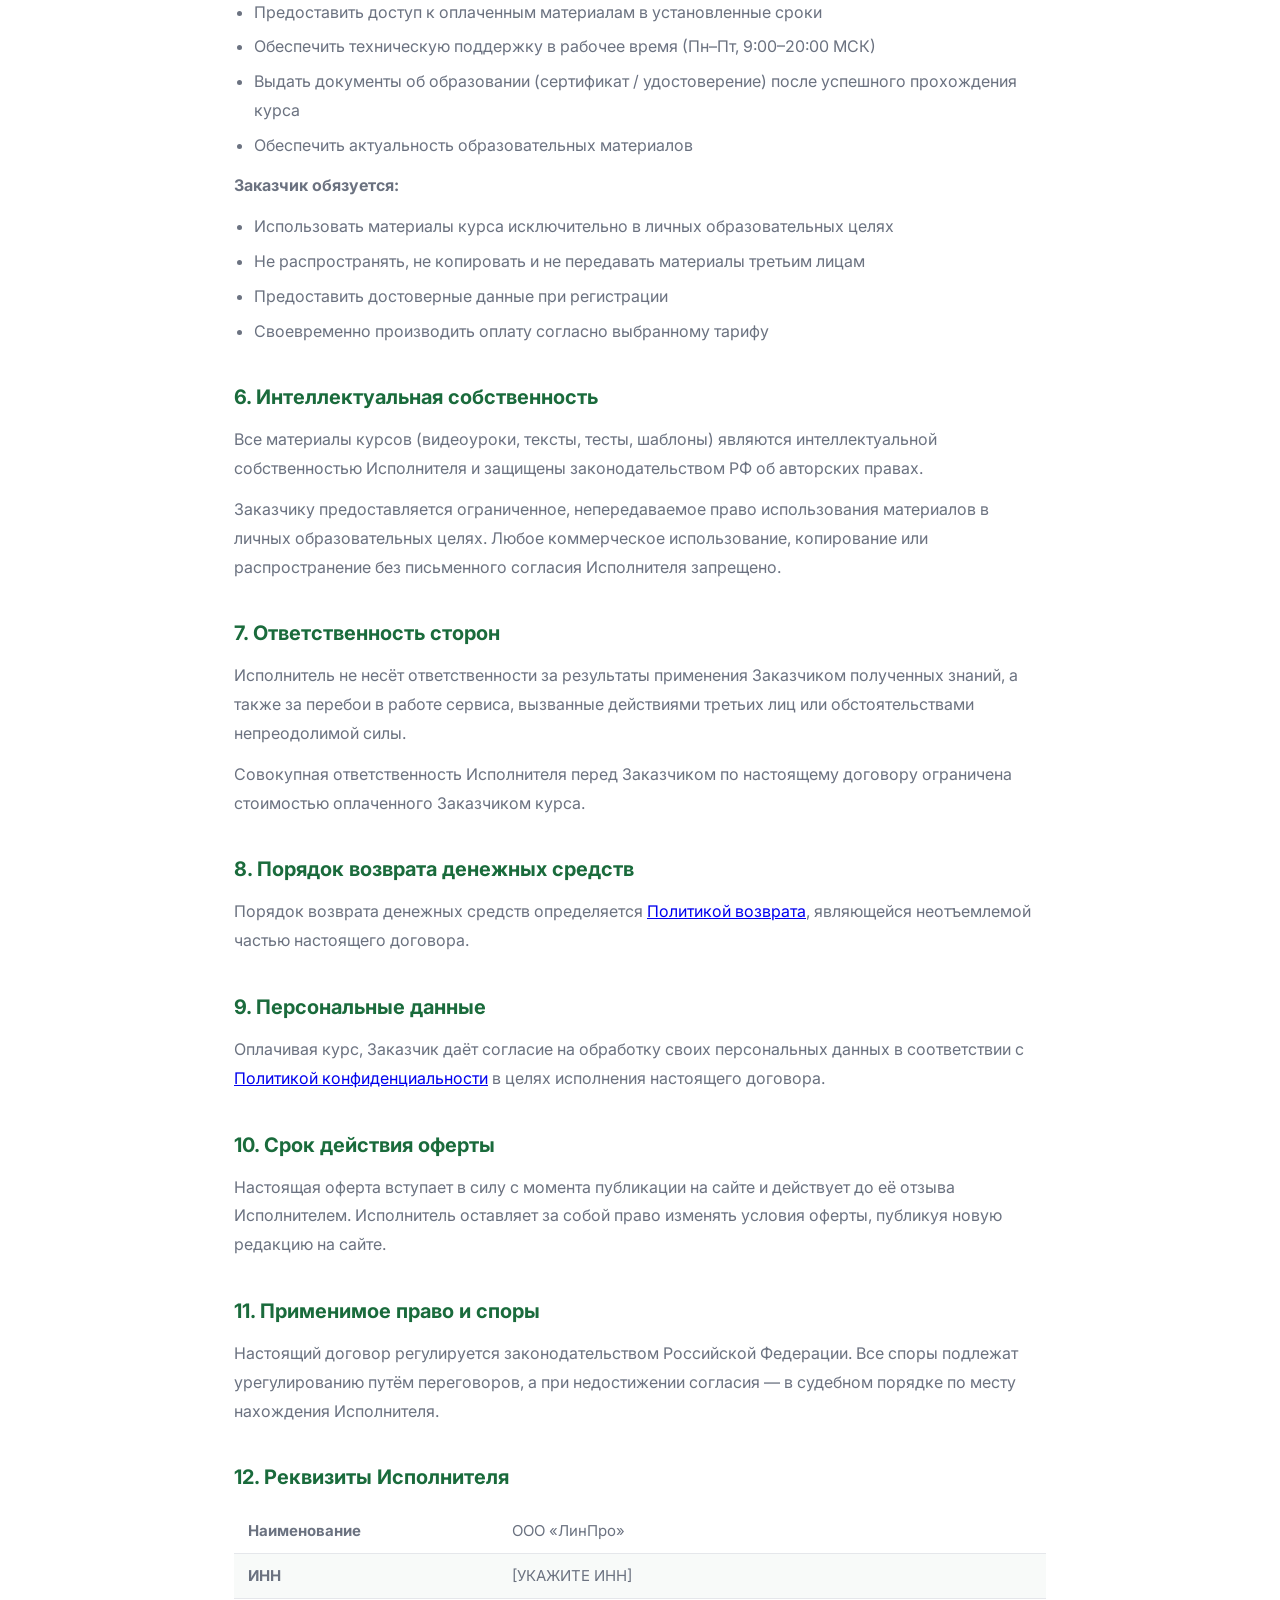
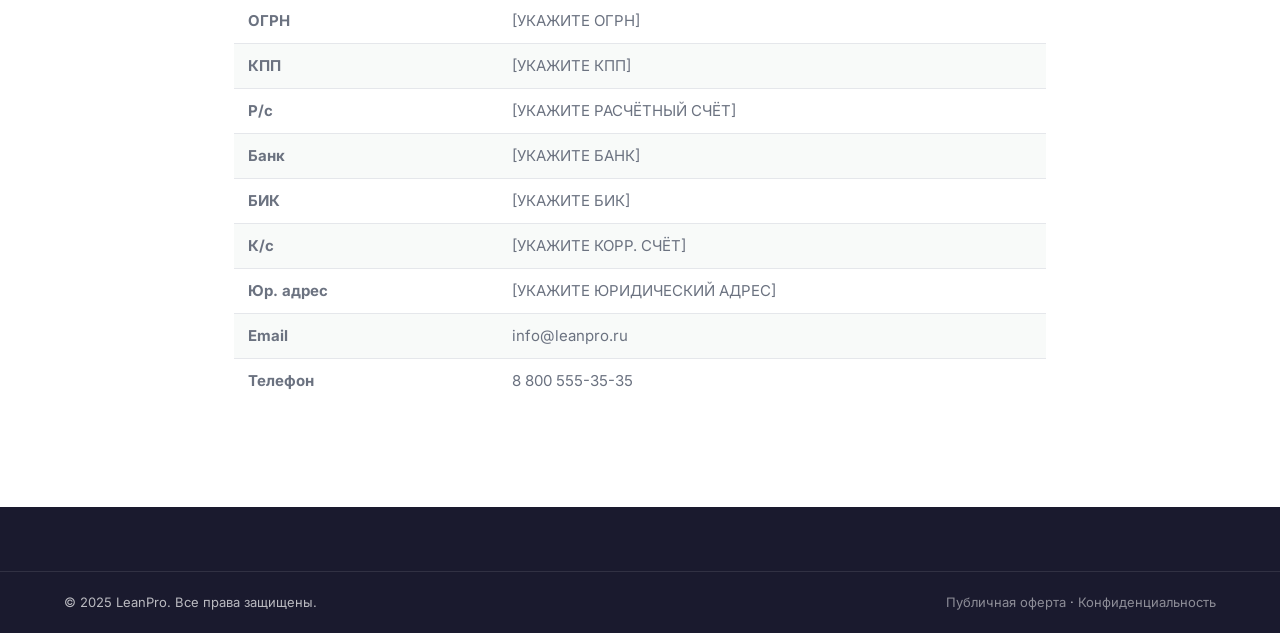
<file: offer.html>
<!DOCTYPE html>
<html lang="ru">
<head>
  <meta charset="UTF-8" />
  <meta name="viewport" content="width=device-width, initial-scale=1.0" />
  <title>Договор публичной оферты — LeanPro</title>
  <meta name="robots" content="noindex, follow" />
  <link rel="stylesheet" href="styles.css" />
  <link rel="preconnect" href="https://fonts.bunny.net" />
  <link href="https://fonts.bunny.net/css?family=inter:400,500,600,700,800&display=swap" rel="stylesheet" />
  <style>
    .legal-page { padding: 120px 0 80px; }
    .legal-page h1 { font-size: clamp(26px, 4vw, 38px); font-weight: 800; margin-bottom: 8px; }
    .legal-page .meta { color: var(--text-muted); font-size: 14px; margin-bottom: 48px; }
    .legal-page h2 { font-size: 20px; font-weight: 700; margin: 36px 0 12px; color: var(--primary); }
    .legal-page p, .legal-page li { font-size: 16px; color: var(--text-muted); line-height: 1.8; margin-bottom: 12px; }
    .legal-page ul, .legal-page ol { padding-left: 20px; margin-bottom: 12px; }
    .legal-page ul li, .legal-page ol li { margin-bottom: 6px; }
    .legal-page .back { display: inline-flex; align-items: center; gap: 8px; color: var(--primary); text-decoration: none; font-weight: 600; margin-bottom: 32px; font-size: 15px; }
    .legal-page .back:hover { text-decoration: underline; }
    .legal-box { background: var(--primary-light); border-left: 4px solid var(--primary); border-radius: 0 8px 8px 0; padding: 16px 20px; margin-bottom: 32px; font-size: 15px; color: var(--text); line-height: 1.7; }
    .offer-table { width: 100%; border-collapse: collapse; margin: 16px 0 24px; font-size: 15px; }
    .offer-table th { background: var(--primary); color: #fff; padding: 10px 14px; text-align: left; font-weight: 600; }
    .offer-table td { padding: 10px 14px; border-bottom: 1px solid var(--border); color: var(--text-muted); vertical-align: top; }
    .offer-table tr:last-child td { border-bottom: none; }
    .offer-table tr:nth-child(even) td { background: var(--bg-alt); }
  </style>
</head>
<body>

<header class="header" id="header">
  <div class="container header__inner">
    <a href="index.html" class="logo">
      <span class="logo__icon">⬡</span>
      <span class="logo__text">Lean<strong>Pro</strong></span>
    </a>
    <nav class="nav" id="nav">
      <a href="index.html#about" class="nav__link">О нас</a>
      <a href="index.html#courses" class="nav__link">Курсы</a>
      <a href="index.html#contact" class="nav__link">Контакты</a>
    </nav>
  </div>
</header>

<main class="legal-page">
  <div class="container" style="max-width:860px">
    <a href="index.html" class="back">← Вернуться на главную</a>
    <h1>Договор публичной оферты</h1>
    <p class="meta">Редакция от 01 июня 2025 г. Настоящий документ является официальным предложением (офертой) ООО «ЛинПро» о заключении договора на оказание образовательных услуг.</p>

    <div class="legal-box">
      В соответствии со ст. 437 ГК РФ данный документ признаётся публичной офертой. Оплата курса означает полное и безоговорочное принятие (акцепт) условий настоящего договора.
    </div>

    <h2>1. Стороны договора</h2>
    <p><strong>Исполнитель:</strong> ООО «ЛинПро», ИНН <strong>[УКАЖИТЕ ИНН]</strong>, ОГРН <strong>[УКАЖИТЕ ОГРН]</strong>, юридический адрес: <strong>[УКАЖИТЕ АДРЕС]</strong>, лицензия на образовательную деятельность № <strong>[УКАЖИТЕ НОМЕР]</strong>.</p>
    <p><strong>Заказчик (Пользователь):</strong> физическое или юридическое лицо, совершившее акцепт настоящей оферты путём оплаты услуг.</p>

    <h2>2. Предмет договора</h2>
    <p>Исполнитель обязуется предоставить Заказчику доступ к онлайн-курсам по бережливому производству (Lean Manufacturing) в соответствии с выбранной программой обучения, а Заказчик обязуется оплатить услуги в установленном порядке.</p>
    <p>Перечень доступных образовательных программ и их стоимость указаны на сайте <strong>leanpro.ru</strong> в разделе «Курсы».</p>

    <h2>3. Порядок оказания услуг</h2>
    <ol>
      <li>После успешной оплаты Заказчик получает доступ к материалам курса в течение <strong>24 часов</strong>.</li>
      <li>Доступ к курсу предоставляется на личный аккаунт Заказчика на платформе LeanPro.</li>
      <li>Срок доступа к материалам курса составляет <strong>бессрочно</strong> (если не указано иное в описании курса).</li>
      <li>Обратная связь от куратора предоставляется в течение срока, указанного в описании курса (30 или 60 дней).</li>
      <li>Сертификат выдаётся после прохождения итогового тестирования с результатом не ниже 70%.</li>
    </ol>

    <h2>4. Стоимость и порядок оплаты</h2>
    <p>Стоимость каждой образовательной программы указана на сайте в рублях РФ с учётом НДС (при применимости).</p>
    <p>Оплата производится следующими способами:</p>
    <ul>
      <li>Банковской картой онлайн через сервис ЮКасса (ООО «ЮМани»)</li>
      <li>По безналичному расчёту (для юридических лиц — на основании счёта)</li>
      <li>В рассрочку через банки-партнёры (0% на 6 или 12 месяцев)</li>
    </ul>
    <p>Датой оплаты считается дата поступления денежных средств на расчётный счёт Исполнителя.</p>

    <h2>5. Права и обязанности сторон</h2>
    <p><strong>Исполнитель обязуется:</strong></p>
    <ul>
      <li>Предоставить доступ к оплаченным материалам в установленные сроки</li>
      <li>Обеспечить техническую поддержку в рабочее время (Пн–Пт, 9:00–20:00 МСК)</li>
      <li>Выдать документы об образовании (сертификат / удостоверение) после успешного прохождения курса</li>
      <li>Обеспечить актуальность образовательных материалов</li>
    </ul>
    <p><strong>Заказчик обязуется:</strong></p>
    <ul>
      <li>Использовать материалы курса исключительно в личных образовательных целях</li>
      <li>Не распространять, не копировать и не передавать материалы третьим лицам</li>
      <li>Предоставить достоверные данные при регистрации</li>
      <li>Своевременно производить оплату согласно выбранному тарифу</li>
    </ul>

    <h2>6. Интеллектуальная собственность</h2>
    <p>Все материалы курсов (видеоуроки, тексты, тесты, шаблоны) являются интеллектуальной собственностью Исполнителя и защищены законодательством РФ об авторских правах.</p>
    <p>Заказчику предоставляется ограниченное, непередаваемое право использования материалов в личных образовательных целях. Любое коммерческое использование, копирование или распространение без письменного согласия Исполнителя запрещено.</p>

    <h2>7. Ответственность сторон</h2>
    <p>Исполнитель не несёт ответственности за результаты применения Заказчиком полученных знаний, а также за перебои в работе сервиса, вызванные действиями третьих лиц или обстоятельствами непреодолимой силы.</p>
    <p>Совокупная ответственность Исполнителя перед Заказчиком по настоящему договору ограничена стоимостью оплаченного Заказчиком курса.</p>

    <h2>8. Порядок возврата денежных средств</h2>
    <p>Порядок возврата денежных средств определяется <a href="refund.html">Политикой возврата</a>, являющейся неотъемлемой частью настоящего договора.</p>

    <h2>9. Персональные данные</h2>
    <p>Оплачивая курс, Заказчик даёт согласие на обработку своих персональных данных в соответствии с <a href="privacy.html">Политикой конфиденциальности</a> в целях исполнения настоящего договора.</p>

    <h2>10. Срок действия оферты</h2>
    <p>Настоящая оферта вступает в силу с момента публикации на сайте и действует до её отзыва Исполнителем. Исполнитель оставляет за собой право изменять условия оферты, публикуя новую редакцию на сайте.</p>

    <h2>11. Применимое право и споры</h2>
    <p>Настоящий договор регулируется законодательством Российской Федерации. Все споры подлежат урегулированию путём переговоров, а при недостижении согласия — в судебном порядке по месту нахождения Исполнителя.</p>

    <h2>12. Реквизиты Исполнителя</h2>
    <table class="offer-table">
      <tr><td><strong>Наименование</strong></td><td>ООО «ЛинПро»</td></tr>
      <tr><td><strong>ИНН</strong></td><td>[УКАЖИТЕ ИНН]</td></tr>
      <tr><td><strong>ОГРН</strong></td><td>[УКАЖИТЕ ОГРН]</td></tr>
      <tr><td><strong>КПП</strong></td><td>[УКАЖИТЕ КПП]</td></tr>
      <tr><td><strong>Р/с</strong></td><td>[УКАЖИТЕ РАСЧЁТНЫЙ СЧЁТ]</td></tr>
      <tr><td><strong>Банк</strong></td><td>[УКАЖИТЕ БАНК]</td></tr>
      <tr><td><strong>БИК</strong></td><td>[УКАЖИТЕ БИК]</td></tr>
      <tr><td><strong>К/с</strong></td><td>[УКАЖИТЕ КОРР. СЧЁТ]</td></tr>
      <tr><td><strong>Юр. адрес</strong></td><td>[УКАЖИТЕ ЮРИДИЧЕСКИЙ АДРЕС]</td></tr>
      <tr><td><strong>Email</strong></td><td>info@leanpro.ru</td></tr>
      <tr><td><strong>Телефон</strong></td><td>8 800 555-35-35</td></tr>
    </table>
  </div>
</main>

<footer class="footer">
  <div class="footer__bottom">
    <div class="container">
      <span>© 2025 LeanPro. Все права защищены.</span>
      <span><a href="offer.html" style="color:rgba(255,255,255,0.5);text-decoration:none;">Публичная оферта</a> · <a href="privacy.html" style="color:rgba(255,255,255,0.5);text-decoration:none;">Конфиденциальность</a></span>
    </div>
  </div>
</footer>

<script>
  const header = document.getElementById('header');
  window.addEventListener('scroll', () => {
    header.classList.toggle('scrolled', window.scrollY > 20);
  });
</script>
</body>
</html>
</file>
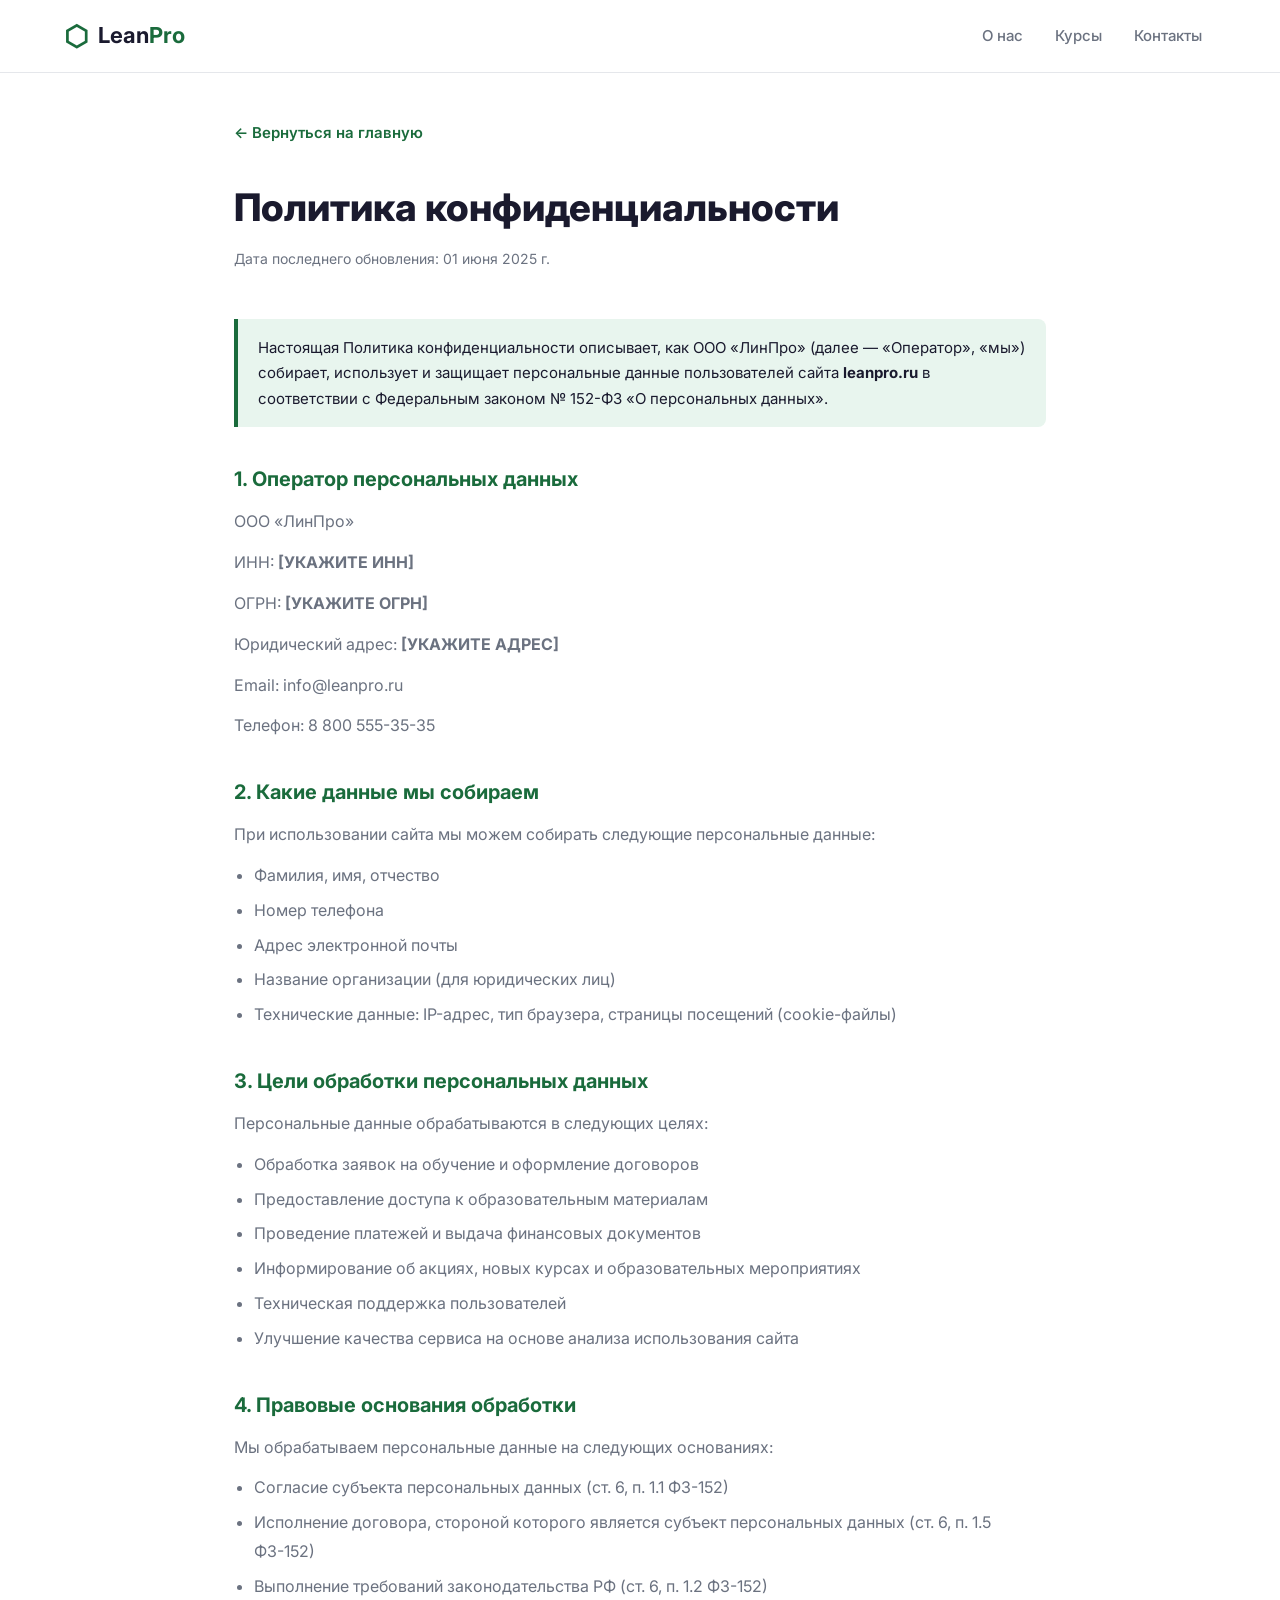
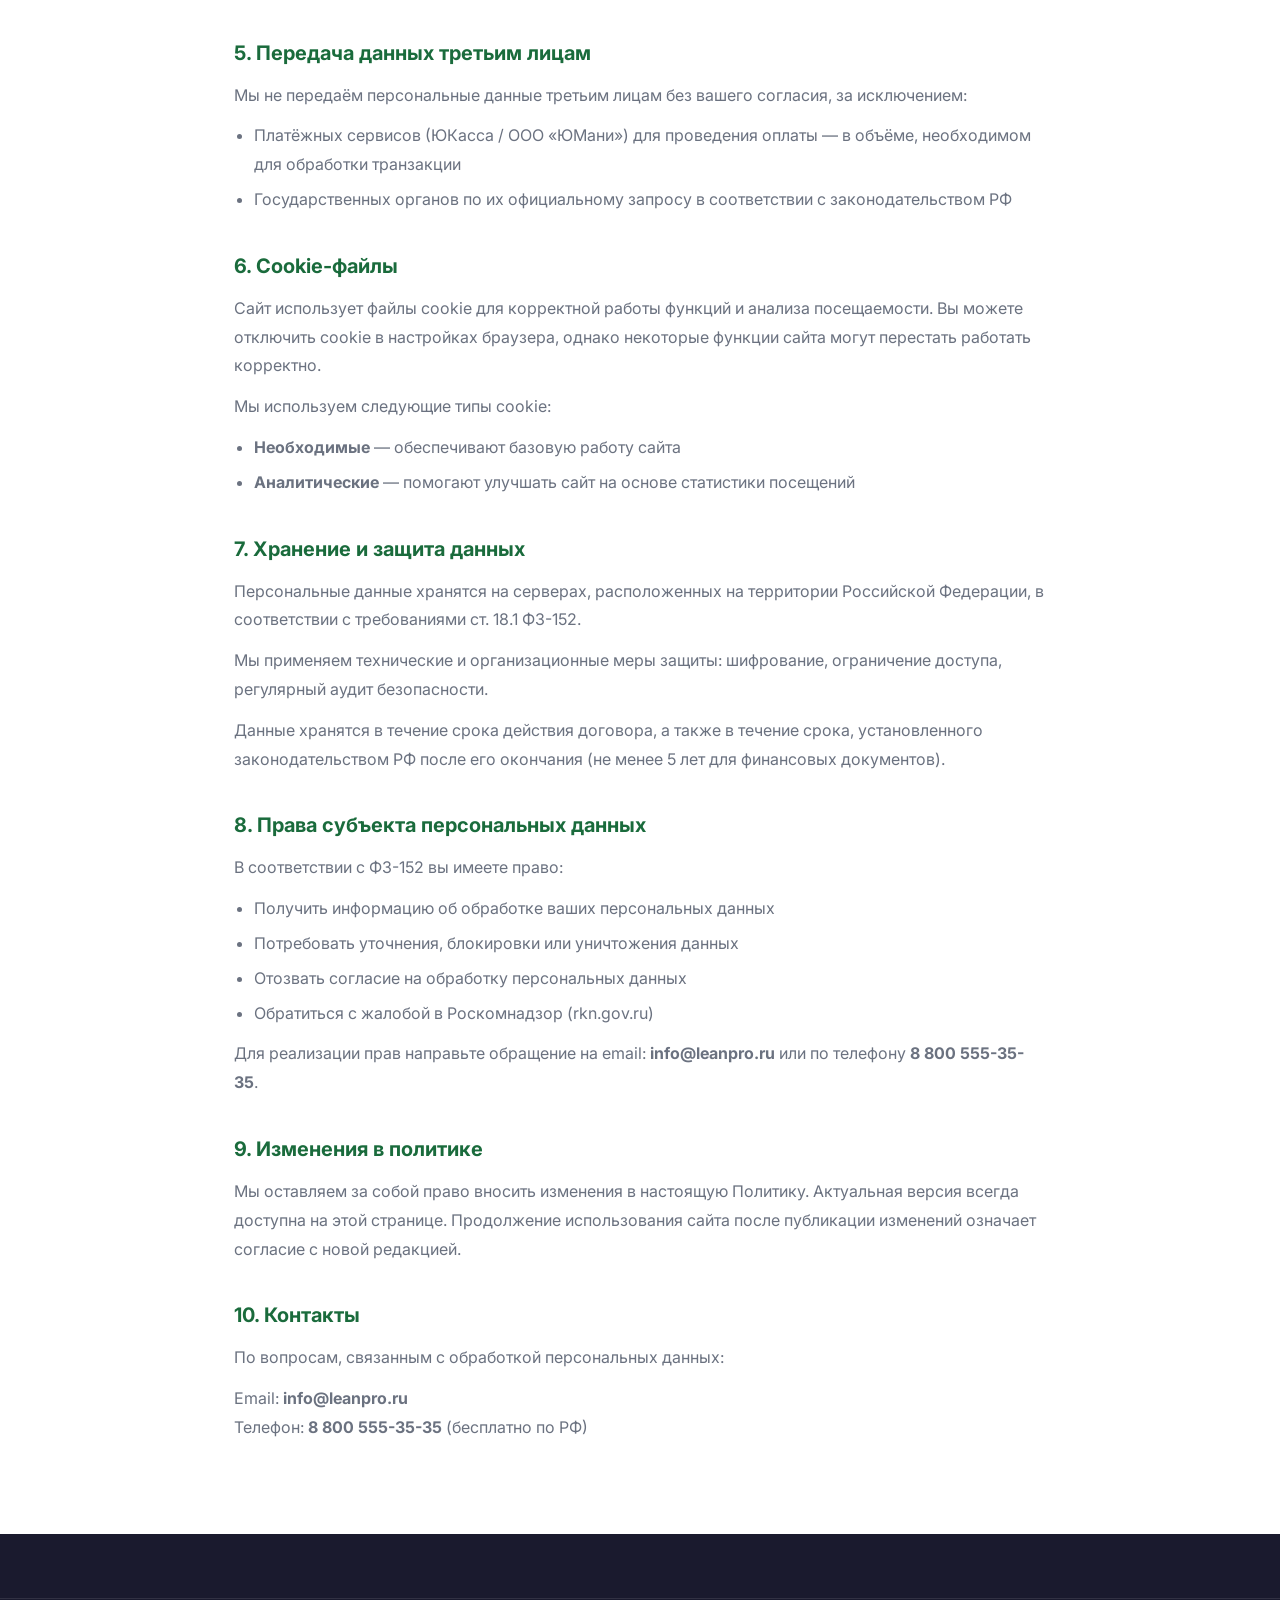
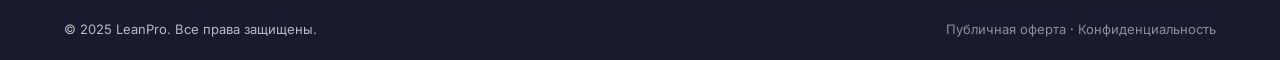
<file: privacy.html>
<!DOCTYPE html>
<html lang="ru">
<head>
  <meta charset="UTF-8" />
  <meta name="viewport" content="width=device-width, initial-scale=1.0" />
  <title>Политика конфиденциальности — LeanPro</title>
  <meta name="robots" content="noindex, follow" />
  <link rel="stylesheet" href="styles.css" />
  <link rel="preconnect" href="https://fonts.bunny.net" />
  <link href="https://fonts.bunny.net/css?family=inter:400,500,600,700,800&display=swap" rel="stylesheet" />
  <style>
    .legal-page { padding: 120px 0 80px; }
    .legal-page h1 { font-size: clamp(26px, 4vw, 38px); font-weight: 800; margin-bottom: 8px; }
    .legal-page .meta { color: var(--text-muted); font-size: 14px; margin-bottom: 48px; }
    .legal-page h2 { font-size: 20px; font-weight: 700; margin: 36px 0 12px; color: var(--primary); }
    .legal-page p, .legal-page li { font-size: 16px; color: var(--text-muted); line-height: 1.8; margin-bottom: 12px; }
    .legal-page ul { padding-left: 20px; margin-bottom: 12px; }
    .legal-page ul li { margin-bottom: 6px; }
    .legal-page .back { display: inline-flex; align-items: center; gap: 8px; color: var(--primary); text-decoration: none; font-weight: 600; margin-bottom: 32px; font-size: 15px; }
    .legal-page .back:hover { text-decoration: underline; }
    .legal-box { background: var(--primary-light); border-left: 4px solid var(--primary); border-radius: 0 8px 8px 0; padding: 16px 20px; margin-bottom: 32px; font-size: 15px; color: var(--text); line-height: 1.7; }
  </style>
</head>
<body>

<header class="header" id="header">
  <div class="container header__inner">
    <a href="index.html" class="logo">
      <span class="logo__icon">⬡</span>
      <span class="logo__text">Lean<strong>Pro</strong></span>
    </a>
    <nav class="nav" id="nav">
      <a href="index.html#about" class="nav__link">О нас</a>
      <a href="index.html#courses" class="nav__link">Курсы</a>
      <a href="index.html#contact" class="nav__link">Контакты</a>
    </nav>
  </div>
</header>

<main class="legal-page">
  <div class="container" style="max-width:860px">
    <a href="index.html" class="back">← Вернуться на главную</a>
    <h1>Политика конфиденциальности</h1>
    <p class="meta">Дата последнего обновления: 01 июня 2025 г.</p>

    <div class="legal-box">
      Настоящая Политика конфиденциальности описывает, как ООО «ЛинПро» (далее — «Оператор», «мы») собирает, использует и защищает персональные данные пользователей сайта <strong>leanpro.ru</strong> в соответствии с Федеральным законом № 152-ФЗ «О персональных данных».
    </div>

    <h2>1. Оператор персональных данных</h2>
    <p>ООО «ЛинПро»</p>
    <p>ИНН: <strong>[УКАЖИТЕ ИНН]</strong></p>
    <p>ОГРН: <strong>[УКАЖИТЕ ОГРН]</strong></p>
    <p>Юридический адрес: <strong>[УКАЖИТЕ АДРЕС]</strong></p>
    <p>Email: info@leanpro.ru</p>
    <p>Телефон: 8 800 555-35-35</p>

    <h2>2. Какие данные мы собираем</h2>
    <p>При использовании сайта мы можем собирать следующие персональные данные:</p>
    <ul>
      <li>Фамилия, имя, отчество</li>
      <li>Номер телефона</li>
      <li>Адрес электронной почты</li>
      <li>Название организации (для юридических лиц)</li>
      <li>Технические данные: IP-адрес, тип браузера, страницы посещений (cookie-файлы)</li>
    </ul>

    <h2>3. Цели обработки персональных данных</h2>
    <p>Персональные данные обрабатываются в следующих целях:</p>
    <ul>
      <li>Обработка заявок на обучение и оформление договоров</li>
      <li>Предоставление доступа к образовательным материалам</li>
      <li>Проведение платежей и выдача финансовых документов</li>
      <li>Информирование об акциях, новых курсах и образовательных мероприятиях</li>
      <li>Техническая поддержка пользователей</li>
      <li>Улучшение качества сервиса на основе анализа использования сайта</li>
    </ul>

    <h2>4. Правовые основания обработки</h2>
    <p>Мы обрабатываем персональные данные на следующих основаниях:</p>
    <ul>
      <li>Согласие субъекта персональных данных (ст. 6, п. 1.1 ФЗ-152)</li>
      <li>Исполнение договора, стороной которого является субъект персональных данных (ст. 6, п. 1.5 ФЗ-152)</li>
      <li>Выполнение требований законодательства РФ (ст. 6, п. 1.2 ФЗ-152)</li>
    </ul>

    <h2>5. Передача данных третьим лицам</h2>
    <p>Мы не передаём персональные данные третьим лицам без вашего согласия, за исключением:</p>
    <ul>
      <li>Платёжных сервисов (ЮКасса / ООО «ЮМани») для проведения оплаты — в объёме, необходимом для обработки транзакции</li>
      <li>Государственных органов по их официальному запросу в соответствии с законодательством РФ</li>
    </ul>

    <h2>6. Cookie-файлы</h2>
    <p>Сайт использует файлы cookie для корректной работы функций и анализа посещаемости. Вы можете отключить cookie в настройках браузера, однако некоторые функции сайта могут перестать работать корректно.</p>
    <p>Мы используем следующие типы cookie:</p>
    <ul>
      <li><strong>Необходимые</strong> — обеспечивают базовую работу сайта</li>
      <li><strong>Аналитические</strong> — помогают улучшать сайт на основе статистики посещений</li>
    </ul>

    <h2>7. Хранение и защита данных</h2>
    <p>Персональные данные хранятся на серверах, расположенных на территории Российской Федерации, в соответствии с требованиями ст. 18.1 ФЗ-152.</p>
    <p>Мы применяем технические и организационные меры защиты: шифрование, ограничение доступа, регулярный аудит безопасности.</p>
    <p>Данные хранятся в течение срока действия договора, а также в течение срока, установленного законодательством РФ после его окончания (не менее 5 лет для финансовых документов).</p>

    <h2>8. Права субъекта персональных данных</h2>
    <p>В соответствии с ФЗ-152 вы имеете право:</p>
    <ul>
      <li>Получить информацию об обработке ваших персональных данных</li>
      <li>Потребовать уточнения, блокировки или уничтожения данных</li>
      <li>Отозвать согласие на обработку персональных данных</li>
      <li>Обратиться с жалобой в Роскомнадзор (rkn.gov.ru)</li>
    </ul>
    <p>Для реализации прав направьте обращение на email: <strong>info@leanpro.ru</strong> или по телефону <strong>8 800 555-35-35</strong>.</p>

    <h2>9. Изменения в политике</h2>
    <p>Мы оставляем за собой право вносить изменения в настоящую Политику. Актуальная версия всегда доступна на этой странице. Продолжение использования сайта после публикации изменений означает согласие с новой редакцией.</p>

    <h2>10. Контакты</h2>
    <p>По вопросам, связанным с обработкой персональных данных:</p>
    <p>Email: <strong>info@leanpro.ru</strong><br>Телефон: <strong>8 800 555-35-35</strong> (бесплатно по РФ)</p>
  </div>
</main>

<footer class="footer">
  <div class="footer__bottom">
    <div class="container">
      <span>© 2025 LeanPro. Все права защищены.</span>
      <span><a href="offer.html" style="color:rgba(255,255,255,0.5);text-decoration:none;">Публичная оферта</a> · <a href="privacy.html" style="color:rgba(255,255,255,0.5);text-decoration:none;">Конфиденциальность</a></span>
    </div>
  </div>
</footer>

<script>
  const header = document.getElementById('header');
  window.addEventListener('scroll', () => {
    header.classList.toggle('scrolled', window.scrollY > 20);
  });
</script>
</body>
</html>
</file>
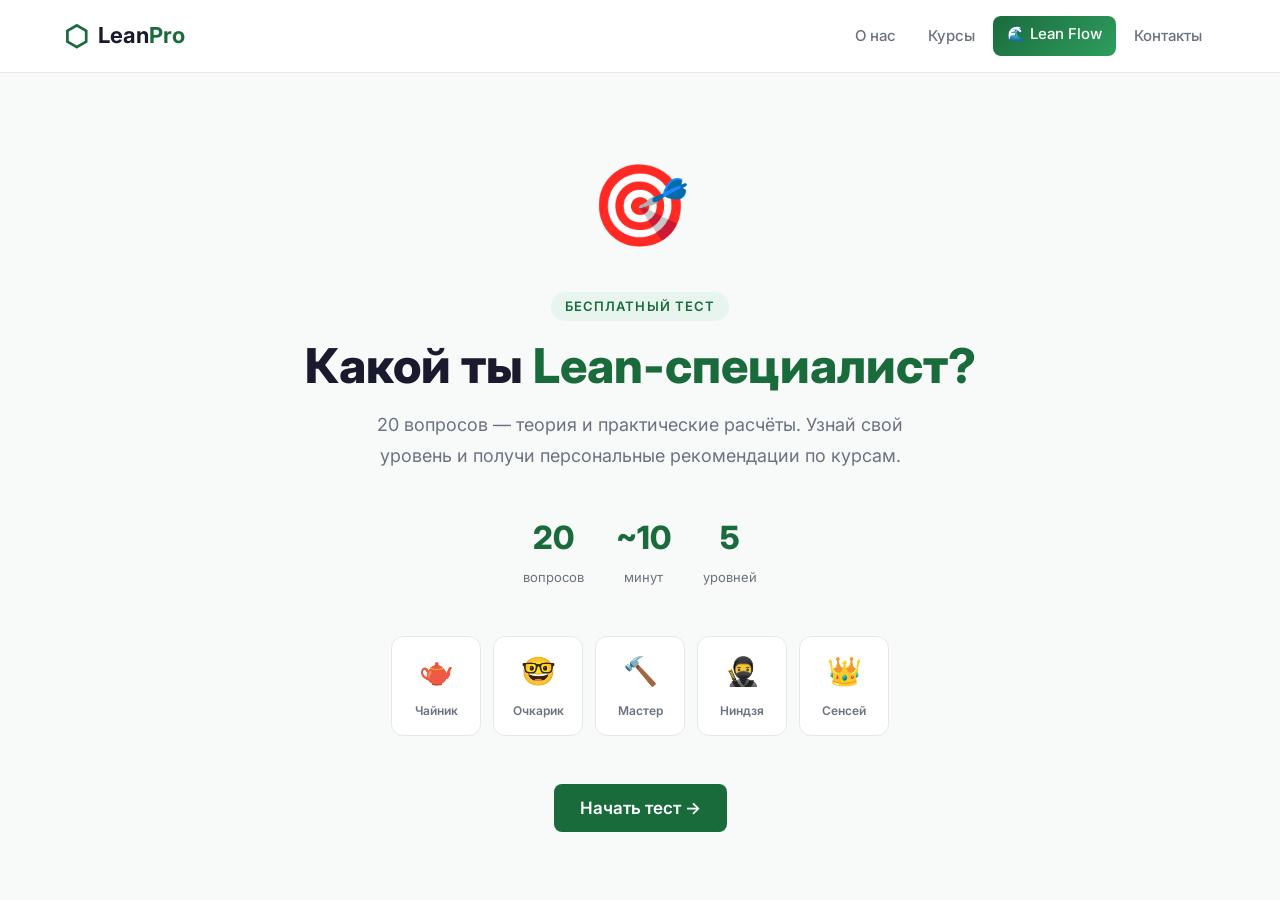
<file: quiz.html>
<!DOCTYPE html>
<html lang="ru">
<head>
  <meta charset="UTF-8" />
  <meta name="viewport" content="width=device-width, initial-scale=1.0" />
  <title>Тест: Определи свой уровень Lean — LeanPro</title>
  <meta name="description" content="Пройди тест и узнай свой уровень знаний бережливого производства. Теория и практические расчёты Takt time, Exit rate, VSM." />
  <link rel="stylesheet" href="styles.css" />
  <link rel="preconnect" href="https://fonts.bunny.net" />
  <link href="https://fonts.bunny.net/css?family=inter:400,500,600,700,800&display=swap" rel="stylesheet" />
  <style>
    /* ===== QUIZ PAGE STYLES ===== */
    body { background: var(--bg-alt); }

    .quiz-page {
      min-height: 100vh;
      padding-top: 72px;
    }

    /* ===== START SCREEN ===== */
    .quiz-start {
      display: flex;
      flex-direction: column;
      align-items: center;
      justify-content: center;
      min-height: calc(100vh - 72px);
      padding: 48px 24px;
      text-align: center;
    }
    .quiz-start__emoji {
      font-size: 80px;
      margin-bottom: 24px;
      animation: bounceIn 0.8s ease;
      display: block;
    }
    .quiz-start__tag {
      display: inline-block;
      background: var(--primary-light);
      color: var(--primary);
      font-size: 13px;
      font-weight: 600;
      letter-spacing: 0.08em;
      text-transform: uppercase;
      padding: 4px 14px;
      border-radius: 20px;
      margin-bottom: 16px;
    }
    .quiz-start__title {
      font-size: clamp(28px, 5vw, 48px);
      font-weight: 800;
      line-height: 1.2;
      margin-bottom: 16px;
      color: var(--text);
    }
    .quiz-start__title span { color: var(--primary); }
    .quiz-start__sub {
      font-size: 18px;
      color: var(--text-muted);
      max-width: 560px;
      margin: 0 auto 40px;
      line-height: 1.7;
    }
    .quiz-start__meta {
      display: flex;
      gap: 32px;
      justify-content: center;
      flex-wrap: wrap;
      margin-bottom: 48px;
    }
    .quiz-meta-item {
      display: flex;
      flex-direction: column;
      align-items: center;
      gap: 4px;
    }
    .quiz-meta-item__num {
      font-size: 32px;
      font-weight: 800;
      color: var(--primary);
    }
    .quiz-meta-item__label {
      font-size: 13px;
      color: var(--text-muted);
    }
    .quiz-levels-preview {
      display: flex;
      gap: 12px;
      justify-content: center;
      flex-wrap: wrap;
      margin-bottom: 48px;
      max-width: 600px;
      margin-left: auto;
      margin-right: auto;
    }
    .level-preview {
      background: #fff;
      border: 1px solid var(--border);
      border-radius: 12px;
      padding: 12px 16px;
      text-align: center;
      min-width: 90px;
      transition: transform 0.2s;
    }
    .level-preview:hover { transform: translateY(-3px); }
    .level-preview__emoji { font-size: 28px; display: block; margin-bottom: 4px; }
    .level-preview__name { font-size: 12px; font-weight: 600; color: var(--text-muted); }

    /* ===== QUIZ WRAPPER ===== */
    .quiz-wrapper {
      max-width: 760px;
      margin: 0 auto;
      padding: 40px 24px 80px;
    }

    /* ===== PROGRESS ===== */
    .quiz-progress {
      margin-bottom: 32px;
    }
    .quiz-progress__top {
      display: flex;
      justify-content: space-between;
      align-items: center;
      margin-bottom: 10px;
    }
    .quiz-progress__label {
      font-size: 14px;
      font-weight: 600;
      color: var(--text-muted);
    }
    .quiz-progress__count {
      font-size: 14px;
      font-weight: 700;
      color: var(--primary);
    }
    .progress-bar {
      height: 8px;
      background: var(--border);
      border-radius: 99px;
      overflow: hidden;
    }
    .progress-bar__fill {
      height: 100%;
      background: linear-gradient(90deg, var(--primary), #2e9e5e);
      border-radius: 99px;
      transition: width 0.5s ease;
    }
    .quiz-block-badge {
      display: inline-flex;
      align-items: center;
      gap: 6px;
      background: var(--primary-light);
      color: var(--primary);
      font-size: 12px;
      font-weight: 700;
      text-transform: uppercase;
      letter-spacing: 0.06em;
      padding: 4px 12px;
      border-radius: 20px;
      margin-bottom: 12px;
    }
    .quiz-block-badge--calc {
      background: #fef3c7;
      color: #92400e;
    }
    .quiz-block-badge--tools {
      background: #ede9fe;
      color: #5b21b6;
    }
    .quiz-block-badge--advanced {
      background: #fee2e2;
      color: #991b1b;
    }

    /* ===== QUESTION CARD ===== */
    .question-card {
      background: #fff;
      border: 1px solid var(--border);
      border-radius: 16px;
      padding: 36px;
      box-shadow: var(--shadow);
      animation: slideUp 0.4s ease;
    }
    .question-card__num {
      font-size: 13px;
      font-weight: 600;
      color: var(--text-muted);
      margin-bottom: 8px;
    }
    .question-card__text {
      font-size: 20px;
      font-weight: 700;
      line-height: 1.45;
      color: var(--text);
      margin-bottom: 28px;
    }
    .question-card__formula {
      background: var(--bg-alt);
      border-left: 4px solid var(--primary);
      border-radius: 0 8px 8px 0;
      padding: 14px 18px;
      margin-bottom: 24px;
      font-family: 'Courier New', monospace;
      font-size: 15px;
      color: var(--text);
    }
    .question-card__formula strong { color: var(--primary); }

    /* ===== OPTIONS ===== */
    .options { display: flex; flex-direction: column; gap: 12px; }
    .option-btn {
      display: flex;
      align-items: center;
      gap: 14px;
      background: var(--bg-alt);
      border: 2px solid var(--border);
      border-radius: 10px;
      padding: 14px 18px;
      font-family: inherit;
      font-size: 16px;
      font-weight: 500;
      color: var(--text);
      cursor: pointer;
      text-align: left;
      transition: all 0.2s;
      width: 100%;
    }
    .option-btn:hover:not(:disabled) {
      border-color: var(--primary);
      background: var(--primary-light);
      transform: translateX(4px);
    }
    .option-btn:disabled { cursor: default; }
    .option-btn.correct {
      border-color: #16a34a;
      background: #dcfce7;
      color: #14532d;
    }
    .option-btn.wrong {
      border-color: #dc2626;
      background: #fee2e2;
      color: #7f1d1d;
    }
    .option-letter {
      display: flex;
      align-items: center;
      justify-content: center;
      width: 28px;
      height: 28px;
      background: #fff;
      border: 2px solid var(--border);
      border-radius: 50%;
      font-size: 13px;
      font-weight: 700;
      flex-shrink: 0;
      transition: all 0.2s;
    }
    .option-btn.correct .option-letter { background: #16a34a; border-color: #16a34a; color: #fff; }
    .option-btn.wrong .option-letter { background: #dc2626; border-color: #dc2626; color: #fff; }
    .option-btn:hover:not(:disabled) .option-letter { border-color: var(--primary); color: var(--primary); }

    /* ===== EXPLANATION ===== */
    .question-explanation {
      margin-top: 20px;
      background: #f0fdf4;
      border: 1px solid #bbf7d0;
      border-radius: 10px;
      padding: 14px 18px;
      font-size: 14px;
      color: #14532d;
      line-height: 1.6;
      display: none;
    }
    .question-explanation.visible { display: block; animation: fadeIn 0.3s ease; }
    .question-explanation strong { font-weight: 700; }

    /* ===== NEXT BUTTON ===== */
    .quiz-nav {
      margin-top: 28px;
      display: flex;
      justify-content: flex-end;
    }
    .btn-next {
      display: none;
      padding: 14px 32px;
      background: var(--primary);
      color: #fff;
      border: none;
      border-radius: 10px;
      font-family: inherit;
      font-size: 16px;
      font-weight: 700;
      cursor: pointer;
      transition: all 0.2s;
    }
    .btn-next.visible { display: flex; align-items: center; gap: 8px; animation: fadeIn 0.3s ease; }
    .btn-next:hover { background: var(--primary-dark); transform: translateY(-1px); box-shadow: 0 6px 20px rgba(26,107,60,0.3); }

    /* ===== RESULT SCREEN ===== */
    .quiz-result {
      max-width: 760px;
      margin: 0 auto;
      padding: 40px 24px 80px;
      display: none;
      animation: slideUp 0.5s ease;
    }
    .result-header {
      background: #fff;
      border: 1px solid var(--border);
      border-radius: 20px;
      padding: 48px 36px;
      text-align: center;
      box-shadow: var(--shadow);
      margin-bottom: 24px;
      position: relative;
      overflow: hidden;
    }
    .result-header::before {
      content: '';
      position: absolute;
      inset: 0;
      background: radial-gradient(ellipse 80% 60% at 50% 0%, var(--primary-light) 0%, transparent 70%);
      z-index: 0;
    }
    .result-header > * { position: relative; z-index: 1; }

    .result-character {
      font-size: 100px;
      display: block;
      margin-bottom: 8px;
      animation: characterPop 0.6s cubic-bezier(0.34, 1.56, 0.64, 1);
      line-height: 1.2;
    }
    .result-character-art {
      font-size: 64px;
      line-height: 1;
      display: flex;
      flex-direction: column;
      align-items: center;
      gap: 0;
      margin-bottom: 16px;
    }
    .result-level-badge {
      display: inline-block;
      font-size: 13px;
      font-weight: 700;
      text-transform: uppercase;
      letter-spacing: 0.1em;
      padding: 5px 16px;
      border-radius: 20px;
      margin-bottom: 16px;
    }
    .result-level-name {
      font-size: clamp(28px, 5vw, 42px);
      font-weight: 800;
      line-height: 1.2;
      margin-bottom: 12px;
      color: var(--text);
    }
    .result-desc {
      font-size: 17px;
      color: var(--text-muted);
      max-width: 480px;
      margin: 0 auto 28px;
      line-height: 1.7;
    }
    .result-score-bar {
      background: var(--bg-alt);
      border-radius: 99px;
      height: 16px;
      max-width: 400px;
      margin: 0 auto 12px;
      overflow: hidden;
    }
    .result-score-fill {
      height: 100%;
      border-radius: 99px;
      transition: width 1s ease;
    }
    .result-score-text {
      font-size: 20px;
      font-weight: 800;
      color: var(--text);
    }
    .result-score-text span { color: var(--primary); }

    /* Level color themes */
    .theme-beginner .result-level-badge { background: #fef3c7; color: #92400e; }
    .theme-beginner .result-score-fill { background: linear-gradient(90deg, #f59e0b, #fbbf24); }
    .theme-beginner .result-level-name { color: #92400e; }

    .theme-practitioner .result-level-badge { background: #dbeafe; color: #1e40af; }
    .theme-practitioner .result-score-fill { background: linear-gradient(90deg, #3b82f6, #60a5fa); }
    .theme-practitioner .result-level-name { color: #1e40af; }

    .theme-master .result-level-badge { background: var(--primary-light); color: var(--primary); }
    .theme-master .result-score-fill { background: linear-gradient(90deg, var(--primary), #2e9e5e); }
    .theme-master .result-level-name { color: var(--primary); }

    .theme-ninja .result-level-badge { background: #ede9fe; color: #5b21b6; }
    .theme-ninja .result-score-fill { background: linear-gradient(90deg, #7c3aed, #a78bfa); }
    .theme-ninja .result-level-name { color: #5b21b6; }

    .theme-sensei .result-level-badge { background: #fef9c3; color: #713f12; }
    .theme-sensei .result-score-fill { background: linear-gradient(90deg, #eab308, #f59e0b); }
    .theme-sensei .result-level-name { color: #92400e; }

    /* ===== SCORE BREAKDOWN ===== */
    .score-breakdown {
      background: #fff;
      border: 1px solid var(--border);
      border-radius: 16px;
      padding: 28px 32px;
      box-shadow: var(--shadow);
      margin-bottom: 24px;
    }
    .score-breakdown h3 { font-size: 18px; font-weight: 700; margin-bottom: 20px; }
    .breakdown-items { display: grid; grid-template-columns: 1fr 1fr; gap: 12px; }
    .breakdown-item {
      background: var(--bg-alt);
      border-radius: 10px;
      padding: 14px 16px;
    }
    .breakdown-item__label { font-size: 13px; color: var(--text-muted); font-weight: 500; margin-bottom: 4px; }
    .breakdown-item__score { font-size: 22px; font-weight: 800; }
    .score-ok { color: var(--primary); }
    .score-calc { color: #f59e0b; }
    .score-miss { color: #dc2626; }

    /* ===== COURSES RECOMMENDATION ===== */
    .courses-recommendation {
      background: #fff;
      border: 1px solid var(--border);
      border-radius: 16px;
      padding: 28px 32px;
      box-shadow: var(--shadow);
      margin-bottom: 24px;
    }
    .courses-recommendation h3 { font-size: 18px; font-weight: 700; margin-bottom: 8px; }
    .courses-recommendation p { color: var(--text-muted); font-size: 15px; margin-bottom: 20px; }
    .rec-courses { display: flex; flex-direction: column; gap: 12px; }
    .rec-course {
      display: flex;
      align-items: center;
      gap: 16px;
      background: var(--bg-alt);
      border: 1px solid var(--border);
      border-radius: 10px;
      padding: 14px 18px;
      text-decoration: none;
      color: var(--text);
      transition: all 0.2s;
    }
    .rec-course:hover { border-color: var(--primary); background: var(--primary-light); transform: translateX(4px); }
    .rec-course__icon { font-size: 28px; flex-shrink: 0; }
    .rec-course__info { flex: 1; }
    .rec-course__title { font-size: 15px; font-weight: 700; margin-bottom: 2px; }
    .rec-course__meta { font-size: 13px; color: var(--text-muted); }
    .rec-course__level {
      font-size: 12px;
      font-weight: 600;
      padding: 3px 10px;
      border-radius: 20px;
      background: var(--primary-light);
      color: var(--primary);
      white-space: nowrap;
    }

    /* ===== RESULT ACTIONS ===== */
    .result-actions {
      display: flex;
      gap: 12px;
      flex-wrap: wrap;
      justify-content: center;
      margin-top: 8px;
    }

    /* ===== ANIMATIONS ===== */
    @keyframes bounceIn {
      0% { transform: scale(0.3); opacity: 0; }
      50% { transform: scale(1.1); }
      70% { transform: scale(0.9); }
      100% { transform: scale(1); opacity: 1; }
    }
    @keyframes characterPop {
      0% { transform: scale(0); opacity: 0; }
      60% { transform: scale(1.2); }
      80% { transform: scale(0.95); }
      100% { transform: scale(1); opacity: 1; }
    }
    @keyframes slideUp {
      from { transform: translateY(24px); opacity: 0; }
      to { transform: translateY(0); opacity: 1; }
    }
    @keyframes fadeIn {
      from { opacity: 0; }
      to { opacity: 1; }
    }
    @keyframes confettiFall {
      0% { transform: translateY(-10px) rotate(0deg); opacity: 1; }
      100% { transform: translateY(110vh) rotate(720deg); opacity: 0; }
    }

    /* ===== CONFETTI ===== */
    .confetti-container {
      position: fixed;
      top: 0; left: 0; right: 0;
      height: 0;
      pointer-events: none;
      z-index: 9999;
    }
    .confetti-piece {
      position: absolute;
      width: 12px;
      height: 12px;
      border-radius: 2px;
      animation: confettiFall linear forwards;
    }

    /* ===== MOBILE ===== */
    @media (max-width: 600px) {
      .question-card { padding: 24px 20px; }
      .result-header { padding: 36px 20px; }
      .score-breakdown { padding: 20px; }
      .courses-recommendation { padding: 20px; }
      .breakdown-items { grid-template-columns: 1fr; }
      .result-character { font-size: 72px; }
      .quiz-levels-preview { gap: 8px; }
      .level-preview { min-width: 70px; padding: 10px 12px; }
      .level-preview__emoji { font-size: 22px; }
    }
  </style>
</head>
<body>

<!-- HEADER -->
<header class="header" id="header">
  <div class="container header__inner">
    <a href="index.html" class="logo">
      <span class="logo__icon">⬡</span>
      <span class="logo__text">Lean<strong>Pro</strong></span>
    </a>
    <nav class="nav" id="nav">
      <a href="index.html#about" class="nav__link">О нас</a>
      <a href="index.html#courses" class="nav__link">Курсы</a>
      <a href="lean-flow.html" class="nav__link nav__link--new">🌊 Lean Flow</a>
      <a href="index.html#contact" class="nav__link">Контакты</a>
    </nav>
    <button class="burger" id="burger" aria-label="Меню">
      <span></span><span></span><span></span>
    </button>
  </div>
</header>

<div class="quiz-page">

  <!-- ===== START SCREEN ===== -->
  <div id="startScreen" class="quiz-start">
    <span class="quiz-start__emoji">🎯</span>
    <p class="quiz-start__tag">Бесплатный тест</p>
    <h1 class="quiz-start__title">Какой ты <span>Lean-специалист?</span></h1>
    <p class="quiz-start__sub">20 вопросов — теория и практические расчёты. Узнай свой уровень и получи персональные рекомендации по курсам.</p>

    <div class="quiz-start__meta">
      <div class="quiz-meta-item">
        <span class="quiz-meta-item__num">20</span>
        <span class="quiz-meta-item__label">вопросов</span>
      </div>
      <div class="quiz-meta-item">
        <span class="quiz-meta-item__num">~10</span>
        <span class="quiz-meta-item__label">минут</span>
      </div>
      <div class="quiz-meta-item">
        <span class="quiz-meta-item__num">5</span>
        <span class="quiz-meta-item__label">уровней</span>
      </div>
    </div>

    <div class="quiz-levels-preview">
      <div class="level-preview">
        <span class="level-preview__emoji">🫖</span>
        <span class="level-preview__name">Чайник</span>
      </div>
      <div class="level-preview">
        <span class="level-preview__emoji">🤓</span>
        <span class="level-preview__name">Очкарик</span>
      </div>
      <div class="level-preview">
        <span class="level-preview__emoji">🔨</span>
        <span class="level-preview__name">Мастер</span>
      </div>
      <div class="level-preview">
        <span class="level-preview__emoji">🥷</span>
        <span class="level-preview__name">Ниндзя</span>
      </div>
      <div class="level-preview">
        <span class="level-preview__emoji">👑</span>
        <span class="level-preview__name">Сенсей</span>
      </div>
    </div>

    <button class="btn btn--primary btn--lg" onclick="startQuiz()">Начать тест →</button>
  </div>

  <!-- ===== QUIZ SCREEN ===== -->
  <div id="quizScreen" class="quiz-wrapper" style="display:none;">
    <div class="quiz-progress">
      <div class="quiz-progress__top">
        <span class="quiz-progress__label" id="progressLabel">Блок 1: Теория</span>
        <span class="quiz-progress__count" id="progressCount">1 / 20</span>
      </div>
      <div class="progress-bar">
        <div class="progress-bar__fill" id="progressFill" style="width:0%"></div>
      </div>
    </div>

    <div id="blockBadge" class="quiz-block-badge">📚 Теория — основы</div>

    <div class="question-card" id="questionCard">
      <div class="question-card__num" id="questionNum">Вопрос 1 из 20</div>
      <div class="question-card__text" id="questionText"></div>
      <div class="question-card__formula" id="questionFormula" style="display:none;"></div>
      <div class="options" id="optionsContainer"></div>
      <div class="question-explanation" id="explanation"></div>
    </div>

    <div class="quiz-nav">
      <button class="btn-next" id="btnNext" onclick="nextQuestion()">
        Следующий вопрос →
      </button>
    </div>
  </div>

  <!-- ===== RESULT SCREEN ===== -->
  <div id="resultScreen" class="quiz-result">

    <div class="result-header" id="resultHeader">
      <div class="result-character" id="resultCharacter"></div>
      <div class="result-level-badge" id="resultBadge"></div>
      <div class="result-level-name" id="resultLevelName"></div>
      <div class="result-desc" id="resultDesc"></div>
      <div class="result-score-bar">
        <div class="result-score-fill" id="resultScoreFill" style="width:0%"></div>
      </div>
      <div class="result-score-text" id="resultScoreText"></div>
    </div>

    <div class="score-breakdown">
      <h3>Результаты по блокам</h3>
      <div class="breakdown-items">
        <div class="breakdown-item">
          <div class="breakdown-item__label">📚 Теория (вопросы 1–5)</div>
          <div class="breakdown-item__score score-ok" id="scoreTheory1">—</div>
        </div>
        <div class="breakdown-item">
          <div class="breakdown-item__label">🧮 Расчёты (вопросы 6–10)</div>
          <div class="breakdown-item__score score-calc" id="scoreCalc">—</div>
        </div>
        <div class="breakdown-item">
          <div class="breakdown-item__label">🔧 Инструменты (вопросы 11–15)</div>
          <div class="breakdown-item__score score-ok" id="scoreTools">—</div>
        </div>
        <div class="breakdown-item">
          <div class="breakdown-item__label">🚀 Продвинутые (вопросы 16–20)</div>
          <div class="breakdown-item__score score-calc" id="scoreAdvanced">—</div>
        </div>
      </div>
    </div>

    <div class="courses-recommendation">
      <h3>Рекомендованные курсы</h3>
      <p id="recIntro"></p>
      <div class="rec-courses" id="recCourses"></div>
    </div>

    <div class="result-actions">
      <button class="btn btn--ghost btn--lg" onclick="restartQuiz()">🔄 Пройти ещё раз</button>
      <a href="index.html#courses" class="btn btn--primary btn--lg">Смотреть все курсы →</a>
    </div>

  </div>

</div>

<!-- CONFETTI CONTAINER -->
<div class="confetti-container" id="confettiContainer"></div>

<script>
/* ===== QUIZ DATA ===== */
const QUESTIONS = [
  /* ── BLOCK 1: Theory basics (1–5) ── */
  {
    block: 'theory',
    blockLabel: '📚 Теория — основы',
    badgeClass: '',
    text: 'Что такое Takt time в бережливом производстве?',
    options: [
      'Время выполнения одной производственной операции',
      'Ритм производства, задаваемый спросом клиента',
      'Время простоя оборудования между заказами',
      'Скорость движения производственного конвейера'
    ],
    correct: 1,
    explanation: '<strong>Takt time</strong> — это максимально допустимое время на производство одной единицы продукции, рассчитанное из спроса клиента. Формула: Takt time = Доступное время / Спрос клиента. Это «пульс» производственной системы.'
  },
  {
    block: 'theory',
    blockLabel: '📚 Теория — основы',
    badgeClass: '',
    text: 'Что означает первый «S» в системе 5S?',
    options: [
      'Стандартизация (Standardize)',
      'Систематизация (Systematize)',
      'Сортировка (Sort)',
      'Совершенствование (Sustain)'
    ],
    correct: 2,
    explanation: 'Пять шагов 5S: <strong>Сортировка → Систематизация → Содержание в чистоте → Стандартизация → Совершенствование</strong>. Первый шаг — убрать всё лишнее с рабочего места, оставив только необходимое.'
  },
  {
    block: 'theory',
    blockLabel: '📚 Теория — основы',
    badgeClass: '',
    text: 'VSM — это аббревиатура для обозначения:',
    options: [
      'Vertical Supply Management — вертикальное управление поставками',
      'Value System Model — модель системы ценностей',
      'Value Stream Mapping — картирование потока создания ценности',
      'Variable Speed Mechanism — механизм переменной скорости'
    ],
    correct: 2,
    explanation: '<strong>Value Stream Mapping (VSM)</strong> — инструмент визуализации всего потока создания ценности: от поступления сырья до получения продукта клиентом. Помогает выявить потери и спроектировать будущее состояние процесса.'
  },
  {
    block: 'theory',
    blockLabel: '📚 Теория — основы',
    badgeClass: '',
    text: 'Найдите ЛИШНЕЕ в списке 8 видов потерь (Muda) бережливого производства:',
    options: [
      'Перепроизводство',
      'Лишние движения операторов',
      'Инновации и улучшения',
      'Дефекты и переработка'
    ],
    correct: 2,
    explanation: 'Восемь видов потерь MUDA: перепроизводство, ожидание, лишняя транспортировка, излишние запасы, лишние движения, лишняя обработка, дефекты, неиспользованный потенциал сотрудников. <strong>Инновации — это не потеря, а ценность!</strong>'
  },
  {
    block: 'theory',
    blockLabel: '📚 Теория — основы',
    badgeClass: '',
    text: 'Что такое Exit Rate производственной линии?',
    options: [
      'Процент брака и дефектных изделий на линии',
      'Скорость выхода готовых изделий с производственной линии',
      'Скорость загрузки сырья в начале линии',
      'Коэффициент общей эффективности оборудования OEE'
    ],
    correct: 1,
    explanation: '<strong>Exit Rate</strong> — количество единиц продукции, выходящих с производственной линии в единицу времени (например, штук/час). Обратная величина к Takt time: Exit Rate = 1 / Takt time. Если Takt time = 10 мин/ед, то Exit Rate = 6 ед/час.'
  },

  /* ── BLOCK 2: Calculations (6–10) ── */
  {
    block: 'calc',
    blockLabel: '🧮 Практические расчёты',
    badgeClass: 'quiz-block-badge--calc',
    formula: 'Takt time = Доступное время / Спрос клиента\nДоступное время: <strong>480 мин</strong>  |  Спрос: <strong>60 ед/смену</strong>',
    text: 'Рассчитайте Takt time. Доступное время в смену — 480 минут, плановый спрос — 60 единиц в смену.',
    options: [
      '6 мин/ед',
      '8 мин/ед',
      '10 мин/ед',
      '12 мин/ед'
    ],
    correct: 1,
    explanation: '<strong>Takt time = 480 мин ÷ 60 ед = 8 мин/ед.</strong> Это значит, что каждые 8 минут с линии должна выходить одна готовая единица продукции.'
  },
  {
    block: 'calc',
    blockLabel: '🧮 Практические расчёты',
    badgeClass: 'quiz-block-badge--calc',
    formula: 'Exit Rate (ед/час) = 60 мин ÷ Takt time\nTakt time = <strong>10 мин/ед</strong>',
    text: 'Если Takt time составляет 10 мин/ед, каков Exit Rate производственной линии (единиц в час)?',
    options: [
      '5 ед/час',
      '6 ед/час',
      '10 ед/час',
      '100 ед/час'
    ],
    correct: 1,
    explanation: '<strong>Exit Rate = 60 мин ÷ 10 мин/ед = 6 ед/час.</strong> Линия будет выпускать 6 единиц за каждый час работы.'
  },
  {
    block: 'calc',
    blockLabel: '🧮 Практические расчёты',
    badgeClass: 'quiz-block-badge--calc',
    formula: 'Времена цикла операций: <strong>9 — 12 — 7 — 11 мин</strong>\nTakt time = <strong>10 мин/ед</strong>',
    text: 'На линии 4 операции со временами цикла: 9, 12, 7 и 11 мин. Takt time = 10 мин/ед. Какая операция является узким местом?',
    options: [
      'Операция 1 (9 мин) — незначительно ниже такта',
      'Операция 2 (12 мин) — превышает Takt time',
      'Операция 3 (7 мин) — самая быстрая',
      'Операция 4 (11 мин) — превышает Takt time'
    ],
    correct: 1,
    explanation: '<strong>Узкое место — Операция 2 (12 мин)</strong>, она максимально превышает Takt time (10 мин). Именно она ограничивает производительность всей линии. Операция 4 (11 мин) тоже превышает такт, но меньше — её нужно устранить в следующую очередь.'
  },
  {
    block: 'calc',
    blockLabel: '🧮 Практические расчёты',
    badgeClass: 'quiz-block-badge--calc',
    formula: 'Рабочая смена: <strong>8 часов = 480 мин</strong>\nПерерыв: <strong>30 мин</strong>\nДоступное время: <strong>450 мин</strong>\nСпрос: <strong>45 ед/смену</strong>',
    text: 'Рабочая смена — 8 часов. Обеденный перерыв — 30 мин. Плановый спрос — 45 единиц в смену. Рассчитайте Takt time.',
    options: [
      '8 мин/ед',
      '10 мин/ед',
      '12 мин/ед',
      '15 мин/ед'
    ],
    correct: 1,
    explanation: '<strong>Доступное время = 480 − 30 = 450 мин. Takt time = 450 ÷ 45 = 10 мин/ед.</strong> Перерывы и плановые остановки всегда вычитаются из фонда рабочего времени перед расчётом такта.'
  },
  {
    block: 'calc',
    blockLabel: '🧮 Практические расчёты',
    badgeClass: 'quiz-block-badge--calc',
    formula: 'Takt time = 60 мин ÷ Exit Rate\nExit Rate = <strong>12 ед/час</strong>',
    text: 'Если Exit Rate линии составляет 12 единиц в час, чему равен Takt time?',
    options: [
      '4 мин/ед',
      '5 мин/ед',
      '6 мин/ед',
      '12 мин/ед'
    ],
    correct: 1,
    explanation: '<strong>Takt time = 60 мин ÷ 12 ед/час = 5 мин/ед.</strong> Takt time и Exit Rate — обратные друг другу величины. Чем выше Exit Rate, тем меньше Takt time.'
  },

  /* ── BLOCK 3: Tools (11–15) ── */
  {
    block: 'tools',
    blockLabel: '🔧 Инструменты Lean',
    badgeClass: 'quiz-block-badge--tools',
    text: 'Что такое SMED (Single Minute Exchange of Die)?',
    options: [
      'Система управления складскими запасами',
      'Метод быстрой переналадки оборудования менее чем за 10 минут',
      'Метод расчёта трудозатрат по нормированию',
      'Программа обучения и сертификации операторов линии'
    ],
    correct: 1,
    explanation: '<strong>SMED</strong> (Single Minute Exchange of Die) — методика сокращения времени переналадки оборудования до «однозначного числа минут» (менее 10 минут). Разработана Сигэо Синго. Переналадка делится на внутренние (при остановке) и внешние (на ходу) операции.'
  },
  {
    block: 'tools',
    blockLabel: '🔧 Инструменты Lean',
    badgeClass: 'quiz-block-badge--tools',
    text: 'Poka-Yoke — это:',
    options: [
      'Японская философия непрерывного совершенствования',
      'Метод защиты от непреднамеренных ошибок оператора',
      'Тип производственных потерь (избыточная обработка)',
      'Система визуального управления производством'
    ],
    correct: 1,
    explanation: '<strong>Poka-Yoke</strong> (яп. «защита от дурака») — метод предотвращения ошибок путём проектирования процессов, при которых совершить ошибку физически невозможно или крайне сложно. Примеры: USB-разъём только одной стороной, асимметричные детали, датчики наличия.'
  },
  {
    block: 'tools',
    blockLabel: '🔧 Инструменты Lean',
    badgeClass: 'quiz-block-badge--tools',
    text: 'Что такое Heijunka в бережливом производстве?',
    options: [
      'Тип потерь: перепроизводство в начале месяца',
      'Выравнивание производства по объёму и номенклатуре продукции',
      'Метод аудита рабочих мест по стандарту 5S',
      'Инструмент анализа первопричин дефектов (диаграмма Исикавы)'
    ],
    correct: 1,
    explanation: '<strong>Heijunka</strong> — выравнивание производственной нагрузки: равномерное распределение заказов по объёму и ассортименту во времени. Устраняет «эффект конца месяца», снижает запасы и повышает предсказуемость потока.'
  },
  {
    block: 'tools',
    blockLabel: '🔧 Инструменты Lean',
    badgeClass: 'quiz-block-badge--tools',
    text: 'В стандартных обозначениях VSM треугольник с буквой «I» внутри означает:',
    options: [
      'Входящий информационный поток',
      'Производственные запасы или буферный склад',
      'Инструкцию по работе (рабочий стандарт)',
      'Индикатор проблемного места на карте'
    ],
    correct: 1,
    explanation: 'В нотации VSM <strong>треугольник с «I» (Inventory)</strong> — стандартный символ для обозначения производственных запасов или межоперационных буферов. Рядом обычно указывается количество единиц и время хранения.'
  },
  {
    block: 'tools',
    blockLabel: '🔧 Инструменты Lean',
    badgeClass: 'quiz-block-badge--tools',
    text: 'OEE (Overall Equipment Effectiveness) рассчитывается как:',
    options: [
      'Производительность × Качество',
      'Доступность × Производительность × Качество',
      'Фактическое время / Плановое время × 100%',
      'Объём выпуска / Мощность оборудования × 100%'
    ],
    correct: 1,
    explanation: '<strong>OEE = Доступность × Производительность × Качество.</strong> Мировой класс OEE ≥ 85%. Потери делятся на шесть видов: поломки, переналадки, малые остановки, снижение скорости, дефекты при запуске, дефекты в производстве (метод TPM).'
  },

  /* ── BLOCK 4: Advanced (16–20) ── */
  {
    block: 'advanced',
    blockLabel: '🚀 Продвинутый уровень',
    badgeClass: 'quiz-block-badge--advanced',
    text: 'Принцип Pull (вытягивание) в производственной системе означает:',
    options: [
      'Производство по максимально возможному плану для пополнения склада',
      'Производство только по сигналу от последующего процесса или клиента',
      'Ускорение производства за счёт параллельных смен и сверхурочных',
      'Хранение больших запасов готовой продукции для быстрой отгрузки'
    ],
    correct: 1,
    explanation: '<strong>Pull (вытягивание)</strong> — каждый процесс производит ровно столько, сколько потребляет следующий. Противоположность Push (проталкивание). Реализуется через Канбан-сигналы. Устраняет перепроизводство и снижает незавершённое производство.'
  },
  {
    block: 'advanced',
    blockLabel: '🚀 Продвинутый уровень',
    badgeClass: 'quiz-block-badge--advanced',
    text: 'Что такое CODP (Customer Order Decoupling Point)?',
    options: [
      'Точка вхождения заказа — граница между производством на склад и под заказ',
      'Метод расчёта полной себестоимости с учётом накладных расходов',
      'Система оценки и квалификации поставщиков по качеству',
      'Тип автоматизированного конвейерного оборудования Toyota'
    ],
    correct: 0,
    explanation: '<strong>CODP (точка вхождения заказа)</strong> разделяет цепочку поставок: до неё — производство на прогноз (Make-to-Stock), после — производство под конкретный заказ клиента (Make-to-Order). Правильное позиционирование CODP снижает запасы и время отклика.'
  },
  {
    block: 'advanced',
    blockLabel: '🚀 Продвинутый уровень',
    badgeClass: 'quiz-block-badge--advanced',
    formula: 'Времена цикла 6 операций: <strong>8 — 6 — 10 — 7 — 9 — 8 мин</strong>\nTakt time = <strong>9 мин/ед</strong>',
    text: 'На линии сборки 6 операций. Takt time = 9 мин/ед. Сколько операций превышают Takt time и требуют балансировки?',
    options: [
      '1 операция (только операция 3: 10 мин > 9 мин)',
      '2 операции (операции 3 и 5)',
      '3 операции',
      'Ни одной — все операции в норме'
    ],
    correct: 0,
    explanation: '<strong>Только операция 3 (10 мин) превышает Takt time (9 мин).</strong> Операция 5 равна такту (9 мин = 9 мин) — она на грани, но не превышает. В процессе LADM-балансировки «красным» маркируется только операция 3.'
  },
  {
    block: 'advanced',
    blockLabel: '🚀 Продвинутый уровень',
    badgeClass: 'quiz-block-badge--advanced',
    formula: 'Фактическая производительность линии: <strong>30 ед/час</strong>\nТребуемый Exit Rate (спрос): <strong>25 ед/час</strong>',
    text: 'Производительность линии — 30 ед/час, а требуемый Exit Rate по спросу — 25 ед/час. Что это означает?',
    options: [
      'Линия не справляется с планом — нужны срочные меры',
      'Линия имеет избыточную мощность — риск перепроизводства при работе на полной скорости',
      'Оборудование морально устарело и требует замены',
      'Нужно немедленно добавить операторов для выравнивания'
    ],
    correct: 1,
    explanation: '<strong>Линия производит больше, чем нужно клиенту</strong> (30 > 25 ед/час). Если запустить её на полную мощность — возникнет перепроизводство (вид MUDA №1). Правильное решение: замедлить линию до Exit Rate = 25 ед/час, т.е. Takt time = 60÷25 = 2,4 мин/ед.'
  },
  {
    block: 'advanced',
    blockLabel: '🚀 Продвинутый уровень',
    badgeClass: 'quiz-block-badge--advanced',
    text: 'Что такое «время такта» (Takt time) в контексте методологии LADM (балансировки производственных линий)?',
    options: [
      'Максимально допустимое время цикла на каждой операции для выполнения плана без потерь',
      'Суммарное фактическое время всех операций на линии сборки',
      'Время на плановое техническое обслуживание и смазку оборудования',
      'Минимальное время переналадки при смене номенклатуры изделий'
    ],
    correct: 0,
    explanation: 'В LADM <strong>Takt time — это целевой показатель</strong> для каждой операции: ни одна не должна его превышать. Операции выше такта (красная зона) — узкие места для устранения. Цель балансировки — выровнять все операции ниже или равно Takt time при минимальном числе операторов.'
  }
];

/* ===== LEVEL CONFIG ===== */
const LEVELS = [
  {
    min: 0, max: 6,
    theme: 'theme-beginner',
    emoji: '🫖',
    name: 'Чайник',
    badge: '🌱 Новичок',
    desc: 'Кипит энтузиазм, но Lean-чайник ещё не заварился! Ничего страшного — все великие мастера начинали с нуля. Базовые курсы помогут быстро набрать скорость.',
    recIntro: 'Рекомендуем начать с фундаментальных курсов — они дадут прочную базу и помогут разобраться с ключевыми концепциями Lean:',
    courses: [
      { icon: '📋', title: 'Введение в Lean', meta: '16 ч · Базовый · 6 900 ₽', level: 'Старт', href: 'index.html#courses' },
      { icon: '🗂️', title: 'Система 5S на производстве', meta: '12 ч · Базовый · 5 900 ₽', level: 'Базовый', href: 'index.html#courses' }
    ]
  },
  {
    min: 7, max: 10,
    theme: 'theme-practitioner',
    emoji: '🤓',
    name: 'Очкарик',
    badge: '📖 Практик',
    desc: 'Теория подтянута, очки начищены! Вы знаете основные термины, но практические расчёты пока вызывают затруднения. Пора перейти от книг к реальным инструментам.',
    recIntro: 'Вы готовы к инструментальным курсам — VSM и Кайдзен укрепят теорию реальной практикой:',
    courses: [
      { icon: '🔄', title: 'Картирование потока (VSM)', meta: '20 ч · Базовый · 8 900 ₽', level: 'Базовый+', href: 'vsm.html' },
      { icon: '🎯', title: 'Кайдзен и непрерывное улучшение', meta: '24 ч · Продвинутый · 18 900 ₽', level: 'Средний', href: 'index.html#courses' }
    ]
  },
  {
    min: 11, max: 14,
    theme: 'theme-master',
    emoji: '🔨',
    name: 'Lean-мастер',
    badge: '⚙️ Специалист',
    desc: 'Золотые руки Lean-мастера! Вы уверенно считаете такт и понимаете инструменты. Время овладеть проектированием производственных потоков и систем.',
    recIntro: 'Ваш уровень позволяет освоить продвинутые инструменты проектирования линий и потоков:',
    courses: [
      { icon: '🌊', title: 'Lean Flow: производственный поток', meta: '28 ч · Продвинутый · 17 900 ₽', level: 'Продвинутый', href: 'lean-flow.html' },
      { icon: '🏗️', title: 'LADM: Архитектура производственных линий', meta: '32 ч · Продвинутый · 24 900 ₽', level: 'Продвинутый', href: 'ladm.html' }
    ]
  },
  {
    min: 15, max: 17,
    theme: 'theme-ninja',
    emoji: '🥷',
    name: 'Lean-ниндзя',
    badge: '🥷 Эксперт',
    desc: 'Тихо, быстро, без потерь! Вы владеете Lean на экспертном уровне. Осталось добавить статистику Six Sigma и стать полноценным руководителем трансформации.',
    recIntro: 'Для выхода на лидерский уровень рекомендуем комплексные программы:',
    courses: [
      { icon: '⚙️', title: 'Six Sigma Green Belt', meta: '40 ч · Продвинутый · 29 900 ₽', level: 'Эксперт', href: 'index.html#courses' },
      { icon: '🚀', title: 'Lean-лидер: полный курс', meta: '60 ч · Продвинутый · 34 900 ₽', level: 'Лидер', href: 'index.html#courses' }
    ]
  },
  {
    min: 18, max: 20,
    theme: 'theme-sensei',
    emoji: '👑',
    name: 'Lean-сенсей',
    badge: '👑 Сенсей',
    desc: 'Кланяемся! Вы достигли высшего уровня владения Lean. Ваши знания готовы к применению в масштабе всего предприятия. Теперь ваша миссия — передавать их другим.',
    recIntro: 'Ваш уровень — масштабные корпоративные трансформации. Самое время вести за собой команды:',
    courses: [
      { icon: '🏭', title: 'Lean-трансформация предприятия', meta: 'Корпоративный · от 150 000 ₽', level: 'Корпоративный', href: 'index.html#courses' },
      { icon: '🚀', title: 'Lean-лидер: полный курс', meta: '60 ч + менторство 3 мес · 34 900 ₽', level: 'Лидер', href: 'index.html#courses' }
    ]
  }
];

/* ===== STATE ===== */
let currentQ = 0;
let answers = [];
let answered = false;

/* ===== START ===== */
function startQuiz() {
  document.getElementById('startScreen').style.display = 'none';
  document.getElementById('quizScreen').style.display = 'block';
  renderQuestion();
}

/* ===== RENDER QUESTION ===== */
function renderQuestion() {
  const q = QUESTIONS[currentQ];
  answered = false;

  /* progress */
  const pct = (currentQ / QUESTIONS.length) * 100;
  document.getElementById('progressFill').style.width = pct + '%';
  document.getElementById('progressCount').textContent = (currentQ + 1) + ' / ' + QUESTIONS.length;
  document.getElementById('progressLabel').textContent = q.blockLabel;

  /* badge */
  const badge = document.getElementById('blockBadge');
  badge.textContent = q.blockLabel;
  badge.className = 'quiz-block-badge ' + (q.badgeClass || '');

  /* question */
  document.getElementById('questionNum').textContent = 'Вопрос ' + (currentQ + 1) + ' из ' + QUESTIONS.length;
  document.getElementById('questionText').textContent = q.text;

  const formulaEl = document.getElementById('questionFormula');
  if (q.formula) {
    formulaEl.style.display = 'block';
    formulaEl.innerHTML = q.formula.replace(/\n/g, '<br>');
  } else {
    formulaEl.style.display = 'none';
  }

  /* options */
  const container = document.getElementById('optionsContainer');
  container.innerHTML = '';
  const letters = ['А', 'Б', 'В', 'Г'];
  q.options.forEach((opt, i) => {
    const btn = document.createElement('button');
    btn.className = 'option-btn';
    btn.innerHTML = `<span class="option-letter">${letters[i]}</span><span>${opt}</span>`;
    btn.addEventListener('click', () => selectAnswer(i));
    container.appendChild(btn);
  });

  /* explanation */
  const expEl = document.getElementById('explanation');
  expEl.className = 'question-explanation';
  expEl.innerHTML = '';

  /* next btn */
  const nextBtn = document.getElementById('btnNext');
  nextBtn.className = 'btn-next';
  nextBtn.textContent = currentQ < QUESTIONS.length - 1 ? 'Следующий вопрос →' : 'Посмотреть результаты 🎉';
}

/* ===== SELECT ANSWER ===== */
function selectAnswer(chosen) {
  if (answered) return;
  answered = true;

  const q = QUESTIONS[currentQ];
  const correct = q.correct;
  answers.push({ chosen, correct: correct, isRight: chosen === correct });

  const btns = document.querySelectorAll('.option-btn');
  btns.forEach((btn, i) => {
    btn.disabled = true;
    if (i === correct) btn.classList.add('correct');
    else if (i === chosen && chosen !== correct) btn.classList.add('wrong');
  });

  const expEl = document.getElementById('explanation');
  expEl.innerHTML = q.explanation;
  expEl.className = 'question-explanation visible';

  const nextBtn = document.getElementById('btnNext');
  nextBtn.className = 'btn-next visible';
  nextBtn.textContent = currentQ < QUESTIONS.length - 1 ? 'Следующий вопрос →' : 'Посмотреть результаты 🎉';
}

/* ===== NEXT QUESTION ===== */
function nextQuestion() {
  if (!answered) return;
  currentQ++;
  if (currentQ >= QUESTIONS.length) {
    showResult();
  } else {
    /* animate card */
    const card = document.getElementById('questionCard');
    card.style.opacity = '0';
    card.style.transform = 'translateX(30px)';
    setTimeout(() => {
      card.style.transition = 'none';
      card.style.opacity = '';
      card.style.transform = '';
      renderQuestion();
      setTimeout(() => { card.style.transition = ''; }, 50);
    }, 250);
    card.style.transition = 'opacity 0.25s, transform 0.25s';
  }
}

/* ===== SHOW RESULT ===== */
function showResult() {
  document.getElementById('quizScreen').style.display = 'none';
  const resultEl = document.getElementById('resultScreen');
  resultEl.style.display = 'block';

  const total = answers.filter(a => a.isRight).length;
  const level = LEVELS.find(l => total >= l.min && total <= l.max) || LEVELS[0];

  /* calc block scores */
  const blocks = [
    answers.slice(0, 5).filter(a => a.isRight).length,
    answers.slice(5, 10).filter(a => a.isRight).length,
    answers.slice(10, 15).filter(a => a.isRight).length,
    answers.slice(15, 20).filter(a => a.isRight).length
  ];
  document.getElementById('scoreTheory1').textContent = blocks[0] + ' / 5';
  document.getElementById('scoreCalc').textContent = blocks[1] + ' / 5';
  document.getElementById('scoreTools').textContent = blocks[2] + ' / 5';
  document.getElementById('scoreAdvanced').textContent = blocks[3] + ' / 5';

  /* header */
  const header = document.getElementById('resultHeader');
  header.className = 'result-header ' + level.theme;

  document.getElementById('resultCharacter').textContent = level.emoji;
  document.getElementById('resultBadge').textContent = level.badge;
  document.getElementById('resultLevelName').textContent = level.name;
  document.getElementById('resultDesc').textContent = level.desc;

  const pct = Math.round((total / QUESTIONS.length) * 100);
  document.getElementById('resultScoreText').innerHTML = `Правильных ответов: <span>${total} из ${QUESTIONS.length}</span> (${pct}%)`;

  setTimeout(() => {
    document.getElementById('resultScoreFill').style.width = pct + '%';
  }, 300);

  /* courses */
  document.getElementById('recIntro').textContent = level.recIntro;
  const recContainer = document.getElementById('recCourses');
  recContainer.innerHTML = level.courses.map(c => `
    <a href="${c.href}" class="rec-course">
      <span class="rec-course__icon">${c.icon}</span>
      <div class="rec-course__info">
        <div class="rec-course__title">${c.title}</div>
        <div class="rec-course__meta">${c.meta}</div>
      </div>
      <span class="rec-course__level">${c.level}</span>
    </a>
  `).join('');

  /* confetti for good scores */
  if (total >= 15) spawnConfetti();
  resultEl.scrollIntoView({ behavior: 'smooth', block: 'start' });
}

/* ===== RESTART ===== */
function restartQuiz() {
  currentQ = 0;
  answers = [];
  answered = false;
  document.getElementById('resultScreen').style.display = 'none';
  document.getElementById('startScreen').style.display = 'flex';
  window.scrollTo({ top: 0, behavior: 'smooth' });
}

/* ===== CONFETTI ===== */
function spawnConfetti() {
  const colors = ['#1a6b3c', '#f5a623', '#3b82f6', '#7c3aed', '#e91e63', '#2e9e5e'];
  const container = document.getElementById('confettiContainer');
  container.innerHTML = '';
  for (let i = 0; i < 60; i++) {
    const piece = document.createElement('div');
    piece.className = 'confetti-piece';
    piece.style.cssText = `
      left: ${Math.random() * 100}%;
      background: ${colors[Math.floor(Math.random() * colors.length)]};
      width: ${6 + Math.random() * 10}px;
      height: ${6 + Math.random() * 10}px;
      border-radius: ${Math.random() > 0.5 ? '50%' : '2px'};
      animation-duration: ${2 + Math.random() * 3}s;
      animation-delay: ${Math.random() * 0.8}s;
    `;
    container.appendChild(piece);
  }
  setTimeout(() => { container.innerHTML = ''; }, 5000);
}

/* ===== HEADER SCROLL ===== */
window.addEventListener('scroll', () => {
  document.getElementById('header').classList.toggle('scrolled', window.scrollY > 10);
});

/* ===== BURGER ===== */
document.getElementById('burger').addEventListener('click', () => {
  document.getElementById('nav').classList.toggle('mobile-open');
});
</script>
</body>
</html>
</file>
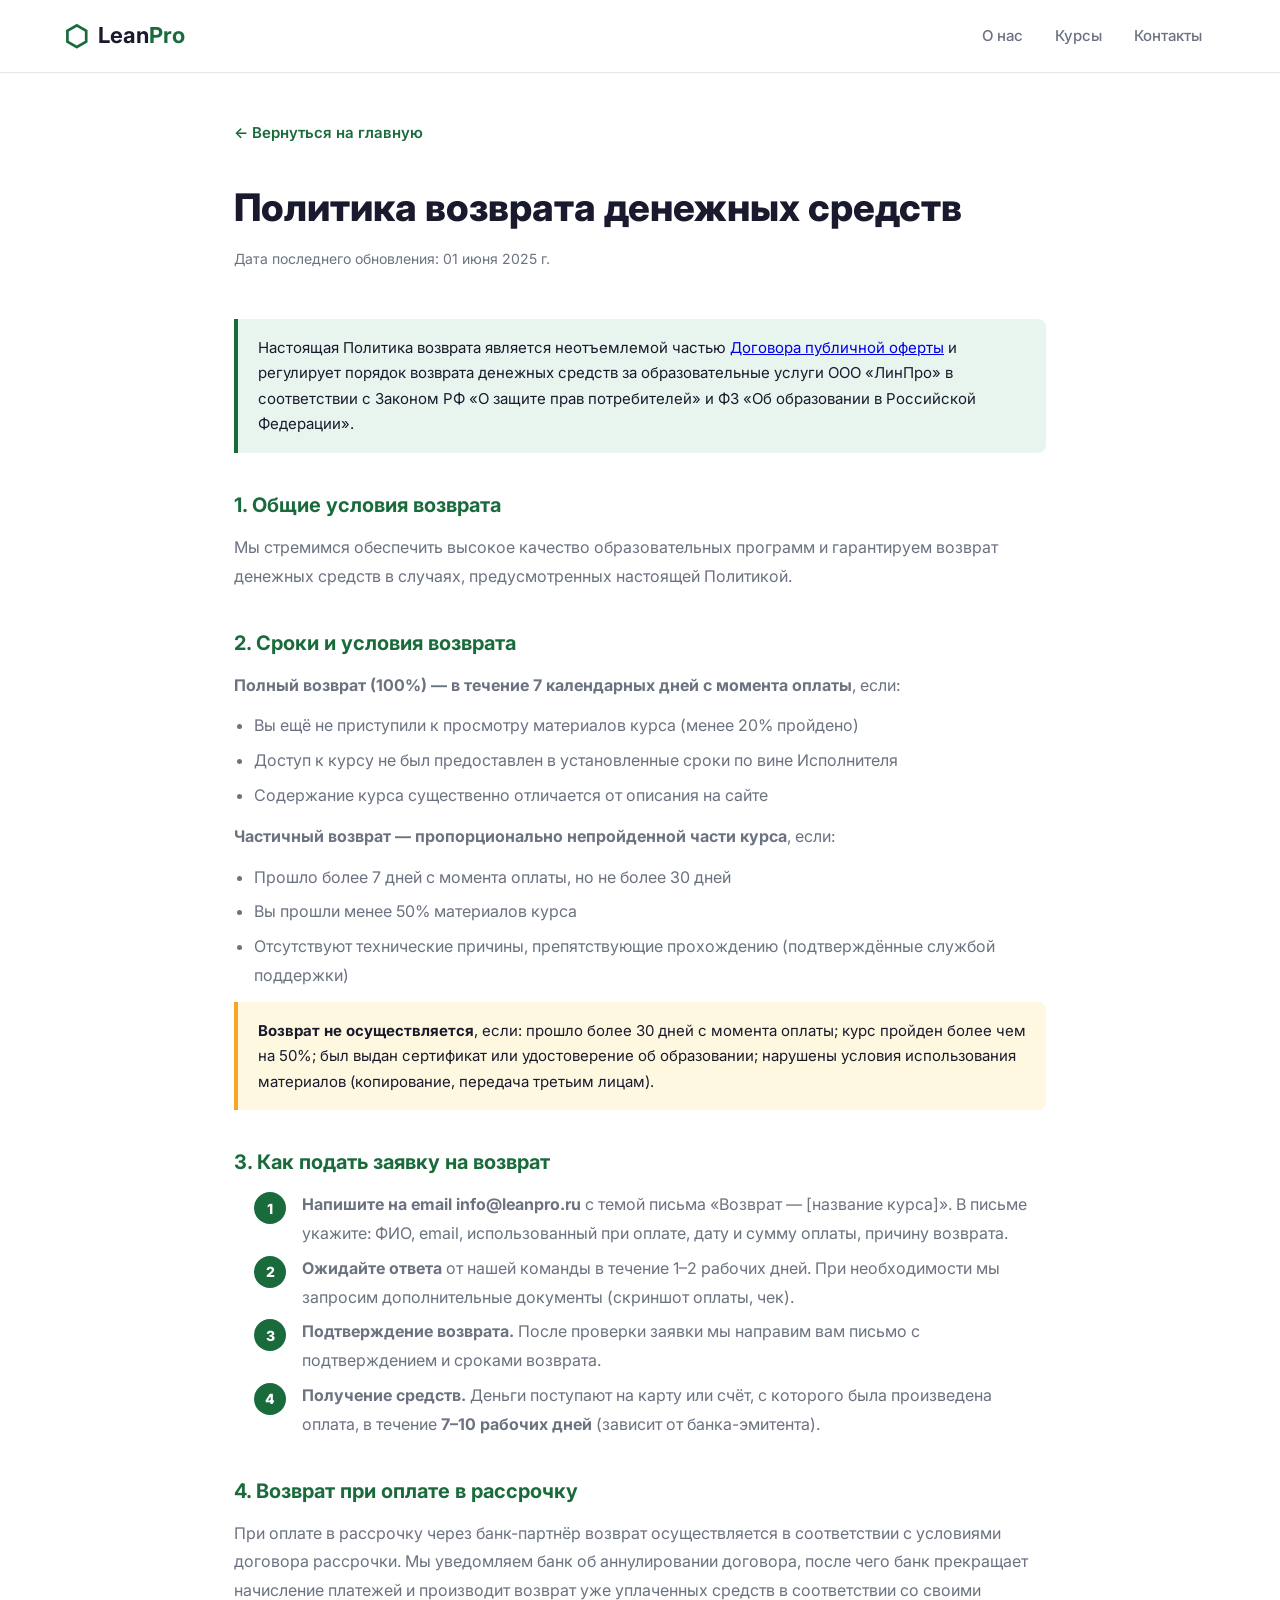
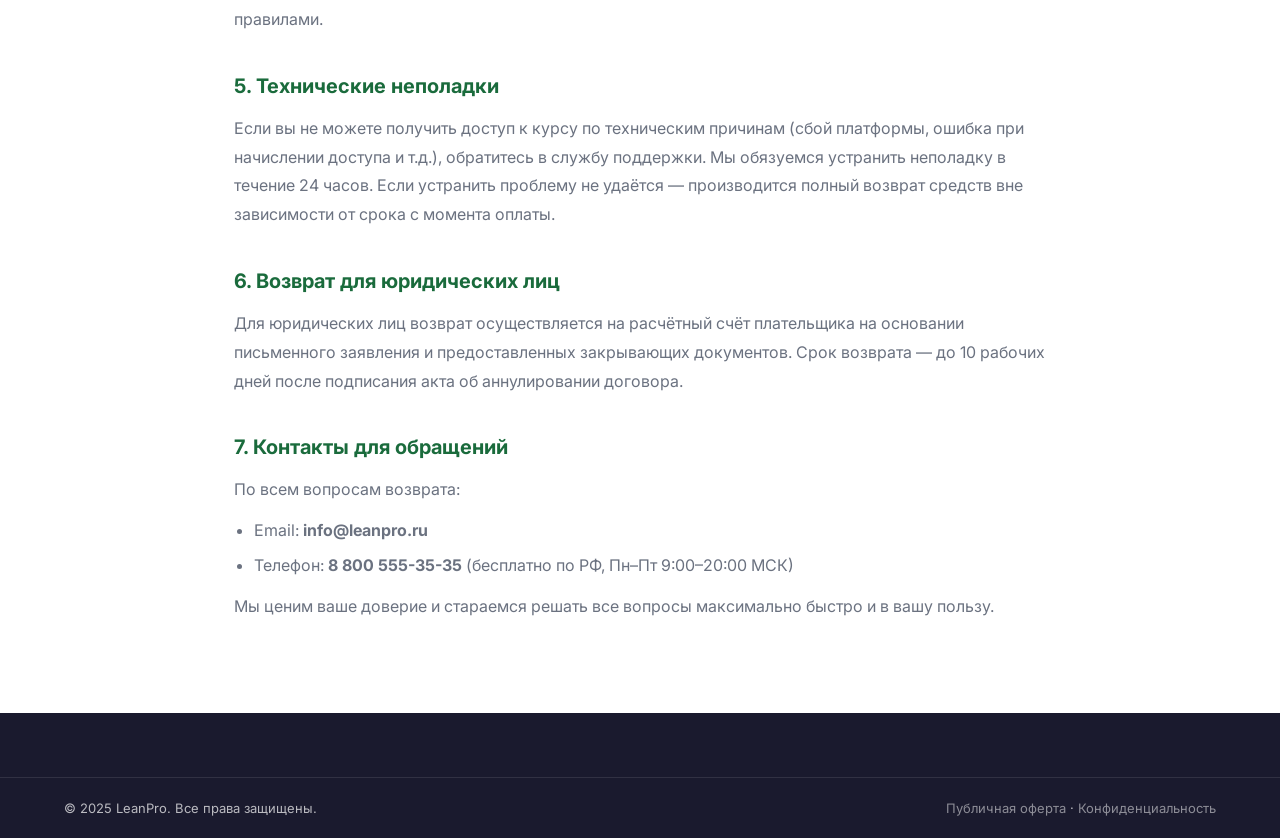
<file: refund.html>
<!DOCTYPE html>
<html lang="ru">
<head>
  <meta charset="UTF-8" />
  <meta name="viewport" content="width=device-width, initial-scale=1.0" />
  <title>Политика возврата — LeanPro</title>
  <meta name="robots" content="noindex, follow" />
  <link rel="stylesheet" href="styles.css" />
  <link rel="preconnect" href="https://fonts.bunny.net" />
  <link href="https://fonts.bunny.net/css?family=inter:400,500,600,700,800&display=swap" rel="stylesheet" />
  <style>
    .legal-page { padding: 120px 0 80px; }
    .legal-page h1 { font-size: clamp(26px, 4vw, 38px); font-weight: 800; margin-bottom: 8px; }
    .legal-page .meta { color: var(--text-muted); font-size: 14px; margin-bottom: 48px; }
    .legal-page h2 { font-size: 20px; font-weight: 700; margin: 36px 0 12px; color: var(--primary); }
    .legal-page p, .legal-page li { font-size: 16px; color: var(--text-muted); line-height: 1.8; margin-bottom: 12px; }
    .legal-page ul, .legal-page ol { padding-left: 20px; margin-bottom: 12px; }
    .legal-page ul li, .legal-page ol li { margin-bottom: 6px; }
    .legal-page .back { display: inline-flex; align-items: center; gap: 8px; color: var(--primary); text-decoration: none; font-weight: 600; margin-bottom: 32px; font-size: 15px; }
    .legal-page .back:hover { text-decoration: underline; }
    .legal-box { background: var(--primary-light); border-left: 4px solid var(--primary); border-radius: 0 8px 8px 0; padding: 16px 20px; margin-bottom: 32px; font-size: 15px; color: var(--text); line-height: 1.7; }
    .warn-box { background: #fff8e1; border-left: 4px solid var(--accent); border-radius: 0 8px 8px 0; padding: 16px 20px; margin-bottom: 24px; font-size: 15px; color: var(--text); line-height: 1.7; }
    .steps { counter-reset: steps; list-style: none; padding-left: 0; }
    .steps li { counter-increment: steps; display: flex; gap: 16px; align-items: flex-start; margin-bottom: 20px; }
    .steps li::before { content: counter(steps); background: var(--primary); color: #fff; font-weight: 800; font-size: 14px; min-width: 32px; height: 32px; border-radius: 50%; display: flex; align-items: center; justify-content: center; flex-shrink: 0; margin-top: 2px; }
  </style>
</head>
<body>

<header class="header" id="header">
  <div class="container header__inner">
    <a href="index.html" class="logo">
      <span class="logo__icon">⬡</span>
      <span class="logo__text">Lean<strong>Pro</strong></span>
    </a>
    <nav class="nav" id="nav">
      <a href="index.html#about" class="nav__link">О нас</a>
      <a href="index.html#courses" class="nav__link">Курсы</a>
      <a href="index.html#contact" class="nav__link">Контакты</a>
    </nav>
  </div>
</header>

<main class="legal-page">
  <div class="container" style="max-width:860px">
    <a href="index.html" class="back">← Вернуться на главную</a>
    <h1>Политика возврата денежных средств</h1>
    <p class="meta">Дата последнего обновления: 01 июня 2025 г.</p>

    <div class="legal-box">
      Настоящая Политика возврата является неотъемлемой частью <a href="offer.html">Договора публичной оферты</a> и регулирует порядок возврата денежных средств за образовательные услуги ООО «ЛинПро» в соответствии с Законом РФ «О защите прав потребителей» и ФЗ «Об образовании в Российской Федерации».
    </div>

    <h2>1. Общие условия возврата</h2>
    <p>Мы стремимся обеспечить высокое качество образовательных программ и гарантируем возврат денежных средств в случаях, предусмотренных настоящей Политикой.</p>

    <h2>2. Сроки и условия возврата</h2>

    <p><strong>Полный возврат (100%) — в течение 7 календарных дней с момента оплаты</strong>, если:</p>
    <ul>
      <li>Вы ещё не приступили к просмотру материалов курса (менее 20% пройдено)</li>
      <li>Доступ к курсу не был предоставлен в установленные сроки по вине Исполнителя</li>
      <li>Содержание курса существенно отличается от описания на сайте</li>
    </ul>

    <p><strong>Частичный возврат — пропорционально непройденной части курса</strong>, если:</p>
    <ul>
      <li>Прошло более 7 дней с момента оплаты, но не более 30 дней</li>
      <li>Вы прошли менее 50% материалов курса</li>
      <li>Отсутствуют технические причины, препятствующие прохождению (подтверждённые службой поддержки)</li>
    </ul>

    <div class="warn-box">
      <strong>Возврат не осуществляется</strong>, если: прошло более 30 дней с момента оплаты; курс пройден более чем на 50%; был выдан сертификат или удостоверение об образовании; нарушены условия использования материалов (копирование, передача третьим лицам).
    </div>

    <h2>3. Как подать заявку на возврат</h2>
    <ol class="steps">
      <li>
        <div>
          <strong>Напишите на email info@leanpro.ru</strong> с темой письма «Возврат — [название курса]». В письме укажите: ФИО, email, использованный при оплате, дату и сумму оплаты, причину возврата.
        </div>
      </li>
      <li>
        <div>
          <strong>Ожидайте ответа</strong> от нашей команды в течение 1–2 рабочих дней. При необходимости мы запросим дополнительные документы (скриншот оплаты, чек).
        </div>
      </li>
      <li>
        <div>
          <strong>Подтверждение возврата.</strong> После проверки заявки мы направим вам письмо с подтверждением и сроками возврата.
        </div>
      </li>
      <li>
        <div>
          <strong>Получение средств.</strong> Деньги поступают на карту или счёт, с которого была произведена оплата, в течение <strong>7–10 рабочих дней</strong> (зависит от банка-эмитента).
        </div>
      </li>
    </ol>

    <h2>4. Возврат при оплате в рассрочку</h2>
    <p>При оплате в рассрочку через банк-партнёр возврат осуществляется в соответствии с условиями договора рассрочки. Мы уведомляем банк об аннулировании договора, после чего банк прекращает начисление платежей и производит возврат уже уплаченных средств в соответствии со своими правилами.</p>

    <h2>5. Технические неполадки</h2>
    <p>Если вы не можете получить доступ к курсу по техническим причинам (сбой платформы, ошибка при начислении доступа и т.д.), обратитесь в службу поддержки. Мы обязуемся устранить неполадку в течение 24 часов. Если устранить проблему не удаётся — производится полный возврат средств вне зависимости от срока с момента оплаты.</p>

    <h2>6. Возврат для юридических лиц</h2>
    <p>Для юридических лиц возврат осуществляется на расчётный счёт плательщика на основании письменного заявления и предоставленных закрывающих документов. Срок возврата — до 10 рабочих дней после подписания акта об аннулировании договора.</p>

    <h2>7. Контакты для обращений</h2>
    <p>По всем вопросам возврата:</p>
    <ul>
      <li>Email: <strong>info@leanpro.ru</strong></li>
      <li>Телефон: <strong>8 800 555-35-35</strong> (бесплатно по РФ, Пн–Пт 9:00–20:00 МСК)</li>
    </ul>
    <p>Мы ценим ваше доверие и стараемся решать все вопросы максимально быстро и в вашу пользу.</p>
  </div>
</main>

<footer class="footer">
  <div class="footer__bottom">
    <div class="container">
      <span>© 2025 LeanPro. Все права защищены.</span>
      <span><a href="offer.html" style="color:rgba(255,255,255,0.5);text-decoration:none;">Публичная оферта</a> · <a href="privacy.html" style="color:rgba(255,255,255,0.5);text-decoration:none;">Конфиденциальность</a></span>
    </div>
  </div>
</footer>

<script>
  const header = document.getElementById('header');
  window.addEventListener('scroll', () => {
    header.classList.toggle('scrolled', window.scrollY > 20);
  });
</script>
</body>
</html>
</file>
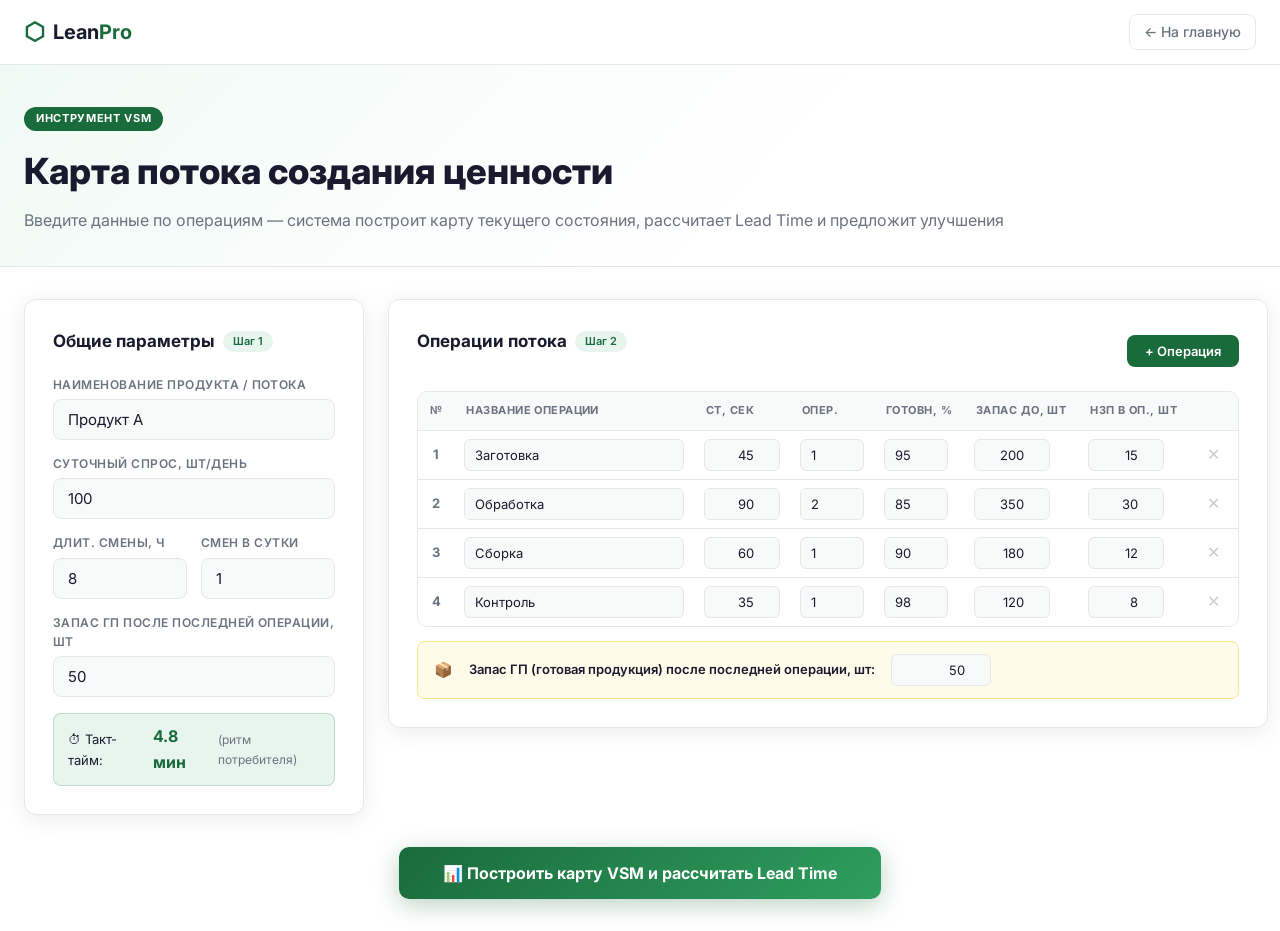
<file: vsm.html>
<!DOCTYPE html>
<html lang="ru">
<head>
  <meta charset="UTF-8" />
  <meta name="viewport" content="width=device-width, initial-scale=1.0" />
  <title>VSM Конструктор — Карта потока создания ценности | LeanPro</title>
  <link rel="preconnect" href="https://fonts.bunny.net" />
  <link href="https://fonts.bunny.net/css?family=inter:400,500,600,700,800&display=swap" rel="stylesheet" />
  <style>
    *, *::before, *::after { box-sizing: border-box; margin: 0; padding: 0; }
    :root {
      --primary: #1a6b3c; --primary-dark: #134d2c; --primary-light: #e8f5ee;
      --accent: #f5a623; --danger: #e74c3c; --warning: #e67e22;
      --text: #1a1a2e; --text-muted: #6b7280;
      --bg: #ffffff; --bg-alt: #f8faf9; --border: #e5e7eb;
      --radius: 12px; --shadow: 0 4px 24px rgba(0,0,0,0.08);
    }
    body { font-family: 'Inter', sans-serif; color: var(--text); background: var(--bg); font-size: 15px; line-height: 1.6; }
    .container { max-width: 1280px; margin: 0 auto; padding: 0 24px; }

    /* HEADER */
    .header { background: rgba(255,255,255,0.97); backdrop-filter: blur(12px); border-bottom: 1px solid var(--border); position: sticky; top: 0; z-index: 100; }
    .header__inner { display: flex; align-items: center; gap: 20px; height: 64px; }
    .logo { display: flex; align-items: center; gap: 8px; text-decoration: none; color: var(--text); font-size: 20px; font-weight: 700; }
    .logo__icon { color: var(--primary); font-size: 24px; }
    .logo__text strong { color: var(--primary); }
    .back-btn { margin-left: auto; display: inline-flex; align-items: center; gap: 6px; text-decoration: none; color: var(--text-muted); font-size: 14px; font-weight: 500; padding: 6px 14px; border: 1px solid var(--border); border-radius: 8px; transition: .2s; }
    .back-btn:hover { color: var(--primary); border-color: var(--primary); background: var(--primary-light); }

    /* HERO */
    .vsm-hero { background: linear-gradient(135deg, #f0faf5 0%, #fff 60%); border-bottom: 1px solid var(--border); padding: 40px 0 32px; }
    .vsm-hero h1 { font-size: clamp(22px, 4vw, 36px); font-weight: 800; margin-bottom: 8px; }
    .vsm-hero p { color: var(--text-muted); font-size: 16px; }
    .vsm-hero__tag { display: inline-block; background: var(--primary); color: #fff; font-size: 11px; font-weight: 700; padding: 3px 12px; border-radius: 20px; letter-spacing: .06em; text-transform: uppercase; margin-bottom: 12px; }

    /* FORM LAYOUT */
    .vsm-form-section { padding: 32px 0; }
    .form-panels { display: grid; grid-template-columns: 340px 1fr; gap: 24px; align-items: start; }
    .panel { background: #fff; border: 1px solid var(--border); border-radius: var(--radius); padding: 28px; box-shadow: var(--shadow); }
    .panel h2 { font-size: 17px; font-weight: 700; margin-bottom: 20px; display: flex; align-items: center; gap: 8px; }
    .panel h2 .tag { background: var(--primary-light); color: var(--primary); font-size: 11px; font-weight: 600; padding: 2px 10px; border-radius: 20px; }

    /* FORM GROUPS */
    .form-grid { display: grid; grid-template-columns: 1fr 1fr; gap: 14px; }
    .form-group { display: flex; flex-direction: column; gap: 5px; }
    .form-group.full { grid-column: 1 / -1; }
    .form-group label { font-size: 12px; font-weight: 600; color: var(--text-muted); text-transform: uppercase; letter-spacing: .04em; }
    .form-group input, .form-group select {
      font-family: inherit; font-size: 15px; color: var(--text);
      background: var(--bg-alt); border: 1px solid var(--border); border-radius: 8px;
      padding: 10px 14px; outline: none; transition: .2s; width: 100%;
    }
    .form-group input:focus, .form-group select:focus { border-color: var(--primary); background: #fff; }

    /* TAKT BADGE */
    .takt-badge { display: flex; align-items: center; gap: 10px; background: var(--primary-light); border: 1px solid rgba(26,107,60,.2); border-radius: 8px; padding: 10px 14px; margin-top: 16px; font-size: 13px; }
    .takt-badge strong { color: var(--primary); font-size: 16px; }

    /* OPS TABLE PANEL */
    .ops-panel { display: flex; flex-direction: column; gap: 0; }
    .ops-panel-head { display: flex; align-items: center; justify-content: space-between; margin-bottom: 16px; }
    .btn-add { display: inline-flex; align-items: center; gap: 6px; background: var(--primary); color: #fff; font-family: inherit; font-size: 13px; font-weight: 600; padding: 8px 18px; border: none; border-radius: 8px; cursor: pointer; transition: .2s; }
    .btn-add:hover { background: var(--primary-dark); }

    .ops-scroll { overflow-x: auto; border: 1px solid var(--border); border-radius: 10px; }
    table.ops-table { width: 100%; border-collapse: collapse; min-width: 820px; font-size: 13px; }
    .ops-table thead th { background: var(--bg-alt); padding: 10px 12px; text-align: left; font-size: 11px; font-weight: 700; color: var(--text-muted); text-transform: uppercase; letter-spacing: .04em; border-bottom: 1px solid var(--border); white-space: nowrap; }
    .ops-table tbody tr { border-bottom: 1px solid var(--border); transition: background .15s; }
    .ops-table tbody tr:last-child { border-bottom: none; }
    .ops-table tbody tr:hover { background: #fafffe; }
    .ops-table td { padding: 8px 10px; vertical-align: middle; }
    .ops-table td.num-cell { text-align: center; font-weight: 700; color: var(--text-muted); width: 36px; }
    .inp { font-family: inherit; font-size: 13px; color: var(--text); background: var(--bg-alt); border: 1px solid var(--border); border-radius: 6px; padding: 7px 10px; outline: none; transition: .2s; width: 100%; }
    .inp:focus { border-color: var(--primary); background: #fff; }
    .inp-name { min-width: 130px; }
    .inp-num { width: 76px; text-align: right; }
    .inp-sm { width: 64px; }
    .btn-remove { background: none; border: none; color: #ccc; font-size: 16px; cursor: pointer; padding: 4px 8px; border-radius: 6px; transition: .2s; }
    .btn-remove:hover { background: #fef2f2; color: var(--danger); }

    .fg-row { display: flex; align-items: center; gap: 16px; margin-top: 14px; padding: 12px 16px; background: #fffbeb; border: 1px solid #fde68a; border-radius: 8px; }
    .fg-row label { font-size: 13px; font-weight: 600; white-space: nowrap; }
    .fg-row input { width: 110px; }

    /* GENERATE BUTTON */
    .generate-row { display: flex; justify-content: center; padding: 32px 0 0; }
    .btn-generate { display: inline-flex; align-items: center; gap: 10px; background: linear-gradient(135deg, var(--primary), #2e9e5e); color: #fff; font-family: inherit; font-size: 16px; font-weight: 700; padding: 16px 44px; border: none; border-radius: 10px; cursor: pointer; transition: .25s; box-shadow: 0 6px 24px rgba(26,107,60,.3); }
    .btn-generate:hover { transform: translateY(-2px); box-shadow: 0 10px 32px rgba(26,107,60,.4); }
    .btn-generate:active { transform: translateY(0); }

    /* RESULTS */
    .vsm-results { padding: 0 0 60px; }
    .results-divider { height: 4px; background: linear-gradient(90deg, var(--primary), #2e9e5e, var(--accent)); margin: 0 0 40px; border-radius: 2px; }

    /* METRICS */
    .metrics-grid { display: grid; grid-template-columns: repeat(auto-fill, minmax(200px, 1fr)); gap: 16px; margin-bottom: 40px; }
    .metric-card { background: #fff; border: 1px solid var(--border); border-radius: var(--radius); padding: 20px; border-left: 4px solid var(--border); }
    .metric-card--red { border-left-color: var(--danger); }
    .metric-card--green { border-left-color: var(--primary); }
    .metric-card--orange { border-left-color: var(--warning); }
    .metric-card__value { font-size: 26px; font-weight: 800; color: var(--text); line-height: 1.1; margin-bottom: 4px; }
    .metric-card--red .metric-card__value { color: var(--danger); }
    .metric-card--green .metric-card__value { color: var(--primary); }
    .metric-card--orange .metric-card__value { color: var(--warning); }
    .metric-card__label { font-size: 13px; font-weight: 700; margin-bottom: 2px; }
    .metric-card__sub { font-size: 11px; color: var(--text-muted); }

    /* MAP */
    .map-block { background: #fff; border: 1px solid var(--border); border-radius: var(--radius); padding: 24px; margin-bottom: 32px; box-shadow: var(--shadow); }
    .map-block h2 { font-size: 18px; font-weight: 700; margin-bottom: 20px; display: flex; align-items: center; gap: 10px; }
    .map-scroll { overflow-x: auto; border: 1px solid var(--border); border-radius: 10px; background: #f8faf9; }

    /* RECOMMENDATIONS */
    .recs-block { background: #fff; border: 1px solid var(--border); border-radius: var(--radius); padding: 28px; box-shadow: var(--shadow); }
    .recs-block h2 { font-size: 18px; font-weight: 700; margin-bottom: 20px; }
    .recs-list { display: flex; flex-direction: column; gap: 14px; }
    .rec-card { display: flex; align-items: flex-start; gap: 14px; padding: 16px 18px; border-radius: 10px; border-left: 4px solid var(--border); }
    .rec-card--critical { background: #fef2f2; border-left-color: var(--danger); }
    .rec-card--warning { background: #fffbeb; border-left-color: var(--warning); }
    .rec-card--good { background: #f0faf5; border-left-color: var(--primary); }
    .rec-card--future { background: #f0f4ff; border-left-color: #6366f1; }
    .rec-card__icon { font-size: 22px; flex-shrink: 0; margin-top: 1px; }
    .rec-card__content h4 { font-size: 14px; font-weight: 700; margin-bottom: 4px; }
    .rec-card__content p { font-size: 13px; color: var(--text-muted); line-height: 1.6; }

    /* PRINT */
    @media print {
      .header, .vsm-hero, .vsm-form-section, .generate-row, .back-btn { display: none !important; }
      .vsm-results { display: block !important; }
    }

    /* RESPONSIVE */
    @media (max-width: 960px) {
      .form-panels { grid-template-columns: 1fr; }
    }
    @media (max-width: 600px) {
      .form-grid { grid-template-columns: 1fr; }
      .btn-generate { width: 100%; justify-content: center; }
    }
  </style>
</head>
<body>

<header class="header">
  <div class="container header__inner">
    <a href="index.html" class="logo">
      <span class="logo__icon">⬡</span>
      <span class="logo__text">Lean<strong>Pro</strong></span>
    </a>
    <a href="index.html" class="back-btn">← На главную</a>
  </div>
</header>

<section class="vsm-hero">
  <div class="container">
    <div class="vsm-hero__tag">Инструмент VSM</div>
    <h1>Карта потока создания ценности</h1>
    <p>Введите данные по операциям — система построит карту текущего состояния, рассчитает Lead Time и предложит улучшения</p>
  </div>
</section>

<section class="vsm-form-section">
  <div class="container">
    <div class="form-panels">

      <!-- LEFT: General params -->
      <div class="panel">
        <h2>Общие параметры <span class="tag">Шаг 1</span></h2>
        <div class="form-grid">
          <div class="form-group full">
            <label>Наименование продукта / потока</label>
            <input type="text" id="productName" value="Продукт А" />
          </div>
          <div class="form-group full">
            <label>Суточный спрос, шт/день</label>
            <input type="number" id="dailyDemand" value="100" min="1" oninput="updateTaktBadge()" />
          </div>
          <div class="form-group">
            <label>Длит. смены, ч</label>
            <input type="number" id="shiftHours" value="8" min="1" max="24" step="0.5" oninput="updateTaktBadge()" />
          </div>
          <div class="form-group">
            <label>Смен в сутки</label>
            <input type="number" id="shifts" value="1" min="1" max="3" oninput="updateTaktBadge()" />
          </div>
          <div class="form-group full">
            <label>Запас ГП после последней операции, шт</label>
            <input type="number" id="invFinal" value="50" min="0" />
          </div>
        </div>
        <div class="takt-badge" id="taktBadge">
          <span>⏱ Такт-тайм:</span>
          <strong id="taktDisplay">288 сек</strong>
          <span style="color:var(--text-muted);font-size:12px">(ритм потребителя)</span>
        </div>
      </div>

      <!-- RIGHT: Operations -->
      <div class="panel ops-panel">
        <div class="ops-panel-head">
          <h2>Операции потока <span class="tag">Шаг 2</span></h2>
          <button class="btn-add" onclick="addOp()">+ Операция</button>
        </div>

        <div class="ops-scroll">
          <table class="ops-table">
            <thead>
              <tr>
                <th>№</th>
                <th>Название операции</th>
                <th>CT, сек</th>
                <th>Опер.</th>
                <th>Готовн, %</th>
                <th>Запас ДО, шт</th>
                <th>НЗП в оп., шт</th>
                <th></th>
              </tr>
            </thead>
            <tbody id="opsBody"></tbody>
          </table>
        </div>

        <div class="fg-row">
          <span>📦</span>
          <label>Запас ГП (готовая продукция) после последней операции, шт:</label>
          <input type="number" id="invFinal2" value="50" min="0" class="inp inp-num" style="width:100px" />
        </div>
      </div>
    </div>

    <div class="generate-row">
      <button class="btn-generate" onclick="generateVSM()">
        📊 Построить карту VSM и рассчитать Lead Time
      </button>
    </div>
  </div>
</section>

<!-- RESULTS -->
<section class="vsm-results" id="vsmResults" style="display:none">
  <div class="results-divider"></div>
  <div class="container">
    <div class="metrics-grid" id="metricsGrid"></div>
    <div class="map-block">
      <h2>🗺 Карта текущего состояния <span style="font-size:13px;font-weight:500;color:var(--text-muted)" id="mapSubtitle"></span></h2>
      <div class="map-scroll" id="mapScroll"></div>
    </div>
    <div class="recs-block" id="recsBlock"></div>
  </div>
</section>

<script>
// ============================================================
// DATA
// ============================================================
let ops = [
  { name: 'Заготовка',   ct: 45,  ops: 1, uptime: 95, invBefore: 200, wip: 15 },
  { name: 'Обработка',   ct: 90,  ops: 2, uptime: 85, invBefore: 350, wip: 30 },
  { name: 'Сборка',      ct: 60,  ops: 1, uptime: 90, invBefore: 180, wip: 12 },
  { name: 'Контроль',    ct: 35,  ops: 1, uptime: 98, invBefore: 120, wip:  8 },
];

// ============================================================
// RENDER OPS TABLE
// ============================================================
function renderOps() {
  const body = document.getElementById('opsBody');
  body.innerHTML = ops.map((op, i) => `
    <tr>
      <td class="num-cell">${i + 1}</td>
      <td><input class="inp inp-name" value="${esc(op.name)}" oninput="ops[${i}].name=this.value" /></td>
      <td><input class="inp inp-num" type="number" value="${op.ct}"       min="1"   oninput="ops[${i}].ct=+this.value||1" /></td>
      <td><input class="inp inp-sm"  type="number" value="${op.ops}"      min="1"   oninput="ops[${i}].ops=+this.value||1" /></td>
      <td><input class="inp inp-sm"  type="number" value="${op.uptime}"   min="1" max="100" oninput="ops[${i}].uptime=+this.value||100" /></td>
      <td><input class="inp inp-num" type="number" value="${op.invBefore}" min="0" oninput="ops[${i}].invBefore=+this.value" /></td>
      <td><input class="inp inp-num" type="number" value="${op.wip}"      min="0"   oninput="ops[${i}].wip=+this.value" /></td>
      <td><button class="btn-remove" onclick="removeOp(${i})" title="Удалить">✕</button></td>
    </tr>
  `).join('');
}

function esc(s) { return String(s).replace(/"/g, '&quot;'); }

function addOp() {
  ops.push({ name: `Операция ${ops.length + 1}`, ct: 60, ops: 1, uptime: 95, invBefore: 100, wip: 10 });
  renderOps();
}

function removeOp(i) {
  if (ops.length <= 1) { alert('Должна быть минимум одна операция'); return; }
  ops.splice(i, 1);
  renderOps();
}

// ============================================================
// TAKT BADGE
// ============================================================
function updateTaktBadge() {
  const tt = getTaktTime();
  const el = document.getElementById('taktDisplay');
  if (!el) return;
  el.textContent = tt >= 60 ? `${(tt / 60).toFixed(1)} мин` : `${tt.toFixed(0)} сек`;
}

function getTaktTime() {
  const demand = +document.getElementById('dailyDemand').value || 100;
  const hours  = +document.getElementById('shiftHours').value  || 8;
  const shifts = +document.getElementById('shifts').value      || 1;
  return (hours * shifts * 3600) / demand;
}

// ============================================================
// CALCULATIONS
// ============================================================
function calculate() {
  const demand      = +document.getElementById('dailyDemand').value || 100;
  const shiftHours  = +document.getElementById('shiftHours').value  || 8;
  const numShifts   = +document.getElementById('shifts').value      || 1;
  const invFinal    = +document.getElementById('invFinal2').value   || 0;
  const productName = document.getElementById('productName').value  || 'Продукт';

  const workSec  = shiftHours * numShifts * 3600;   // seconds per day
  const taktTime = workSec / demand;                 // sec/unit

  const segments = [];   // {type:'wait'|'process', sec, label, units?, days?}
  let totalWait = 0, totalProcess = 0;

  ops.forEach((op, i) => {
    const waitSec = (op.invBefore + op.wip) * taktTime;
    const qDays   = waitSec / workSec;
    totalWait += waitSec;

    const labelParts = [];
    if (op.invBefore > 0) labelParts.push(`Запас: ${op.invBefore} шт`);
    if (op.wip > 0)       labelParts.push(`НЗП: ${op.wip} шт`);

    segments.push({
      type: 'wait', sec: waitSec,
      label: labelParts.join(' / ') || '—',
      units: op.invBefore + op.wip, days: qDays, idx: i
    });
    segments.push({
      type: 'process', sec: op.ct,
      label: op.name, idx: i
    });
    totalProcess += op.ct;
  });

  // Finished goods
  const fgSec  = invFinal * taktTime;
  const fgDays = fgSec / workSec;
  totalWait += fgSec;
  segments.push({ type: 'wait', sec: fgSec, label: `ГП: ${invFinal} шт`, units: invFinal, days: fgDays, isFinal: true });

  const leadTime = totalWait + totalProcess;
  const pce      = leadTime > 0 ? (totalProcess / leadTime) * 100 : 0;
  const maxCT    = Math.max(...ops.map(o => o.ct));
  const bottleneck = ops.find(o => o.ct === maxCT) || ops[0];

  return { productName, demand, workSec, taktTime, leadTime, totalWait, totalProcess, pce, segments, bottleneck, maxCT, invFinal };
}

// ============================================================
// FORMAT HELPERS
// ============================================================
function fmtTime(sec, workSec) {
  const d = sec / workSec;
  if (d >= 1)    return `${d.toFixed(1)} дн`;
  const h = sec / 3600;
  if (h >= 1)    return `${h.toFixed(1)} ч`;
  const m = sec / 60;
  if (m >= 1)    return `${m.toFixed(0)} мин`;
  return `${Math.round(sec)} сек`;
}
function fmtCT(sec) {
  if (sec >= 60) return `${(sec/60).toFixed(1)} мин`;
  return `${sec} сек`;
}

// ============================================================
// SVG MAP
// ============================================================
function buildSVG(r) {
  const N = ops.length;

  // Layout constants
  const PAD = 44, CY = 200;
  const SW = 88, SH = 62;          // supplier/customer box
  const PW = 162, PH = 94;         // process box
  const IW = 84;                   // inventory column width
  const ARR = 32;                  // arrow length
  const TY = CY + PH / 2 + 56;    // timeline top  (≈339)
  const TH = 52;                   // timeline bar height
  const STEP = IW + ARR + PW + ARR;  // 84+32+162+32 = 310 per operation

  const SVG_W = PAD + SW + ARR + N * STEP + IW + ARR + SW + PAD;
  const SVG_H = TY + TH + 96;

  const lines = [];
  const p = (...args) => lines.push(...args);

  p(`<svg xmlns="http://www.w3.org/2000/svg" viewBox="0 0 ${SVG_W} ${SVG_H}"
       style="min-width:${SVG_W}px;height:${SVG_H}px;font-family:Inter,sans-serif;display:block">`);
  p(`<rect width="${SVG_W}" height="${SVG_H}" fill="#f8faf9"/>`);

  // Title
  p(`<text x="${SVG_W/2}" y="26" text-anchor="middle" font-size="13" font-weight="800" fill="#1a1a2e">
      Текущее состояние: ${esc(r.productName)}
    </text>`);
  p(`<text x="${SVG_W/2}" y="42" text-anchor="middle" font-size="10" fill="#888">
      Спрос: ${r.demand} шт/день · Такт-тайм: ${fmtCT(r.taktTime)}
    </text>`);

  let x = PAD;

  // ---- Supplier ----
  p(box(x, CY - SH/2, SW, SH, '#e8f5ee', '#1a6b3c', 2));
  p(txt(x + SW/2, CY - 10, 'ПОСТАВЩИК', 11, '#1a6b3c', 700, 'middle'));
  p(txt(x + SW/2, CY + 8,  'сырьё',     10, '#555',    400, 'middle'));
  x += SW;

  // arrow supplier→first triangle
  p(arrow(x, CY, ARR, '#555'));
  x += ARR;

  // ---- Operations ----
  ops.forEach((op, i) => {
    const inv   = op.invBefore + op.wip;
    const days  = (inv * r.taktTime) / r.workSec;
    const isBot = op === r.bottleneck;
    const over  = op.ct > r.taktTime;

    // Inventory triangle
    p(triangle(x, CY, IW, op.invBefore, op.wip, days));
    x += IW;

    // Arrow
    p(arrow(x, CY, ARR, '#555'));
    x += ARR;

    // Process box
    p(processBox(x, CY, PW, PH, op, r.taktTime, isBot, over));
    x += PW;

    // Arrow to next
    p(arrow(x, CY, ARR, '#555'));
    x += ARR;
  });

  // ---- Final inventory (FG) ----
  const fgDays = (r.invFinal * r.taktTime) / r.workSec;
  p(triangle(x, CY, IW, r.invFinal, 0, fgDays, true));
  x += IW;

  // Arrow FG→customer
  p(arrow(x, CY, ARR, '#555'));
  x += ARR;

  // ---- Customer ----
  p(box(x, CY - SH/2, SW, SH, '#e8f5ee', '#1a6b3c', 2));
  p(txt(x + SW/2, CY - 10, 'ПОТРЕБИТЕЛЬ', 11, '#1a6b3c', 700, 'middle'));
  p(txt(x + SW/2, CY + 8,  `${r.demand} шт/день`, 10, '#555', 400, 'middle'));

  // ---- Timeline ----
  p(timeline(PAD, TY, SVG_W - 2*PAD, TH, r));

  p('</svg>');
  return lines.join('\n');
}

// SVG helpers
function box(x, y, w, h, fill, stroke, sw=1.5) {
  return `<rect x="${x}" y="${y}" width="${w}" height="${h}" rx="8" fill="${fill}" stroke="${stroke}" stroke-width="${sw}"/>`;
}
function txt(x, y, t, fs, fill, fw=400, anchor='start') {
  return `<text x="${x}" y="${y}" text-anchor="${anchor}" font-size="${fs}" font-weight="${fw}" fill="${fill}">${esc(t)}</text>`;
}
function arrow(x, cy, len, col='#666') {
  const x2 = x + len - 7;
  return `<line x1="${x}" y1="${cy}" x2="${x2}" y2="${cy}" stroke="${col}" stroke-width="2"/>
          <polygon points="${x2},${cy-5} ${x+len},${cy} ${x2},${cy+5}" fill="${col}"/>`;
}

function triangle(x, cy, colW, invBefore, wip, days, isFinal=false) {
  const cx  = x + colW / 2;
  const tH  = 46, tW = 54;
  const ty  = cy - tH / 2 - 6;

  const col = days > 5 ? '#dc2626' : days > 2 ? '#ea580c' : days > 0.5 ? '#d97706' : '#a3a3a3';

  const pts = `${cx},${ty} ${cx-tW/2},${ty+tH} ${cx+tW/2},${ty+tH}`;
  const total = invBefore + wip;

  let s = `<polygon points="${pts}" fill="${col}" stroke="rgba(0,0,0,0.15)" stroke-width="1" opacity="0.85"/>`;
  s += txt(cx, ty + tH*0.62, 'I', 17, '#fff', 800, 'middle');

  // Units
  s += txt(cx, ty + tH + 14, `${total} шт`, 10, '#1a1a2e', 700, 'middle');
  if (wip > 0 && !isFinal) {
    s += txt(cx, ty + tH + 26, `(НЗП:${wip})`, 9, '#888', 400, 'middle');
  }
  // Days
  const dLabel = days > 0 ? (days >= 1 ? `${days.toFixed(1)} дн` : `${(days*8).toFixed(1)} ч`) : '';
  if (dLabel) s += txt(cx, ty + tH + (wip > 0 && !isFinal ? 40 : 28), dLabel, 9, col, 700, 'middle');
  if (isFinal) s += txt(cx, ty - 10, 'ГП', 9, '#888', 600, 'middle');

  return s;
}

function processBox(bx, cy, w, h, op, taktTime, isBot, over) {
  const y = cy - h/2;
  const fill   = over ? '#fef2f2' : isBot ? '#fffbeb' : '#fff';
  const stroke = over ? '#dc2626' : isBot ? '#d97706' : '#1a6b3c';
  const sw     = (over || isBot) ? 2.5 : 1.5;

  let s = box(bx, y, w, h, fill, stroke, sw);

  // Name (up to 2 lines, ~20 chars each)
  const lines = wrapStr(op.name, 20);
  lines.slice(0,2).forEach((line, li) => {
    s += txt(bx + w/2, y + 16 + li*14, line, 11, '#1a1a2e', 700, 'middle');
  });

  const sepY = y + 16 + Math.min(lines.length, 2)*14 + 4;
  s += `<line x1="${bx+8}" y1="${sepY}" x2="${bx+w-8}" y2="${sepY}" stroke="#e5e7eb" stroke-width="1"/>`;

  const ctCol = over ? '#dc2626' : '#1a6b3c';
  s += txt(bx + 10, sepY + 14, `CT: ${fmtCT(op.ct)}`, 10, ctCol, 700);
  s += txt(bx + 10, sepY + 27, `Опер: ${op.ops}`,     10, '#555', 400);
  s += txt(bx + w/2 + 4, sepY + 14, `Готовн: ${op.uptime}%`, 10, '#555', 400);
  s += txt(bx + w/2 + 4, sepY + 27, `НЗП: ${op.wip} шт`,    10, '#888', 400);

  // CT vs TT bar
  const bW = w - 16, bH = 6;
  const bX = bx + 8, bY = y + h - 14;
  const ratio  = taktTime > 0 ? Math.min(op.ct / taktTime, 1.5) : 0;
  const fillW  = Math.min(bW * ratio, bW);
  const bCol   = over ? '#dc2626' : ratio > 0.8 ? '#d97706' : '#1a6b3c';
  s += `<rect x="${bX}" y="${bY}" width="${bW}" height="${bH}" rx="3" fill="#e5e7eb"/>`;
  s += `<rect x="${bX}" y="${bY}" width="${fillW.toFixed(1)}" height="${bH}" rx="3" fill="${bCol}"/>`;
  // TT marker at 100%
  s += `<line x1="${bX+bW}" y1="${bY-2}" x2="${bX+bW}" y2="${bY+bH+2}" stroke="#888" stroke-width="1" stroke-dasharray="2,2"/>`;
  s += txt(bX, bY + bH + 9, 'CT / TT', 8, '#aaa', 400);

  // Badge
  if (over) {
    s += `<rect x="${bx+w-60}" y="${y+2}" width="58" height="14" rx="3" fill="#dc2626"/>`;
    s += txt(bx+w-31, y+12, 'ПЕРЕГРУЗ', 8, '#fff', 700, 'middle');
  } else if (isBot) {
    s += `<rect x="${bx+w-62}" y="${y+2}" width="60" height="14" rx="3" fill="#d97706"/>`;
    s += txt(bx+w-32, y+12, 'УЗКОЕ М.', 8, '#fff', 700, 'middle');
  }

  return s;
}

function timeline(x, y, w, h, r) {
  const total = r.leadTime;
  if (total === 0) return '';

  let s = '';
  // Label above
  s += txt(x, y - 10, 'TIMELINE (временна́я шкала)', 10, '#888', 700);

  // Zigzag line and bars
  let tx = x;
  r.segments.forEach(seg => {
    const sw = total > 0 ? (seg.sec / total) * w : 0;
    if (sw < 0.5) { tx += sw; return; }

    const col = seg.type === 'wait' ? '#dc2626' : '#1a6b3c';
    const alpha = seg.type === 'wait' ? 0.12 : 0.18;

    // Bar background
    s += `<rect x="${tx.toFixed(1)}" y="${y}" width="${sw.toFixed(1)}" height="${h}" fill="${col}" fill-opacity="${alpha}" stroke="${col}" stroke-opacity="0.3" stroke-width="0.5"/>`;

    // Label (time) inside bar
    const timeLabel = seg.type === 'wait'
      ? fmtTime(seg.sec, r.workSec)
      : fmtCT(seg.sec);
    if (sw > 36) {
      s += txt(tx + sw/2, y + h/2 + 4, timeLabel, 9, col, 700, 'middle');
    }
    tx += sw;
  });

  // Outer border
  s += `<rect x="${x}" y="${y}" width="${w}" height="${h}" fill="none" stroke="#ccc" stroke-width="1" rx="2"/>`;

  // LT / PLT labels below
  const ltText  = `Lead Time = ${fmtTime(r.leadTime, r.workSec)}`;
  const pltText = `Process Time = ${fmtTime(r.totalProcess, r.workSec)}`;
  const pceText = `PCE = ${r.pce.toFixed(1)}%`;
  const pceCol  = r.pce < 10 ? '#dc2626' : r.pce < 25 ? '#d97706' : '#1a6b3c';

  s += `<rect x="${x}" y="${y+h+8}" width="${w}" height="26" rx="4" fill="rgba(0,0,0,0.03)" stroke="#e5e7eb" stroke-width="1"/>`;
  s += txt(x + 10, y + h + 24, ltText,  10, '#1a1a2e', 700);
  s += txt(x + w/2, y + h + 24, pltText, 10, '#1a6b3c', 700, 'middle');
  s += txt(x + w - 10, y + h + 24, pceText, 10, pceCol, 800, 'end');

  // Legend
  const legy = y + h + 46;
  s += `<rect x="${x}" y="${legy}" width="12" height="10" fill="#dc2626" fill-opacity="0.25" stroke="#dc2626" stroke-width="1" rx="2"/>`;
  s += txt(x + 16, legy + 9, 'Время ожидания (потери)', 9, '#555', 400);
  s += `<rect x="${x+160}" y="${legy}" width="12" height="10" fill="#1a6b3c" fill-opacity="0.25" stroke="#1a6b3c" stroke-width="1" rx="2"/>`;
  s += txt(x + 176, legy + 9, 'Время создания ценности (CT)', 9, '#555', 400);

  return s;
}

function wrapStr(str, max) {
  if (str.length <= max) return [str];
  const words = str.split(' ');
  const lines = [];
  let cur = '';
  words.forEach(w => {
    if ((cur + (cur ? ' ' : '') + w).length <= max) {
      cur += (cur ? ' ' : '') + w;
    } else {
      if (cur) lines.push(cur);
      cur = w;
    }
  });
  if (cur) lines.push(cur);
  return lines.length ? lines : [str];
}

// ============================================================
// RECOMMENDATIONS
// ============================================================
function buildRecs(r) {
  const recs = [];
  const { pce, taktTime, bottleneck, workSec, leadTime, totalProcess } = r;

  // PCE
  if (pce < 5) {
    recs.push({ type: 'critical', icon: '🚨', title: `Критически низкая эффективность потока — PCE ${pce.toFixed(1)}%`,
      text: `Менее 5% времени создаёт ценность. Более 95% — это чистые потери (ожидание, транспортировка, хранение). Это первоочередная зона для немедленной Lean-трансформации. Требуется разработка VSM будущего состояния с целью устранить минимум 60% потерь.` });
  } else if (pce < 15) {
    recs.push({ type: 'warning', icon: '⚠️', title: `Низкая эффективность потока — PCE ${pce.toFixed(1)}%`,
      text: `Значительная доля Lead Time — это ожидание. Типовая цель для производственных потоков: PCE ≥ 25%. Основные инструменты: вытягивающая система, выравнивание нагрузки, сокращение партий.` });
  } else if (pce < 30) {
    recs.push({ type: 'warning', icon: '📈', title: `Умеренная эффективность потока — PCE ${pce.toFixed(1)}%`,
      text: `Поток работает лучше среднего, но потенциал для сокращения Lead Time ещё есть. Целевое значение мирового класса — PCE ≥ 25–30%. Фокусируйтесь на крупнейших накоплениях запасов.` });
  } else {
    recs.push({ type: 'good', icon: '✅', title: `Высокая эффективность потока — PCE ${pce.toFixed(1)}%`,
      text: `Поток достигает эффективности мирового класса. Продолжайте поддерживать стандарты и ищите следующий уровень совершенства через кайдзен.` });
  }

  // Bottleneck
  if (bottleneck) {
    if (bottleneck.ct > taktTime) {
      recs.push({ type: 'critical', icon: '🔴', title: `Узкое место перегружено: "${bottleneck.name}" (CT ${bottleneck.ct}с > TT ${taktTime.toFixed(0)}с)`,
        text: `Операция не успевает за темпом потребителя. Производство теряет ${((bottleneck.ct/taktTime - 1)*100).toFixed(0)}% пропускной способности. Немедленные меры: сокращение CT (SMED, стандартизация), добавление оператора, параллельная рабочая ячейка, перераспределение операций.` });
    } else {
      recs.push({ type: 'warning', icon: '🟡', title: `Узкое место: "${bottleneck.name}" (CT ${bottleneck.ct}с, загрузка ${(bottleneck.ct/taktTime*100).toFixed(0)}% от TT)`,
        text: `Операция с наибольшим временем цикла. Такт-тайм выдерживается, но запас по пропускной способности минимален. При росте спроса или сбоях оборудования возникнут заторы. Рекомендуется провести кайдзен-блиц на этой операции.` });
    }
  }

  // Largest inventory
  const byInv = ops.map((op, i) => ({ ...op, i, days: ((op.invBefore + op.wip) * taktTime) / workSec }))
    .filter(o => o.days > 0)
    .sort((a, b) => b.days - a.days);
  if (byInv.length > 0 && byInv[0].days > 0.5) {
    const top = byInv[0];
    const dLabel = top.days >= 1 ? `${top.days.toFixed(1)} дн` : `${(top.days*8).toFixed(1)} ч`;
    recs.push({ type: 'warning', icon: '📦', title: `Крупнейший запас перед "${top.name}": ${top.invBefore + top.wip} шт ≈ ${dLabel}`,
      text: `Это наибольший «красный» сегмент на временной шкале. Внедрите супермаркет (Supermarket) с канбан-картами перед этой операцией. Установите максимальный уровень запаса: не более 0.5–1 дня. Это одно действие сократит Lead Time на ${Math.round(top.days * (top.days / (leadTime/workSec)) * 100 / (leadTime/workSec) * 100)}%.` });
  }

  // Multiple overloaded ops
  const overloaded = ops.filter(o => o.ct > taktTime);
  if (overloaded.length > 1) {
    recs.push({ type: 'critical', icon: '⚡', title: `${overloaded.length} операции превышают такт-тайм`,
      text: `Операции: ${overloaded.map(o => `"${o.name}" (CT=${o.ct}с)`).join(', ')}. Необходима балансировка нагрузки — Heijunka (выравнивание). Рассмотрите перераспределение шагов между операторами и создание U-образных ячеек.` });
  }

  // High WIP
  const highWIP = ops.filter(o => o.wip > 15);
  if (highWIP.length > 0) {
    recs.push({ type: 'warning', icon: '🔧', title: 'Высокий уровень НЗП в операциях',
      text: `Операции с высоким НЗП: ${highWIP.map(o => `"${o.name}" (${o.wip} шт)`).join(', ')}. НЗП указывает на нестабильность процесса или дисбаланс. Инструменты: FIFO-дорожки, лимиты НЗП (WIP limits по Канбан), стандартизированная работа.` });
  }

  // Future state target
  const targetLT = leadTime * 0.4;
  recs.push({ type: 'future', icon: '🎯', title: 'Целевое состояние VSM — будущее состояние (Future State)',
    text: `Текущий Lead Time: ${fmtTime(leadTime, workSec)}. Реалистичная цель сокращения на 60%: ${fmtTime(targetLT, workSec)}. Ключевые шаги: ① вытягивающая система вместо толкающей; ② поток единичных изделий (one-piece flow) на ключевых участках; ③ выровненное производство (Heijunka); ④ стандартизированная работа на всех операциях.` });

  // Pull system
  recs.push({ type: 'future', icon: '🔄', title: 'Внедрить систему вытягивания (Pull)',
    text: `Замените систему "толкай" (push) на "тяни" (pull): установите канбан-петли между операциями с наибольшими запасами, определите Pacemaker Process (задающий ритм процесс), запустите производство сигналами от потребителя, а не по плану. Это устранит перепроизводство — главный вид потерь (муда).` });

  // Kaizen bursts
  const kTargets = [];
  if (bottleneck && bottleneck.ct > taktTime * 0.7) kTargets.push(`операция "${bottleneck.name}"`);
  if (byInv[0]?.days > 1) kTargets.push(`зона запасов перед "${byInv[0].name}"`);
  if (kTargets.length > 0) {
    recs.push({ type: 'future', icon: '💡', title: 'Приоритетные зоны для кайдзен-блиц',
      text: `Рекомендуемые точки для быстрых улучшений (kaizen burst): ${kTargets.join('; ')}. Кайдзен-блиц (3–5 дней) в этих зонах даст максимальный и быстрый эффект для сокращения Lead Time и повышения PCE.` });
  }

  return recs;
}

// ============================================================
// MAIN GENERATE
// ============================================================
function generateVSM() {
  // Sync DOM → ops array (for any un-fired oninput)
  const rows = document.querySelectorAll('#opsBody tr');
  rows.forEach((row, i) => {
    const inputs = row.querySelectorAll('input');
    if (!inputs.length || !ops[i]) return;
    ops[i].name     = inputs[0].value || ops[i].name;
    ops[i].ct       = +inputs[1].value || 1;
    ops[i].ops      = +inputs[2].value || 1;
    ops[i].uptime   = +inputs[3].value || 100;
    ops[i].invBefore= +inputs[4].value || 0;
    ops[i].wip      = +inputs[5].value || 0;
  });

  // Sync FG inventory from either input
  const fgA = +document.getElementById('invFinal').value  || 0;
  const fgB = +document.getElementById('invFinal2').value || 0;
  document.getElementById('invFinal2').value = fgB || fgA;

  if (+document.getElementById('dailyDemand').value <= 0) {
    alert('Введите суточный спрос > 0');
    return;
  }

  const r = calculate();

  // Show results
  const sec = document.getElementById('vsmResults');
  sec.style.display = 'block';

  // Metrics
  const pceCol = r.pce < 10 ? 'red' : r.pce < 25 ? 'orange' : 'green';
  document.getElementById('metricsGrid').innerHTML = `
    <div class="metric-card metric-card--red">
      <div class="metric-card__value">${fmtTime(r.leadTime, r.workSec)}</div>
      <div class="metric-card__label">Lead Time (LT)</div>
      <div class="metric-card__sub">Полный цикл: от сырья до потребителя</div>
    </div>
    <div class="metric-card metric-card--green">
      <div class="metric-card__value">${fmtTime(r.totalProcess, r.workSec)}</div>
      <div class="metric-card__label">Process Time (PLT)</div>
      <div class="metric-card__sub">Только время создания ценности</div>
    </div>
    <div class="metric-card metric-card--${pceCol}">
      <div class="metric-card__value">${r.pce.toFixed(1)}%</div>
      <div class="metric-card__label">PCE — Эффективность потока</div>
      <div class="metric-card__sub">Доля ценного времени в LT</div>
    </div>
    <div class="metric-card">
      <div class="metric-card__value">${fmtCT(r.taktTime)}</div>
      <div class="metric-card__label">Такт-тайм (TT)</div>
      <div class="metric-card__sub">Ритм потребителя: ${r.demand} шт/день</div>
    </div>
    <div class="metric-card metric-card--red">
      <div class="metric-card__value">${fmtTime(r.totalWait, r.workSec)}</div>
      <div class="metric-card__label">Время ожидания (потери)</div>
      <div class="metric-card__sub">${(100 - r.pce).toFixed(1)}% от Lead Time</div>
    </div>
    <div class="metric-card metric-card--${r.bottleneck?.ct > r.taktTime ? 'red' : 'orange'}">
      <div class="metric-card__value" style="font-size:18px">${esc(r.bottleneck?.name || '—')}</div>
      <div class="metric-card__label">Узкое место</div>
      <div class="metric-card__sub">CT = ${r.bottleneck?.ct || 0} сек · TT = ${r.taktTime.toFixed(0)} сек</div>
    </div>
  `;

  // Map subtitle
  document.getElementById('mapSubtitle').textContent =
    `(LT = ${fmtTime(r.leadTime, r.workSec)} · PLT = ${fmtTime(r.totalProcess, r.workSec)} · PCE = ${r.pce.toFixed(1)}%)`;

  // SVG
  document.getElementById('mapScroll').innerHTML = buildSVG(r);

  // Recommendations
  const recs = buildRecs(r);
  document.getElementById('recsBlock').innerHTML = `
    <h2>Рекомендации для VSM будущего состояния</h2>
    <div class="recs-list">
      ${recs.map(rec => `
        <div class="rec-card rec-card--${rec.type}">
          <div class="rec-card__icon">${rec.icon}</div>
          <div class="rec-card__content">
            <h4>${esc(rec.title)}</h4>
            <p>${esc(rec.text)}</p>
          </div>
        </div>
      `).join('')}
    </div>
  `;

  setTimeout(() => sec.scrollIntoView({ behavior: 'smooth', block: 'start' }), 80);
}

// ============================================================
// INIT
// ============================================================
renderOps();
updateTaktBadge();
</script>
</body>
</html>
</file>
<file: styles.css>
/* ====== RESET & BASE ====== */
*, *::before, *::after { box-sizing: border-box; margin: 0; padding: 0; }

:root {
  --primary: #1a6b3c;
  --primary-dark: #134d2c;
  --primary-light: #e8f5ee;
  --accent: #f5a623;
  --text: #1a1a2e;
  --text-muted: #6b7280;
  --bg: #ffffff;
  --bg-alt: #f8faf9;
  --border: #e5e7eb;
  --radius: 12px;
  --shadow: 0 4px 24px rgba(0,0,0,0.08);
  --shadow-lg: 0 12px 48px rgba(0,0,0,0.12);
  --transition: 0.25s ease;
}

html { scroll-behavior: smooth; }

body {
  font-family: 'Inter', -apple-system, BlinkMacSystemFont, sans-serif;
  color: var(--text);
  background: var(--bg);
  line-height: 1.6;
  font-size: 16px;
}

.container {
  max-width: 1200px;
  margin: 0 auto;
  padding: 0 24px;
}

/* ====== TYPOGRAPHY ====== */
.section { padding: 96px 0; }
.section__tag {
  display: inline-block;
  background: var(--primary-light);
  color: var(--primary);
  font-size: 13px;
  font-weight: 600;
  letter-spacing: 0.08em;
  text-transform: uppercase;
  padding: 4px 14px;
  border-radius: 20px;
  margin-bottom: 16px;
}
.section__title {
  font-size: clamp(26px, 4vw, 40px);
  font-weight: 800;
  line-height: 1.2;
  margin-bottom: 16px;
}
.section__sub {
  font-size: 18px;
  color: var(--text-muted);
  max-width: 600px;
}
.section__head {
  text-align: center;
  margin-bottom: 56px;
}
.section__head .section__sub { margin: 0 auto; }

.accent { color: var(--primary); }

/* ====== BUTTONS ====== */
.btn {
  display: inline-flex;
  align-items: center;
  justify-content: center;
  gap: 8px;
  font-family: inherit;
  font-weight: 600;
  font-size: 15px;
  border-radius: 8px;
  border: 2px solid transparent;
  cursor: pointer;
  transition: all var(--transition);
  text-decoration: none;
  white-space: nowrap;
}
.btn--sm { padding: 8px 20px; font-size: 14px; }
.btn--lg { padding: 16px 36px; font-size: 17px; }
.btn--full { width: 100%; }

.btn--primary {
  background: var(--primary);
  color: #fff;
  padding: 12px 24px;
}
.btn--primary:hover { background: var(--primary-dark); transform: translateY(-1px); box-shadow: 0 6px 20px rgba(26,107,60,0.3); }

.btn--ghost {
  background: transparent;
  color: var(--primary);
  border-color: var(--primary);
  padding: 12px 24px;
}
.btn--ghost:hover { background: var(--primary-light); }

.btn--white {
  background: #fff;
  color: var(--primary);
  padding: 12px 24px;
}
.btn--white:hover { background: #f0f0f0; }

/* ====== HEADER ====== */
.header {
  position: fixed;
  top: 0; left: 0; right: 0;
  z-index: 1000;
  background: rgba(255,255,255,0.95);
  backdrop-filter: blur(12px);
  border-bottom: 1px solid var(--border);
  transition: box-shadow var(--transition);
}
.header.scrolled { box-shadow: var(--shadow); }
.header__inner {
  display: flex;
  align-items: center;
  gap: 32px;
  height: 72px;
}
.logo {
  display: flex;
  align-items: center;
  gap: 10px;
  text-decoration: none;
  color: var(--text);
  font-size: 22px;
  font-weight: 700;
  flex-shrink: 0;
}
.logo__icon { font-size: 28px; color: var(--primary); }
.logo__text strong { color: var(--primary); }

.nav { display: flex; gap: 4px; margin-left: auto; }
.nav__link {
  color: var(--text-muted);
  text-decoration: none;
  font-size: 15px;
  font-weight: 500;
  padding: 8px 14px;
  border-radius: 8px;
  transition: all var(--transition);
}
.nav__link:hover { color: var(--primary); background: var(--primary-light); }

.header__cta { margin-left: 8px; }

.burger {
  display: none;
  flex-direction: column;
  gap: 5px;
  background: none;
  border: none;
  cursor: pointer;
  padding: 8px;
  margin-left: auto;
}
.burger span {
  display: block;
  width: 24px;
  height: 2px;
  background: var(--text);
  border-radius: 2px;
  transition: all var(--transition);
}

/* ====== HERO ====== */
.hero {
  position: relative;
  padding: 160px 0 100px;
  overflow: hidden;
}
.hero__bg {
  position: absolute;
  inset: 0;
  background: radial-gradient(ellipse 80% 60% at 60% 40%, #e8f5ee 0%, transparent 70%),
              radial-gradient(ellipse 40% 40% at 90% 10%, #fff8e7 0%, transparent 60%);
  z-index: 0;
}
.hero__inner {
  position: relative;
  z-index: 1;
  max-width: 760px;
}
.hero__badge {
  display: inline-flex;
  align-items: center;
  gap: 8px;
  background: #fff;
  border: 1px solid var(--border);
  border-radius: 20px;
  padding: 6px 16px;
  font-size: 14px;
  font-weight: 500;
  color: var(--text-muted);
  margin-bottom: 24px;
  box-shadow: var(--shadow);
}
.hero__title {
  font-size: clamp(32px, 5vw, 58px);
  font-weight: 800;
  line-height: 1.15;
  margin-bottom: 20px;
}
.hero__sub {
  font-size: 19px;
  color: var(--text-muted);
  max-width: 600px;
  margin-bottom: 36px;
  line-height: 1.7;
}
.hero__actions {
  display: flex;
  gap: 16px;
  margin-bottom: 64px;
  flex-wrap: wrap;
}
.hero__stats {
  display: flex;
  gap: 48px;
  flex-wrap: wrap;
}
.stat { display: flex; flex-direction: column; gap: 2px; }
.stat__num { font-size: 32px; font-weight: 800; color: var(--primary); line-height: 1; }
.stat__label { font-size: 14px; color: var(--text-muted); }

/* ====== PARTNERS ====== */
.partners {
  padding: 28px 0;
  background: var(--bg-alt);
  border-top: 1px solid var(--border);
  border-bottom: 1px solid var(--border);
}
.partners__label {
  text-align: center;
  font-size: 13px;
  color: var(--text-muted);
  text-transform: uppercase;
  letter-spacing: 0.08em;
  font-weight: 600;
  margin-bottom: 20px;
}
.partners__list {
  display: flex;
  justify-content: center;
  align-items: center;
  flex-wrap: wrap;
  gap: 12px 40px;
}
.partner {
  font-size: 18px;
  font-weight: 700;
  color: #bbb;
  letter-spacing: 0.05em;
  transition: color var(--transition);
}
.partner:hover { color: var(--primary); }

/* ====== ABOUT ====== */
.about { background: var(--bg); }
.about__inner {
  display: grid;
  grid-template-columns: 1fr 1fr;
  gap: 72px;
  align-items: center;
}
.about__img-wrap { position: relative; }
.about__img-placeholder {
  width: 100%;
  aspect-ratio: 1;
  max-width: 380px;
  background: linear-gradient(135deg, var(--primary-light) 0%, #d4eedf 100%);
  border-radius: 24px;
  display: flex;
  align-items: center;
  justify-content: center;
  margin: 0 auto;
}

/* PDCA Diagram */
.pdca { position: relative; width: 260px; height: 260px; }
.pdca__ring {
  width: 100%;
  height: 100%;
  border-radius: 50%;
  border: 6px solid var(--primary);
  opacity: 0.2;
}
.pdca__inner {
  position: absolute;
  inset: 0;
  display: grid;
  grid-template-columns: 1fr 1fr;
  gap: 6px;
  padding: 30px;
}
.pdca__item {
  display: flex;
  align-items: center;
  justify-content: center;
  border-radius: 12px;
  font-weight: 800;
  font-size: 18px;
  color: #fff;
}
.pdca__p { background: var(--primary); border-radius: 50% 12px 12px 12px; }
.pdca__d { background: #2196f3; border-radius: 12px 50% 12px 12px; }
.pdca__c { background: var(--accent); border-radius: 12px 12px 12px 50%; }
.pdca__a { background: #e91e63; border-radius: 12px 12px 50% 12px; }

.about__text { color: var(--text-muted); margin-bottom: 16px; font-size: 17px; }
.about__tools { display: flex; flex-wrap: wrap; gap: 8px; margin-top: 28px; }
.tool-tag {
  background: var(--primary-light);
  color: var(--primary);
  font-size: 13px;
  font-weight: 600;
  padding: 5px 14px;
  border-radius: 20px;
  border: 1px solid rgba(26,107,60,0.2);
}

/* ====== QUIZ PROMO ====== */
.quiz-promo {
  background: linear-gradient(135deg, #1a1a2e 0%, #16213e 100%);
  padding: 64px 0;
  overflow: hidden;
  position: relative;
}
.quiz-promo__inner {
  display: flex;
  align-items: center;
  gap: 64px;
}
.quiz-promo__characters {
  display: flex;
  flex-direction: column;
  gap: 4px;
  flex-shrink: 0;
}
.qp-char {
  font-size: 40px;
  display: block;
  line-height: 1.3;
  transition: transform 0.3s;
  opacity: 0.85;
}
.qp-char:hover { transform: scale(1.3) rotate(-5deg); opacity: 1; }
.qp-char--1 { animation: floatChar 3s ease-in-out infinite 0s; }
.qp-char--2 { animation: floatChar 3s ease-in-out infinite 0.4s; }
.qp-char--3 { animation: floatChar 3s ease-in-out infinite 0.8s; }
.qp-char--4 { animation: floatChar 3s ease-in-out infinite 1.2s; }
.qp-char--5 { animation: floatChar 3s ease-in-out infinite 1.6s; }
@keyframes floatChar {
  0%, 100% { transform: translateY(0); }
  50% { transform: translateY(-6px); }
}
.quiz-promo__content { flex: 1; }
.quiz-promo__title {
  font-size: clamp(26px, 4vw, 40px);
  font-weight: 800;
  color: #fff;
  line-height: 1.2;
  margin-bottom: 14px;
}
.quiz-promo__sub {
  font-size: 17px;
  color: rgba(255,255,255,0.72);
  line-height: 1.7;
  margin-bottom: 24px;
  max-width: 540px;
}
.quiz-promo__levels {
  display: flex;
  align-items: center;
  flex-wrap: wrap;
  gap: 8px;
  margin-bottom: 32px;
}
.quiz-promo__levels span {
  font-size: 14px;
  font-weight: 600;
  color: rgba(255,255,255,0.85);
}
.qp-arrow {
  color: var(--accent);
  font-size: 18px;
  font-weight: 700;
}
.quiz-promo__btn {
  background: var(--accent);
  color: #1a1a2e;
  border-color: var(--accent);
  font-size: 17px;
}
.quiz-promo__btn:hover {
  background: #e09510;
  border-color: #e09510;
  transform: translateY(-2px);
  box-shadow: 0 8px 24px rgba(245,166,35,0.4);
}

@media (max-width: 760px) {
  .quiz-promo__inner { flex-direction: column; gap: 32px; }
  .quiz-promo__characters { flex-direction: row; justify-content: center; }
  .qp-char { font-size: 32px; }
}

/* ====== COURSES ====== */
.courses { background: var(--bg-alt); }
.courses__tabs {
  display: flex;
  gap: 8px;
  justify-content: center;
  margin-bottom: 48px;
  flex-wrap: wrap;
}
.tab {
  background: #fff;
  border: 2px solid var(--border);
  color: var(--text-muted);
  font-family: inherit;
  font-size: 15px;
  font-weight: 600;
  padding: 10px 24px;
  border-radius: 8px;
  cursor: pointer;
  transition: all var(--transition);
}
.tab:hover, .tab.active {
  background: var(--primary);
  border-color: var(--primary);
  color: #fff;
}
.courses__grid {
  display: grid;
  grid-template-columns: repeat(auto-fill, minmax(320px, 1fr));
  gap: 24px;
}

.course-card {
  background: #fff;
  border: 1px solid var(--border);
  border-radius: var(--radius);
  padding: 28px;
  display: flex;
  flex-direction: column;
  gap: 16px;
  position: relative;
  transition: all var(--transition);
  overflow: hidden;
}
.course-card:hover { transform: translateY(-4px); box-shadow: var(--shadow-lg); }
.course-card--featured {
  border-color: var(--primary);
  border-width: 2px;
  background: linear-gradient(135deg, #fff 0%, #f0faf5 100%);
}
.course-card--corporate {
  background: linear-gradient(135deg, #1a1a2e 0%, #16213e 100%);
  color: #fff;
  border-color: transparent;
}
.course-card--corporate .course-card__cat,
.course-card--corporate .course-card__desc,
.course-card--corporate .course-card__features li { color: rgba(255,255,255,0.7); }
.course-card--corporate .course-card__title { color: #fff; }
.course-card--corporate .price__cur { color: #fff; }

.course-card__badge {
  position: absolute;
  top: 0; right: 0;
  background: var(--accent);
  color: #fff;
  font-size: 12px;
  font-weight: 700;
  padding: 5px 14px;
  border-radius: 0 12px 0 12px;
}
.course-card__badge--gold { background: var(--primary); }
.course-card__badge--new { background: #7c3aed; }

.course-card--ladm {
  border-color: #7c3aed;
  border-width: 2px;
  background: linear-gradient(135deg, #fff 0%, #f5f0ff 100%);
}
.course-card--ladm .course-card__cat { color: #7c3aed; }

.course-card__icon { font-size: 40px; }
.course-card__cat { font-size: 12px; font-weight: 600; text-transform: uppercase; letter-spacing: 0.08em; color: var(--primary); }
.course-card__title { font-size: 20px; font-weight: 700; line-height: 1.3; }
.course-card__desc { color: var(--text-muted); font-size: 15px; flex: 1; }
.course-card__features {
  list-style: none;
  display: flex;
  flex-direction: column;
  gap: 6px;
}
.course-card__features li { font-size: 14px; color: var(--text-muted); }
.course-card__footer {
  display: flex;
  align-items: center;
  justify-content: space-between;
  gap: 16px;
  margin-top: 4px;
  padding-top: 16px;
  border-top: 1px solid var(--border);
}
.course-card--corporate .course-card__footer { border-top-color: rgba(255,255,255,0.1); }
.course-card__price { display: flex; flex-direction: column; gap: 2px; }
.price__old { font-size: 13px; color: #aaa; text-decoration: line-through; }
.price__cur { font-size: 22px; font-weight: 800; color: var(--primary); }

/* hidden */
.course-card.hidden { display: none; }

/* Game button on 5S card */
.course-card__game-btn {
  display: flex;
  align-items: center;
  justify-content: center;
  gap: 8px;
  background: linear-gradient(135deg, #1a6b3c, #2e9e5e);
  color: #fff;
  text-decoration: none;
  font-size: 14px;
  font-weight: 700;
  padding: 12px 16px;
  border-radius: 10px;
  text-align: center;
  transition: all 0.2s;
  border: none;
  cursor: pointer;
  animation: gamePulse 2.5s infinite;
}
.course-card__game-btn:hover {
  background: linear-gradient(135deg, #134d2c, #1a6b3c);
  transform: translateY(-2px);
  box-shadow: 0 6px 20px rgba(26,107,60,0.35);
  animation: none;
}
@keyframes gamePulse {
  0%,100% { box-shadow: 0 0 0 0 rgba(26,107,60,0.4); }
  50% { box-shadow: 0 0 0 8px rgba(26,107,60,0); }
}

/* Nav quiz link */
.nav__link--quiz {
  background: linear-gradient(135deg, #f59e0b, #f5a623);
  color: #fff !important;
  border-radius: 8px;
  padding: 6px 14px !important;
}
.nav__link--quiz:hover {
  background: linear-gradient(135deg, #d97706, #f59e0b) !important;
  color: #fff !important;
}

/* Nav link highlight for new section */
.nav__link--new {
  background: linear-gradient(135deg, #1a6b3c, #2e9e5e);
  color: #fff !important;
  border-radius: 8px;
  padding: 6px 14px !important;
  animation: gamePulse 2.5s infinite;
}
.nav__link--new:hover {
  background: linear-gradient(135deg, #134d2c, #1a6b3c) !important;
  color: #fff !important;
  animation: none;
}

/* Lean Flow course card accent */
.course-card--lean-flow {
  background: linear-gradient(135deg, #fff 0%, #f0f7ff 100%);
  border-color: #1976d2;
  border-width: 2px;
}

/* ====== BENEFITS ====== */
.benefits { background: var(--bg); }
.benefits__grid {
  display: grid;
  grid-template-columns: repeat(auto-fill, minmax(280px, 1fr));
  gap: 24px;
}
.benefit-card {
  background: var(--bg-alt);
  border: 1px solid var(--border);
  border-radius: var(--radius);
  padding: 28px;
  transition: all var(--transition);
}
.benefit-card:hover { transform: translateY(-2px); box-shadow: var(--shadow); border-color: var(--primary); }
.benefit-card__icon { font-size: 36px; margin-bottom: 16px; }
.benefit-card h3 { font-size: 18px; font-weight: 700; margin-bottom: 10px; }
.benefit-card p { color: var(--text-muted); font-size: 15px; line-height: 1.6; }

/* ====== PROCESS ====== */
.process { background: var(--bg-alt); }
.process__steps {
  display: flex;
  align-items: center;
  gap: 16px;
  flex-wrap: wrap;
  justify-content: center;
}
.process__step {
  flex: 1;
  min-width: 200px;
  max-width: 240px;
  background: #fff;
  border: 1px solid var(--border);
  border-radius: var(--radius);
  padding: 28px 20px;
  text-align: center;
}
.step__num {
  font-size: 40px;
  font-weight: 800;
  color: var(--primary);
  opacity: 0.3;
  line-height: 1;
  margin-bottom: 12px;
}
.step__content h3 { font-size: 17px; font-weight: 700; margin-bottom: 8px; }
.step__content p { color: var(--text-muted); font-size: 14px; }
.process__arrow { font-size: 28px; color: var(--primary); opacity: 0.4; flex-shrink: 0; }

/* ====== REVIEWS ====== */
.reviews { background: var(--bg); }
.reviews__grid {
  display: grid;
  grid-template-columns: repeat(auto-fill, minmax(300px, 1fr));
  gap: 24px;
}
.review-card {
  background: var(--bg-alt);
  border: 1px solid var(--border);
  border-radius: var(--radius);
  padding: 28px;
}
.review-card__stars { color: var(--accent); font-size: 20px; margin-bottom: 16px; }
.review-card__text { font-size: 15px; color: var(--text); line-height: 1.7; font-style: italic; margin-bottom: 24px; }
.review-card__author { display: flex; align-items: center; gap: 14px; }
.author__avatar {
  width: 44px;
  height: 44px;
  border-radius: 50%;
  background: var(--primary);
  color: #fff;
  display: flex;
  align-items: center;
  justify-content: center;
  font-size: 14px;
  font-weight: 700;
  flex-shrink: 0;
}
.review-card__author strong { display: block; font-size: 15px; }
.review-card__author span { font-size: 13px; color: var(--text-muted); }

/* ====== CTA BANNER ====== */
.cta-banner {
  background: linear-gradient(135deg, var(--primary) 0%, var(--primary-dark) 100%);
  padding: 72px 0;
}
.cta-banner__inner {
  display: flex;
  align-items: center;
  justify-content: space-between;
  gap: 40px;
  flex-wrap: wrap;
}
.cta-banner__content h2 { font-size: 30px; font-weight: 800; color: #fff; margin-bottom: 10px; }
.cta-banner__content p { color: rgba(255,255,255,0.8); font-size: 17px; }

/* ====== CONTACT ====== */
.contact { background: var(--bg-alt); }
.contact__inner {
  display: grid;
  grid-template-columns: 1fr 1fr;
  gap: 72px;
  align-items: start;
}
.contact__sub { color: var(--text-muted); font-size: 17px; margin-bottom: 40px; }
.contact__items { display: flex; flex-direction: column; gap: 24px; }
.contact__item { display: flex; align-items: flex-start; gap: 16px; }
.contact__icon { font-size: 24px; flex-shrink: 0; }
.contact__item strong { display: block; font-size: 15px; font-weight: 700; margin-bottom: 2px; }
.contact__item span { color: var(--text-muted); font-size: 15px; }

.contact__form {
  background: #fff;
  border: 1px solid var(--border);
  border-radius: 16px;
  padding: 36px;
  box-shadow: var(--shadow);
}
.contact__form h3 { font-size: 22px; font-weight: 700; margin-bottom: 28px; }

.form__group { display: flex; flex-direction: column; gap: 6px; margin-bottom: 20px; }
.form__group label { font-size: 14px; font-weight: 600; color: var(--text); }
.form__group input,
.form__group select,
.form__group textarea {
  font-family: inherit;
  font-size: 15px;
  color: var(--text);
  background: var(--bg-alt);
  border: 1px solid var(--border);
  border-radius: 8px;
  padding: 12px 16px;
  transition: border-color var(--transition);
  outline: none;
  resize: vertical;
}
.form__group input:focus,
.form__group select:focus,
.form__group textarea:focus { border-color: var(--primary); background: #fff; }
.form__note { text-align: center; font-size: 12px; color: var(--text-muted); margin-top: 12px; }

/* ====== FOOTER ====== */
.footer { background: var(--text); color: rgba(255,255,255,0.7); padding: 64px 0 0; }
.footer__inner {
  display: grid;
  grid-template-columns: 2fr 1fr 1fr 1fr;
  gap: 48px;
  padding-bottom: 48px;
}
.footer__brand .logo { color: #fff; margin-bottom: 16px; }
.footer__brand p { font-size: 14px; line-height: 1.7; }
.footer__col { display: flex; flex-direction: column; gap: 10px; }
.footer__col strong { color: #fff; font-size: 15px; margin-bottom: 4px; }
.footer__col a { color: rgba(255,255,255,0.6); text-decoration: none; font-size: 14px; transition: color var(--transition); }
.footer__col a:hover { color: #fff; }
.footer__bottom {
  border-top: 1px solid rgba(255,255,255,0.1);
  padding: 20px 0;
}
.footer__bottom .container {
  display: flex;
  justify-content: space-between;
  flex-wrap: wrap;
  gap: 8px;
  font-size: 13px;
}

/* ====== MODAL ====== */
.modal-overlay {
  position: fixed;
  inset: 0;
  background: rgba(0,0,0,0.6);
  z-index: 2000;
  display: flex;
  align-items: center;
  justify-content: center;
  padding: 24px;
  opacity: 0;
  visibility: hidden;
  transition: all var(--transition);
}
.modal-overlay.open { opacity: 1; visibility: visible; }

.modal {
  background: #fff;
  border-radius: 16px;
  padding: 40px;
  max-width: 480px;
  width: 100%;
  position: relative;
  transform: scale(0.92);
  transition: transform var(--transition);
  max-height: 90vh;
  overflow-y: auto;
}
.modal-overlay.open .modal { transform: scale(1); }

.modal__close {
  position: absolute;
  top: 16px; right: 16px;
  background: var(--bg-alt);
  border: none;
  border-radius: 50%;
  width: 32px;
  height: 32px;
  cursor: pointer;
  font-size: 16px;
  display: flex;
  align-items: center;
  justify-content: center;
  transition: background var(--transition);
}
.modal__close:hover { background: var(--border); }
.modal__icon { font-size: 40px; margin-bottom: 12px; }
.modal__title { font-size: 22px; font-weight: 700; margin-bottom: 8px; }
.modal__price { font-size: 26px; font-weight: 800; color: var(--primary); margin-bottom: 28px; }

/* ====== TOAST ====== */
.toast {
  position: fixed;
  bottom: 32px;
  left: 50%;
  transform: translateX(-50%) translateY(20px);
  background: var(--text);
  color: #fff;
  padding: 14px 28px;
  border-radius: 8px;
  font-size: 15px;
  font-weight: 500;
  opacity: 0;
  pointer-events: none;
  transition: all 0.3s;
  z-index: 3000;
  white-space: nowrap;
}
.toast.show {
  opacity: 1;
  transform: translateX(-50%) translateY(0);
}

/* ====== FOOTER LEGAL ====== */
.footer__legal {
  border-top: 1px solid rgba(255,255,255,0.08);
  padding: 20px 0;
  font-size: 13px;
  color: rgba(255,255,255,0.4);
  line-height: 1.8;
}
.footer__legal strong { color: rgba(255,255,255,0.65); font-weight: 600; }

/* ====== COOKIE BANNER ====== */
.cookie-banner {
  position: fixed;
  bottom: 0; left: 0; right: 0;
  background: #1a1a2e;
  color: rgba(255,255,255,0.85);
  padding: 16px 24px;
  display: flex;
  align-items: center;
  justify-content: center;
  gap: 24px;
  flex-wrap: wrap;
  z-index: 4000;
  font-size: 14px;
  transform: translateY(100%);
  transition: transform 0.4s ease;
  border-top: 2px solid var(--primary);
}
.cookie-banner.visible { transform: translateY(0); }
.cookie-banner__text { max-width: 700px; line-height: 1.5; }
.cookie-banner__text a { color: var(--accent); text-decoration: underline; }
.cookie-banner .btn { flex-shrink: 0; }

/* ====== FORM NOTE LINKS ====== */
.form__note a { color: var(--primary); text-decoration: underline; }
.form__note a:hover { color: var(--primary-dark); }

/* ====== RESPONSIVE ====== */
@media (max-width: 900px) {
  .nav { display: none; }
  .header__cta { display: none; }
  .burger { display: flex; }
  .nav.mobile-open {
    display: flex;
    flex-direction: column;
    position: fixed;
    top: 72px; left: 0; right: 0;
    background: #fff;
    padding: 16px;
    border-bottom: 1px solid var(--border);
    box-shadow: var(--shadow-lg);
  }
  .about__inner { grid-template-columns: 1fr; gap: 40px; }
  .about__visual { order: -1; }
  .contact__inner { grid-template-columns: 1fr; }
  .footer__inner { grid-template-columns: 1fr 1fr; }
  .process__steps { gap: 8px; }
  .process__arrow { display: none; }
}

@media (max-width: 600px) {
  .section { padding: 64px 0; }
  .hero { padding: 120px 0 64px; }
  .hero__stats { gap: 24px; }
  .cta-banner__inner { flex-direction: column; text-align: center; }
  .footer__inner { grid-template-columns: 1fr; }
  .footer__bottom .container { flex-direction: column; text-align: center; }
  .process__step { min-width: 100%; max-width: 100%; }
}

/* ====== RUSSIA TOPBAR (триколор) ====== */
.russia-topbar {
  position: fixed;
  top: 0; left: 0; right: 0;
  height: 4px;
  display: flex;
  z-index: 1100;
  pointer-events: none;
}
.russia-topbar span { flex: 1; }
.russia-topbar span:nth-child(1) { background: #f0f0f0; box-shadow: inset 0 -1px 0 rgba(0,0,0,0.06); }
.russia-topbar span:nth-child(2) { background: #0039A6; }
.russia-topbar span:nth-child(3) { background: #D52B1E; }

/* ====== FOR RUSSIA SECTION ====== */
.for-russia { background: var(--bg-alt); }
.for-russia__grid {
  display: grid;
  grid-template-columns: repeat(auto-fill, minmax(260px, 1fr));
  gap: 24px;
  margin-bottom: 40px;
}
.for-russia__card {
  background: #fff;
  border: 1px solid var(--border);
  border-radius: var(--radius);
  padding: 28px;
  transition: all var(--transition);
}
.for-russia__card:hover {
  transform: translateY(-2px);
  box-shadow: var(--shadow);
  border-color: #0039A6;
}
.for-russia__icon { font-size: 36px; margin-bottom: 16px; }
.for-russia__card h3 { font-size: 18px; font-weight: 700; margin-bottom: 10px; }
.for-russia__card p { color: var(--text-muted); font-size: 15px; line-height: 1.6; }

.for-russia__quote-wrap {
  background: #f0f4ff;
  border-radius: var(--radius);
  padding: 32px 40px;
  position: relative;
  overflow: hidden;
  max-width: 860px;
  margin: 0 auto;
}
.for-russia__quote-wrap::before {
  content: '';
  position: absolute;
  left: 0; top: 0; bottom: 0;
  width: 6px;
  background: linear-gradient(to bottom,
    #f0f0f0 0% 33.33%,
    #0039A6 33.33% 66.66%,
    #D52B1E 66.66% 100%
  );
}
.for-russia__quote {
  font-size: 19px;
  font-style: italic;
  color: var(--text);
  line-height: 1.7;
  text-align: center;
}
.for-russia__quote strong { color: var(--primary); font-style: normal; }

/* ====== PATRIOTIC BENEFIT CARD ====== */
.benefit-card--russia {
  border-color: rgba(213,43,30,0.25);
  background: linear-gradient(135deg, #fff8f8 0%, #fff 100%);
}
.benefit-card--russia:hover { border-color: #D52B1E; box-shadow: var(--shadow); }
</file>
